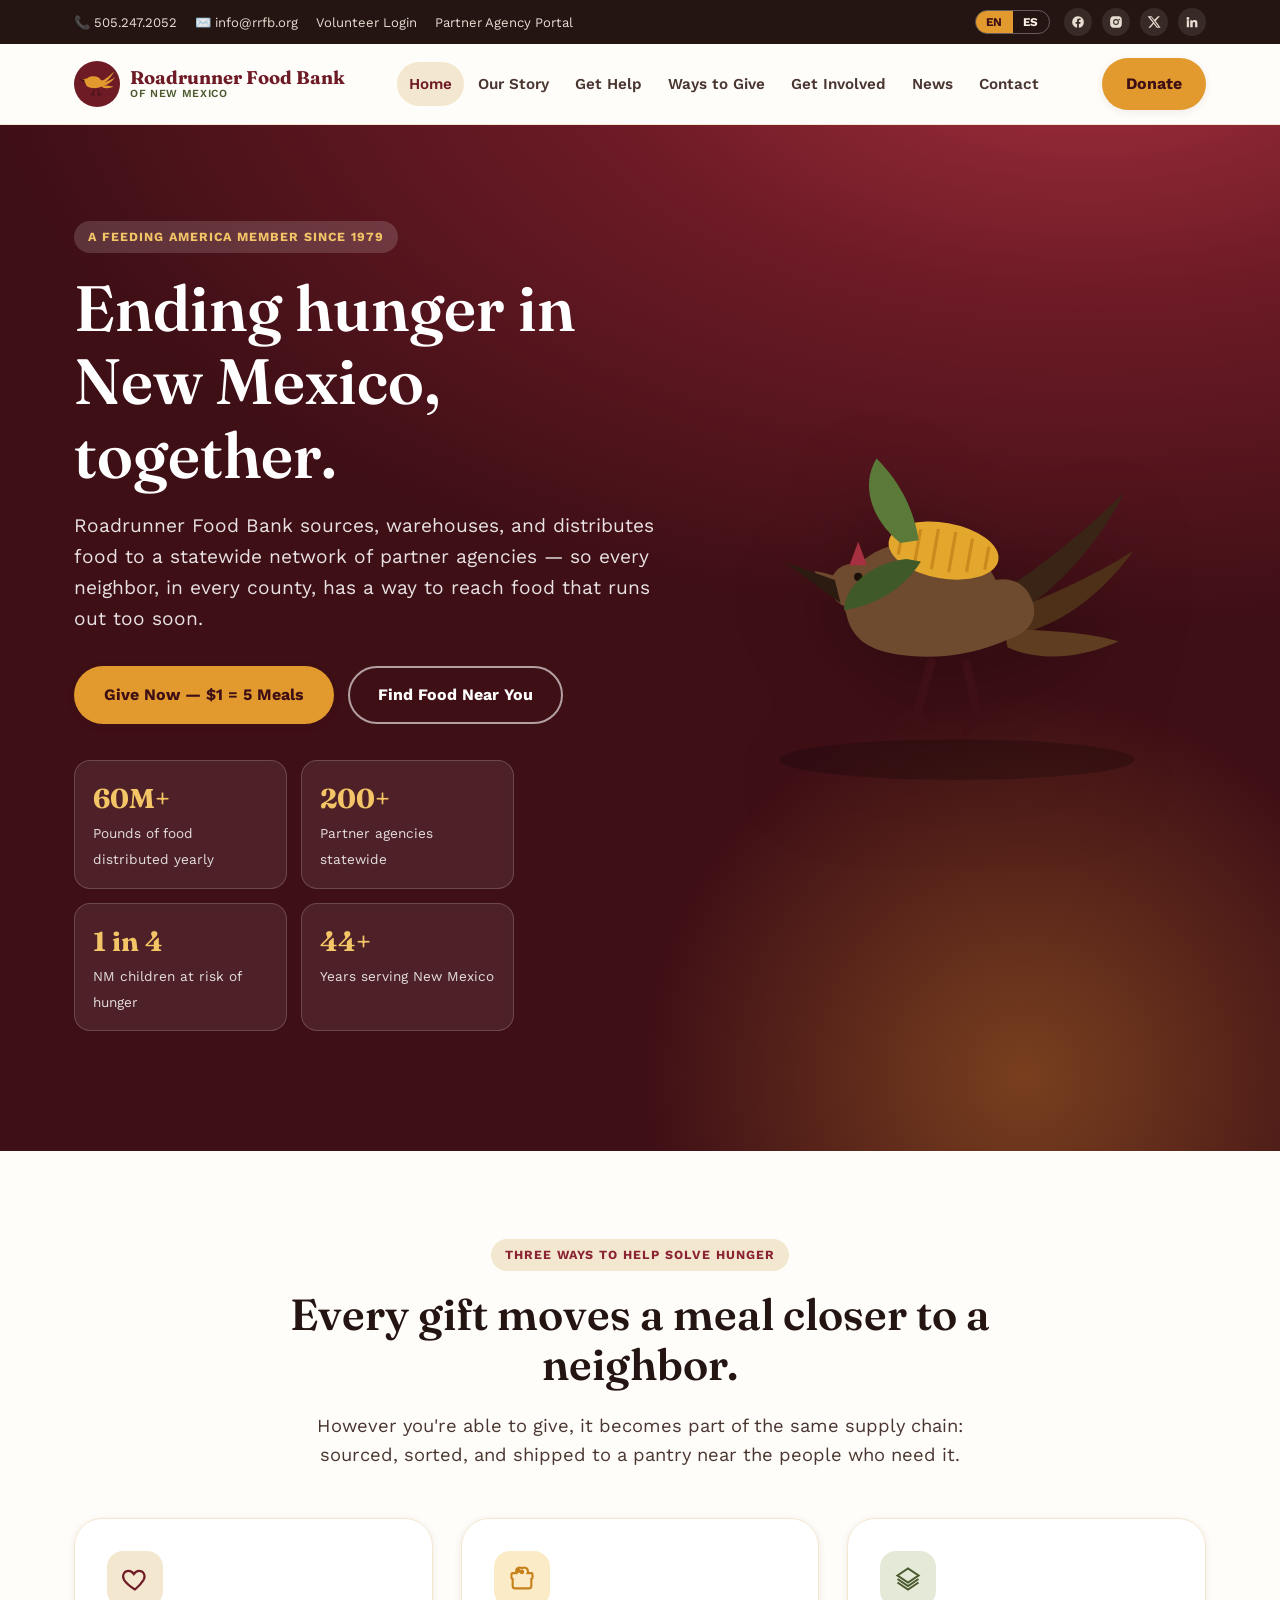
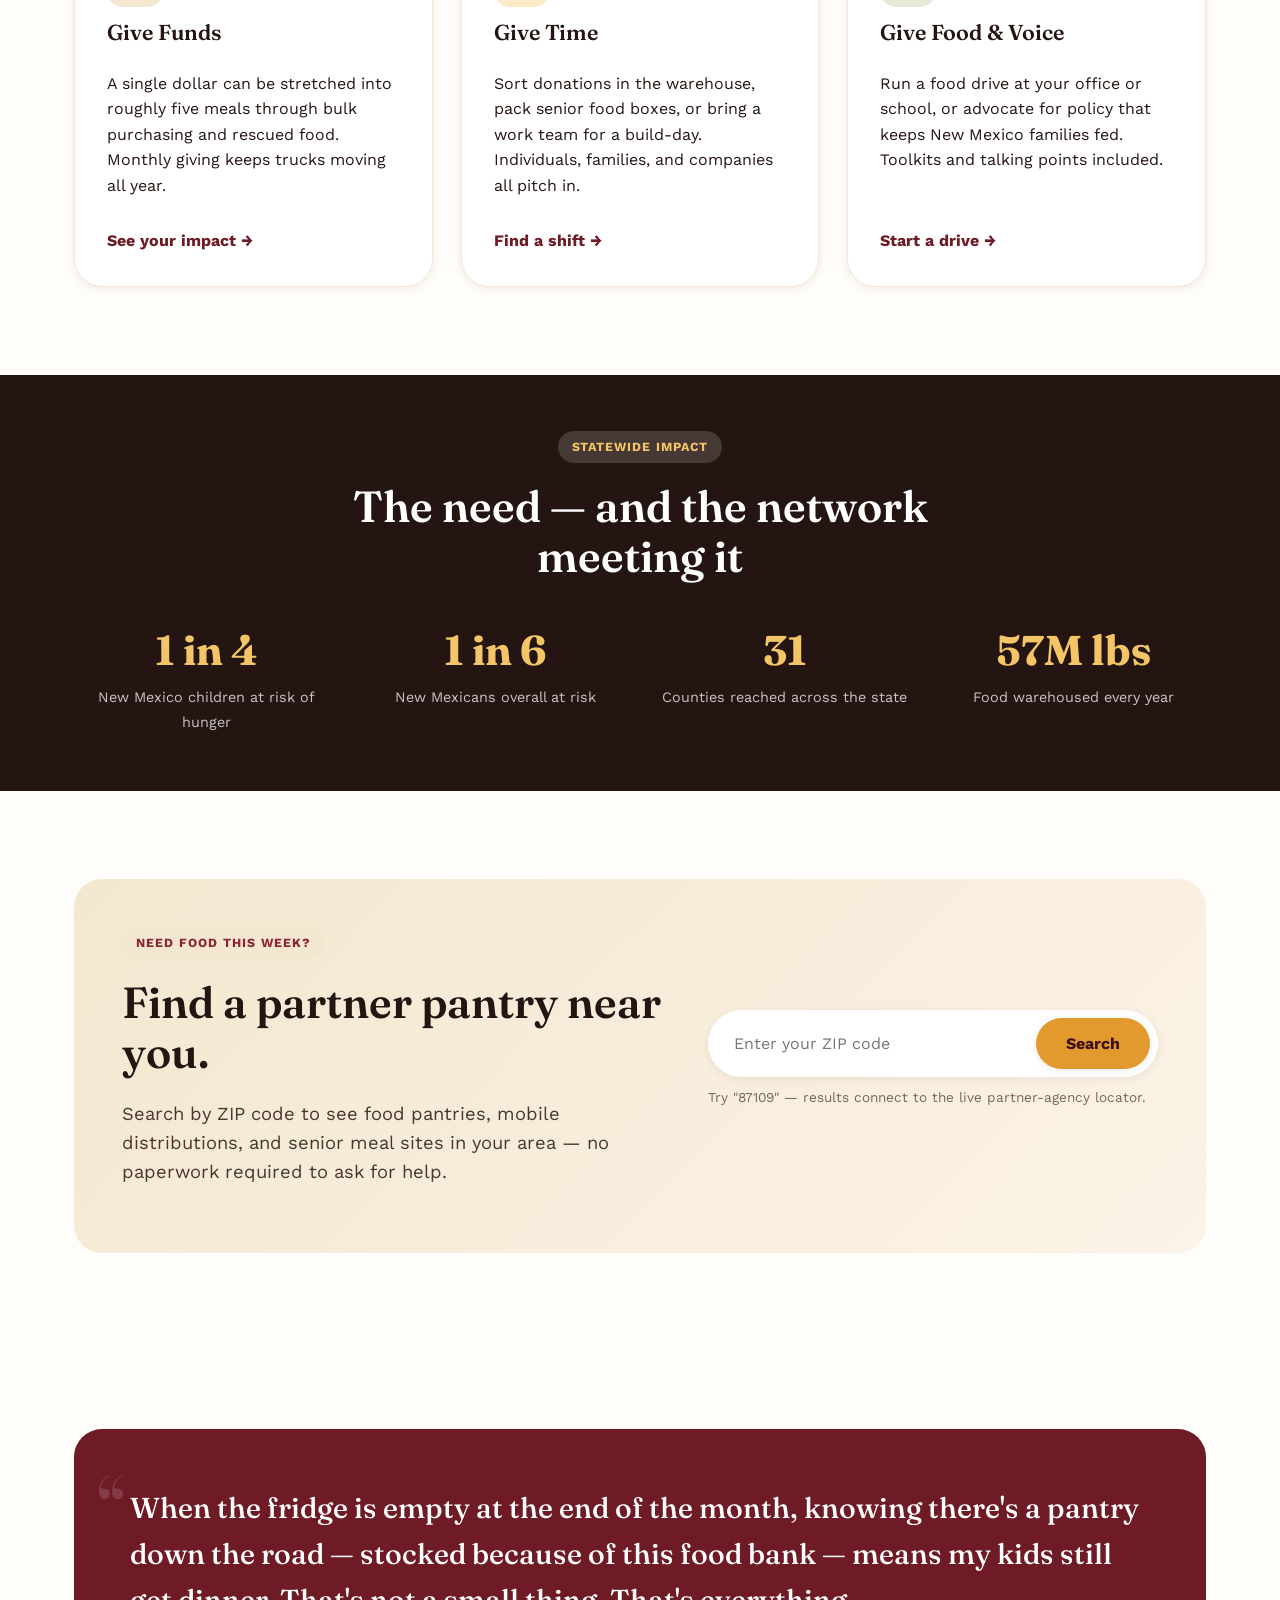
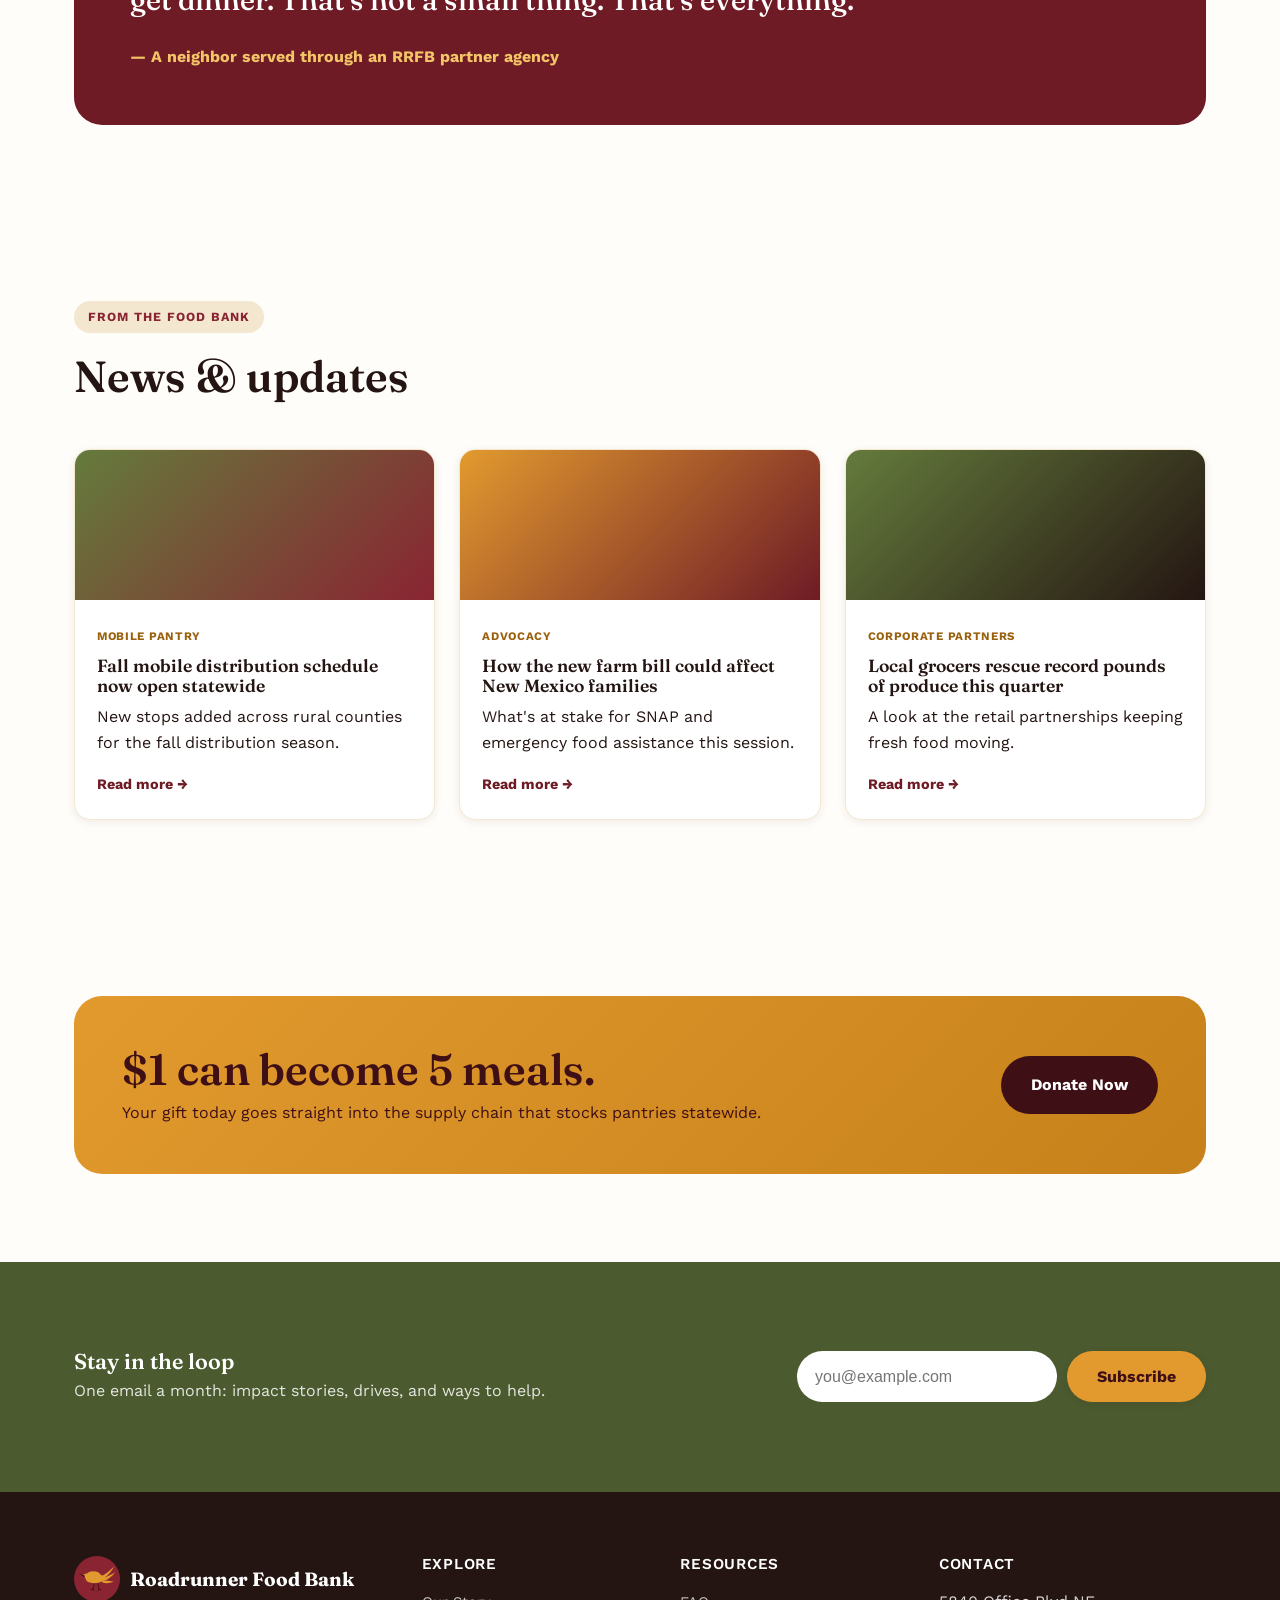
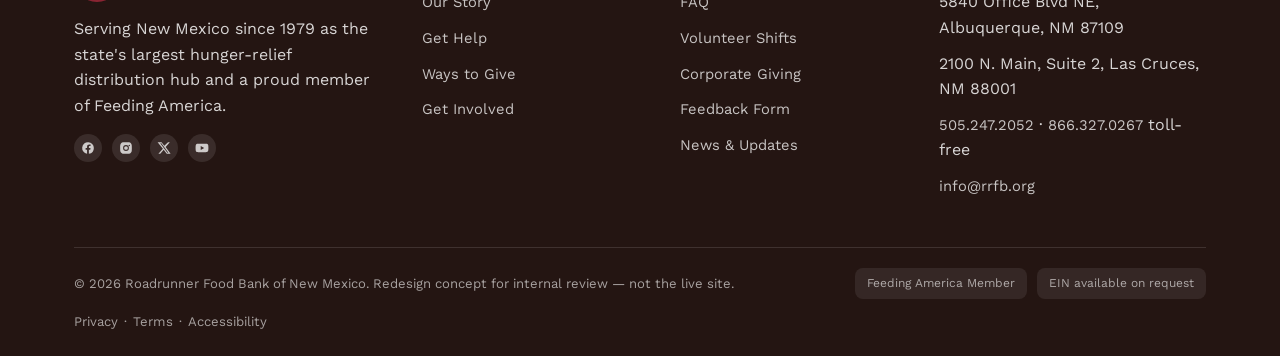
<file: index.html>
<!doctype html>
<html lang="en">
<head>
<meta charset="utf-8">
<meta name="viewport" content="width=device-width, initial-scale=1">
<title data-i18n="index.roadrunner-food-bank-of-new">Roadrunner Food Bank of New Mexico — Redesign Concept</title>
<meta name="description" content="A pitch concept redesign of rrfb.org: ending hunger in New Mexico, together.">
<link rel="icon" type="image/svg+xml" href="assets/favicon.svg">
<link rel="apple-touch-icon" href="assets/apple-touch-icon.png">
<link rel="canonical" href="https://sebastiansells13-bot.github.io/rrfb-redesign-concept/index.html">
<meta name="theme-color" content="#6E1B26">
<meta property="og:type" content="website">
<meta property="og:site_name" content="Roadrunner Food Bank of New Mexico">
<meta property="og:title" content="Roadrunner Food Bank of New Mexico — Redesign Concept">
<meta property="og:description" content="A pitch concept redesign of rrfb.org: ending hunger in New Mexico, together.">
<meta property="og:image" content="https://sebastiansells13-bot.github.io/rrfb-redesign-concept/assets/og-image.jpg">
<meta property="og:url" content="https://sebastiansells13-bot.github.io/rrfb-redesign-concept/index.html">
<meta name="twitter:card" content="summary_large_image">
<meta name="twitter:title" content="Roadrunner Food Bank of New Mexico — Redesign Concept">
<meta name="twitter:description" content="A pitch concept redesign of rrfb.org: ending hunger in New Mexico, together.">
<meta name="twitter:image" content="https://sebastiansells13-bot.github.io/rrfb-redesign-concept/assets/og-image.jpg">
<link rel="preconnect" href="https://fonts.googleapis.com">
<link rel="preconnect" href="https://fonts.gstatic.com" crossorigin>
<link href="https://fonts.googleapis.com/css2?family=Fraunces:opsz,wght@9..144,500;9..144,600;9..144,700&family=Work+Sans:wght@400;500;600;700&display=swap" rel="stylesheet">
<link rel="stylesheet" href="css/style.css">
<script>
  // Hide the page for a moment when the visitor chose Spanish, so English
  // doesn't flash before js/i18n.js swaps the copy (it removes this class;
  // the timeout is a failsafe in case that script never loads).
  try { if (localStorage.getItem("lang") === "es") { document.documentElement.classList.add("i18n-pending"); setTimeout(function () { document.documentElement.classList.remove("i18n-pending"); }, 1500); } } catch (e) {}
</script>
<script type="application/ld+json">
{
  "@context": "https://schema.org",
  "@type": "NGO",
  "name": "Roadrunner Food Bank of New Mexico",
  "url": "https://sebastiansells13-bot.github.io/rrfb-redesign-concept/index.html",
  "logo": "https://sebastiansells13-bot.github.io/rrfb-redesign-concept/assets/apple-touch-icon.png",
  "description": "Roadrunner Food Bank of New Mexico is a Feeding America member food bank sourcing, warehousing, and distributing food statewide since 1979.",
  "address": [
    {
      "@type": "PostalAddress",
      "streetAddress": "5840 Office Blvd NE",
      "addressLocality": "Albuquerque",
      "addressRegion": "NM",
      "postalCode": "87109",
      "addressCountry": "US"
    },
    {
      "@type": "PostalAddress",
      "streetAddress": "2100 N. Main, Suite 2",
      "addressLocality": "Las Cruces",
      "addressRegion": "NM",
      "postalCode": "88001",
      "addressCountry": "US"
    }
  ],
  "telephone": "+1-505-247-2052",
  "email": "info@rrfb.org",
  "sameAs": [
    "https://www.facebook.com/roadrunner.food.bank/",
    "https://www.instagram.com/roadrunnerfoodbank/",
    "https://twitter.com/RoadrunnerFdBnk",
    "https://www.linkedin.com/company/roadrunner-food-bank-of-new-mexico/",
    "https://www.youtube.com/user/roadrunnerfoodbank"
  ]
}
</script>
</head>
<body>
<a class="skip-link" href="#main" data-i18n="common.skip-to-content">Skip to content</a>

<div class="utility-bar">
  <div class="container">
    <div class="utility-left">
      <a href="tel:5052472052">📞 505.247.2052</a>
      <a href="mailto:info@rrfb.org" data-i18n-skip>✉️ info@rrfb.org</a>
      <a href="#" data-i18n="common.volunteer-login">Volunteer Login</a>
      <a href="#" data-i18n="common.partner-agency-portal">Partner Agency Portal</a>
    </div>
    <div class="utility-right">
      <div class="lang-toggle" role="group" aria-label="Language / Idioma" data-i18n-skip>
        <button type="button" class="lang-toggle__btn" data-lang-toggle="en" aria-pressed="true" lang="en" aria-label="English" title="English">EN</button>
        <button type="button" class="lang-toggle__btn" data-lang-toggle="es" aria-pressed="false" lang="es" aria-label="Español" title="Español">ES</button>
      </div>
      <div class="social-row" data-i18n-skip>
        <a href="https://www.facebook.com/roadrunner.food.bank/" aria-label="Facebook"><svg viewBox="0 0 24 24"><path d="M22 12a10 10 0 1 0-11.6 9.9v-7H7.9V12h2.5V9.8c0-2.5 1.5-3.9 3.8-3.9 1.1 0 2.2.2 2.2.2v2.4h-1.3c-1.2 0-1.6.8-1.6 1.6V12h2.8l-.4 2.9h-2.4v7A10 10 0 0 0 22 12"/></svg></a>
        <a href="https://www.instagram.com/roadrunnerfoodbank/" aria-label="Instagram"><svg viewBox="0 0 24 24"><path d="M12 2c2.7 0 3.1 0 4.1.1 1.1 0 1.8.2 2.5.5.7.3 1.2.6 1.7 1.1.5.5.9 1 1.1 1.7.3.7.4 1.4.5 2.5 0 1 .1 1.4.1 4.1s0 3.1-.1 4.1c0 1.1-.2 1.8-.5 2.5-.3.7-.6 1.2-1.1 1.7-.5.5-1 .9-1.7 1.1-.7.3-1.4.4-2.5.5-1 0-1.4.1-4.1.1s-3.1 0-4.1-.1c-1.1 0-1.8-.2-2.5-.5-.7-.3-1.2-.6-1.7-1.1-.5-.5-.9-1-1.1-1.7-.3-.7-.4-1.4-.5-2.5C2 15.1 2 14.7 2 12s0-3.1.1-4.1c0-1.1.2-1.8.5-2.5.3-.7.6-1.2 1.1-1.7.5-.5 1-.9 1.7-1.1.7-.3 1.4-.4 2.5-.5C8.9 2 9.3 2 12 2m0 5a5 5 0 1 0 0 10 5 5 0 0 0 0-10m0 8.2a3.2 3.2 0 1 1 0-6.4 3.2 3.2 0 0 1 0 6.4M17.6 6.4a1.2 1.2 0 1 0 0 2.4 1.2 1.2 0 0 0 0-2.4"/></svg></a>
        <a href="https://twitter.com/RoadrunnerFdBnk" aria-label="Twitter / X"><svg viewBox="0 0 24 24"><path d="M18.9 2H22l-7.2 8.3L23.3 22h-6.6l-5.2-6.8L5.6 22H2.4l7.7-8.8L1 2h6.8l4.7 6.2L18.9 2Zm-1.2 18h1.8L7.4 3.9H5.5L17.7 20Z"/></svg></a>
        <a href="https://www.linkedin.com/company/roadrunner-food-bank-of-new-mexico/" aria-label="LinkedIn"><svg viewBox="0 0 24 24"><path d="M4.98 3.5a2.5 2.5 0 1 1 0 5 2.5 2.5 0 0 1 0-5M3 9h4v12H3zM9 9h3.8v1.7h.1c.5-1 1.8-2 3.7-2 4 0 4.7 2.6 4.7 6V21h-4v-5.8c0-1.4 0-3.1-1.9-3.1-1.9 0-2.2 1.5-2.2 3v6H9z"/></svg></a>
      </div>
    </div>
  </div>
</div>

<header class="site-header">
  <div class="container nav-wrap">
    <a href="index.html" class="brand">
      <svg class="brand-mark" viewBox="0 0 48 48" aria-hidden="true">
        <circle cx="24" cy="24" r="24" fill="#6E1B26"/>
        <g transform="translate(8,10) scale(0.315)">
          <g stroke="#3F0F16" stroke-width="3" stroke-linecap="round" stroke-linejoin="round" fill="none">
            <path d="M42,60 L37,78 M37,78 L31,80 M37,78 L41,83"/>
            <path d="M54,61 L58,79 M58,79 L64,80 M58,79 L54,84"/>
          </g>
          <path d="M66,36 C82,26 98,12 108,2 C100,18 88,32 74,42 Z" fill="#E29A2E"/>
          <path d="M68,43 C86,36 102,28 111,22 C101,36 88,46 74,50 Z" fill="#E29A2E"/>
          <path d="M67,49 C82,49 96,50 106,53 C93,59 79,60 68,55 Z" fill="#E29A2E"/>
          <path d="M13,44 C9,31 20,20 36,19 C49,18 60,23 64,32 C69,31 74,33 76,38 C79,44 76,50 69,52 C58,57 46,59 35,58 C22,57 15,53 13,44 Z" fill="#E29A2E"/>
          <path d="M16,40 C10,38 5,34 2,29 C8,30 14,32 19,36 Z" fill="#E29A2E"/>
          <circle cx="15" cy="34" r="7.5" fill="#E29A2E"/>
          <path d="M9,32 L-8,26 L11,40 Z" fill="#3F0F16"/>
        </g>
      </svg>
      <span class="brand-text" data-i18n-skip><strong>Roadrunner Food Bank</strong><span>of New Mexico</span></span>
    </a>
    <nav class="primary-nav" aria-label="Primary" data-i18n-attr="aria-label:common.primary">
      <a href="index.html" aria-current="page" data-i18n="nav.home">Home</a>
      <a href="about.html" data-i18n="nav.our-story">Our Story</a>
      <a href="get-help.html" data-i18n="nav.get-help">Get Help</a>
      <a href="ways-to-give.html" data-i18n="nav.ways-to-give">Ways to Give</a>
      <a href="get-involved.html" data-i18n="nav.get-involved">Get Involved</a>
      <a href="news.html" data-i18n="nav.news">News</a>
      <a href="contact.html" data-i18n="nav.contact">Contact</a>
    </nav>
    <div class="header-cta">
      <a href="get-help.html" class="btn btn-outline btn-sm" data-i18n="common.find-food">Find Food</a>
      <a href="ways-to-give.html" class="btn btn-primary" data-i18n="common.donate">Donate</a>
      <button class="nav-toggle" data-i18n-skip aria-label="Toggle menu" aria-expanded="false"><span></span><span></span><span></span></button>
    </div>
  </div>
</header>

<main id="main">

  <section class="hero">
    <div class="container hero-grid">
      <div>
        <span class="eyebrow on-dark" data-i18n="index.a-feeding-america-member-since">A Feeding America Member Since 1979</span>
        <h1 data-i18n="index.ending-hunger-in-new-mexico">Ending hunger in New Mexico, together.</h1>
        <p class="lede" data-i18n="index.roadrunner-food-bank-sources-warehouses">Roadrunner Food Bank sources, warehouses, and distributes food to a statewide network of partner agencies — so every neighbor, in every county, has a way to reach food that runs out too soon.</p>
        <div class="hero-actions">
          <a href="ways-to-give.html" class="btn btn-primary" data-i18n="index.give-now-1-5-meals">Give Now — $1 = 5 Meals</a>
          <a href="get-help.html" class="btn btn-secondary" data-i18n="common.find-food-near-you">Find Food Near You</a>
        </div>
        <div class="hero-stats">
          <div class="stat"><b data-count-to="60" data-suffix="M+">0</b><span data-i18n="index.pounds-of-food-distributed-yearly">Pounds of food distributed yearly</span></div>
          <div class="stat"><b data-count-to="200" data-suffix="+">0</b><span data-i18n="index.partner-agencies-statewide">Partner agencies statewide</span></div>
          <div class="stat"><b data-i18n="index.1-in-4">1 in 4</b><span data-i18n="index.nm-children-at-risk-of">NM children at risk of hunger</span></div>
          <div class="stat"><b data-count-to="45" data-suffix="+">0</b><span data-i18n="index.years-serving-new-mexico">Years serving New Mexico</span></div>
        </div>
      </div>
      <div class="hero-art" aria-hidden="true">
        <svg class="rr-illustration" viewBox="0 0 480 420" xmlns="http://www.w3.org/2000/svg">
          <ellipse cx="235" cy="345" rx="175" ry="20" fill="rgba(0,0,0,.22)"/>
          <g transform="translate(89,76) scale(2.88)">
            <!-- legs -->
            <g stroke="#3F0F16" stroke-width="3" stroke-linecap="round" stroke-linejoin="round" fill="none">
              <path d="M42,60 L37,78 M37,78 L31,80 M37,78 L41,83"/>
              <path d="M54,61 L58,79 M58,79 L64,80 M58,79 L54,84"/>
            </g>
            <!-- tail feathers -->
            <path d="M66,36 C82,26 98,12 108,2 C100,18 88,32 74,42 Z" fill="#3A2415"/>
            <path d="M68,43 C86,36 102,28 111,22 C101,36 88,46 74,50 Z" fill="#4E3018"/>
            <path d="M67,49 C82,49 96,50 106,53 C93,59 79,60 68,55 Z" fill="#5F3D20"/>
            <!-- body -->
            <path d="M13,44 C9,31 20,20 36,19 C49,18 60,23 64,32 C69,31 74,33 76,38 C79,44 76,50 69,52 C58,57 46,59 35,58 C22,57 15,53 13,44 Z" fill="#6E4A2E"/>
            <!-- neck + head -->
            <path d="M16,40 C10,38 5,34 2,29 C8,30 14,32 19,36 Z" fill="#6E4A2E"/>
            <circle cx="15" cy="34" r="7.5" fill="#6E4A2E"/>
            <!-- beak -->
            <path d="M9,32 L-8,26 L11,40 Z" fill="#2C1B10"/>
            <circle cx="17" cy="31" r="1.4" fill="#1a1008"/>
            <!-- red comb -->
            <path d="M14,27 L17,19 L20,27 Z" fill="#A6303F"/>
            <!-- corn cob on its back -->
            <g transform="translate(30,10) rotate(10)">
              <ellipse cx="18" cy="9" rx="19" ry="9.5" fill="#E3A72E"/>
              <g stroke="#C98A1E" stroke-width="1.1">
                <line x1="3" y1="5" x2="3" y2="13"/>
                <line x1="9" y1="3.2" x2="9" y2="14.8"/>
                <line x1="15" y1="2" x2="15" y2="16"/>
                <line x1="21" y1="2" x2="21" y2="16"/>
                <line x1="27" y1="3.2" x2="27" y2="14.8"/>
                <line x1="33" y1="5" x2="33" y2="13"/>
              </g>
              <path d="M3,9 C-8,3 -14,-8 -10,-18 C0,-11 6,-2 9,7 Z" fill="#5B7A3A"/>
              <path d="M6,14 C-4,17 -13,25 -12,35 C-1,31 7,24 11,14 Z" fill="#3F5A28"/>
            </g>
          </g>
        </svg>
      </div>
    </div>
  </section>

  <section aria-labelledby="ways-heading">
    <div class="container">
      <div class="section-head center reveal">
        <span class="eyebrow" data-i18n="index.three-ways-to-help-solve">Three ways to help solve hunger</span>
        <h2 id="ways-heading" data-i18n="index.every-gift-moves-a-meal">Every gift moves a meal closer to a neighbor.</h2>
        <p class="lede center" data-i18n="index.however-you-re-able-to">However you're able to give, it becomes part of the same supply chain: sourced, sorted, and shipped to a pantry near the people who need it.</p>
      </div>
      <div class="card-grid">
        <article class="help-card reveal">
          <div class="icon-badge"><svg viewBox="0 0 24 24"><path d="M12 21s-7-4.35-9.5-8.5C.5 8.5 3 5 6.5 5c2 0 3.5 1.2 4.5 2.8C12 6.2 13.5 5 15.5 5 19 5 21.5 8.5 19.5 12.5 17 16.65 12 21 12 21Z"/></svg></div>
          <h3 data-i18n="common.give-funds">Give Funds</h3>
          <p data-i18n="index.a-single-dollar-can-be">A single dollar can be stretched into roughly five meals through bulk purchasing and rescued food. Monthly giving keeps trucks moving all year.</p>
          <a class="card-link" href="ways-to-give.html#funds" data-i18n="index.see-your-impact">See your impact →</a>
        </article>
        <article class="help-card gold reveal">
          <div class="icon-badge"><svg viewBox="0 0 24 24"><path d="M20 7h-3.2A2.99 2.99 0 0 0 17 5.5 3 3 0 0 0 12 3a3 3 0 0 0-5 2.5 3 3 0 0 0 .2 1.5H4a1 1 0 0 0-1 1v3a1 1 0 0 0 1 1v6a2 2 0 0 0 2 2h12a2 2 0 0 0 2-2v-6a1 1 0 0 0 1-1V8a1 1 0 0 0-1-1ZM12 7a1 1 0 1 1 1-1 1 1 0 0 1-1 1Zm-3-3a1 1 0 1 1-1 1 1 1 0 0 1 1-1Z"/></svg></div>
          <h3 data-i18n="common.give-time">Give Time</h3>
          <p data-i18n="index.sort-donations-in-the-warehouse">Sort donations in the warehouse, pack senior food boxes, or bring a work team for a build-day. Individuals, families, and companies all pitch in.</p>
          <a class="card-link" href="get-involved.html#volunteer" data-i18n="index.find-a-shift">Find a shift →</a>
        </article>
        <article class="help-card olive reveal">
          <div class="icon-badge"><svg viewBox="0 0 24 24"><path d="M3 9l9-6 9 6-9 6-9-6Zm0 6l9 6 9-6M3 12l9 6 9-6"/></svg></div>
          <h3 data-i18n="index.give-food-voice">Give Food &amp; Voice</h3>
          <p data-i18n="index.run-a-food-drive-at">Run a food drive at your office or school, or advocate for policy that keeps New Mexico families fed. Toolkits and talking points included.</p>
          <a class="card-link" href="get-involved.html#advocate" data-i18n="index.start-a-drive">Start a drive →</a>
        </article>
      </div>
    </div>
  </section>

  <section class="stat-strip" aria-labelledby="impact-heading">
    <div class="container">
      <div class="section-head center" style="margin-bottom:36px;">
        <span class="eyebrow on-dark" data-i18n="index.statewide-impact">Statewide Impact</span>
        <h2 id="impact-heading" style="color:#fff;" data-i18n="index.the-need-and-the-network">The need — and the network meeting it</h2>
      </div>
    </div>
    <div class="container stats-row">
      <div class="stat"><b data-i18n="index.1-in-4">1 in 4</b><span data-i18n="index.new-mexico-children-at-risk">New Mexico children at risk of hunger</span></div>
      <div class="stat"><b data-i18n="index.1-in-6">1 in 6</b><span data-i18n="index.new-mexicans-overall-at-risk">New Mexicans overall at risk</span></div>
      <div class="stat"><b data-count-to="33" data-suffix="">0</b><span data-i18n="index.counties-reached-across-the-state">Counties reached across the state</span></div>
      <div class="stat"><b data-count-to="60" data-suffix="M lbs">0</b><span data-i18n="index.food-warehoused-every-year">Food warehoused every year</span></div>
    </div>
  </section>

  <section aria-labelledby="finder-heading">
    <div class="container">
      <div class="finder-band reveal">
        <div>
          <span class="eyebrow" data-i18n="index.need-food-this-week">Need food this week?</span>
          <h2 id="finder-heading" data-i18n="index.find-a-partner-pantry-near">Find a partner pantry near you.</h2>
          <p class="lede" data-i18n="index.search-by-zip-code-to">Search by ZIP code to see food pantries, mobile distributions, and senior meal sites in your area — no paperwork required to ask for help.</p>
        </div>
        <div>
          <form class="finder-form" data-finder>
            <input type="text" inputmode="numeric" placeholder="Enter your ZIP code" aria-label="ZIP code" data-i18n-attr="placeholder:common.enter-your-zip-code;aria-label:common.zip-code">
            <button class="btn btn-primary" type="submit" data-i18n="common.search">Search</button>
          </form>
          <p class="finder-note" data-finder-result data-i18n="index.try-87109-results-connect-to">Try "87109" — results connect to the live partner-agency locator.</p>
        </div>
      </div>
    </div>
  </section>

  <section aria-labelledby="story-heading">
    <div class="container">
      <div class="testimonial reveal">
        <span class="quote-mark" aria-hidden="true">“</span>
        <blockquote id="story-heading" data-i18n="index.when-the-fridge-is-empty">
          When the fridge is empty at the end of the month, knowing there's a pantry down the road — stocked because of this food bank — means my kids still get dinner. That's not a small thing. That's everything.
        </blockquote>
        <cite data-i18n="index.a-neighbor-served-through-an">— A neighbor served through an RRFB partner agency</cite>
      </div>
    </div>
  </section>

  <section aria-labelledby="news-heading">
    <div class="container">
      <div class="section-head reveal">
        <span class="eyebrow" data-i18n="index.from-the-food-bank">From the food bank</span>
        <h2 id="news-heading" data-i18n="index.news-updates">News &amp; updates</h2>
      </div>
      <div class="news-grid">
        <article class="news-card reveal">
          <div class="news-thumb"></div>
          <div class="body">
            <span class="news-tag" data-i18n="common.mobile-pantry">Mobile Pantry</span>
            <h3 data-i18n="common.fall-mobile-distribution-schedule-now">Fall mobile distribution schedule now open statewide</h3>
            <p data-i18n="index.new-stops-added-across-rural">New stops added across rural counties for the fall distribution season.</p>
            <a href="news-article.html" data-i18n="common.read-more">Read more →</a>
          </div>
        </article>
        <article class="news-card reveal">
          <div class="news-thumb" style="background:linear-gradient(135deg,var(--gold-500),var(--maroon-700));"></div>
          <div class="body">
            <span class="news-tag" data-i18n="common.advocacy">Advocacy</span>
            <h3 data-i18n="common.how-the-new-farm-bill">How the new farm bill could affect New Mexico families</h3>
            <p data-i18n="index.what-s-at-stake-for">What's at stake for SNAP and emergency food assistance this session.</p>
            <a href="news-article.html" data-i18n="common.read-more">Read more →</a>
          </div>
        </article>
        <article class="news-card reveal">
          <div class="news-thumb" style="background:linear-gradient(135deg,var(--olive-500),var(--ink-900));"></div>
          <div class="body">
            <span class="news-tag" data-i18n="common.corporate-partners">Corporate Partners</span>
            <h3 data-i18n="common.local-grocers-rescue-record-pounds">Local grocers rescue record pounds of produce this quarter</h3>
            <p data-i18n="index.a-look-at-the-retail">A look at the retail partnerships keeping fresh food moving.</p>
            <a href="news-article.html" data-i18n="common.read-more">Read more →</a>
          </div>
        </article>
      </div>
    </div>
  </section>

  <section aria-labelledby="cta-heading">
    <div class="container">
      <div class="cta-band reveal">
        <div>
          <h2 id="cta-heading" data-i18n="index.1-can-become-5-meals">$1 can become 5 meals.</h2>
          <p style="margin:0;" data-i18n="index.your-gift-today-goes-straight">Your gift today goes straight into the supply chain that stocks pantries statewide.</p>
        </div>
        <a href="ways-to-give.html" class="btn" style="background:var(--maroon-900);color:#fff;" data-i18n="index.donate-now">Donate Now</a>
      </div>
    </div>
  </section>

</main>

<section class="newsletter">
  <div class="container">
    <div>
      <h3 style="color:#fff;margin-bottom:4px;" data-i18n="common.stay-in-the-loop">Stay in the loop</h3>
      <p style="margin:0;color:rgba(255,255,255,.85);" data-i18n="common.one-email-a-month-impact">One email a month: impact stories, drives, and ways to help.</p>
    </div>
    <form data-demo-form data-success-target="newsletter-success">
          <div style="position:absolute;left:-9999px;width:1px;height:1px;overflow:hidden;" aria-hidden="true" data-i18n-skip>
            <label for="index-1_website">Leave this field empty</label>
            <input type="text" id="index-1_website" name="website" tabindex="-1" autocomplete="off">
          </div>
          <input type="hidden" name="form_rendered_at" class="form-rendered-at" value="">

      <input type="email" placeholder="you@example.com" aria-label="Email address" required data-i18n-attr="placeholder:common.you-example-com;aria-label:common.email-address">
      <button class="btn btn-primary" type="submit" data-i18n="common.subscribe">Subscribe</button>
    </form>
  </div>
  <div class="container"><p id="newsletter-success" class="form-success" role="status" style="margin-top:14px;" data-i18n="common.thanks-you-re-on-the">Thanks — you're on the list! (demo confirmation)</p></div>
</section>

<footer class="site-footer">
  <div class="container">
    <div class="footer-grid">
      <div>
        <div class="footer-brand" data-i18n-skip>
          <svg class="brand-mark" width="36" height="36" viewBox="0 0 48 48" aria-hidden="true">
            <circle cx="24" cy="24" r="24" fill="#8A2432"/>
            <g transform="translate(8,10) scale(0.315)">
              <g stroke="#3F0F16" stroke-width="3" stroke-linecap="round" stroke-linejoin="round" fill="none">
                <path d="M42,60 L37,78 M37,78 L31,80 M37,78 L41,83"/>
                <path d="M54,61 L58,79 M58,79 L64,80 M58,79 L54,84"/>
              </g>
              <path d="M66,36 C82,26 98,12 108,2 C100,18 88,32 74,42 Z" fill="#E29A2E"/>
              <path d="M68,43 C86,36 102,28 111,22 C101,36 88,46 74,50 Z" fill="#E29A2E"/>
              <path d="M67,49 C82,49 96,50 106,53 C93,59 79,60 68,55 Z" fill="#E29A2E"/>
              <path d="M13,44 C9,31 20,20 36,19 C49,18 60,23 64,32 C69,31 74,33 76,38 C79,44 76,50 69,52 C58,57 46,59 35,58 C22,57 15,53 13,44 Z" fill="#E29A2E"/>
              <path d="M16,40 C10,38 5,34 2,29 C8,30 14,32 19,36 Z" fill="#E29A2E"/>
              <circle cx="15" cy="34" r="7.5" fill="#E29A2E"/>
              <path d="M9,32 L-8,26 L11,40 Z" fill="#3F0F16"/>
            </g>
          </svg>
          <strong>Roadrunner Food Bank</strong>
        </div>
        <p data-i18n="common.serving-new-mexico-since-1979">Serving New Mexico since 1979 as the state's largest hunger-relief distribution hub and a proud member of Feeding America.</p>
        <div class="social-row" data-i18n-skip>
          <a href="https://www.facebook.com/roadrunner.food.bank/" aria-label="Facebook"><svg viewBox="0 0 24 24"><path d="M22 12a10 10 0 1 0-11.6 9.9v-7H7.9V12h2.5V9.8c0-2.5 1.5-3.9 3.8-3.9 1.1 0 2.2.2 2.2.2v2.4h-1.3c-1.2 0-1.6.8-1.6 1.6V12h2.8l-.4 2.9h-2.4v7A10 10 0 0 0 22 12"/></svg></a>
          <a href="https://www.instagram.com/roadrunnerfoodbank/" aria-label="Instagram"><svg viewBox="0 0 24 24"><path d="M12 2c2.7 0 3.1 0 4.1.1 1.1 0 1.8.2 2.5.5.7.3 1.2.6 1.7 1.1.5.5.9 1 1.1 1.7.3.7.4 1.4.5 2.5 0 1 .1 1.4.1 4.1s0 3.1-.1 4.1c0 1.1-.2 1.8-.5 2.5-.3.7-.6 1.2-1.1 1.7-.5.5-1 .9-1.7 1.1-.7.3-1.4.4-2.5.5-1 0-1.4.1-4.1.1s-3.1 0-4.1-.1c-1.1 0-1.8-.2-2.5-.5-.7-.3-1.2-.6-1.7-1.1-.5-.5-.9-1-1.1-1.7-.3-.7-.4-1.4-.5-2.5C2 15.1 2 14.7 2 12s0-3.1.1-4.1c0-1.1.2-1.8.5-2.5.3-.7.6-1.2 1.1-1.7.5-.5 1-.9 1.7-1.1.7-.3 1.4-.4 2.5-.5C8.9 2 9.3 2 12 2m0 5a5 5 0 1 0 0 10 5 5 0 0 0 0-10m0 8.2a3.2 3.2 0 1 1 0-6.4 3.2 3.2 0 0 1 0 6.4M17.6 6.4a1.2 1.2 0 1 0 0 2.4 1.2 1.2 0 0 0 0-2.4"/></svg></a>
          <a href="https://twitter.com/RoadrunnerFdBnk" aria-label="Twitter / X"><svg viewBox="0 0 24 24"><path d="M18.9 2H22l-7.2 8.3L23.3 22h-6.6l-5.2-6.8L5.6 22H2.4l7.7-8.8L1 2h6.8l4.7 6.2L18.9 2Zm-1.2 18h1.8L7.4 3.9H5.5L17.7 20Z"/></svg></a>
          <a href="https://www.youtube.com/user/roadrunnerfoodbank" aria-label="YouTube"><svg viewBox="0 0 24 24"><path d="M23 12s0-3.4-.4-5a3 3 0 0 0-2.1-2.1C18.9 4.5 12 4.5 12 4.5s-6.9 0-8.5.4A3 3 0 0 0 1.4 7C1 8.6 1 12 1 12s0 3.4.4 5A3 3 0 0 0 3.5 19c1.6.4 8.5.4 8.5.4s6.9 0 8.5-.4a3 3 0 0 0 2.1-2.1c.4-1.6.4-5 .4-5ZM9.8 15.5v-7l6 3.5Z"/></svg></a>
        </div>
      </div>
      <div>
        <h4 data-i18n="common.explore">Explore</h4>
        <ul>
          <li><a href="about.html" data-i18n="common.our-story">Our Story</a></li>
          <li><a href="get-help.html" data-i18n="common.get-help">Get Help</a></li>
          <li><a href="ways-to-give.html" data-i18n="common.ways-to-give">Ways to Give</a></li>
          <li><a href="get-involved.html" data-i18n="common.get-involved">Get Involved</a></li>
        </ul>
      </div>
      <div>
        <h4 data-i18n="common.resources">Resources</h4>
        <ul>
          <li><a href="get-help.html#faq" data-i18n="common.faq">FAQ</a></li>
          <li><a href="get-involved.html#volunteer" data-i18n="common.volunteer-shifts">Volunteer Shifts</a></li>
          <li><a href="ways-to-give.html#corporate" data-i18n="common.corporate-giving">Corporate Giving</a></li>
          <li><a href="contact.html" data-i18n="common.feedback-form">Feedback Form</a></li>
        <li><a href="news.html" data-i18n="common.news-updates">News &amp; Updates</a></li>
        </ul>
      </div>
      <div>
        <h4 data-i18n="common.contact">Contact</h4>
        <ul>
          <li data-i18n-skip>5840 Office Blvd NE, Albuquerque, NM 87109</li>
          <li data-i18n-skip>2100 N. Main, Suite 2, Las Cruces, NM 88001</li>
          <li><a href="tel:5052472052">505.247.2052</a> · <a href="tel:8663270267">866.327.0267</a> <span data-i18n="common.toll-free">toll-free</span></li>
          <li><a href="mailto:info@rrfb.org" data-i18n-skip>info@rrfb.org</a></li>
        </ul>
      </div>
    </div>
    <div class="footer-bottom">
      <span>© <span data-year>2026</span> <span data-i18n-skip>Roadrunner Food Bank of New Mexico.</span> <span data-i18n="common.redesign-concept-for-internal-review">Redesign concept for internal review — not the live site.</span></span>
      <div class="footer-badges"><span class="badge" data-i18n="common.feeding-america-member">Feeding America Member</span><span class="badge" data-i18n="common.ein-available-on-request">EIN available on request</span></div>
      <nav class="footer-legal" aria-label="Legal" data-i18n-attr="aria-label:common.legal"><a href="privacy.html" data-i18n="common.privacy">Privacy</a><span aria-hidden="true">·</span><a href="terms.html" data-i18n="common.terms">Terms</a><span aria-hidden="true">·</span><a href="accessibility.html" data-i18n="common.accessibility">Accessibility</a></nav>
    </div>
  </div>
</footer>

<script src="js/i18n-data.js" defer></script>
<script src="js/i18n.js" defer></script>
<script src="js/main.js" defer></script>
</body>
</html>
</file>
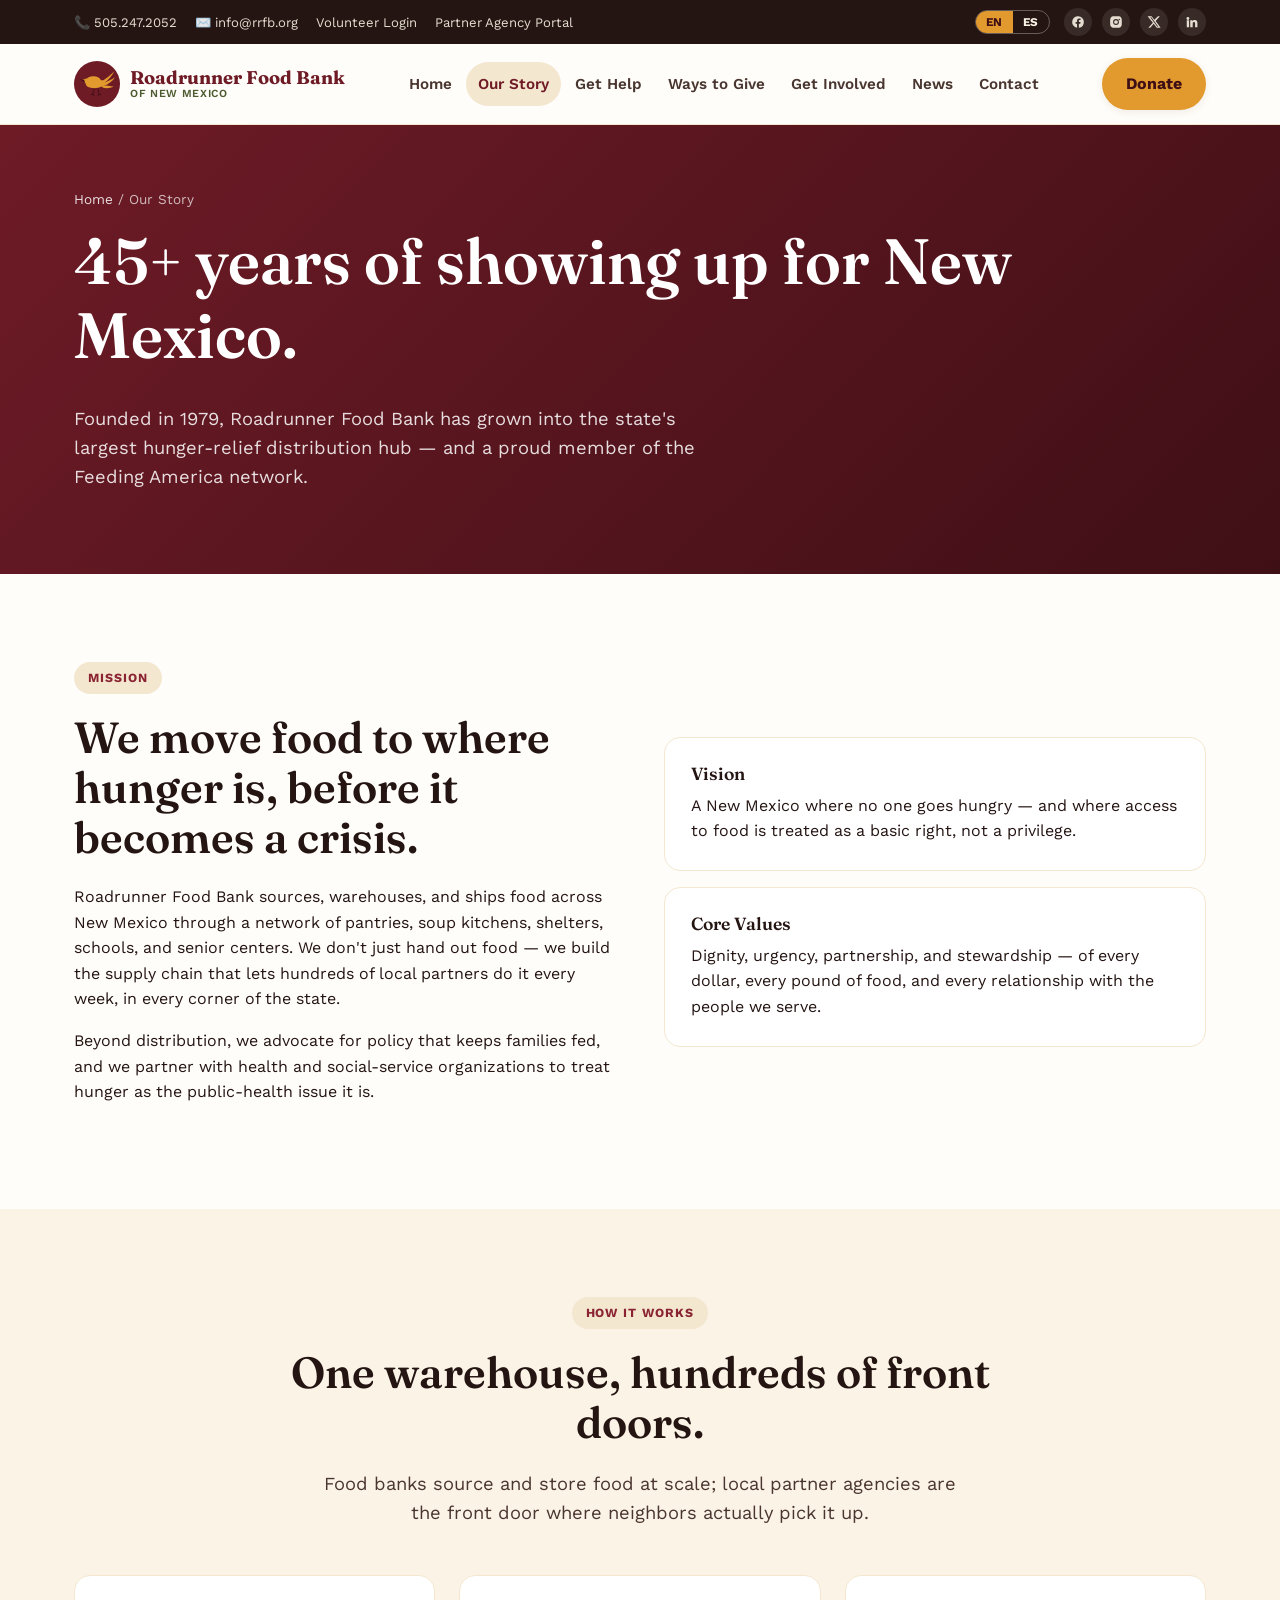
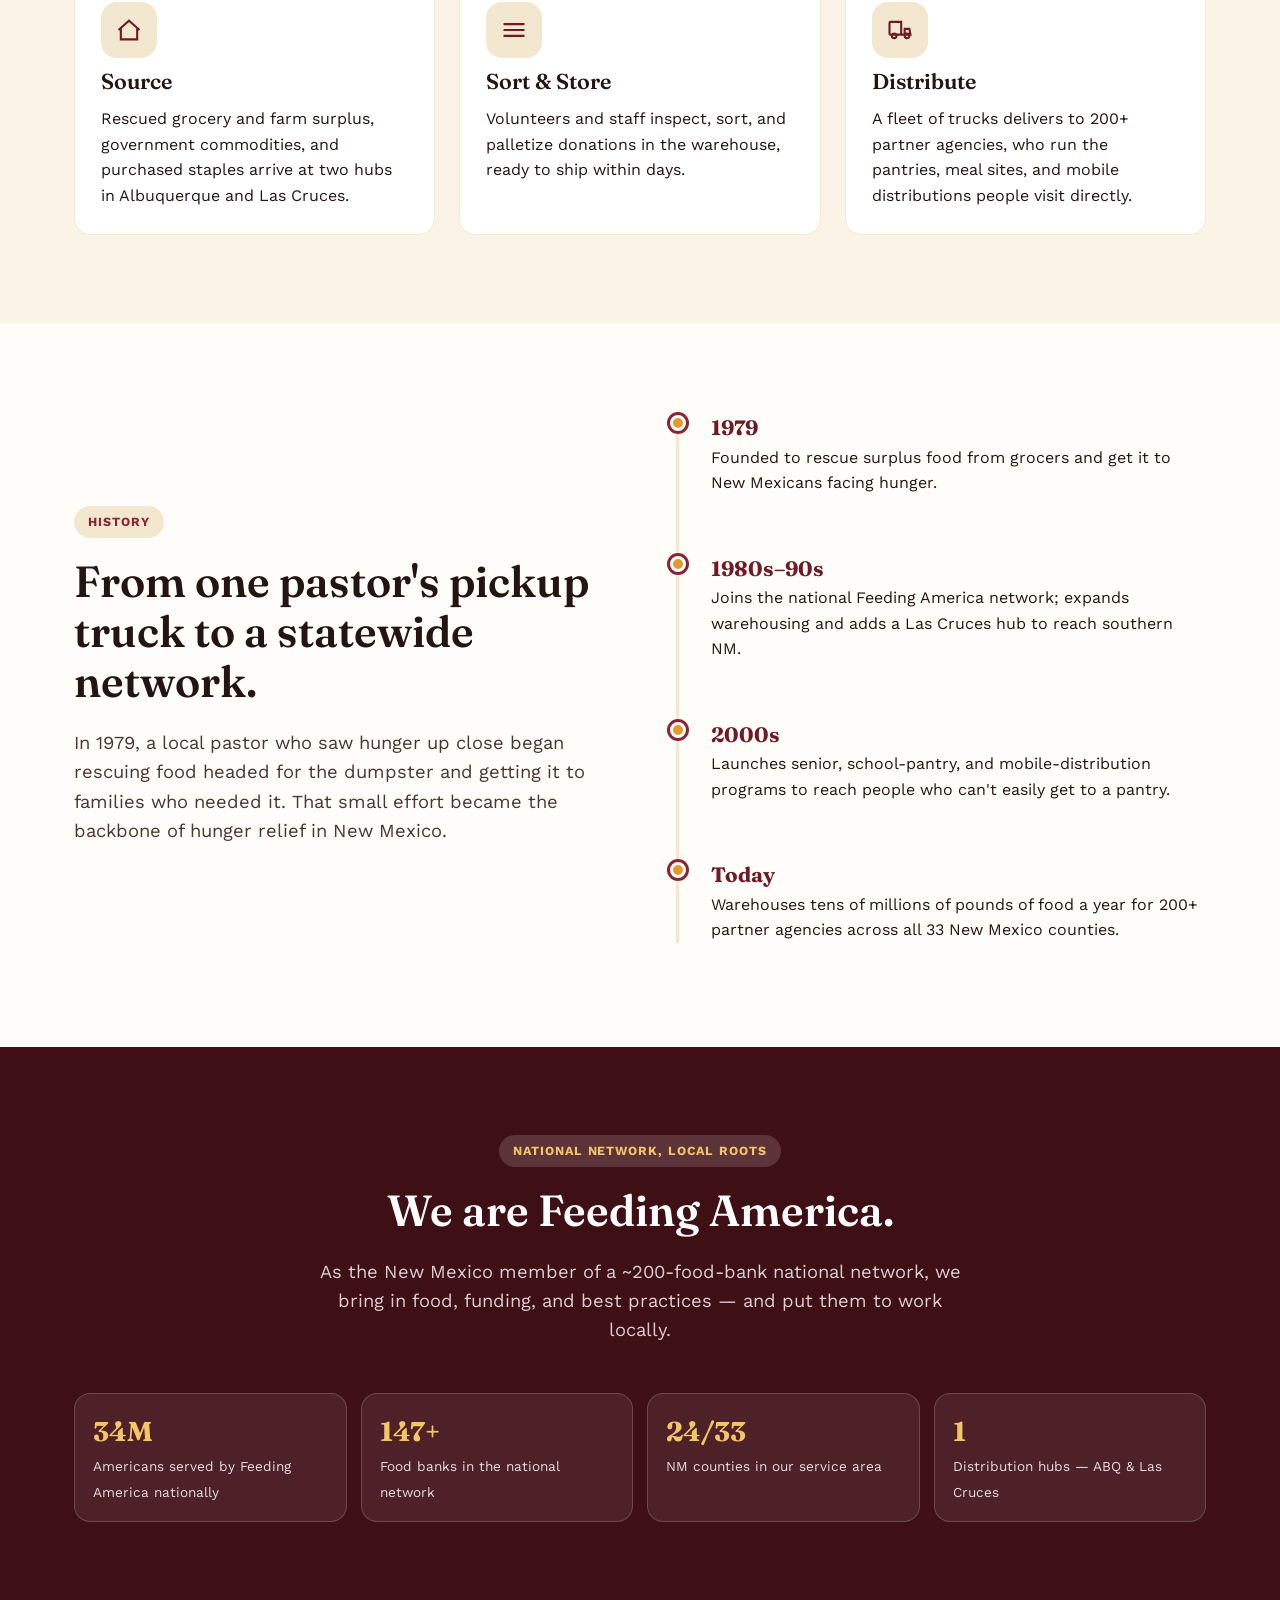
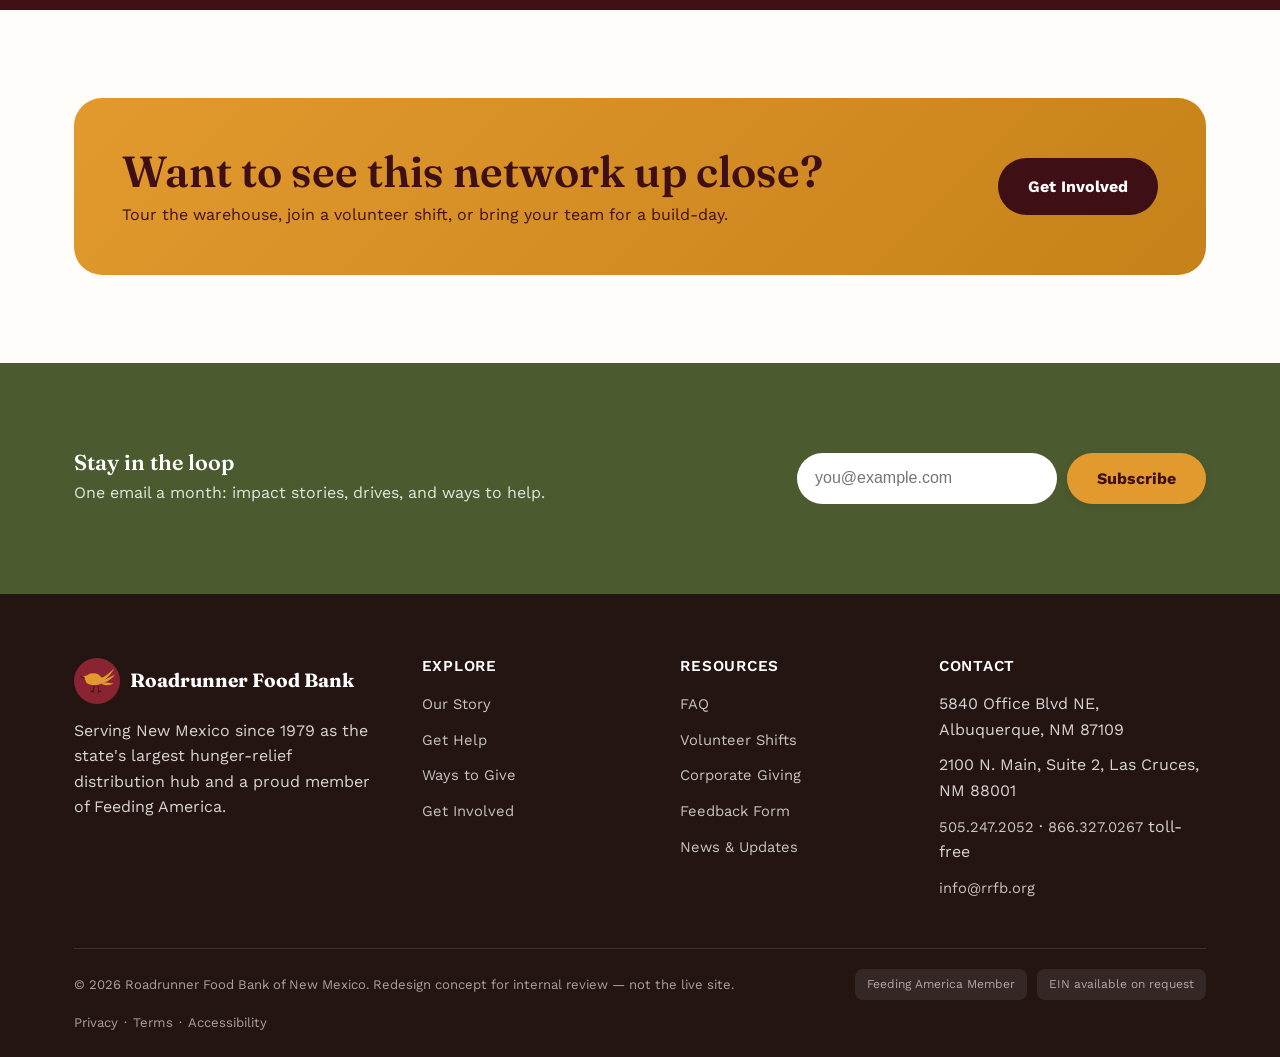
<file: about.html>
<!doctype html>
<html lang="en">
<head>
<meta charset="utf-8">
<meta name="viewport" content="width=device-width, initial-scale=1">
<title data-i18n="about.our-story-roadrunner-food-bank">Our Story — Roadrunner Food Bank Redesign Concept</title>
<meta name="description" content="45+ years fighting hunger in New Mexico: mission, history, and statewide impact.">
<link rel="icon" type="image/svg+xml" href="assets/favicon.svg">
<link rel="apple-touch-icon" href="assets/apple-touch-icon.png">
<link rel="canonical" href="https://sebastiansells13-bot.github.io/rrfb-redesign-concept/about.html">
<meta name="theme-color" content="#6E1B26">
<meta property="og:type" content="website">
<meta property="og:site_name" content="Roadrunner Food Bank of New Mexico">
<meta property="og:title" content="Our Story — Roadrunner Food Bank Redesign Concept">
<meta property="og:description" content="45+ years fighting hunger in New Mexico: mission, history, and statewide impact.">
<meta property="og:image" content="https://sebastiansells13-bot.github.io/rrfb-redesign-concept/assets/og-image.jpg">
<meta property="og:url" content="https://sebastiansells13-bot.github.io/rrfb-redesign-concept/about.html">
<meta name="twitter:card" content="summary_large_image">
<meta name="twitter:title" content="Our Story — Roadrunner Food Bank Redesign Concept">
<meta name="twitter:description" content="45+ years fighting hunger in New Mexico: mission, history, and statewide impact.">
<meta name="twitter:image" content="https://sebastiansells13-bot.github.io/rrfb-redesign-concept/assets/og-image.jpg">
<link rel="preconnect" href="https://fonts.googleapis.com">
<link rel="preconnect" href="https://fonts.gstatic.com" crossorigin>
<link href="https://fonts.googleapis.com/css2?family=Fraunces:opsz,wght@9..144,500;9..144,600;9..144,700&family=Work+Sans:wght@400;500;600;700&display=swap" rel="stylesheet">
<link rel="stylesheet" href="css/style.css">
<script>
  // Hide the page for a moment when the visitor chose Spanish, so English
  // doesn't flash before js/i18n.js swaps the copy (it removes this class;
  // the timeout is a failsafe in case that script never loads).
  try { if (localStorage.getItem("lang") === "es") { document.documentElement.classList.add("i18n-pending"); setTimeout(function () { document.documentElement.classList.remove("i18n-pending"); }, 1500); } } catch (e) {}
</script>
<script type="application/ld+json">
{
  "@context": "https://schema.org",
  "@type": "NGO",
  "name": "Roadrunner Food Bank of New Mexico",
  "url": "https://sebastiansells13-bot.github.io/rrfb-redesign-concept/index.html",
  "logo": "https://sebastiansells13-bot.github.io/rrfb-redesign-concept/assets/apple-touch-icon.png",
  "description": "Roadrunner Food Bank of New Mexico is a Feeding America member food bank sourcing, warehousing, and distributing food statewide since 1979.",
  "address": [
    {
      "@type": "PostalAddress",
      "streetAddress": "5840 Office Blvd NE",
      "addressLocality": "Albuquerque",
      "addressRegion": "NM",
      "postalCode": "87109",
      "addressCountry": "US"
    },
    {
      "@type": "PostalAddress",
      "streetAddress": "2100 N. Main, Suite 2",
      "addressLocality": "Las Cruces",
      "addressRegion": "NM",
      "postalCode": "88001",
      "addressCountry": "US"
    }
  ],
  "telephone": "+1-505-247-2052",
  "email": "info@rrfb.org",
  "sameAs": [
    "https://www.facebook.com/roadrunner.food.bank/",
    "https://www.instagram.com/roadrunnerfoodbank/",
    "https://twitter.com/RoadrunnerFdBnk",
    "https://www.linkedin.com/company/roadrunner-food-bank-of-new-mexico/",
    "https://www.youtube.com/user/roadrunnerfoodbank"
  ]
}
</script>
</head>
<body>
<a class="skip-link" href="#main" data-i18n="common.skip-to-content">Skip to content</a>

<div class="utility-bar">
  <div class="container">
    <div class="utility-left">
      <a href="tel:5052472052">📞 505.247.2052</a>
      <a href="mailto:info@rrfb.org" data-i18n-skip>✉️ info@rrfb.org</a>
      <a href="#" data-i18n="common.volunteer-login">Volunteer Login</a>
      <a href="#" data-i18n="common.partner-agency-portal">Partner Agency Portal</a>
    </div>
    <div class="utility-right">
      <div class="lang-toggle" role="group" aria-label="Language / Idioma" data-i18n-skip>
        <button type="button" class="lang-toggle__btn" data-lang-toggle="en" aria-pressed="true" lang="en" aria-label="English" title="English">EN</button>
        <button type="button" class="lang-toggle__btn" data-lang-toggle="es" aria-pressed="false" lang="es" aria-label="Español" title="Español">ES</button>
      </div>
      <div class="social-row" data-i18n-skip>
      <a href="https://www.facebook.com/roadrunner.food.bank/" aria-label="Facebook"><svg viewBox="0 0 24 24"><path d="M22 12a10 10 0 1 0-11.6 9.9v-7H7.9V12h2.5V9.8c0-2.5 1.5-3.9 3.8-3.9 1.1 0 2.2.2 2.2.2v2.4h-1.3c-1.2 0-1.6.8-1.6 1.6V12h2.8l-.4 2.9h-2.4v7A10 10 0 0 0 22 12"/></svg></a>
      <a href="https://www.instagram.com/roadrunnerfoodbank/" aria-label="Instagram"><svg viewBox="0 0 24 24"><path d="M12 2c2.7 0 3.1 0 4.1.1 1.1 0 1.8.2 2.5.5.7.3 1.2.6 1.7 1.1.5.5.9 1 1.1 1.7.3.7.4 1.4.5 2.5 0 1 .1 1.4.1 4.1s0 3.1-.1 4.1c0 1.1-.2 1.8-.5 2.5-.3.7-.6 1.2-1.1 1.7-.5.5-1 .9-1.7 1.1-.7.3-1.4.4-2.5.5-1 0-1.4.1-4.1.1s-3.1 0-4.1-.1c-1.1 0-1.8-.2-2.5-.5-.7-.3-1.2-.6-1.7-1.1-.5-.5-.9-1-1.1-1.7-.3-.7-.4-1.4-.5-2.5C2 15.1 2 14.7 2 12s0-3.1.1-4.1c0-1.1.2-1.8.5-2.5.3-.7.6-1.2 1.1-1.7.5-.5 1-.9 1.7-1.1.7-.3 1.4-.4 2.5-.5C8.9 2 9.3 2 12 2m0 5a5 5 0 1 0 0 10 5 5 0 0 0 0-10m0 8.2a3.2 3.2 0 1 1 0-6.4 3.2 3.2 0 0 1 0 6.4M17.6 6.4a1.2 1.2 0 1 0 0 2.4 1.2 1.2 0 0 0 0-2.4"/></svg></a>
      <a href="https://twitter.com/RoadrunnerFdBnk" aria-label="Twitter / X"><svg viewBox="0 0 24 24"><path d="M18.9 2H22l-7.2 8.3L23.3 22h-6.6l-5.2-6.8L5.6 22H2.4l7.7-8.8L1 2h6.8l4.7 6.2L18.9 2Zm-1.2 18h1.8L7.4 3.9H5.5L17.7 20Z"/></svg></a>
      <a href="https://www.linkedin.com/company/roadrunner-food-bank-of-new-mexico/" aria-label="LinkedIn"><svg viewBox="0 0 24 24"><path d="M4.98 3.5a2.5 2.5 0 1 1 0 5 2.5 2.5 0 0 1 0-5M3 9h4v12H3zM9 9h3.8v1.7h.1c.5-1 1.8-2 3.7-2 4 0 4.7 2.6 4.7 6V21h-4v-5.8c0-1.4 0-3.1-1.9-3.1-1.9 0-2.2 1.5-2.2 3v6H9z"/></svg></a>
    </div></div>
  </div>
</div>

<header class="site-header">
  <div class="container nav-wrap">
    <a href="index.html" class="brand">
      <svg class="brand-mark" viewBox="0 0 48 48" aria-hidden="true">
        <circle cx="24" cy="24" r="24" fill="#6E1B26"/>
        <g transform="translate(8,10) scale(0.315)">
          <g stroke="#3F0F16" stroke-width="3" stroke-linecap="round" stroke-linejoin="round" fill="none">
            <path d="M42,60 L37,78 M37,78 L31,80 M37,78 L41,83"/>
            <path d="M54,61 L58,79 M58,79 L64,80 M58,79 L54,84"/>
          </g>
          <path d="M66,36 C82,26 98,12 108,2 C100,18 88,32 74,42 Z" fill="#E29A2E"/>
          <path d="M68,43 C86,36 102,28 111,22 C101,36 88,46 74,50 Z" fill="#E29A2E"/>
          <path d="M67,49 C82,49 96,50 106,53 C93,59 79,60 68,55 Z" fill="#E29A2E"/>
          <path d="M13,44 C9,31 20,20 36,19 C49,18 60,23 64,32 C69,31 74,33 76,38 C79,44 76,50 69,52 C58,57 46,59 35,58 C22,57 15,53 13,44 Z" fill="#E29A2E"/>
          <path d="M16,40 C10,38 5,34 2,29 C8,30 14,32 19,36 Z" fill="#E29A2E"/>
          <circle cx="15" cy="34" r="7.5" fill="#E29A2E"/>
          <path d="M9,32 L-8,26 L11,40 Z" fill="#3F0F16"/>
        </g>
      </svg>
      <span class="brand-text" data-i18n-skip><strong>Roadrunner Food Bank</strong><span>of New Mexico</span></span>
    </a>
    <nav class="primary-nav" aria-label="Primary" data-i18n-attr="aria-label:common.primary">
      <a href="index.html" data-i18n="nav.home">Home</a>
      <a href="about.html" aria-current="page" data-i18n="nav.our-story">Our Story</a>
      <a href="get-help.html" data-i18n="nav.get-help">Get Help</a>
      <a href="ways-to-give.html" data-i18n="nav.ways-to-give">Ways to Give</a>
      <a href="get-involved.html" data-i18n="nav.get-involved">Get Involved</a>
      <a href="news.html" data-i18n="nav.news">News</a>
      <a href="contact.html" data-i18n="nav.contact">Contact</a>
    </nav>
    <div class="header-cta">
      <a href="get-help.html" class="btn btn-outline btn-sm" data-i18n="common.find-food">Find Food</a>
      <a href="ways-to-give.html" class="btn btn-primary" data-i18n="common.donate">Donate</a>
      <button class="nav-toggle" data-i18n-skip aria-label="Toggle menu" aria-expanded="false"><span></span><span></span><span></span></button>
    </div>
  </div>
</header>

<main id="main">

  <section class="page-hero">
    <div class="container">
      <p class="breadcrumb"><a href="index.html" data-i18n="common.home">Home</a> / <span data-i18n="common.our-story">Our Story</span></p>
      <h1 data-i18n="about.45-years-of-showing-up">45+ years of showing up for New Mexico.</h1>
      <p class="lede" style="color:rgba(255,255,255,.85);" data-i18n="about.founded-in-1979-roadrunner-food">Founded in 1979, Roadrunner Food Bank has grown into the state's largest hunger-relief distribution hub — and a proud member of the Feeding America network.</p>
    </div>
  </section>

  <section>
    <div class="container two-col">
      <div class="reveal">
        <span class="eyebrow" data-i18n="about.mission">Mission</span>
        <h2 data-i18n="about.we-move-food-to-where">We move food to where hunger is, before it becomes a crisis.</h2>
        <p data-i18n="about.roadrunner-food-bank-sources-warehouses">Roadrunner Food Bank sources, warehouses, and ships food across New Mexico through a network of pantries, soup kitchens, shelters, schools, and senior centers. We don't just hand out food — we build the supply chain that lets hundreds of local partners do it every week, in every corner of the state.</p>
        <p data-i18n="about.beyond-distribution-we-advocate-for">Beyond distribution, we advocate for policy that keeps families fed, and we partner with health and social-service organizations to treat hunger as the public-health issue it is.</p>
      </div>
      <div class="values-grid reveal" style="grid-template-columns:1fr;gap:16px;">
        <div class="value-card">
          <h3 style="font-size:1.1rem;" data-i18n="about.vision">Vision</h3>
          <p style="margin:0;" data-i18n="about.a-new-mexico-where-no">A New Mexico where no one goes hungry — and where access to food is treated as a basic right, not a privilege.</p>
        </div>
        <div class="value-card">
          <h3 style="font-size:1.1rem;" data-i18n="about.core-values">Core Values</h3>
          <p style="margin:0;" data-i18n="about.dignity-urgency-partnership-and-stewardship">Dignity, urgency, partnership, and stewardship — of every dollar, every pound of food, and every relationship with the people we serve.</p>
        </div>
      </div>
    </div>
  </section>

  <section style="background:var(--cream-200);">
    <div class="container">
      <div class="section-head center reveal">
        <span class="eyebrow" data-i18n="about.how-it-works">How it works</span>
        <h2 data-i18n="about.one-warehouse-hundreds-of-front">One warehouse, hundreds of front doors.</h2>
        <p class="lede center" data-i18n="about.food-banks-source-and-store">Food banks source and store food at scale; local partner agencies are the front door where neighbors actually pick it up.</p>
      </div>
      <div class="values-grid">
        <div class="value-card reveal">
          <div class="icon-badge" style="margin-bottom:12px;"><svg viewBox="0 0 24 24"><path d="M3 12l9-8 9 8M5 10v10h14V10"/></svg></div>
          <h3 data-i18n="about.source">Source</h3>
          <p style="margin:0;" data-i18n="about.rescued-grocery-and-farm-surplus">Rescued grocery and farm surplus, government commodities, and purchased staples arrive at two hubs in Albuquerque and Las Cruces.</p>
        </div>
        <div class="value-card reveal">
          <div class="icon-badge" style="margin-bottom:12px;"><svg viewBox="0 0 24 24"><path d="M3 7h18M3 12h18M3 17h18"/></svg></div>
          <h3 data-i18n="about.sort-store">Sort &amp; Store</h3>
          <p style="margin:0;" data-i18n="about.volunteers-and-staff-inspect-sort">Volunteers and staff inspect, sort, and palletize donations in the warehouse, ready to ship within days.</p>
        </div>
        <div class="value-card reveal">
          <div class="icon-badge" style="margin-bottom:12px;"><svg viewBox="0 0 24 24"><path d="M3 16V6a1 1 0 0 1 1-1h9v11M3 16h13m0 0h5l-1-5h-4v5Zm-9 3a2 2 0 1 0 0-4 2 2 0 0 0 0 4Zm11 0a2 2 0 1 0 0-4 2 2 0 0 0 0 4Z"/></svg></div>
          <h3 data-i18n="about.distribute">Distribute</h3>
          <p style="margin:0;" data-i18n="about.a-fleet-of-trucks-delivers">A fleet of trucks delivers to 200+ partner agencies, who run the pantries, meal sites, and mobile distributions people visit directly.</p>
        </div>
      </div>
    </div>
  </section>

  <section>
    <div class="container two-col">
      <div class="reveal">
        <span class="eyebrow" data-i18n="about.history">History</span>
        <h2 data-i18n="about.from-one-pastor-s-pickup">From one pastor's pickup truck to a statewide network.</h2>
        <p class="lede" data-i18n="about.in-1979-a-local-pastor">In 1979, a local pastor who saw hunger up close began rescuing food headed for the dumpster and getting it to families who needed it. That small effort became the backbone of hunger relief in New Mexico.</p>
      </div>
      <div class="reveal">
        <div class="timeline">
          <div class="timeline-item">
            <div class="year">1979</div>
            <p data-i18n="about.founded-to-rescue-surplus-food">Founded to rescue surplus food from grocers and get it to New Mexicans facing hunger.</p>
          </div>
          <div class="timeline-item">
            <div class="year">1980s–90s</div>
            <p data-i18n="about.joins-the-national-feeding-america">Joins the national Feeding America network; expands warehousing and adds a Las Cruces hub to reach southern NM.</p>
          </div>
          <div class="timeline-item">
            <div class="year">2000s</div>
            <p data-i18n="about.launches-senior-school-pantry-and">Launches senior, school-pantry, and mobile-distribution programs to reach people who can't easily get to a pantry.</p>
          </div>
          <div class="timeline-item">
            <div class="year" data-i18n="about.today">Today</div>
            <p data-i18n="about.warehouses-tens-of-millions-of">Warehouses tens of millions of pounds of food a year for 200+ partner agencies across all 33 New Mexico counties.</p>
          </div>
        </div>
      </div>
    </div>
  </section>

  <section style="background:var(--maroon-900);color:#fff;">
    <div class="container">
      <div class="section-head center reveal">
        <span class="eyebrow on-dark" data-i18n="about.national-network-local-roots">National network, local roots</span>
        <h2 style="color:#fff;" data-i18n="about.we-are-feeding-america">We are Feeding America.</h2>
        <p class="lede center" style="color:rgba(255,255,255,.8);" data-i18n="about.as-the-new-mexico-member">As the New Mexico member of a ~200-food-bank national network, we bring in food, funding, and best practices — and put them to work locally.</p>
      </div>
      <div class="hero-stats four">
        <div class="stat"><b data-count-to="46" data-suffix="M">0</b><span data-i18n="about.americans-served-by-feeding-america">Americans served by Feeding America nationally</span></div>
        <div class="stat"><b data-count-to="200" data-suffix="+">0</b><span data-i18n="about.food-banks-in-the-national">Food banks in the national network</span></div>
        <div class="stat"><b data-count-to="33" data-suffix="/33">0</b><span data-i18n="about.nm-counties-in-our-service">NM counties in our service area</span></div>
        <div class="stat"><b data-count-to="2" data-suffix="">0</b><span data-i18n="about.distribution-hubs-abq-las-cruces">Distribution hubs — ABQ &amp; Las Cruces</span></div>
      </div>
    </div>
  </section>

  <section>
    <div class="container">
      <div class="cta-band reveal">
        <div>
          <h2 data-i18n="about.want-to-see-this-network">Want to see this network up close?</h2>
          <p style="margin:0;" data-i18n="about.tour-the-warehouse-join-a">Tour the warehouse, join a volunteer shift, or bring your team for a build-day.</p>
        </div>
        <a href="get-involved.html" class="btn" style="background:var(--maroon-900);color:#fff;" data-i18n="common.get-involved">Get Involved</a>
      </div>
    </div>
  </section>

</main>

<section class="newsletter">
  <div class="container">
    <div><h3 style="color:#fff;margin-bottom:4px;" data-i18n="common.stay-in-the-loop">Stay in the loop</h3><p style="margin:0;color:rgba(255,255,255,.85);" data-i18n="common.one-email-a-month-impact">One email a month: impact stories, drives, and ways to help.</p></div>
    <form data-demo-form data-success-target="newsletter-success">
          <div style="position:absolute;left:-9999px;width:1px;height:1px;overflow:hidden;" aria-hidden="true" data-i18n-skip>
            <label for="about-1_website">Leave this field empty</label>
            <input type="text" id="about-1_website" name="website" tabindex="-1" autocomplete="off">
          </div>
          <input type="hidden" name="form_rendered_at" class="form-rendered-at" value="">

      <input type="email" placeholder="you@example.com" aria-label="Email address" required data-i18n-attr="placeholder:common.you-example-com;aria-label:common.email-address">
      <button class="btn btn-primary" type="submit" data-i18n="common.subscribe">Subscribe</button>
    </form>
  </div>
  <div class="container"><p id="newsletter-success" class="form-success" role="status" style="margin-top:14px;" data-i18n="common.thanks-you-re-on-the">Thanks — you're on the list! (demo confirmation)</p></div>
</section>

<footer class="site-footer">
  <div class="container">
    <div class="footer-grid">
      <div>
        <div class="footer-brand" data-i18n-skip>
                    <svg class="brand-mark" width="36" height="36" viewBox="0 0 48 48" aria-hidden="true">
            <circle cx="24" cy="24" r="24" fill="#8A2432"/>
            <g transform="translate(8,10) scale(0.315)">
              <g stroke="#3F0F16" stroke-width="3" stroke-linecap="round" stroke-linejoin="round" fill="none">
                <path d="M42,60 L37,78 M37,78 L31,80 M37,78 L41,83"/>
                <path d="M54,61 L58,79 M58,79 L64,80 M58,79 L54,84"/>
              </g>
              <path d="M66,36 C82,26 98,12 108,2 C100,18 88,32 74,42 Z" fill="#E29A2E"/>
              <path d="M68,43 C86,36 102,28 111,22 C101,36 88,46 74,50 Z" fill="#E29A2E"/>
              <path d="M67,49 C82,49 96,50 106,53 C93,59 79,60 68,55 Z" fill="#E29A2E"/>
              <path d="M13,44 C9,31 20,20 36,19 C49,18 60,23 64,32 C69,31 74,33 76,38 C79,44 76,50 69,52 C58,57 46,59 35,58 C22,57 15,53 13,44 Z" fill="#E29A2E"/>
              <path d="M16,40 C10,38 5,34 2,29 C8,30 14,32 19,36 Z" fill="#E29A2E"/>
              <circle cx="15" cy="34" r="7.5" fill="#E29A2E"/>
              <path d="M9,32 L-8,26 L11,40 Z" fill="#3F0F16"/>
            </g>
          </svg>
          <strong>Roadrunner Food Bank</strong>
        </div>
        <p data-i18n="common.serving-new-mexico-since-1979">Serving New Mexico since 1979 as the state's largest hunger-relief distribution hub and a proud member of Feeding America.</p>
      </div>
      <div><h4 data-i18n="common.explore">Explore</h4><ul>
        <li><a href="about.html" data-i18n="common.our-story">Our Story</a></li>
        <li><a href="get-help.html" data-i18n="common.get-help">Get Help</a></li>
        <li><a href="ways-to-give.html" data-i18n="common.ways-to-give">Ways to Give</a></li>
        <li><a href="get-involved.html" data-i18n="common.get-involved">Get Involved</a></li>
      </ul></div>
      <div><h4 data-i18n="common.resources">Resources</h4><ul>
        <li><a href="get-help.html#faq" data-i18n="common.faq">FAQ</a></li>
        <li><a href="get-involved.html#volunteer" data-i18n="common.volunteer-shifts">Volunteer Shifts</a></li>
        <li><a href="ways-to-give.html#corporate" data-i18n="common.corporate-giving">Corporate Giving</a></li>
        <li><a href="contact.html" data-i18n="common.feedback-form">Feedback Form</a></li>
      <li><a href="news.html" data-i18n="common.news-updates">News &amp; Updates</a></li>
      </ul></div>
      <div><h4 data-i18n="common.contact">Contact</h4><ul>
        <li data-i18n-skip>5840 Office Blvd NE, Albuquerque, NM 87109</li>
        <li data-i18n-skip>2100 N. Main, Suite 2, Las Cruces, NM 88001</li>
        <li><a href="tel:5052472052">505.247.2052</a> · <a href="tel:8663270267">866.327.0267</a> <span data-i18n="common.toll-free">toll-free</span></li>
        <li><a href="mailto:info@rrfb.org" data-i18n-skip>info@rrfb.org</a></li>
      </ul></div>
    </div>
    <div class="footer-bottom">
      <span>© <span data-year>2026</span> <span data-i18n-skip>Roadrunner Food Bank of New Mexico.</span> <span data-i18n="common.redesign-concept-for-internal-review">Redesign concept for internal review — not the live site.</span></span>
      <div class="footer-badges"><span class="badge" data-i18n="common.feeding-america-member">Feeding America Member</span><span class="badge" data-i18n="common.ein-available-on-request">EIN available on request</span></div>
      <nav class="footer-legal" aria-label="Legal" data-i18n-attr="aria-label:common.legal"><a href="privacy.html" data-i18n="common.privacy">Privacy</a><span aria-hidden="true">·</span><a href="terms.html" data-i18n="common.terms">Terms</a><span aria-hidden="true">·</span><a href="accessibility.html" data-i18n="common.accessibility">Accessibility</a></nav>
    </div>
  </div>
</footer>

<script src="js/i18n-data.js" defer></script>
<script src="js/i18n.js" defer></script>
<script src="js/main.js" defer></script>
</body>
</html>
</file>
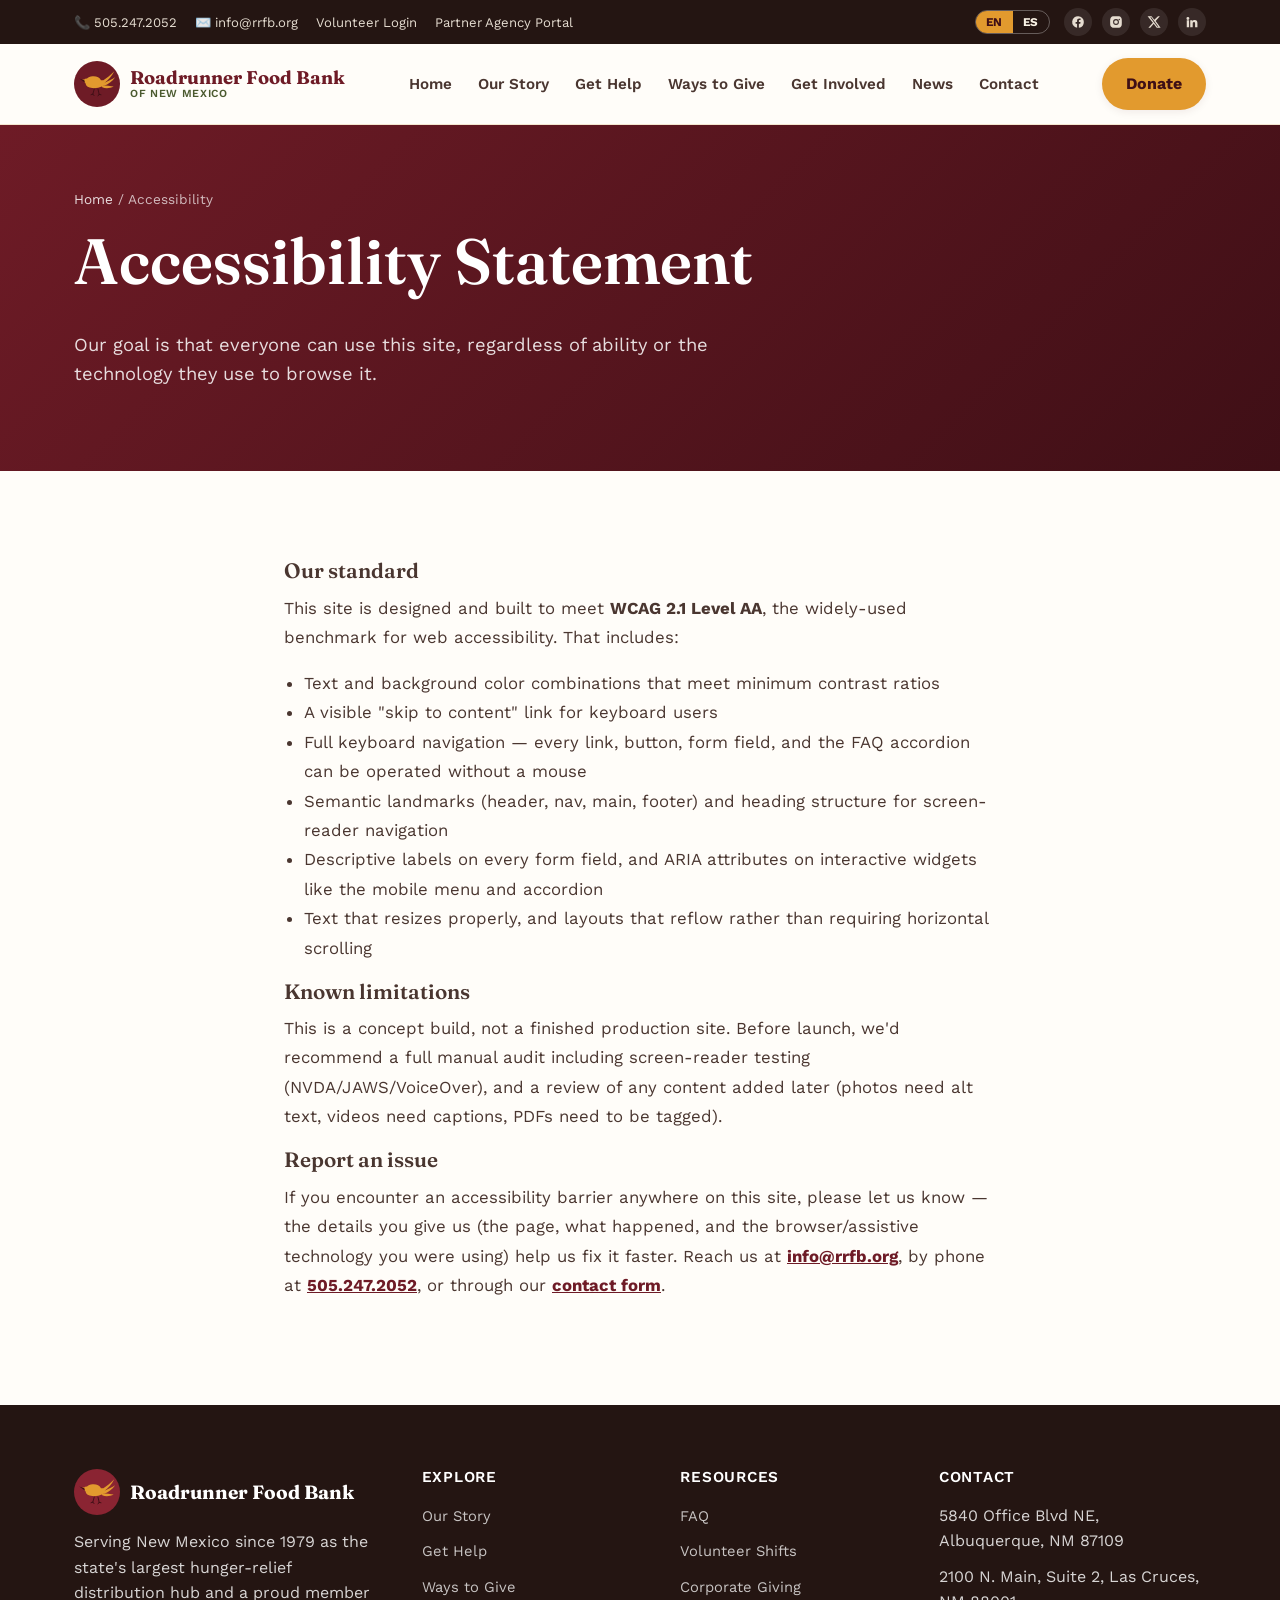
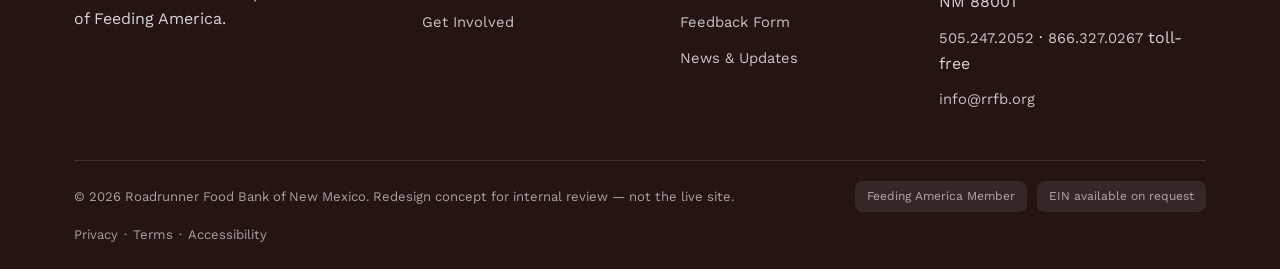
<file: accessibility.html>
<!doctype html>
<html lang="en">
<head>
<meta charset="utf-8">
<meta name="viewport" content="width=device-width, initial-scale=1">
<title data-i18n="accessibility.accessibility-statement-roadrunner-food-bank">Accessibility Statement — Roadrunner Food Bank Redesign Concept</title>
<meta name="description" content="Our commitment to an accessible website, and how to report an issue.">
<link rel="icon" type="image/svg+xml" href="assets/favicon.svg">
<link rel="apple-touch-icon" href="assets/apple-touch-icon.png">
<link rel="canonical" href="https://sebastiansells13-bot.github.io/rrfb-redesign-concept/accessibility.html">
<meta name="theme-color" content="#6E1B26">
<link rel="preconnect" href="https://fonts.googleapis.com">
<link rel="preconnect" href="https://fonts.gstatic.com" crossorigin>
<link href="https://fonts.googleapis.com/css2?family=Fraunces:opsz,wght@9..144,500;9..144,600;9..144,700&family=Work+Sans:wght@400;500;600;700&display=swap" rel="stylesheet">
<link rel="stylesheet" href="css/style.css">
<script>
  // Hide the page for a moment when the visitor chose Spanish, so English
  // doesn't flash before js/i18n.js swaps the copy (it removes this class;
  // the timeout is a failsafe in case that script never loads).
  try { if (localStorage.getItem("lang") === "es") { document.documentElement.classList.add("i18n-pending"); setTimeout(function () { document.documentElement.classList.remove("i18n-pending"); }, 1500); } } catch (e) {}
</script>
</head>
<body>
<a class="skip-link" href="#main" data-i18n="common.skip-to-content">Skip to content</a>

<div class="utility-bar">
  <div class="container">
    <div class="utility-left">
      <a href="tel:5052472052">📞 505.247.2052</a>
      <a href="mailto:info@rrfb.org" data-i18n-skip>✉️ info@rrfb.org</a>
      <a href="#" data-i18n="common.volunteer-login">Volunteer Login</a>
      <a href="#" data-i18n="common.partner-agency-portal">Partner Agency Portal</a>
    </div>
    <div class="utility-right">
      <div class="lang-toggle" role="group" aria-label="Language / Idioma" data-i18n-skip>
        <button type="button" class="lang-toggle__btn" data-lang-toggle="en" aria-pressed="true" lang="en" aria-label="English" title="English">EN</button>
        <button type="button" class="lang-toggle__btn" data-lang-toggle="es" aria-pressed="false" lang="es" aria-label="Español" title="Español">ES</button>
      </div>
      <div class="social-row" data-i18n-skip>
        <a href="https://www.facebook.com/roadrunner.food.bank/" aria-label="Facebook"><svg viewBox="0 0 24 24"><path d="M22 12a10 10 0 1 0-11.6 9.9v-7H7.9V12h2.5V9.8c0-2.5 1.5-3.9 3.8-3.9 1.1 0 2.2.2 2.2.2v2.4h-1.3c-1.2 0-1.6.8-1.6 1.6V12h2.8l-.4 2.9h-2.4v7A10 10 0 0 0 22 12"/></svg></a>
        <a href="https://www.instagram.com/roadrunnerfoodbank/" aria-label="Instagram"><svg viewBox="0 0 24 24"><path d="M12 2c2.7 0 3.1 0 4.1.1 1.1 0 1.8.2 2.5.5.7.3 1.2.6 1.7 1.1.5.5.9 1 1.1 1.7.3.7.4 1.4.5 2.5 0 1 .1 1.4.1 4.1s0 3.1-.1 4.1c0 1.1-.2 1.8-.5 2.5-.3.7-.6 1.2-1.1 1.7-.5.5-1 .9-1.7 1.1-.7.3-1.4.4-2.5.5-1 0-1.4.1-4.1.1s-3.1 0-4.1-.1c-1.1 0-1.8-.2-2.5-.5-.7-.3-1.2-.6-1.7-1.1-.5-.5-.9-1-1.1-1.7-.3-.7-.4-1.4-.5-2.5C2 15.1 2 14.7 2 12s0-3.1.1-4.1c0-1.1.2-1.8.5-2.5.3-.7.6-1.2 1.1-1.7.5-.5 1-.9 1.7-1.1.7-.3 1.4-.4 2.5-.5C8.9 2 9.3 2 12 2m0 5a5 5 0 1 0 0 10 5 5 0 0 0 0-10m0 8.2a3.2 3.2 0 1 1 0-6.4 3.2 3.2 0 0 1 0 6.4M17.6 6.4a1.2 1.2 0 1 0 0 2.4 1.2 1.2 0 0 0 0-2.4"/></svg></a>
        <a href="https://twitter.com/RoadrunnerFdBnk" aria-label="Twitter / X"><svg viewBox="0 0 24 24"><path d="M18.9 2H22l-7.2 8.3L23.3 22h-6.6l-5.2-6.8L5.6 22H2.4l7.7-8.8L1 2h6.8l4.7 6.2L18.9 2Zm-1.2 18h1.8L7.4 3.9H5.5L17.7 20Z"/></svg></a>
        <a href="https://www.linkedin.com/company/roadrunner-food-bank-of-new-mexico/" aria-label="LinkedIn"><svg viewBox="0 0 24 24"><path d="M4.98 3.5a2.5 2.5 0 1 1 0 5 2.5 2.5 0 0 1 0-5M3 9h4v12H3zM9 9h3.8v1.7h.1c.5-1 1.8-2 3.7-2 4 0 4.7 2.6 4.7 6V21h-4v-5.8c0-1.4 0-3.1-1.9-3.1-1.9 0-2.2 1.5-2.2 3v6H9z"/></svg></a>
      </div>
    </div>
  </div>
</div>

<header class="site-header">
  <div class="container nav-wrap">
    <a href="index.html" class="brand">
            <svg class="brand-mark" viewBox="0 0 48 48" aria-hidden="true">
        <circle cx="24" cy="24" r="24" fill="#6E1B26"/>
        <g transform="translate(8,10) scale(0.315)">
          <g stroke="#3F0F16" stroke-width="3" stroke-linecap="round" stroke-linejoin="round" fill="none">
            <path d="M42,60 L37,78 M37,78 L31,80 M37,78 L41,83"/>
            <path d="M54,61 L58,79 M58,79 L64,80 M58,79 L54,84"/>
          </g>
          <path d="M66,36 C82,26 98,12 108,2 C100,18 88,32 74,42 Z" fill="#E29A2E"/>
          <path d="M68,43 C86,36 102,28 111,22 C101,36 88,46 74,50 Z" fill="#E29A2E"/>
          <path d="M67,49 C82,49 96,50 106,53 C93,59 79,60 68,55 Z" fill="#E29A2E"/>
          <path d="M13,44 C9,31 20,20 36,19 C49,18 60,23 64,32 C69,31 74,33 76,38 C79,44 76,50 69,52 C58,57 46,59 35,58 C22,57 15,53 13,44 Z" fill="#E29A2E"/>
          <path d="M16,40 C10,38 5,34 2,29 C8,30 14,32 19,36 Z" fill="#E29A2E"/>
          <circle cx="15" cy="34" r="7.5" fill="#E29A2E"/>
          <path d="M9,32 L-8,26 L11,40 Z" fill="#3F0F16"/>
        </g>
      </svg>
      <span class="brand-text" data-i18n-skip><strong>Roadrunner Food Bank</strong><span>of New Mexico</span></span>
    </a>
    <nav class="primary-nav" aria-label="Primary" data-i18n-attr="aria-label:common.primary">
      <a href="index.html" data-i18n="nav.home">Home</a>
      <a href="about.html" data-i18n="nav.our-story">Our Story</a>
      <a href="get-help.html" data-i18n="nav.get-help">Get Help</a>
      <a href="ways-to-give.html" data-i18n="nav.ways-to-give">Ways to Give</a>
      <a href="get-involved.html" data-i18n="nav.get-involved">Get Involved</a>
      <a href="news.html" data-i18n="nav.news">News</a>
      <a href="contact.html" data-i18n="nav.contact">Contact</a>
    </nav>
    <div class="header-cta">
      <a href="get-help.html" class="btn btn-outline btn-sm" data-i18n="common.find-food">Find Food</a>
      <a href="ways-to-give.html" class="btn btn-primary" data-i18n="common.donate">Donate</a>
      <button class="nav-toggle" data-i18n-skip aria-label="Toggle menu" aria-expanded="false"><span></span><span></span><span></span></button>
    </div>
  </div>
</header>

<main id="main">
  <section class="page-hero">
    <div class="container">
      <p class="breadcrumb"><a href="index.html" data-i18n="common.home">Home</a> / <span data-i18n="common.accessibility">Accessibility</span></p>
      <h1 data-i18n="accessibility.accessibility-statement">Accessibility Statement</h1>
      <p class="lede" style="color:rgba(255,255,255,.85);" data-i18n="accessibility.our-goal-is-that-everyone">Our goal is that everyone can use this site, regardless of ability or the technology they use to browse it.</p>
    </div>
  </section>

  <section>
    <div class="container" style="max-width:760px;">
      <div class="reveal" style="font-size:1.05rem;line-height:1.75;color:var(--ink-700);">
        <h2 style="font-size:1.3rem;" data-i18n="accessibility.our-standard">Our standard</h2>
        <p data-i18n-html="accessibility.this-site-is-designed-and">This site is designed and built to meet <strong>WCAG 2.1 Level AA</strong>, the widely-used benchmark for web accessibility. That includes:</p>
        <ul style="padding-left:1.2em;">
          <li data-i18n="accessibility.text-and-background-color-combinations">Text and background color combinations that meet minimum contrast ratios</li>
          <li data-i18n="accessibility.a-visible-skip-to-content">A visible "skip to content" link for keyboard users</li>
          <li data-i18n="accessibility.full-keyboard-navigation-every-link">Full keyboard navigation — every link, button, form field, and the FAQ accordion can be operated without a mouse</li>
          <li data-i18n="accessibility.semantic-landmarks-header-nav-main">Semantic landmarks (header, nav, main, footer) and heading structure for screen-reader navigation</li>
          <li data-i18n="accessibility.descriptive-labels-on-every-form">Descriptive labels on every form field, and ARIA attributes on interactive widgets like the mobile menu and accordion</li>
          <li data-i18n="accessibility.text-that-resizes-properly-and">Text that resizes properly, and layouts that reflow rather than requiring horizontal scrolling</li>
        </ul>

        <h2 style="font-size:1.3rem;" data-i18n="accessibility.known-limitations">Known limitations</h2>
        <p data-i18n="accessibility.this-is-a-concept-build">This is a concept build, not a finished production site. Before launch, we'd recommend a full manual audit including screen-reader testing (NVDA/JAWS/VoiceOver), and a review of any content added later (photos need alt text, videos need captions, PDFs need to be tagged).</p>

        <h2 style="font-size:1.3rem;" data-i18n="accessibility.report-an-issue">Report an issue</h2>
        <p data-i18n-html="accessibility.if-you-encounter-an-accessibility">If you encounter an accessibility barrier anywhere on this site, please let us know — the details you give us (the page, what happened, and the browser/assistive technology you were using) help us fix it faster. Reach us at <a href="mailto:info@rrfb.org" data-i18n-skip style="color:var(--maroon-700);font-weight:700;">info@rrfb.org</a>, by phone at <a href="tel:5052472052" style="color:var(--maroon-700);font-weight:700;">505.247.2052</a>, or through our <a href="contact.html" style="color:var(--maroon-700);font-weight:700;">contact form</a>.</p>
      </div>
    </div>
  </section>
</main>

<footer class="site-footer">
  <div class="container">
    <div class="footer-grid">
      <div>
        <div class="footer-brand" data-i18n-skip>
                    <svg class="brand-mark" width="36" height="36" viewBox="0 0 48 48" aria-hidden="true">
            <circle cx="24" cy="24" r="24" fill="#8A2432"/>
            <g transform="translate(8,10) scale(0.315)">
              <g stroke="#3F0F16" stroke-width="3" stroke-linecap="round" stroke-linejoin="round" fill="none">
                <path d="M42,60 L37,78 M37,78 L31,80 M37,78 L41,83"/>
                <path d="M54,61 L58,79 M58,79 L64,80 M58,79 L54,84"/>
              </g>
              <path d="M66,36 C82,26 98,12 108,2 C100,18 88,32 74,42 Z" fill="#E29A2E"/>
              <path d="M68,43 C86,36 102,28 111,22 C101,36 88,46 74,50 Z" fill="#E29A2E"/>
              <path d="M67,49 C82,49 96,50 106,53 C93,59 79,60 68,55 Z" fill="#E29A2E"/>
              <path d="M13,44 C9,31 20,20 36,19 C49,18 60,23 64,32 C69,31 74,33 76,38 C79,44 76,50 69,52 C58,57 46,59 35,58 C22,57 15,53 13,44 Z" fill="#E29A2E"/>
              <path d="M16,40 C10,38 5,34 2,29 C8,30 14,32 19,36 Z" fill="#E29A2E"/>
              <circle cx="15" cy="34" r="7.5" fill="#E29A2E"/>
              <path d="M9,32 L-8,26 L11,40 Z" fill="#3F0F16"/>
            </g>
          </svg>
          <strong>Roadrunner Food Bank</strong>
        </div>
        <p data-i18n="common.serving-new-mexico-since-1979">Serving New Mexico since 1979 as the state's largest hunger-relief distribution hub and a proud member of Feeding America.</p>
      </div>
      <div><h4 data-i18n="common.explore">Explore</h4><ul>
        <li><a href="about.html" data-i18n="common.our-story">Our Story</a></li>
        <li><a href="get-help.html" data-i18n="common.get-help">Get Help</a></li>
        <li><a href="ways-to-give.html" data-i18n="common.ways-to-give">Ways to Give</a></li>
        <li><a href="get-involved.html" data-i18n="common.get-involved">Get Involved</a></li>
      </ul></div>
      <div><h4 data-i18n="common.resources">Resources</h4><ul>
        <li><a href="get-help.html#faq" data-i18n="common.faq">FAQ</a></li>
        <li><a href="get-involved.html#volunteer" data-i18n="common.volunteer-shifts">Volunteer Shifts</a></li>
        <li><a href="ways-to-give.html#corporate" data-i18n="common.corporate-giving">Corporate Giving</a></li>
        <li><a href="contact.html" data-i18n="common.feedback-form">Feedback Form</a></li>
        <li><a href="news.html" data-i18n="common.news-updates">News &amp; Updates</a></li>
      </ul></div>
      <div><h4 data-i18n="common.contact">Contact</h4><ul>
        <li data-i18n-skip>5840 Office Blvd NE, Albuquerque, NM 87109</li>
        <li data-i18n-skip>2100 N. Main, Suite 2, Las Cruces, NM 88001</li>
        <li><a href="tel:5052472052">505.247.2052</a> · <a href="tel:8663270267">866.327.0267</a> <span data-i18n="common.toll-free">toll-free</span></li>
        <li><a href="mailto:info@rrfb.org" data-i18n-skip>info@rrfb.org</a></li>
      </ul></div>
    </div>
    <div class="footer-bottom">
      <span>© <span data-year>2026</span> <span data-i18n-skip>Roadrunner Food Bank of New Mexico.</span> <span data-i18n="common.redesign-concept-for-internal-review">Redesign concept for internal review — not the live site.</span></span>
      <div class="footer-badges"><span class="badge" data-i18n="common.feeding-america-member">Feeding America Member</span><span class="badge" data-i18n="common.ein-available-on-request">EIN available on request</span></div>
      <nav class="footer-legal" aria-label="Legal" data-i18n-attr="aria-label:common.legal"><a href="privacy.html" data-i18n="common.privacy">Privacy</a><span aria-hidden="true">·</span><a href="terms.html" data-i18n="common.terms">Terms</a><span aria-hidden="true">·</span><a href="accessibility.html" data-i18n="common.accessibility">Accessibility</a></nav>
    </div>
  </div>
</footer>

<script src="js/i18n-data.js" defer></script>
<script src="js/i18n.js" defer></script>
<script src="js/main.js" defer></script>
</body>
</html>
</file>
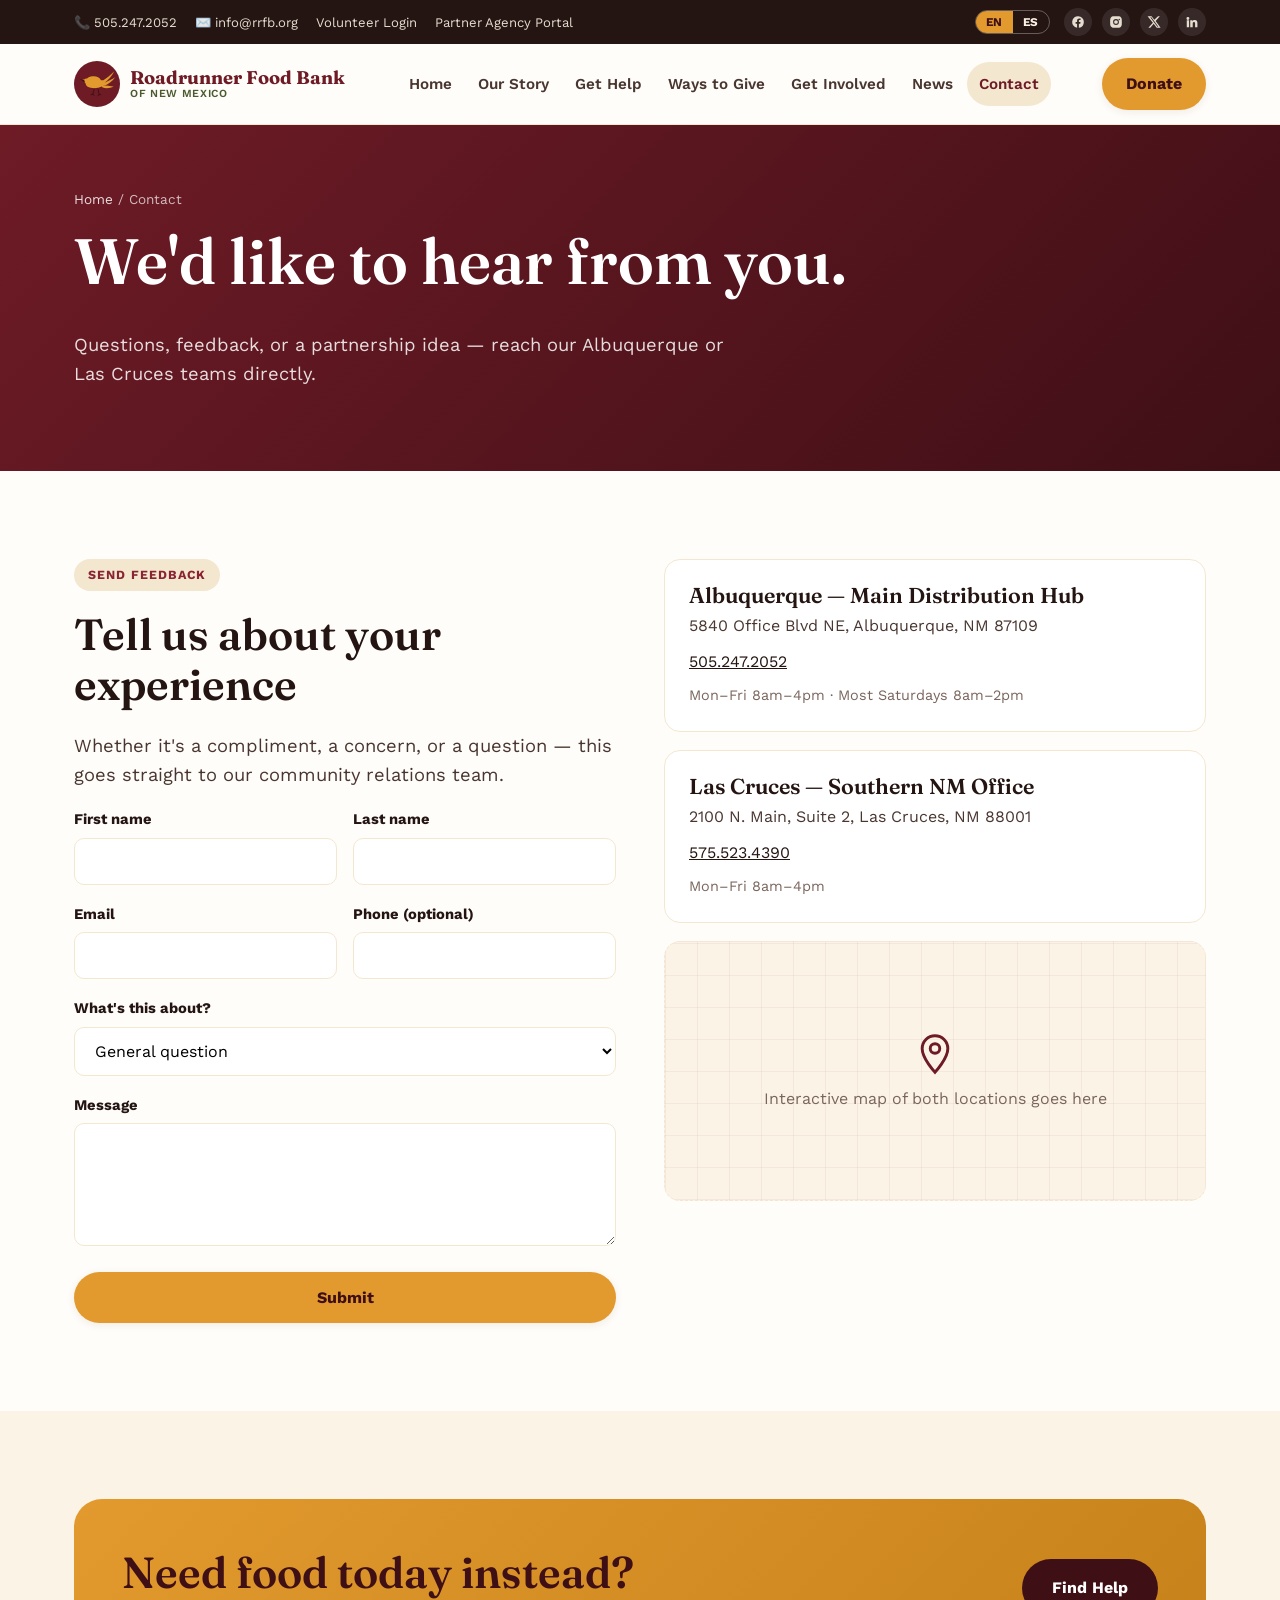
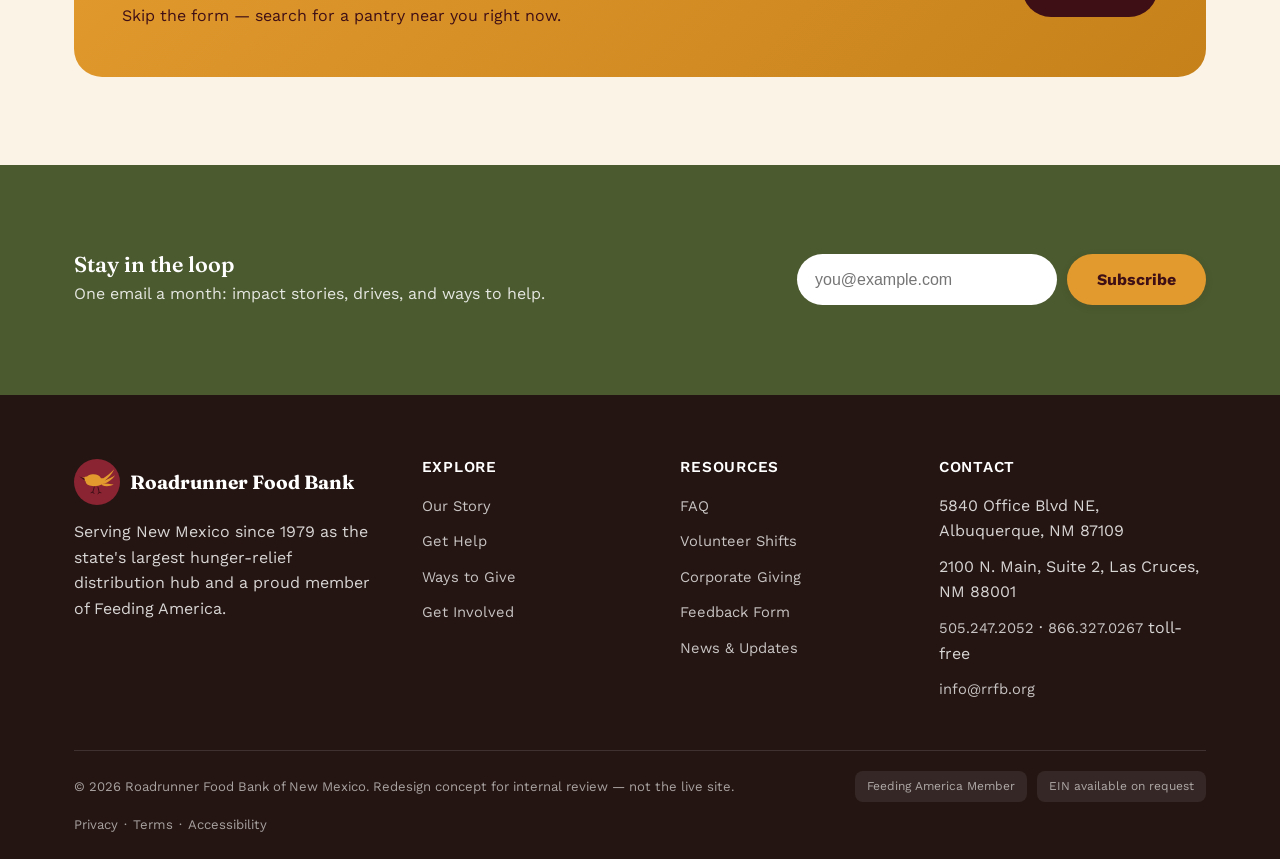
<file: contact.html>
<!doctype html>
<html lang="en">
<head>
<meta charset="utf-8">
<meta name="viewport" content="width=device-width, initial-scale=1">
<title data-i18n="contact.contact-us-roadrunner-food-bank">Contact Us — Roadrunner Food Bank Redesign Concept</title>
<meta name="description" content="Reach the Albuquerque or Las Cruces offices, or send feedback.">
<link rel="icon" type="image/svg+xml" href="assets/favicon.svg">
<link rel="apple-touch-icon" href="assets/apple-touch-icon.png">
<link rel="canonical" href="https://sebastiansells13-bot.github.io/rrfb-redesign-concept/contact.html">
<meta name="theme-color" content="#6E1B26">
<meta property="og:type" content="website">
<meta property="og:site_name" content="Roadrunner Food Bank of New Mexico">
<meta property="og:title" content="Contact Us — Roadrunner Food Bank Redesign Concept">
<meta property="og:description" content="Reach the Albuquerque or Las Cruces offices, or send feedback.">
<meta property="og:image" content="https://sebastiansells13-bot.github.io/rrfb-redesign-concept/assets/og-image.jpg">
<meta property="og:url" content="https://sebastiansells13-bot.github.io/rrfb-redesign-concept/contact.html">
<meta name="twitter:card" content="summary_large_image">
<meta name="twitter:title" content="Contact Us — Roadrunner Food Bank Redesign Concept">
<meta name="twitter:description" content="Reach the Albuquerque or Las Cruces offices, or send feedback.">
<meta name="twitter:image" content="https://sebastiansells13-bot.github.io/rrfb-redesign-concept/assets/og-image.jpg">
<link rel="preconnect" href="https://fonts.googleapis.com">
<link rel="preconnect" href="https://fonts.gstatic.com" crossorigin>
<link href="https://fonts.googleapis.com/css2?family=Fraunces:opsz,wght@9..144,500;9..144,600;9..144,700&family=Work+Sans:wght@400;500;600;700&display=swap" rel="stylesheet">
<link rel="stylesheet" href="css/style.css">
<script>
  // Hide the page for a moment when the visitor chose Spanish, so English
  // doesn't flash before js/i18n.js swaps the copy (it removes this class;
  // the timeout is a failsafe in case that script never loads).
  try { if (localStorage.getItem("lang") === "es") { document.documentElement.classList.add("i18n-pending"); setTimeout(function () { document.documentElement.classList.remove("i18n-pending"); }, 1500); } } catch (e) {}
</script>
<script type="application/ld+json">
{
  "@context": "https://schema.org",
  "@type": "NGO",
  "name": "Roadrunner Food Bank of New Mexico",
  "url": "https://sebastiansells13-bot.github.io/rrfb-redesign-concept/index.html",
  "logo": "https://sebastiansells13-bot.github.io/rrfb-redesign-concept/assets/apple-touch-icon.png",
  "description": "Roadrunner Food Bank of New Mexico is a Feeding America member food bank sourcing, warehousing, and distributing food statewide since 1979.",
  "address": [
    {
      "@type": "PostalAddress",
      "streetAddress": "5840 Office Blvd NE",
      "addressLocality": "Albuquerque",
      "addressRegion": "NM",
      "postalCode": "87109",
      "addressCountry": "US"
    },
    {
      "@type": "PostalAddress",
      "streetAddress": "2100 N. Main, Suite 2",
      "addressLocality": "Las Cruces",
      "addressRegion": "NM",
      "postalCode": "88001",
      "addressCountry": "US"
    }
  ],
  "telephone": "+1-505-247-2052",
  "email": "info@rrfb.org",
  "sameAs": [
    "https://www.facebook.com/roadrunner.food.bank/",
    "https://www.instagram.com/roadrunnerfoodbank/",
    "https://twitter.com/RoadrunnerFdBnk",
    "https://www.linkedin.com/company/roadrunner-food-bank-of-new-mexico/",
    "https://www.youtube.com/user/roadrunnerfoodbank"
  ]
}
</script>
</head>
<body>
<a class="skip-link" href="#main" data-i18n="common.skip-to-content">Skip to content</a>

<div class="utility-bar">
  <div class="container">
    <div class="utility-left">
      <a href="tel:5052472052">📞 505.247.2052</a>
      <a href="mailto:info@rrfb.org" data-i18n-skip>✉️ info@rrfb.org</a>
      <a href="#" data-i18n="common.volunteer-login">Volunteer Login</a>
      <a href="#" data-i18n="common.partner-agency-portal">Partner Agency Portal</a>
    </div>
    <div class="utility-right">
      <div class="lang-toggle" role="group" aria-label="Language / Idioma" data-i18n-skip>
        <button type="button" class="lang-toggle__btn" data-lang-toggle="en" aria-pressed="true" lang="en" aria-label="English" title="English">EN</button>
        <button type="button" class="lang-toggle__btn" data-lang-toggle="es" aria-pressed="false" lang="es" aria-label="Español" title="Español">ES</button>
      </div>
      <div class="social-row" data-i18n-skip>
      <a href="https://www.facebook.com/roadrunner.food.bank/" aria-label="Facebook"><svg viewBox="0 0 24 24"><path d="M22 12a10 10 0 1 0-11.6 9.9v-7H7.9V12h2.5V9.8c0-2.5 1.5-3.9 3.8-3.9 1.1 0 2.2.2 2.2.2v2.4h-1.3c-1.2 0-1.6.8-1.6 1.6V12h2.8l-.4 2.9h-2.4v7A10 10 0 0 0 22 12"/></svg></a>
      <a href="https://www.instagram.com/roadrunnerfoodbank/" aria-label="Instagram"><svg viewBox="0 0 24 24"><path d="M12 2c2.7 0 3.1 0 4.1.1 1.1 0 1.8.2 2.5.5.7.3 1.2.6 1.7 1.1.5.5.9 1 1.1 1.7.3.7.4 1.4.5 2.5 0 1 .1 1.4.1 4.1s0 3.1-.1 4.1c0 1.1-.2 1.8-.5 2.5-.3.7-.6 1.2-1.1 1.7-.5.5-1 .9-1.7 1.1-.7.3-1.4.4-2.5.5-1 0-1.4.1-4.1.1s-3.1 0-4.1-.1c-1.1 0-1.8-.2-2.5-.5-.7-.3-1.2-.6-1.7-1.1-.5-.5-.9-1-1.1-1.7-.3-.7-.4-1.4-.5-2.5C2 15.1 2 14.7 2 12s0-3.1.1-4.1c0-1.1.2-1.8.5-2.5.3-.7.6-1.2 1.1-1.7.5-.5 1-.9 1.7-1.1.7-.3 1.4-.4 2.5-.5C8.9 2 9.3 2 12 2m0 5a5 5 0 1 0 0 10 5 5 0 0 0 0-10m0 8.2a3.2 3.2 0 1 1 0-6.4 3.2 3.2 0 0 1 0 6.4M17.6 6.4a1.2 1.2 0 1 0 0 2.4 1.2 1.2 0 0 0 0-2.4"/></svg></a>
      <a href="https://twitter.com/RoadrunnerFdBnk" aria-label="Twitter / X"><svg viewBox="0 0 24 24"><path d="M18.9 2H22l-7.2 8.3L23.3 22h-6.6l-5.2-6.8L5.6 22H2.4l7.7-8.8L1 2h6.8l4.7 6.2L18.9 2Zm-1.2 18h1.8L7.4 3.9H5.5L17.7 20Z"/></svg></a>
      <a href="https://www.linkedin.com/company/roadrunner-food-bank-of-new-mexico/" aria-label="LinkedIn"><svg viewBox="0 0 24 24"><path d="M4.98 3.5a2.5 2.5 0 1 1 0 5 2.5 2.5 0 0 1 0-5M3 9h4v12H3zM9 9h3.8v1.7h.1c.5-1 1.8-2 3.7-2 4 0 4.7 2.6 4.7 6V21h-4v-5.8c0-1.4 0-3.1-1.9-3.1-1.9 0-2.2 1.5-2.2 3v6H9z"/></svg></a>
    </div></div>
  </div>
</div>

<header class="site-header">
  <div class="container nav-wrap">
    <a href="index.html" class="brand">
            <svg class="brand-mark" viewBox="0 0 48 48" aria-hidden="true">
        <circle cx="24" cy="24" r="24" fill="#6E1B26"/>
        <g transform="translate(8,10) scale(0.315)">
          <g stroke="#3F0F16" stroke-width="3" stroke-linecap="round" stroke-linejoin="round" fill="none">
            <path d="M42,60 L37,78 M37,78 L31,80 M37,78 L41,83"/>
            <path d="M54,61 L58,79 M58,79 L64,80 M58,79 L54,84"/>
          </g>
          <path d="M66,36 C82,26 98,12 108,2 C100,18 88,32 74,42 Z" fill="#E29A2E"/>
          <path d="M68,43 C86,36 102,28 111,22 C101,36 88,46 74,50 Z" fill="#E29A2E"/>
          <path d="M67,49 C82,49 96,50 106,53 C93,59 79,60 68,55 Z" fill="#E29A2E"/>
          <path d="M13,44 C9,31 20,20 36,19 C49,18 60,23 64,32 C69,31 74,33 76,38 C79,44 76,50 69,52 C58,57 46,59 35,58 C22,57 15,53 13,44 Z" fill="#E29A2E"/>
          <path d="M16,40 C10,38 5,34 2,29 C8,30 14,32 19,36 Z" fill="#E29A2E"/>
          <circle cx="15" cy="34" r="7.5" fill="#E29A2E"/>
          <path d="M9,32 L-8,26 L11,40 Z" fill="#3F0F16"/>
        </g>
      </svg>
      <span class="brand-text" data-i18n-skip><strong>Roadrunner Food Bank</strong><span>of New Mexico</span></span>
    </a>
    <nav class="primary-nav" aria-label="Primary" data-i18n-attr="aria-label:common.primary">
      <a href="index.html" data-i18n="nav.home">Home</a>
      <a href="about.html" data-i18n="nav.our-story">Our Story</a>
      <a href="get-help.html" data-i18n="nav.get-help">Get Help</a>
      <a href="ways-to-give.html" data-i18n="nav.ways-to-give">Ways to Give</a>
      <a href="get-involved.html" data-i18n="nav.get-involved">Get Involved</a>
      <a href="news.html" data-i18n="nav.news">News</a>
      <a href="contact.html" aria-current="page" data-i18n="nav.contact">Contact</a>
    </nav>
    <div class="header-cta">
      <a href="get-help.html" class="btn btn-outline btn-sm" data-i18n="common.find-food">Find Food</a>
      <a href="ways-to-give.html" class="btn btn-primary" data-i18n="common.donate">Donate</a>
      <button class="nav-toggle" data-i18n-skip aria-label="Toggle menu" aria-expanded="false"><span></span><span></span><span></span></button>
    </div>
  </div>
</header>

<main id="main">

  <section class="page-hero">
    <div class="container">
      <p class="breadcrumb"><a href="index.html" data-i18n="common.home">Home</a> / <span data-i18n="common.contact">Contact</span></p>
      <h1 data-i18n="contact.we-d-like-to-hear">We'd like to hear from you.</h1>
      <p class="lede" style="color:rgba(255,255,255,.85);max-width:60ch;" data-i18n="contact.questions-feedback-or-a-partnership">Questions, feedback, or a partnership idea — reach our Albuquerque or Las Cruces teams directly.</p>
    </div>
  </section>

  <section>
    <div class="container contact-grid">
      <div class="reveal">
        <span class="eyebrow" data-i18n="contact.send-feedback">Send Feedback</span>
        <h2 data-i18n="contact.tell-us-about-your-experience">Tell us about your experience</h2>
        <p class="lede" data-i18n="contact.whether-it-s-a-compliment">Whether it's a compliment, a concern, or a question — this goes straight to our community relations team.</p>

        <p id="contact-success" class="form-success" role="status" data-i18n="contact.thanks-for-reaching-out-our">Thanks for reaching out — our team will follow up within 2 business days. (demo confirmation)</p>

        <form data-demo-form data-success-target="contact-success">
          <div style="position:absolute;left:-9999px;width:1px;height:1px;overflow:hidden;" aria-hidden="true" data-i18n-skip>
            <label for="contact-1_website">Leave this field empty</label>
            <input type="text" id="contact-1_website" name="website" tabindex="-1" autocomplete="off">
          </div>
          <input type="hidden" name="form_rendered_at" class="form-rendered-at" value="">

          <div class="form-row">
            <div class="form-field">
              <label for="fname" data-i18n="contact.first-name">First name</label>
              <input id="fname" type="text" name="fname" required>
            </div>
            <div class="form-field">
              <label for="lname" data-i18n="contact.last-name">Last name</label>
              <input id="lname" type="text" name="lname" required>
            </div>
          </div>
          <div class="form-row">
            <div class="form-field">
              <label for="email" data-i18n="contact.email">Email</label>
              <input id="email" type="email" name="email" required>
            </div>
            <div class="form-field">
              <label for="phone" data-i18n="contact.phone-optional">Phone (optional)</label>
              <input id="phone" type="tel" name="phone">
            </div>
          </div>
          <div class="form-field">
            <label for="topic" data-i18n="contact.what-s-this-about">What's this about?</label>
            <select id="topic" name="topic">
              <option data-i18n="contact.general-question">General question</option>
              <option data-i18n="contact.feedback-about-a-visit">Feedback about a visit</option>
              <option data-i18n="contact.volunteering">Volunteering</option>
              <option data-i18n="contact.donations-giving">Donations &amp; giving</option>
              <option data-i18n="contact.media-press">Media / press</option>
              <option data-i18n="contact.partnership-inquiry">Partnership inquiry</option>
            </select>
          </div>
          <div class="form-field">
            <label for="message" data-i18n="contact.message">Message</label>
            <textarea id="message" name="message" rows="5" maxlength="600" required></textarea>
          </div>
          <button type="submit" class="btn btn-primary btn-block" data-i18n="contact.submit">Submit</button>
        </form>
      </div>

      <div class="reveal">
        <div class="location-card">
          <h3 style="margin-bottom:4px;" data-i18n="contact.albuquerque-main-distribution-hub">Albuquerque — Main Distribution Hub</h3>
          <p style="margin:0 0 10px;color:var(--ink-700);" data-i18n-skip>5840 Office Blvd NE, Albuquerque, NM 87109</p>
          <p style="margin:0 0 10px;"><a href="tel:5052472052">505.247.2052</a></p>
          <p style="margin:0;color:var(--ink-500);font-size:.9rem;" data-i18n="contact.mon-fri-8am-4pm-most">Mon–Fri 8am–4pm · Most Saturdays 8am–2pm</p>
        </div>
        <div class="location-card">
          <h3 style="margin-bottom:4px;" data-i18n="contact.las-cruces-southern-nm-office">Las Cruces — Southern NM Office</h3>
          <p style="margin:0 0 10px;color:var(--ink-700);" data-i18n-skip>2100 N. Main, Suite 2, Las Cruces, NM 88001</p>
          <p style="margin:0 0 10px;"><a href="tel:5755234390">575.523.4390</a></p>
          <p style="margin:0;color:var(--ink-500);font-size:.9rem;" data-i18n="contact.mon-fri-8am-4pm">Mon–Fri 8am–4pm</p>
        </div>
        <div class="map-placeholder">
          <svg class="map-pin" viewBox="0 0 24 24" fill="none" stroke="currentColor" stroke-width="1.6"><path d="M12 22s7-7.5 7-13a7 7 0 1 0-14 0c0 5.5 7 13 7 13Z"/><circle cx="12" cy="9" r="2.6"/></svg>
          <span data-i18n="contact.interactive-map-of-both-locations">Interactive map of both locations goes here</span>
        </div>
      </div>
    </div>
  </section>

  <section style="background:var(--cream-200);">
    <div class="container">
      <div class="cta-band reveal">
        <div>
          <h2 data-i18n="contact.need-food-today-instead">Need food today instead?</h2>
          <p style="margin:0;" data-i18n="contact.skip-the-form-search-for">Skip the form — search for a pantry near you right now.</p>
        </div>
        <a href="get-help.html" class="btn" style="background:var(--maroon-900);color:#fff;" data-i18n="contact.find-help">Find Help</a>
      </div>
    </div>
  </section>

</main>

<section class="newsletter">
  <div class="container">
    <div><h3 style="color:#fff;margin-bottom:4px;" data-i18n="common.stay-in-the-loop">Stay in the loop</h3><p style="margin:0;color:rgba(255,255,255,.85);" data-i18n="common.one-email-a-month-impact">One email a month: impact stories, drives, and ways to help.</p></div>
    <form data-demo-form data-success-target="newsletter-success">
          <div style="position:absolute;left:-9999px;width:1px;height:1px;overflow:hidden;" aria-hidden="true" data-i18n-skip>
            <label for="contact-2_website">Leave this field empty</label>
            <input type="text" id="contact-2_website" name="website" tabindex="-1" autocomplete="off">
          </div>
          <input type="hidden" name="form_rendered_at" class="form-rendered-at" value="">

      <input type="email" placeholder="you@example.com" aria-label="Email address" required data-i18n-attr="placeholder:common.you-example-com;aria-label:common.email-address">
      <button class="btn btn-primary" type="submit" data-i18n="common.subscribe">Subscribe</button>
    </form>
  </div>
  <div class="container"><p id="newsletter-success" class="form-success" role="status" style="margin-top:14px;" data-i18n="common.thanks-you-re-on-the">Thanks — you're on the list! (demo confirmation)</p></div>
</section>

<footer class="site-footer">
  <div class="container">
    <div class="footer-grid">
      <div>
        <div class="footer-brand" data-i18n-skip>
                    <svg class="brand-mark" width="36" height="36" viewBox="0 0 48 48" aria-hidden="true">
            <circle cx="24" cy="24" r="24" fill="#8A2432"/>
            <g transform="translate(8,10) scale(0.315)">
              <g stroke="#3F0F16" stroke-width="3" stroke-linecap="round" stroke-linejoin="round" fill="none">
                <path d="M42,60 L37,78 M37,78 L31,80 M37,78 L41,83"/>
                <path d="M54,61 L58,79 M58,79 L64,80 M58,79 L54,84"/>
              </g>
              <path d="M66,36 C82,26 98,12 108,2 C100,18 88,32 74,42 Z" fill="#E29A2E"/>
              <path d="M68,43 C86,36 102,28 111,22 C101,36 88,46 74,50 Z" fill="#E29A2E"/>
              <path d="M67,49 C82,49 96,50 106,53 C93,59 79,60 68,55 Z" fill="#E29A2E"/>
              <path d="M13,44 C9,31 20,20 36,19 C49,18 60,23 64,32 C69,31 74,33 76,38 C79,44 76,50 69,52 C58,57 46,59 35,58 C22,57 15,53 13,44 Z" fill="#E29A2E"/>
              <path d="M16,40 C10,38 5,34 2,29 C8,30 14,32 19,36 Z" fill="#E29A2E"/>
              <circle cx="15" cy="34" r="7.5" fill="#E29A2E"/>
              <path d="M9,32 L-8,26 L11,40 Z" fill="#3F0F16"/>
            </g>
          </svg>
          <strong>Roadrunner Food Bank</strong>
        </div>
        <p data-i18n="common.serving-new-mexico-since-1979">Serving New Mexico since 1979 as the state's largest hunger-relief distribution hub and a proud member of Feeding America.</p>
      </div>
      <div><h4 data-i18n="common.explore">Explore</h4><ul>
        <li><a href="about.html" data-i18n="common.our-story">Our Story</a></li>
        <li><a href="get-help.html" data-i18n="common.get-help">Get Help</a></li>
        <li><a href="ways-to-give.html" data-i18n="common.ways-to-give">Ways to Give</a></li>
        <li><a href="get-involved.html" data-i18n="common.get-involved">Get Involved</a></li>
      </ul></div>
      <div><h4 data-i18n="common.resources">Resources</h4><ul>
        <li><a href="get-help.html#faq" data-i18n="common.faq">FAQ</a></li>
        <li><a href="get-involved.html#volunteer" data-i18n="common.volunteer-shifts">Volunteer Shifts</a></li>
        <li><a href="ways-to-give.html#corporate" data-i18n="common.corporate-giving">Corporate Giving</a></li>
        <li><a href="contact.html" data-i18n="common.feedback-form">Feedback Form</a></li>
      <li><a href="news.html" data-i18n="common.news-updates">News &amp; Updates</a></li>
      </ul></div>
      <div><h4 data-i18n="common.contact">Contact</h4><ul>
        <li data-i18n-skip>5840 Office Blvd NE, Albuquerque, NM 87109</li>
        <li data-i18n-skip>2100 N. Main, Suite 2, Las Cruces, NM 88001</li>
        <li><a href="tel:5052472052">505.247.2052</a> · <a href="tel:8663270267">866.327.0267</a> <span data-i18n="common.toll-free">toll-free</span></li>
        <li><a href="mailto:info@rrfb.org" data-i18n-skip>info@rrfb.org</a></li>
      </ul></div>
    </div>
    <div class="footer-bottom">
      <span>© <span data-year>2026</span> <span data-i18n-skip>Roadrunner Food Bank of New Mexico.</span> <span data-i18n="common.redesign-concept-for-internal-review">Redesign concept for internal review — not the live site.</span></span>
      <div class="footer-badges"><span class="badge" data-i18n="common.feeding-america-member">Feeding America Member</span><span class="badge" data-i18n="common.ein-available-on-request">EIN available on request</span></div>
      <nav class="footer-legal" aria-label="Legal" data-i18n-attr="aria-label:common.legal"><a href="privacy.html" data-i18n="common.privacy">Privacy</a><span aria-hidden="true">·</span><a href="terms.html" data-i18n="common.terms">Terms</a><span aria-hidden="true">·</span><a href="accessibility.html" data-i18n="common.accessibility">Accessibility</a></nav>
    </div>
  </div>
</footer>

<script src="js/i18n-data.js" defer></script>
<script src="js/i18n.js" defer></script>
<script src="js/main.js" defer></script>
</body>
</html>
</file>
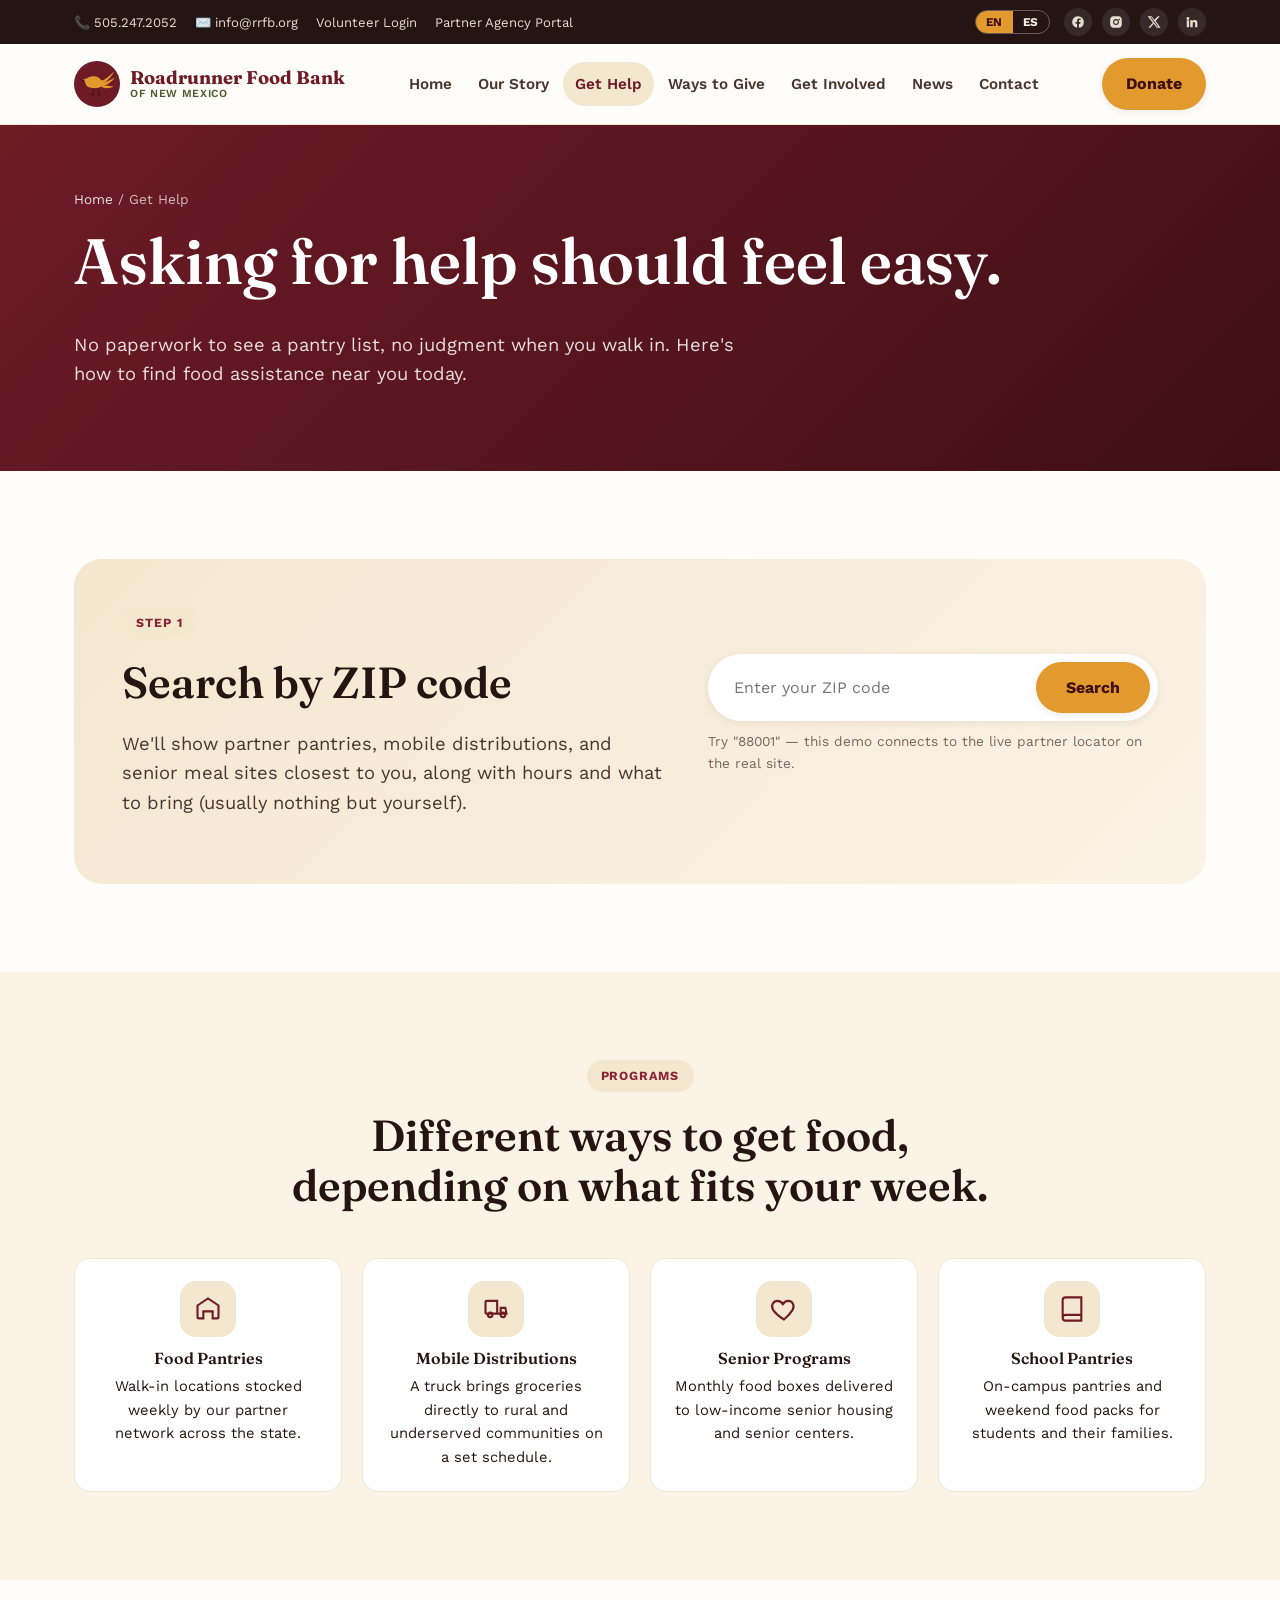
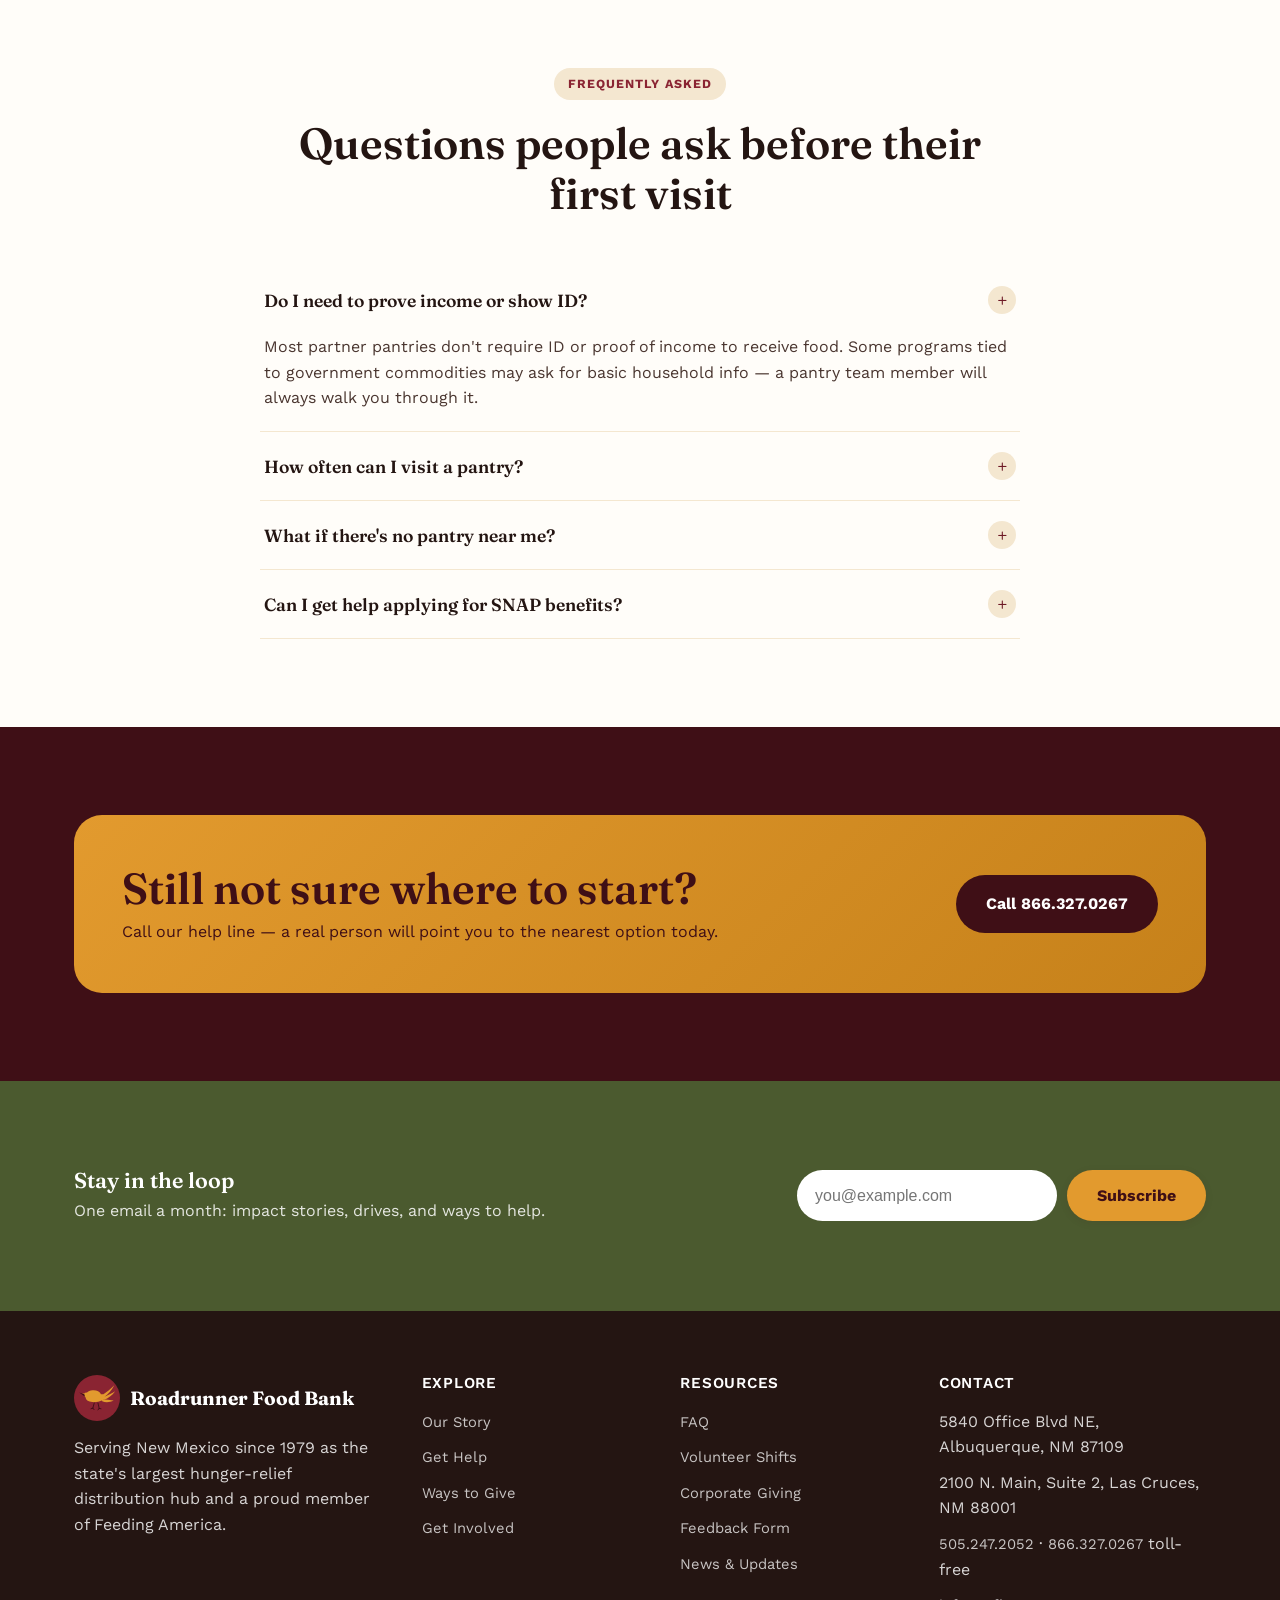
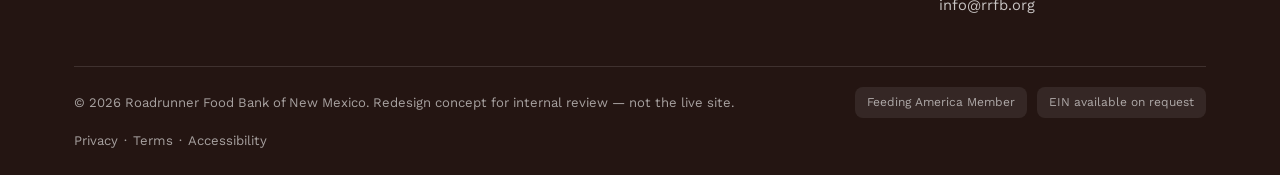
<file: get-help.html>
<!doctype html>
<html lang="en">
<head>
<meta charset="utf-8">
<meta name="viewport" content="width=device-width, initial-scale=1">
<title data-i18n="get-help.get-help-roadrunner-food-bank">Get Help — Roadrunner Food Bank Redesign Concept</title>
<meta name="description" content="Find food assistance near you: pantries, mobile distributions, senior programs, and FAQs.">
<link rel="icon" type="image/svg+xml" href="assets/favicon.svg">
<link rel="apple-touch-icon" href="assets/apple-touch-icon.png">
<link rel="canonical" href="https://sebastiansells13-bot.github.io/rrfb-redesign-concept/get-help.html">
<meta name="theme-color" content="#6E1B26">
<meta property="og:type" content="website">
<meta property="og:site_name" content="Roadrunner Food Bank of New Mexico">
<meta property="og:title" content="Get Help — Roadrunner Food Bank Redesign Concept">
<meta property="og:description" content="Find food assistance near you: pantries, mobile distributions, senior programs, and FAQs.">
<meta property="og:image" content="https://sebastiansells13-bot.github.io/rrfb-redesign-concept/assets/og-image.jpg">
<meta property="og:url" content="https://sebastiansells13-bot.github.io/rrfb-redesign-concept/get-help.html">
<meta name="twitter:card" content="summary_large_image">
<meta name="twitter:title" content="Get Help — Roadrunner Food Bank Redesign Concept">
<meta name="twitter:description" content="Find food assistance near you: pantries, mobile distributions, senior programs, and FAQs.">
<meta name="twitter:image" content="https://sebastiansells13-bot.github.io/rrfb-redesign-concept/assets/og-image.jpg">
<link rel="preconnect" href="https://fonts.googleapis.com">
<link rel="preconnect" href="https://fonts.gstatic.com" crossorigin>
<link href="https://fonts.googleapis.com/css2?family=Fraunces:opsz,wght@9..144,500;9..144,600;9..144,700&family=Work+Sans:wght@400;500;600;700&display=swap" rel="stylesheet">
<link rel="stylesheet" href="css/style.css">
<script>
  // Hide the page for a moment when the visitor chose Spanish, so English
  // doesn't flash before js/i18n.js swaps the copy (it removes this class;
  // the timeout is a failsafe in case that script never loads).
  try { if (localStorage.getItem("lang") === "es") { document.documentElement.classList.add("i18n-pending"); setTimeout(function () { document.documentElement.classList.remove("i18n-pending"); }, 1500); } } catch (e) {}
</script>
<script type="application/ld+json">
{
  "@context": "https://schema.org",
  "@type": "NGO",
  "name": "Roadrunner Food Bank of New Mexico",
  "url": "https://sebastiansells13-bot.github.io/rrfb-redesign-concept/index.html",
  "logo": "https://sebastiansells13-bot.github.io/rrfb-redesign-concept/assets/apple-touch-icon.png",
  "description": "Roadrunner Food Bank of New Mexico is a Feeding America member food bank sourcing, warehousing, and distributing food statewide since 1979.",
  "address": [
    {
      "@type": "PostalAddress",
      "streetAddress": "5840 Office Blvd NE",
      "addressLocality": "Albuquerque",
      "addressRegion": "NM",
      "postalCode": "87109",
      "addressCountry": "US"
    },
    {
      "@type": "PostalAddress",
      "streetAddress": "2100 N. Main, Suite 2",
      "addressLocality": "Las Cruces",
      "addressRegion": "NM",
      "postalCode": "88001",
      "addressCountry": "US"
    }
  ],
  "telephone": "+1-505-247-2052",
  "email": "info@rrfb.org",
  "sameAs": [
    "https://www.facebook.com/roadrunner.food.bank/",
    "https://www.instagram.com/roadrunnerfoodbank/",
    "https://twitter.com/RoadrunnerFdBnk",
    "https://www.linkedin.com/company/roadrunner-food-bank-of-new-mexico/",
    "https://www.youtube.com/user/roadrunnerfoodbank"
  ]
}
</script>
</head>
<body>
<a class="skip-link" href="#main" data-i18n="common.skip-to-content">Skip to content</a>

<div class="utility-bar">
  <div class="container">
    <div class="utility-left">
      <a href="tel:5052472052">📞 505.247.2052</a>
      <a href="mailto:info@rrfb.org" data-i18n-skip>✉️ info@rrfb.org</a>
      <a href="#" data-i18n="common.volunteer-login">Volunteer Login</a>
      <a href="#" data-i18n="common.partner-agency-portal">Partner Agency Portal</a>
    </div>
    <div class="utility-right">
      <div class="lang-toggle" role="group" aria-label="Language / Idioma" data-i18n-skip>
        <button type="button" class="lang-toggle__btn" data-lang-toggle="en" aria-pressed="true" lang="en" aria-label="English" title="English">EN</button>
        <button type="button" class="lang-toggle__btn" data-lang-toggle="es" aria-pressed="false" lang="es" aria-label="Español" title="Español">ES</button>
      </div>
      <div class="social-row" data-i18n-skip>
      <a href="https://www.facebook.com/roadrunner.food.bank/" aria-label="Facebook"><svg viewBox="0 0 24 24"><path d="M22 12a10 10 0 1 0-11.6 9.9v-7H7.9V12h2.5V9.8c0-2.5 1.5-3.9 3.8-3.9 1.1 0 2.2.2 2.2.2v2.4h-1.3c-1.2 0-1.6.8-1.6 1.6V12h2.8l-.4 2.9h-2.4v7A10 10 0 0 0 22 12"/></svg></a>
      <a href="https://www.instagram.com/roadrunnerfoodbank/" aria-label="Instagram"><svg viewBox="0 0 24 24"><path d="M12 2c2.7 0 3.1 0 4.1.1 1.1 0 1.8.2 2.5.5.7.3 1.2.6 1.7 1.1.5.5.9 1 1.1 1.7.3.7.4 1.4.5 2.5 0 1 .1 1.4.1 4.1s0 3.1-.1 4.1c0 1.1-.2 1.8-.5 2.5-.3.7-.6 1.2-1.1 1.7-.5.5-1 .9-1.7 1.1-.7.3-1.4.4-2.5.5-1 0-1.4.1-4.1.1s-3.1 0-4.1-.1c-1.1 0-1.8-.2-2.5-.5-.7-.3-1.2-.6-1.7-1.1-.5-.5-.9-1-1.1-1.7-.3-.7-.4-1.4-.5-2.5C2 15.1 2 14.7 2 12s0-3.1.1-4.1c0-1.1.2-1.8.5-2.5.3-.7.6-1.2 1.1-1.7.5-.5 1-.9 1.7-1.1.7-.3 1.4-.4 2.5-.5C8.9 2 9.3 2 12 2m0 5a5 5 0 1 0 0 10 5 5 0 0 0 0-10m0 8.2a3.2 3.2 0 1 1 0-6.4 3.2 3.2 0 0 1 0 6.4M17.6 6.4a1.2 1.2 0 1 0 0 2.4 1.2 1.2 0 0 0 0-2.4"/></svg></a>
      <a href="https://twitter.com/RoadrunnerFdBnk" aria-label="Twitter / X"><svg viewBox="0 0 24 24"><path d="M18.9 2H22l-7.2 8.3L23.3 22h-6.6l-5.2-6.8L5.6 22H2.4l7.7-8.8L1 2h6.8l4.7 6.2L18.9 2Zm-1.2 18h1.8L7.4 3.9H5.5L17.7 20Z"/></svg></a>
      <a href="https://www.linkedin.com/company/roadrunner-food-bank-of-new-mexico/" aria-label="LinkedIn"><svg viewBox="0 0 24 24"><path d="M4.98 3.5a2.5 2.5 0 1 1 0 5 2.5 2.5 0 0 1 0-5M3 9h4v12H3zM9 9h3.8v1.7h.1c.5-1 1.8-2 3.7-2 4 0 4.7 2.6 4.7 6V21h-4v-5.8c0-1.4 0-3.1-1.9-3.1-1.9 0-2.2 1.5-2.2 3v6H9z"/></svg></a>
    </div></div>
  </div>
</div>

<header class="site-header">
  <div class="container nav-wrap">
    <a href="index.html" class="brand">
            <svg class="brand-mark" viewBox="0 0 48 48" aria-hidden="true">
        <circle cx="24" cy="24" r="24" fill="#6E1B26"/>
        <g transform="translate(8,10) scale(0.315)">
          <g stroke="#3F0F16" stroke-width="3" stroke-linecap="round" stroke-linejoin="round" fill="none">
            <path d="M42,60 L37,78 M37,78 L31,80 M37,78 L41,83"/>
            <path d="M54,61 L58,79 M58,79 L64,80 M58,79 L54,84"/>
          </g>
          <path d="M66,36 C82,26 98,12 108,2 C100,18 88,32 74,42 Z" fill="#E29A2E"/>
          <path d="M68,43 C86,36 102,28 111,22 C101,36 88,46 74,50 Z" fill="#E29A2E"/>
          <path d="M67,49 C82,49 96,50 106,53 C93,59 79,60 68,55 Z" fill="#E29A2E"/>
          <path d="M13,44 C9,31 20,20 36,19 C49,18 60,23 64,32 C69,31 74,33 76,38 C79,44 76,50 69,52 C58,57 46,59 35,58 C22,57 15,53 13,44 Z" fill="#E29A2E"/>
          <path d="M16,40 C10,38 5,34 2,29 C8,30 14,32 19,36 Z" fill="#E29A2E"/>
          <circle cx="15" cy="34" r="7.5" fill="#E29A2E"/>
          <path d="M9,32 L-8,26 L11,40 Z" fill="#3F0F16"/>
        </g>
      </svg>
      <span class="brand-text" data-i18n-skip><strong>Roadrunner Food Bank</strong><span>of New Mexico</span></span>
    </a>
    <nav class="primary-nav" aria-label="Primary" data-i18n-attr="aria-label:common.primary">
      <a href="index.html" data-i18n="nav.home">Home</a>
      <a href="about.html" data-i18n="nav.our-story">Our Story</a>
      <a href="get-help.html" aria-current="page" data-i18n="nav.get-help">Get Help</a>
      <a href="ways-to-give.html" data-i18n="nav.ways-to-give">Ways to Give</a>
      <a href="get-involved.html" data-i18n="nav.get-involved">Get Involved</a>
      <a href="news.html" data-i18n="nav.news">News</a>
      <a href="contact.html" data-i18n="nav.contact">Contact</a>
    </nav>
    <div class="header-cta">
      <a href="get-help.html" class="btn btn-outline btn-sm" data-i18n="common.find-food">Find Food</a>
      <a href="ways-to-give.html" class="btn btn-primary" data-i18n="common.donate">Donate</a>
      <button class="nav-toggle" data-i18n-skip aria-label="Toggle menu" aria-expanded="false"><span></span><span></span><span></span></button>
    </div>
  </div>
</header>

<main id="main">

  <section class="page-hero">
    <div class="container">
      <p class="breadcrumb"><a href="index.html" data-i18n="common.home">Home</a> / <span data-i18n="common.get-help">Get Help</span></p>
      <h1 data-i18n="get-help.asking-for-help-should-feel">Asking for help should feel easy.</h1>
      <p class="lede" style="color:rgba(255,255,255,.85);max-width:60ch;" data-i18n="get-help.no-paperwork-to-see-a">No paperwork to see a pantry list, no judgment when you walk in. Here's how to find food assistance near you today.</p>
    </div>
  </section>

  <section>
    <div class="container">
      <div class="finder-band reveal">
        <div>
          <span class="eyebrow" data-i18n="get-help.step-1">Step 1</span>
          <h2 data-i18n="get-help.search-by-zip-code">Search by ZIP code</h2>
          <p class="lede" data-i18n="get-help.we-ll-show-partner-pantries">We'll show partner pantries, mobile distributions, and senior meal sites closest to you, along with hours and what to bring (usually nothing but yourself).</p>
        </div>
        <div>
          <form class="finder-form" data-finder>
            <input type="text" inputmode="numeric" placeholder="Enter your ZIP code" aria-label="ZIP code" data-i18n-attr="placeholder:common.enter-your-zip-code;aria-label:common.zip-code">
            <button class="btn btn-primary" type="submit" data-i18n="common.search">Search</button>
          </form>
          <p class="finder-note" data-finder-result data-i18n="get-help.try-88001-this-demo-connects">Try "88001" — this demo connects to the live partner locator on the real site.</p>
        </div>
      </div>
    </div>
  </section>

  <section style="background:var(--cream-200);">
    <div class="container">
      <div class="section-head center reveal">
        <span class="eyebrow" data-i18n="get-help.programs">Programs</span>
        <h2 data-i18n="get-help.different-ways-to-get-food">Different ways to get food, depending on what fits your week.</h2>
      </div>
      <div class="assist-grid">
        <div class="assist-card reveal">
          <div class="icon-badge"><svg viewBox="0 0 24 24"><path d="M3 9l9-6 9 6v10a1 1 0 0 1-1 1h-4v-6H8v6H4a1 1 0 0 1-1-1Z"/></svg></div>
          <h3 style="font-size:1rem;" data-i18n="get-help.food-pantries">Food Pantries</h3>
          <p style="margin:0;font-size:.92rem;" data-i18n="get-help.walk-in-locations-stocked-weekly">Walk-in locations stocked weekly by our partner network across the state.</p>
        </div>
        <div class="assist-card reveal">
          <div class="icon-badge gold"><svg viewBox="0 0 24 24"><path d="M3 16V6a1 1 0 0 1 1-1h9v11M3 16h13m0 0h5l-1-5h-4v5Zm-9 3a2 2 0 1 0 0-4 2 2 0 0 0 0 4Zm11 0a2 2 0 1 0 0-4 2 2 0 0 0 0 4Z"/></svg></div>
          <h3 style="font-size:1rem;" data-i18n="get-help.mobile-distributions">Mobile Distributions</h3>
          <p style="margin:0;font-size:.92rem;" data-i18n="get-help.a-truck-brings-groceries-directly">A truck brings groceries directly to rural and underserved communities on a set schedule.</p>
        </div>
        <div class="assist-card reveal">
          <div class="icon-badge olive"><svg viewBox="0 0 24 24"><path d="M12 21s-7-4.35-9.5-8.5C.5 8.5 3 5 6.5 5c2 0 3.5 1.2 4.5 2.8C12 6.2 13.5 5 15.5 5 19 5 21.5 8.5 19.5 12.5 17 16.65 12 21 12 21Z"/></svg></div>
          <h3 style="font-size:1rem;" data-i18n="get-help.senior-programs">Senior Programs</h3>
          <p style="margin:0;font-size:.92rem;" data-i18n="get-help.monthly-food-boxes-delivered-to">Monthly food boxes delivered to low-income senior housing and senior centers.</p>
        </div>
        <div class="assist-card reveal">
          <div class="icon-badge"><svg viewBox="0 0 24 24"><path d="M4 19.5A2.5 2.5 0 0 1 6.5 17H20M6.5 2H20v20H6.5A2.5 2.5 0 0 1 4 19.5v-15A2.5 2.5 0 0 1 6.5 2Z"/></svg></div>
          <h3 style="font-size:1rem;" data-i18n="get-help.school-pantries">School Pantries</h3>
          <p style="margin:0;font-size:.92rem;" data-i18n="get-help.on-campus-pantries-and-weekend">On-campus pantries and weekend food packs for students and their families.</p>
        </div>
      </div>
    </div>
  </section>

  <section id="faq">
    <div class="container">
      <div class="section-head center reveal">
        <span class="eyebrow" data-i18n="get-help.frequently-asked">Frequently asked</span>
        <h2 data-i18n="get-help.questions-people-ask-before-their">Questions people ask before their first visit</h2>
      </div>
      <div style="max-width:760px;margin:0 auto;" class="reveal">
        <div class="accordion-item">
          <button aria-expanded="true" aria-controls="faq1" id="faq1-btn"><span data-i18n="get-help.do-i-need-to-prove">Do I need to prove income or show ID?</span><span class="plus" aria-hidden="true">+</span></button>
          <div class="accordion-panel" id="faq1" role="region" aria-labelledby="faq1-btn" style="max-height:200px;">
            <p data-i18n="get-help.most-partner-pantries-don-t">Most partner pantries don't require ID or proof of income to receive food. Some programs tied to government commodities may ask for basic household info — a pantry team member will always walk you through it.</p>
          </div>
        </div>
        <div class="accordion-item">
          <button aria-expanded="false" aria-controls="faq2" id="faq2-btn"><span data-i18n="get-help.how-often-can-i-visit">How often can I visit a pantry?</span><span class="plus" aria-hidden="true">+</span></button>
          <div class="accordion-panel" id="faq2" role="region" aria-labelledby="faq2-btn">
            <p data-i18n="get-help.it-varies-by-partner-agency">It varies by partner agency — many welcome visits weekly or monthly. The ZIP search above shows each location's specific frequency and hours.</p>
          </div>
        </div>
        <div class="accordion-item">
          <button aria-expanded="false" aria-controls="faq3" id="faq3-btn"><span data-i18n="get-help.what-if-there-s-no">What if there's no pantry near me?</span><span class="plus" aria-hidden="true">+</span></button>
          <div class="accordion-panel" id="faq3" role="region" aria-labelledby="faq3-btn">
            <p data-i18n-html="get-help.call-our-help-line-at">Call our help line at <a href="tel:5052472052">505.247.2052</a> or toll-free at <a href="tel:8663270267">866.327.0267</a> — our team can point you to a mobile distribution or the nearest option, even in rural counties.</p>
          </div>
        </div>
        <div class="accordion-item">
          <button aria-expanded="false" aria-controls="faq4" id="faq4-btn"><span data-i18n="get-help.can-i-get-help-applying">Can I get help applying for SNAP benefits?</span><span class="plus" aria-hidden="true">+</span></button>
          <div class="accordion-panel" id="faq4" role="region" aria-labelledby="faq4-btn">
            <p data-i18n="get-help.yes-our-team-can-help">Yes — our team can help you understand eligibility and connect you with the application process alongside emergency food access.</p>
          </div>
        </div>
      </div>
    </div>
  </section>

  <section style="background:var(--maroon-900);">
    <div class="container">
      <div class="cta-band reveal" style="background:linear-gradient(135deg,var(--gold-500),var(--gold-600));">
        <div>
          <h2 data-i18n="get-help.still-not-sure-where-to">Still not sure where to start?</h2>
          <p style="margin:0;" data-i18n="get-help.call-our-help-line-a">Call our help line — a real person will point you to the nearest option today.</p>
        </div>
        <a href="tel:8663270267" class="btn" style="background:var(--maroon-900);color:#fff;" data-i18n="get-help.call-866-327-0267">Call 866.327.0267</a>
      </div>
    </div>
  </section>

</main>

<section class="newsletter">
  <div class="container">
    <div><h3 style="color:#fff;margin-bottom:4px;" data-i18n="common.stay-in-the-loop">Stay in the loop</h3><p style="margin:0;color:rgba(255,255,255,.85);" data-i18n="common.one-email-a-month-impact">One email a month: impact stories, drives, and ways to help.</p></div>
    <form data-demo-form data-success-target="newsletter-success">
          <div style="position:absolute;left:-9999px;width:1px;height:1px;overflow:hidden;" aria-hidden="true" data-i18n-skip>
            <label for="get-help-1_website">Leave this field empty</label>
            <input type="text" id="get-help-1_website" name="website" tabindex="-1" autocomplete="off">
          </div>
          <input type="hidden" name="form_rendered_at" class="form-rendered-at" value="">

      <input type="email" placeholder="you@example.com" aria-label="Email address" required data-i18n-attr="placeholder:common.you-example-com;aria-label:common.email-address">
      <button class="btn btn-primary" type="submit" data-i18n="common.subscribe">Subscribe</button>
    </form>
  </div>
  <div class="container"><p id="newsletter-success" class="form-success" role="status" style="margin-top:14px;" data-i18n="common.thanks-you-re-on-the">Thanks — you're on the list! (demo confirmation)</p></div>
</section>

<footer class="site-footer">
  <div class="container">
    <div class="footer-grid">
      <div>
        <div class="footer-brand" data-i18n-skip>
                    <svg class="brand-mark" width="36" height="36" viewBox="0 0 48 48" aria-hidden="true">
            <circle cx="24" cy="24" r="24" fill="#8A2432"/>
            <g transform="translate(8,10) scale(0.315)">
              <g stroke="#3F0F16" stroke-width="3" stroke-linecap="round" stroke-linejoin="round" fill="none">
                <path d="M42,60 L37,78 M37,78 L31,80 M37,78 L41,83"/>
                <path d="M54,61 L58,79 M58,79 L64,80 M58,79 L54,84"/>
              </g>
              <path d="M66,36 C82,26 98,12 108,2 C100,18 88,32 74,42 Z" fill="#E29A2E"/>
              <path d="M68,43 C86,36 102,28 111,22 C101,36 88,46 74,50 Z" fill="#E29A2E"/>
              <path d="M67,49 C82,49 96,50 106,53 C93,59 79,60 68,55 Z" fill="#E29A2E"/>
              <path d="M13,44 C9,31 20,20 36,19 C49,18 60,23 64,32 C69,31 74,33 76,38 C79,44 76,50 69,52 C58,57 46,59 35,58 C22,57 15,53 13,44 Z" fill="#E29A2E"/>
              <path d="M16,40 C10,38 5,34 2,29 C8,30 14,32 19,36 Z" fill="#E29A2E"/>
              <circle cx="15" cy="34" r="7.5" fill="#E29A2E"/>
              <path d="M9,32 L-8,26 L11,40 Z" fill="#3F0F16"/>
            </g>
          </svg>
          <strong>Roadrunner Food Bank</strong>
        </div>
        <p data-i18n="common.serving-new-mexico-since-1979">Serving New Mexico since 1979 as the state's largest hunger-relief distribution hub and a proud member of Feeding America.</p>
      </div>
      <div><h4 data-i18n="common.explore">Explore</h4><ul>
        <li><a href="about.html" data-i18n="common.our-story">Our Story</a></li>
        <li><a href="get-help.html" data-i18n="common.get-help">Get Help</a></li>
        <li><a href="ways-to-give.html" data-i18n="common.ways-to-give">Ways to Give</a></li>
        <li><a href="get-involved.html" data-i18n="common.get-involved">Get Involved</a></li>
      </ul></div>
      <div><h4 data-i18n="common.resources">Resources</h4><ul>
        <li><a href="get-help.html#faq" data-i18n="common.faq">FAQ</a></li>
        <li><a href="get-involved.html#volunteer" data-i18n="common.volunteer-shifts">Volunteer Shifts</a></li>
        <li><a href="ways-to-give.html#corporate" data-i18n="common.corporate-giving">Corporate Giving</a></li>
        <li><a href="contact.html" data-i18n="common.feedback-form">Feedback Form</a></li>
      <li><a href="news.html" data-i18n="common.news-updates">News &amp; Updates</a></li>
      </ul></div>
      <div><h4 data-i18n="common.contact">Contact</h4><ul>
        <li data-i18n-skip>5840 Office Blvd NE, Albuquerque, NM 87109</li>
        <li data-i18n-skip>2100 N. Main, Suite 2, Las Cruces, NM 88001</li>
        <li><a href="tel:5052472052">505.247.2052</a> · <a href="tel:8663270267">866.327.0267</a> <span data-i18n="common.toll-free">toll-free</span></li>
        <li><a href="mailto:info@rrfb.org" data-i18n-skip>info@rrfb.org</a></li>
      </ul></div>
    </div>
    <div class="footer-bottom">
      <span>© <span data-year>2026</span> <span data-i18n-skip>Roadrunner Food Bank of New Mexico.</span> <span data-i18n="common.redesign-concept-for-internal-review">Redesign concept for internal review — not the live site.</span></span>
      <div class="footer-badges"><span class="badge" data-i18n="common.feeding-america-member">Feeding America Member</span><span class="badge" data-i18n="common.ein-available-on-request">EIN available on request</span></div>
      <nav class="footer-legal" aria-label="Legal" data-i18n-attr="aria-label:common.legal"><a href="privacy.html" data-i18n="common.privacy">Privacy</a><span aria-hidden="true">·</span><a href="terms.html" data-i18n="common.terms">Terms</a><span aria-hidden="true">·</span><a href="accessibility.html" data-i18n="common.accessibility">Accessibility</a></nav>
    </div>
  </div>
</footer>

<script src="js/i18n-data.js" defer></script>
<script src="js/i18n.js" defer></script>
<script src="js/main.js" defer></script>
</body>
</html>
</file>
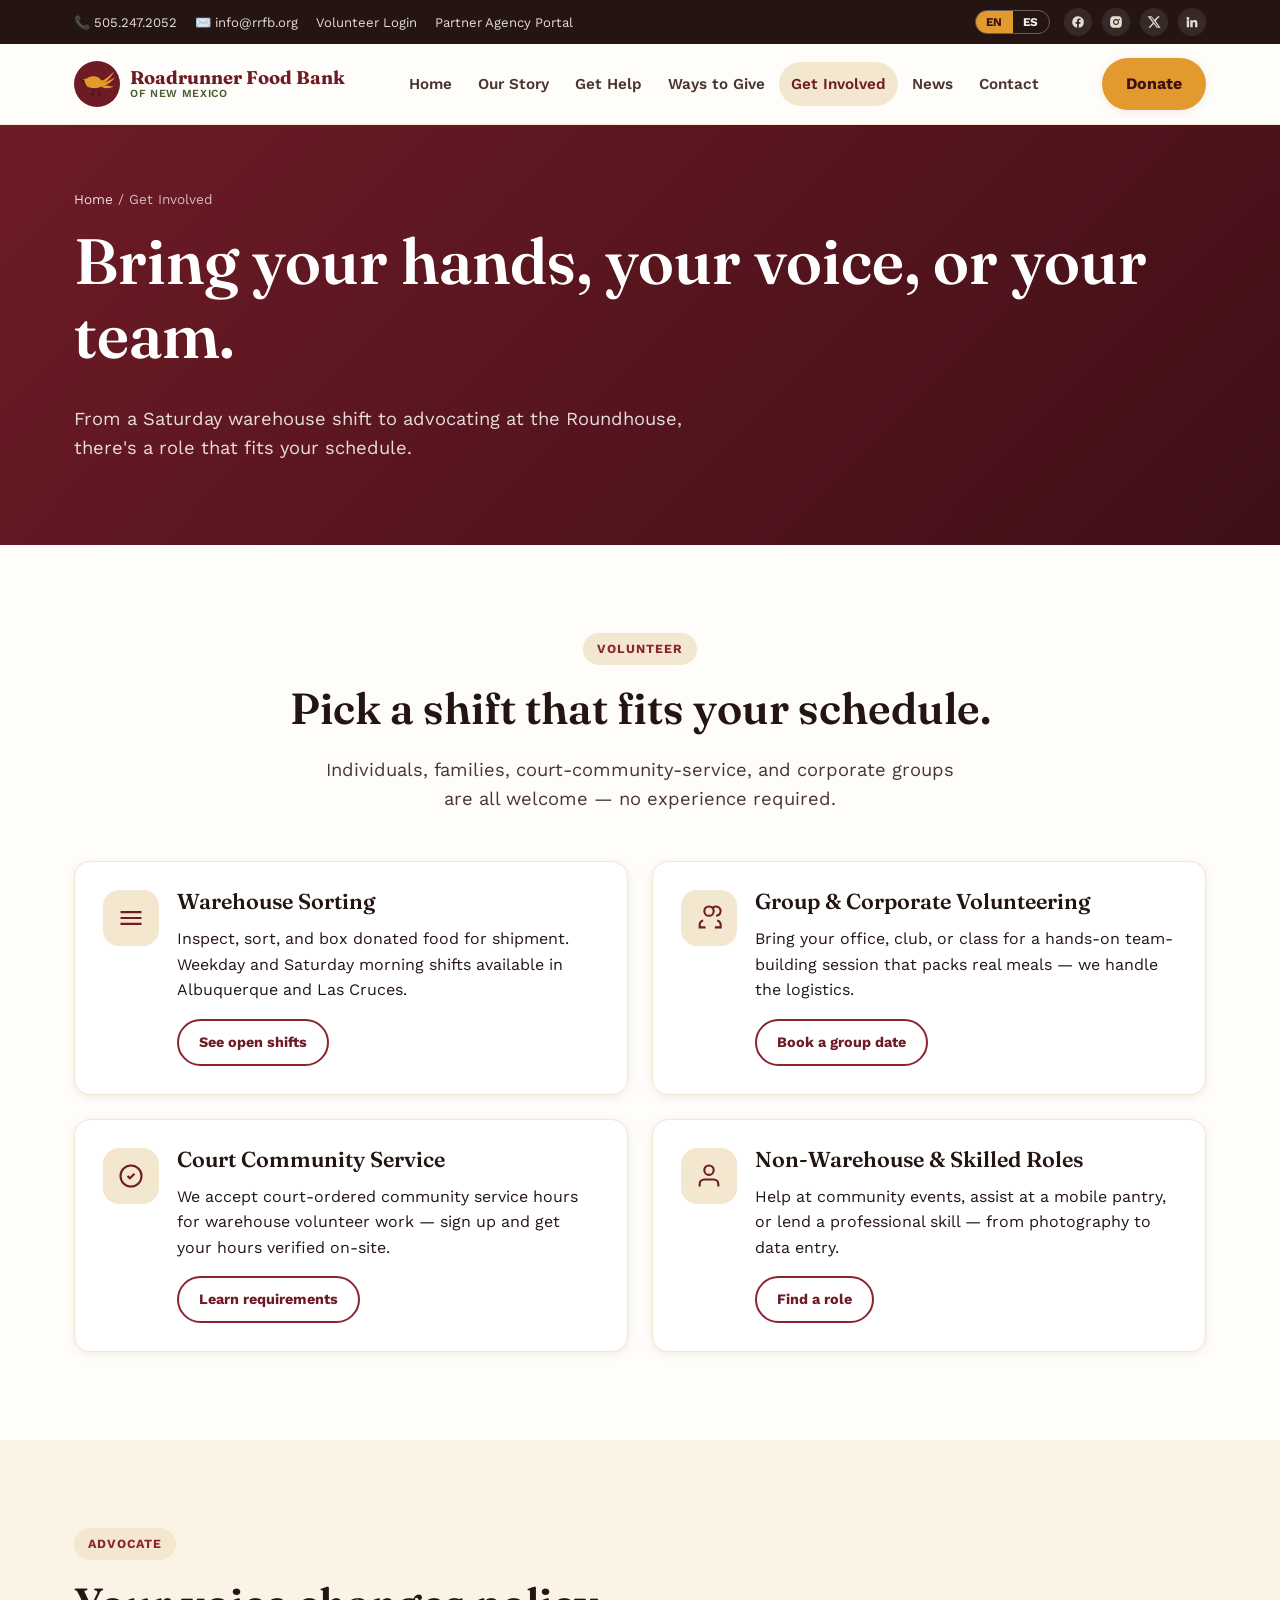
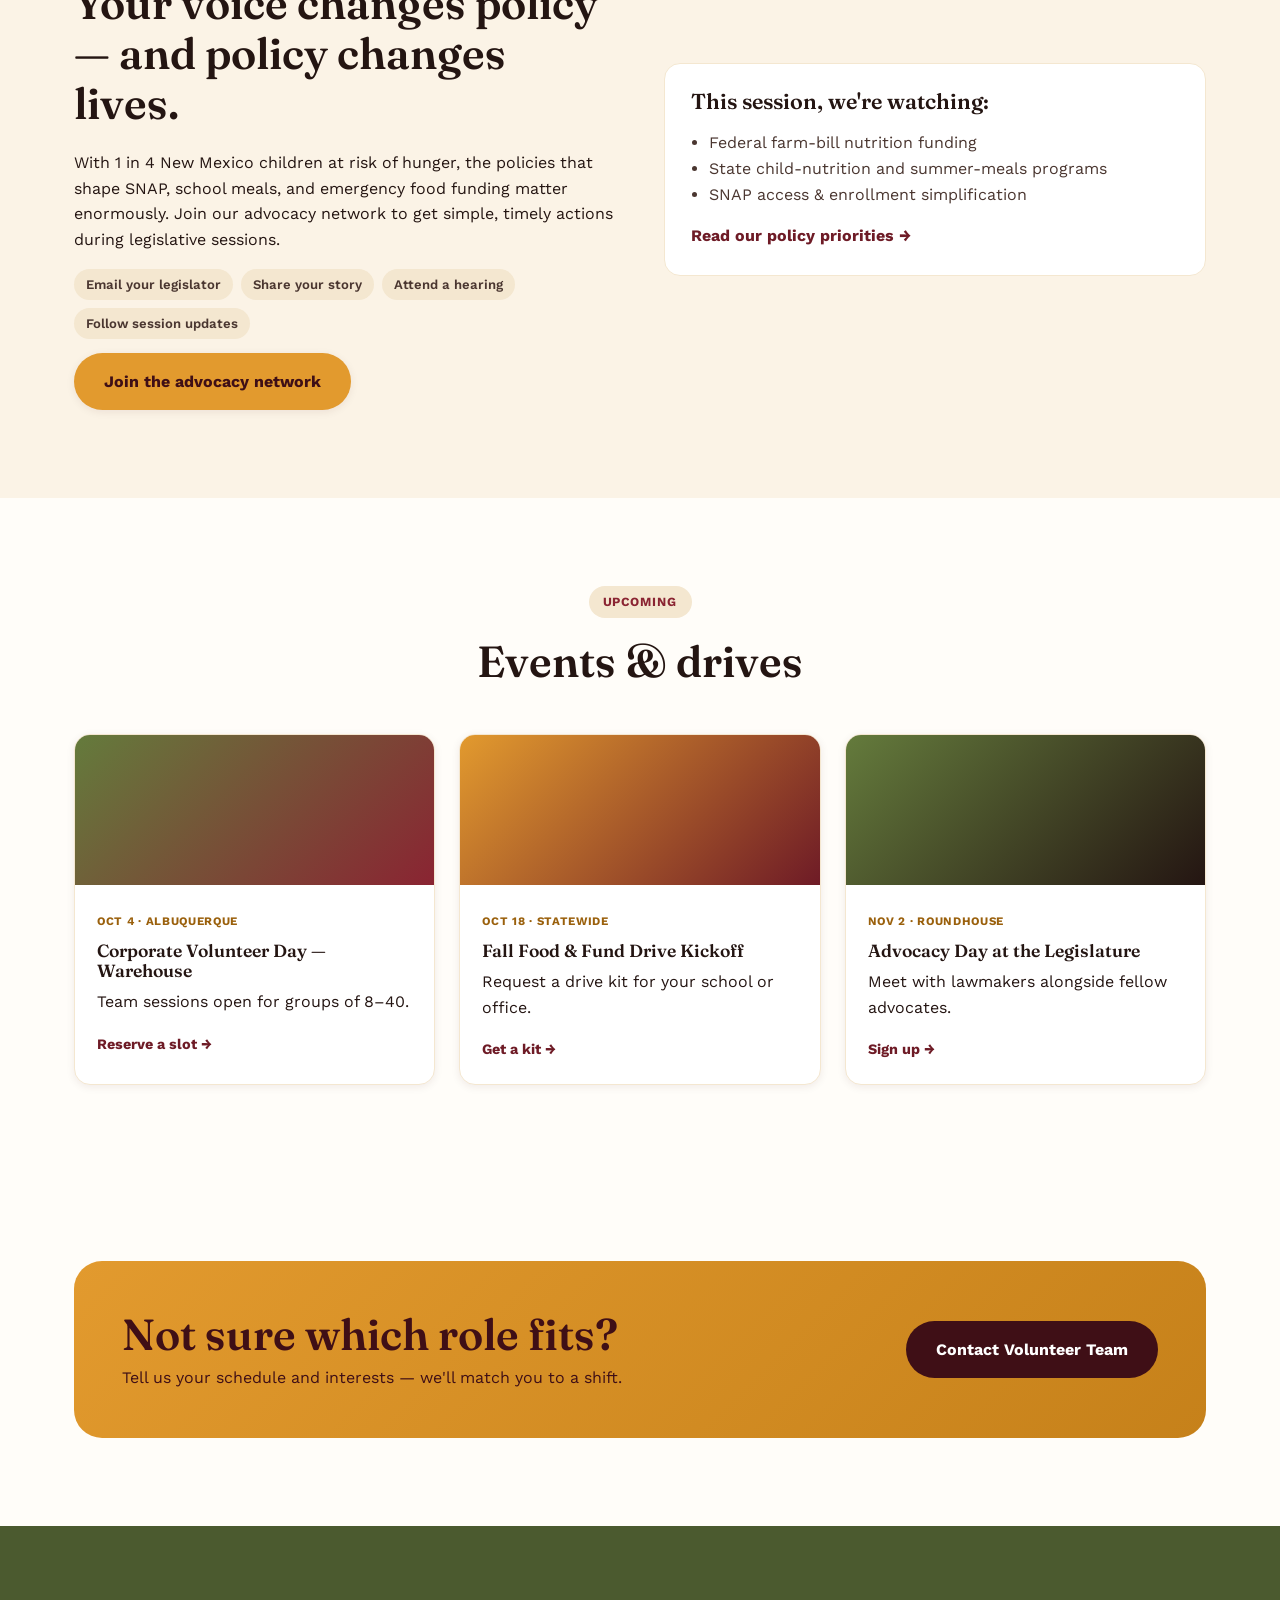
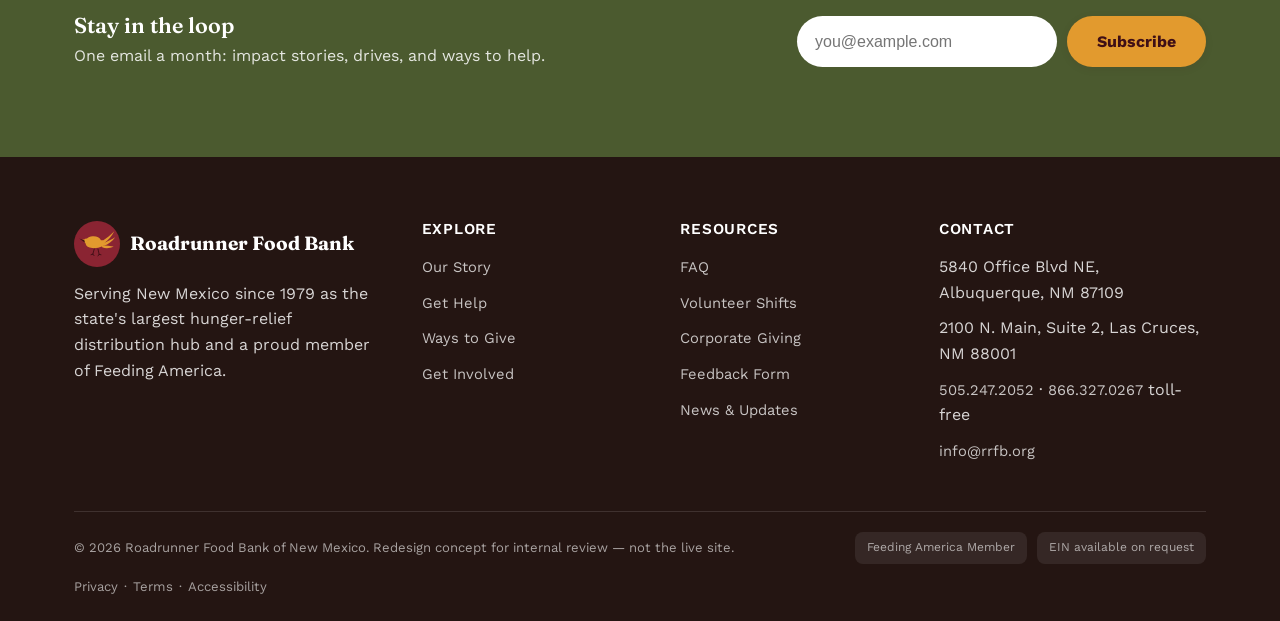
<file: get-involved.html>
<!doctype html>
<html lang="en">
<head>
<meta charset="utf-8">
<meta name="viewport" content="width=device-width, initial-scale=1">
<title data-i18n="get-involved.get-involved-roadrunner-food-bank">Get Involved — Roadrunner Food Bank Redesign Concept</title>
<meta name="description" content="Volunteer shifts, advocacy, and events — ways to get hands-on in the fight against hunger.">
<link rel="icon" type="image/svg+xml" href="assets/favicon.svg">
<link rel="apple-touch-icon" href="assets/apple-touch-icon.png">
<link rel="canonical" href="https://sebastiansells13-bot.github.io/rrfb-redesign-concept/get-involved.html">
<meta name="theme-color" content="#6E1B26">
<meta property="og:type" content="website">
<meta property="og:site_name" content="Roadrunner Food Bank of New Mexico">
<meta property="og:title" content="Get Involved — Roadrunner Food Bank Redesign Concept">
<meta property="og:description" content="Volunteer shifts, advocacy, and events — ways to get hands-on in the fight against hunger.">
<meta property="og:image" content="https://sebastiansells13-bot.github.io/rrfb-redesign-concept/assets/og-image.jpg">
<meta property="og:url" content="https://sebastiansells13-bot.github.io/rrfb-redesign-concept/get-involved.html">
<meta name="twitter:card" content="summary_large_image">
<meta name="twitter:title" content="Get Involved — Roadrunner Food Bank Redesign Concept">
<meta name="twitter:description" content="Volunteer shifts, advocacy, and events — ways to get hands-on in the fight against hunger.">
<meta name="twitter:image" content="https://sebastiansells13-bot.github.io/rrfb-redesign-concept/assets/og-image.jpg">
<link rel="preconnect" href="https://fonts.googleapis.com">
<link rel="preconnect" href="https://fonts.gstatic.com" crossorigin>
<link href="https://fonts.googleapis.com/css2?family=Fraunces:opsz,wght@9..144,500;9..144,600;9..144,700&family=Work+Sans:wght@400;500;600;700&display=swap" rel="stylesheet">
<link rel="stylesheet" href="css/style.css">
<script>
  // Hide the page for a moment when the visitor chose Spanish, so English
  // doesn't flash before js/i18n.js swaps the copy (it removes this class;
  // the timeout is a failsafe in case that script never loads).
  try { if (localStorage.getItem("lang") === "es") { document.documentElement.classList.add("i18n-pending"); setTimeout(function () { document.documentElement.classList.remove("i18n-pending"); }, 1500); } } catch (e) {}
</script>
<script type="application/ld+json">
{
  "@context": "https://schema.org",
  "@type": "NGO",
  "name": "Roadrunner Food Bank of New Mexico",
  "url": "https://sebastiansells13-bot.github.io/rrfb-redesign-concept/index.html",
  "logo": "https://sebastiansells13-bot.github.io/rrfb-redesign-concept/assets/apple-touch-icon.png",
  "description": "Roadrunner Food Bank of New Mexico is a Feeding America member food bank sourcing, warehousing, and distributing food statewide since 1979.",
  "address": [
    {
      "@type": "PostalAddress",
      "streetAddress": "5840 Office Blvd NE",
      "addressLocality": "Albuquerque",
      "addressRegion": "NM",
      "postalCode": "87109",
      "addressCountry": "US"
    },
    {
      "@type": "PostalAddress",
      "streetAddress": "2100 N. Main, Suite 2",
      "addressLocality": "Las Cruces",
      "addressRegion": "NM",
      "postalCode": "88001",
      "addressCountry": "US"
    }
  ],
  "telephone": "+1-505-247-2052",
  "email": "info@rrfb.org",
  "sameAs": [
    "https://www.facebook.com/roadrunner.food.bank/",
    "https://www.instagram.com/roadrunnerfoodbank/",
    "https://twitter.com/RoadrunnerFdBnk",
    "https://www.linkedin.com/company/roadrunner-food-bank-of-new-mexico/",
    "https://www.youtube.com/user/roadrunnerfoodbank"
  ]
}
</script>
</head>
<body>
<a class="skip-link" href="#main" data-i18n="common.skip-to-content">Skip to content</a>

<div class="utility-bar">
  <div class="container">
    <div class="utility-left">
      <a href="tel:5052472052">📞 505.247.2052</a>
      <a href="mailto:info@rrfb.org" data-i18n-skip>✉️ info@rrfb.org</a>
      <a href="#" data-i18n="common.volunteer-login">Volunteer Login</a>
      <a href="#" data-i18n="common.partner-agency-portal">Partner Agency Portal</a>
    </div>
    <div class="utility-right">
      <div class="lang-toggle" role="group" aria-label="Language / Idioma" data-i18n-skip>
        <button type="button" class="lang-toggle__btn" data-lang-toggle="en" aria-pressed="true" lang="en" aria-label="English" title="English">EN</button>
        <button type="button" class="lang-toggle__btn" data-lang-toggle="es" aria-pressed="false" lang="es" aria-label="Español" title="Español">ES</button>
      </div>
      <div class="social-row" data-i18n-skip>
      <a href="https://www.facebook.com/roadrunner.food.bank/" aria-label="Facebook"><svg viewBox="0 0 24 24"><path d="M22 12a10 10 0 1 0-11.6 9.9v-7H7.9V12h2.5V9.8c0-2.5 1.5-3.9 3.8-3.9 1.1 0 2.2.2 2.2.2v2.4h-1.3c-1.2 0-1.6.8-1.6 1.6V12h2.8l-.4 2.9h-2.4v7A10 10 0 0 0 22 12"/></svg></a>
      <a href="https://www.instagram.com/roadrunnerfoodbank/" aria-label="Instagram"><svg viewBox="0 0 24 24"><path d="M12 2c2.7 0 3.1 0 4.1.1 1.1 0 1.8.2 2.5.5.7.3 1.2.6 1.7 1.1.5.5.9 1 1.1 1.7.3.7.4 1.4.5 2.5 0 1 .1 1.4.1 4.1s0 3.1-.1 4.1c0 1.1-.2 1.8-.5 2.5-.3.7-.6 1.2-1.1 1.7-.5.5-1 .9-1.7 1.1-.7.3-1.4.4-2.5.5-1 0-1.4.1-4.1.1s-3.1 0-4.1-.1c-1.1 0-1.8-.2-2.5-.5-.7-.3-1.2-.6-1.7-1.1-.5-.5-.9-1-1.1-1.7-.3-.7-.4-1.4-.5-2.5C2 15.1 2 14.7 2 12s0-3.1.1-4.1c0-1.1.2-1.8.5-2.5.3-.7.6-1.2 1.1-1.7.5-.5 1-.9 1.7-1.1.7-.3 1.4-.4 2.5-.5C8.9 2 9.3 2 12 2m0 5a5 5 0 1 0 0 10 5 5 0 0 0 0-10m0 8.2a3.2 3.2 0 1 1 0-6.4 3.2 3.2 0 0 1 0 6.4M17.6 6.4a1.2 1.2 0 1 0 0 2.4 1.2 1.2 0 0 0 0-2.4"/></svg></a>
      <a href="https://twitter.com/RoadrunnerFdBnk" aria-label="Twitter / X"><svg viewBox="0 0 24 24"><path d="M18.9 2H22l-7.2 8.3L23.3 22h-6.6l-5.2-6.8L5.6 22H2.4l7.7-8.8L1 2h6.8l4.7 6.2L18.9 2Zm-1.2 18h1.8L7.4 3.9H5.5L17.7 20Z"/></svg></a>
      <a href="https://www.linkedin.com/company/roadrunner-food-bank-of-new-mexico/" aria-label="LinkedIn"><svg viewBox="0 0 24 24"><path d="M4.98 3.5a2.5 2.5 0 1 1 0 5 2.5 2.5 0 0 1 0-5M3 9h4v12H3zM9 9h3.8v1.7h.1c.5-1 1.8-2 3.7-2 4 0 4.7 2.6 4.7 6V21h-4v-5.8c0-1.4 0-3.1-1.9-3.1-1.9 0-2.2 1.5-2.2 3v6H9z"/></svg></a>
    </div></div>
  </div>
</div>

<header class="site-header">
  <div class="container nav-wrap">
    <a href="index.html" class="brand">
            <svg class="brand-mark" viewBox="0 0 48 48" aria-hidden="true">
        <circle cx="24" cy="24" r="24" fill="#6E1B26"/>
        <g transform="translate(8,10) scale(0.315)">
          <g stroke="#3F0F16" stroke-width="3" stroke-linecap="round" stroke-linejoin="round" fill="none">
            <path d="M42,60 L37,78 M37,78 L31,80 M37,78 L41,83"/>
            <path d="M54,61 L58,79 M58,79 L64,80 M58,79 L54,84"/>
          </g>
          <path d="M66,36 C82,26 98,12 108,2 C100,18 88,32 74,42 Z" fill="#E29A2E"/>
          <path d="M68,43 C86,36 102,28 111,22 C101,36 88,46 74,50 Z" fill="#E29A2E"/>
          <path d="M67,49 C82,49 96,50 106,53 C93,59 79,60 68,55 Z" fill="#E29A2E"/>
          <path d="M13,44 C9,31 20,20 36,19 C49,18 60,23 64,32 C69,31 74,33 76,38 C79,44 76,50 69,52 C58,57 46,59 35,58 C22,57 15,53 13,44 Z" fill="#E29A2E"/>
          <path d="M16,40 C10,38 5,34 2,29 C8,30 14,32 19,36 Z" fill="#E29A2E"/>
          <circle cx="15" cy="34" r="7.5" fill="#E29A2E"/>
          <path d="M9,32 L-8,26 L11,40 Z" fill="#3F0F16"/>
        </g>
      </svg>
      <span class="brand-text" data-i18n-skip><strong>Roadrunner Food Bank</strong><span>of New Mexico</span></span>
    </a>
    <nav class="primary-nav" aria-label="Primary" data-i18n-attr="aria-label:common.primary">
      <a href="index.html" data-i18n="nav.home">Home</a>
      <a href="about.html" data-i18n="nav.our-story">Our Story</a>
      <a href="get-help.html" data-i18n="nav.get-help">Get Help</a>
      <a href="ways-to-give.html" data-i18n="nav.ways-to-give">Ways to Give</a>
      <a href="get-involved.html" aria-current="page" data-i18n="nav.get-involved">Get Involved</a>
      <a href="news.html" data-i18n="nav.news">News</a>
      <a href="contact.html" data-i18n="nav.contact">Contact</a>
    </nav>
    <div class="header-cta">
      <a href="get-help.html" class="btn btn-outline btn-sm" data-i18n="common.find-food">Find Food</a>
      <a href="ways-to-give.html" class="btn btn-primary" data-i18n="common.donate">Donate</a>
      <button class="nav-toggle" data-i18n-skip aria-label="Toggle menu" aria-expanded="false"><span></span><span></span><span></span></button>
    </div>
  </div>
</header>

<main id="main">

  <section class="page-hero">
    <div class="container">
      <p class="breadcrumb"><a href="index.html" data-i18n="common.home">Home</a> / <span data-i18n="common.get-involved">Get Involved</span></p>
      <h1 data-i18n="get-involved.bring-your-hands-your-voice">Bring your hands, your voice, or your team.</h1>
      <p class="lede" style="color:rgba(255,255,255,.85);max-width:60ch;" data-i18n="get-involved.from-a-saturday-warehouse-shift">From a Saturday warehouse shift to advocating at the Roundhouse, there's a role that fits your schedule.</p>
    </div>
  </section>

  <section id="volunteer">
    <div class="container">
      <div class="section-head center reveal">
        <span class="eyebrow" data-i18n="get-involved.volunteer">Volunteer</span>
        <h2 data-i18n="get-involved.pick-a-shift-that-fits">Pick a shift that fits your schedule.</h2>
        <p class="lede center" data-i18n="get-involved.individuals-families-court-community-service">Individuals, families, court-community-service, and corporate groups are all welcome — no experience required.</p>
      </div>
      <div class="vol-grid">
        <div class="vol-card reveal">
          <div class="icon-badge"><svg viewBox="0 0 24 24"><path d="M3 7h18M3 12h18M3 17h18"/></svg></div>
          <div>
            <h3 data-i18n="get-involved.warehouse-sorting">Warehouse Sorting</h3>
            <p data-i18n="get-involved.inspect-sort-and-box-donated">Inspect, sort, and box donated food for shipment. Weekday and Saturday morning shifts available in Albuquerque and Las Cruces.</p>
            <a href="#" class="btn btn-sm btn-outline" data-i18n="get-involved.see-open-shifts">See open shifts</a>
          </div>
        </div>
        <div class="vol-card reveal">
          <div class="icon-badge gold"><svg viewBox="0 0 24 24"><path d="M17 20h5v-2a4 4 0 0 0-3-3.87M9 20H4v-2a4 4 0 0 1 3-3.87m5-4a4 4 0 1 0-4-4 4 4 0 0 0 4 4Zm6 0a4 4 0 1 0-3.2-6.4"/></svg></div>
          <div>
            <h3 data-i18n="get-involved.group-corporate-volunteering">Group &amp; Corporate Volunteering</h3>
            <p data-i18n="get-involved.bring-your-office-club-or">Bring your office, club, or class for a hands-on team-building session that packs real meals — we handle the logistics.</p>
            <a href="#" class="btn btn-sm btn-outline" data-i18n="get-involved.book-a-group-date">Book a group date</a>
          </div>
        </div>
        <div class="vol-card reveal">
          <div class="icon-badge olive"><svg viewBox="0 0 24 24"><path d="M9 12l2 2 4-4M21 12a9 9 0 1 1-9-9 9 9 0 0 1 9 9Z"/></svg></div>
          <div>
            <h3 data-i18n="get-involved.court-community-service">Court Community Service</h3>
            <p data-i18n="get-involved.we-accept-court-ordered-community">We accept court-ordered community service hours for warehouse volunteer work — sign up and get your hours verified on-site.</p>
            <a href="#" class="btn btn-sm btn-outline" data-i18n="get-involved.learn-requirements">Learn requirements</a>
          </div>
        </div>
        <div class="vol-card reveal">
          <div class="icon-badge"><svg viewBox="0 0 24 24"><path d="M20 21v-2a4 4 0 0 0-4-4H8a4 4 0 0 0-4 4v2M12 11a4 4 0 1 0-4-4 4 4 0 0 0 4 4Z"/></svg></div>
          <div>
            <h3 data-i18n="get-involved.non-warehouse-skilled-roles">Non-Warehouse &amp; Skilled Roles</h3>
            <p data-i18n="get-involved.help-at-community-events-assist">Help at community events, assist at a mobile pantry, or lend a professional skill — from photography to data entry.</p>
            <a href="#" class="btn btn-sm btn-outline" data-i18n="get-involved.find-a-role">Find a role</a>
          </div>
        </div>
      </div>
    </div>
  </section>

  <section id="advocate" style="background:var(--cream-200);">
    <div class="container two-col">
      <div class="reveal">
        <span class="eyebrow" data-i18n="get-involved.advocate">Advocate</span>
        <h2 data-i18n="get-involved.your-voice-changes-policy-and">Your voice changes policy — and policy changes lives.</h2>
        <p data-i18n="get-involved.with-1-in-4-new">With 1 in 4 New Mexico children at risk of hunger, the policies that shape SNAP, school meals, and emergency food funding matter enormously. Join our advocacy network to get simple, timely actions during legislative sessions.</p>
        <div class="chip-list"><span data-i18n="get-involved.email-your-legislator">Email your legislator</span><span data-i18n="get-involved.share-your-story">Share your story</span><span data-i18n="get-involved.attend-a-hearing">Attend a hearing</span><span data-i18n="get-involved.follow-session-updates">Follow session updates</span></div>
        <a href="#" class="btn btn-primary" data-i18n="get-involved.join-the-advocacy-network">Join the advocacy network</a>
      </div>
      <div class="value-card reveal">
        <h3 data-i18n="get-involved.this-session-we-re-watching">This session, we're watching:</h3>
        <ul style="padding-left:18px;color:var(--ink-700);">
          <li data-i18n="get-involved.federal-farm-bill-nutrition-funding">Federal farm-bill nutrition funding</li>
          <li data-i18n="get-involved.state-child-nutrition-and-summer">State child-nutrition and summer-meals programs</li>
          <li data-i18n="get-involved.snap-access-enrollment-simplification">SNAP access &amp; enrollment simplification</li>
        </ul>
        <a href="#" style="font-weight:700;color:var(--maroon-700);text-decoration:none;" data-i18n="get-involved.read-our-policy-priorities">Read our policy priorities →</a>
      </div>
    </div>
  </section>

  <section>
    <div class="container">
      <div class="section-head center reveal">
        <span class="eyebrow" data-i18n="get-involved.upcoming">Upcoming</span>
        <h2 data-i18n="get-involved.events-drives">Events &amp; drives</h2>
      </div>
      <div class="news-grid">
        <article class="news-card reveal">
          <div class="news-thumb"></div>
          <div class="body">
            <span class="news-tag" data-i18n="get-involved.oct-4-albuquerque">Oct 4 · Albuquerque</span>
            <h3 data-i18n="get-involved.corporate-volunteer-day-warehouse">Corporate Volunteer Day — Warehouse</h3>
            <p data-i18n="get-involved.team-sessions-open-for-groups">Team sessions open for groups of 8–40.</p>
            <a href="#" data-i18n="get-involved.reserve-a-slot">Reserve a slot →</a>
          </div>
        </article>
        <article class="news-card reveal">
          <div class="news-thumb" style="background:linear-gradient(135deg,var(--gold-500),var(--maroon-700));"></div>
          <div class="body">
            <span class="news-tag" data-i18n="get-involved.oct-18-statewide">Oct 18 · Statewide</span>
            <h3 data-i18n="get-involved.fall-food-fund-drive-kickoff">Fall Food &amp; Fund Drive Kickoff</h3>
            <p data-i18n="get-involved.request-a-drive-kit-for">Request a drive kit for your school or office.</p>
            <a href="#" data-i18n="get-involved.get-a-kit">Get a kit →</a>
          </div>
        </article>
        <article class="news-card reveal">
          <div class="news-thumb" style="background:linear-gradient(135deg,var(--olive-500),var(--ink-900));"></div>
          <div class="body">
            <span class="news-tag" data-i18n="get-involved.nov-2-roundhouse">Nov 2 · Roundhouse</span>
            <h3 data-i18n="get-involved.advocacy-day-at-the-legislature">Advocacy Day at the Legislature</h3>
            <p data-i18n="get-involved.meet-with-lawmakers-alongside-fellow">Meet with lawmakers alongside fellow advocates.</p>
            <a href="#" data-i18n="get-involved.sign-up">Sign up →</a>
          </div>
        </article>
      </div>
    </div>
  </section>

  <section>
    <div class="container">
      <div class="cta-band reveal">
        <div>
          <h2 data-i18n="get-involved.not-sure-which-role-fits">Not sure which role fits?</h2>
          <p style="margin:0;" data-i18n="get-involved.tell-us-your-schedule-and">Tell us your schedule and interests — we'll match you to a shift.</p>
        </div>
        <a href="contact.html" class="btn" style="background:var(--maroon-900);color:#fff;" data-i18n="get-involved.contact-volunteer-team">Contact Volunteer Team</a>
      </div>
    </div>
  </section>

</main>

<section class="newsletter">
  <div class="container">
    <div><h3 style="color:#fff;margin-bottom:4px;" data-i18n="common.stay-in-the-loop">Stay in the loop</h3><p style="margin:0;color:rgba(255,255,255,.85);" data-i18n="common.one-email-a-month-impact">One email a month: impact stories, drives, and ways to help.</p></div>
    <form data-demo-form data-success-target="newsletter-success">
          <div style="position:absolute;left:-9999px;width:1px;height:1px;overflow:hidden;" aria-hidden="true" data-i18n-skip>
            <label for="get-involved-1_website">Leave this field empty</label>
            <input type="text" id="get-involved-1_website" name="website" tabindex="-1" autocomplete="off">
          </div>
          <input type="hidden" name="form_rendered_at" class="form-rendered-at" value="">

      <input type="email" placeholder="you@example.com" aria-label="Email address" required data-i18n-attr="placeholder:common.you-example-com;aria-label:common.email-address">
      <button class="btn btn-primary" type="submit" data-i18n="common.subscribe">Subscribe</button>
    </form>
  </div>
  <div class="container"><p id="newsletter-success" class="form-success" role="status" style="margin-top:14px;" data-i18n="common.thanks-you-re-on-the">Thanks — you're on the list! (demo confirmation)</p></div>
</section>

<footer class="site-footer">
  <div class="container">
    <div class="footer-grid">
      <div>
        <div class="footer-brand" data-i18n-skip>
                    <svg class="brand-mark" width="36" height="36" viewBox="0 0 48 48" aria-hidden="true">
            <circle cx="24" cy="24" r="24" fill="#8A2432"/>
            <g transform="translate(8,10) scale(0.315)">
              <g stroke="#3F0F16" stroke-width="3" stroke-linecap="round" stroke-linejoin="round" fill="none">
                <path d="M42,60 L37,78 M37,78 L31,80 M37,78 L41,83"/>
                <path d="M54,61 L58,79 M58,79 L64,80 M58,79 L54,84"/>
              </g>
              <path d="M66,36 C82,26 98,12 108,2 C100,18 88,32 74,42 Z" fill="#E29A2E"/>
              <path d="M68,43 C86,36 102,28 111,22 C101,36 88,46 74,50 Z" fill="#E29A2E"/>
              <path d="M67,49 C82,49 96,50 106,53 C93,59 79,60 68,55 Z" fill="#E29A2E"/>
              <path d="M13,44 C9,31 20,20 36,19 C49,18 60,23 64,32 C69,31 74,33 76,38 C79,44 76,50 69,52 C58,57 46,59 35,58 C22,57 15,53 13,44 Z" fill="#E29A2E"/>
              <path d="M16,40 C10,38 5,34 2,29 C8,30 14,32 19,36 Z" fill="#E29A2E"/>
              <circle cx="15" cy="34" r="7.5" fill="#E29A2E"/>
              <path d="M9,32 L-8,26 L11,40 Z" fill="#3F0F16"/>
            </g>
          </svg>
          <strong>Roadrunner Food Bank</strong>
        </div>
        <p data-i18n="common.serving-new-mexico-since-1979">Serving New Mexico since 1979 as the state's largest hunger-relief distribution hub and a proud member of Feeding America.</p>
      </div>
      <div><h4 data-i18n="common.explore">Explore</h4><ul>
        <li><a href="about.html" data-i18n="common.our-story">Our Story</a></li>
        <li><a href="get-help.html" data-i18n="common.get-help">Get Help</a></li>
        <li><a href="ways-to-give.html" data-i18n="common.ways-to-give">Ways to Give</a></li>
        <li><a href="get-involved.html" data-i18n="common.get-involved">Get Involved</a></li>
      </ul></div>
      <div><h4 data-i18n="common.resources">Resources</h4><ul>
        <li><a href="get-help.html#faq" data-i18n="common.faq">FAQ</a></li>
        <li><a href="get-involved.html#volunteer" data-i18n="common.volunteer-shifts">Volunteer Shifts</a></li>
        <li><a href="ways-to-give.html#corporate" data-i18n="common.corporate-giving">Corporate Giving</a></li>
        <li><a href="contact.html" data-i18n="common.feedback-form">Feedback Form</a></li>
      <li><a href="news.html" data-i18n="common.news-updates">News &amp; Updates</a></li>
      </ul></div>
      <div><h4 data-i18n="common.contact">Contact</h4><ul>
        <li data-i18n-skip>5840 Office Blvd NE, Albuquerque, NM 87109</li>
        <li data-i18n-skip>2100 N. Main, Suite 2, Las Cruces, NM 88001</li>
        <li><a href="tel:5052472052">505.247.2052</a> · <a href="tel:8663270267">866.327.0267</a> <span data-i18n="common.toll-free">toll-free</span></li>
        <li><a href="mailto:info@rrfb.org" data-i18n-skip>info@rrfb.org</a></li>
      </ul></div>
    </div>
    <div class="footer-bottom">
      <span>© <span data-year>2026</span> <span data-i18n-skip>Roadrunner Food Bank of New Mexico.</span> <span data-i18n="common.redesign-concept-for-internal-review">Redesign concept for internal review — not the live site.</span></span>
      <div class="footer-badges"><span class="badge" data-i18n="common.feeding-america-member">Feeding America Member</span><span class="badge" data-i18n="common.ein-available-on-request">EIN available on request</span></div>
      <nav class="footer-legal" aria-label="Legal" data-i18n-attr="aria-label:common.legal"><a href="privacy.html" data-i18n="common.privacy">Privacy</a><span aria-hidden="true">·</span><a href="terms.html" data-i18n="common.terms">Terms</a><span aria-hidden="true">·</span><a href="accessibility.html" data-i18n="common.accessibility">Accessibility</a></nav>
    </div>
  </div>
</footer>

<script src="js/i18n-data.js" defer></script>
<script src="js/i18n.js" defer></script>
<script src="js/main.js" defer></script>
</body>
</html>
</file>
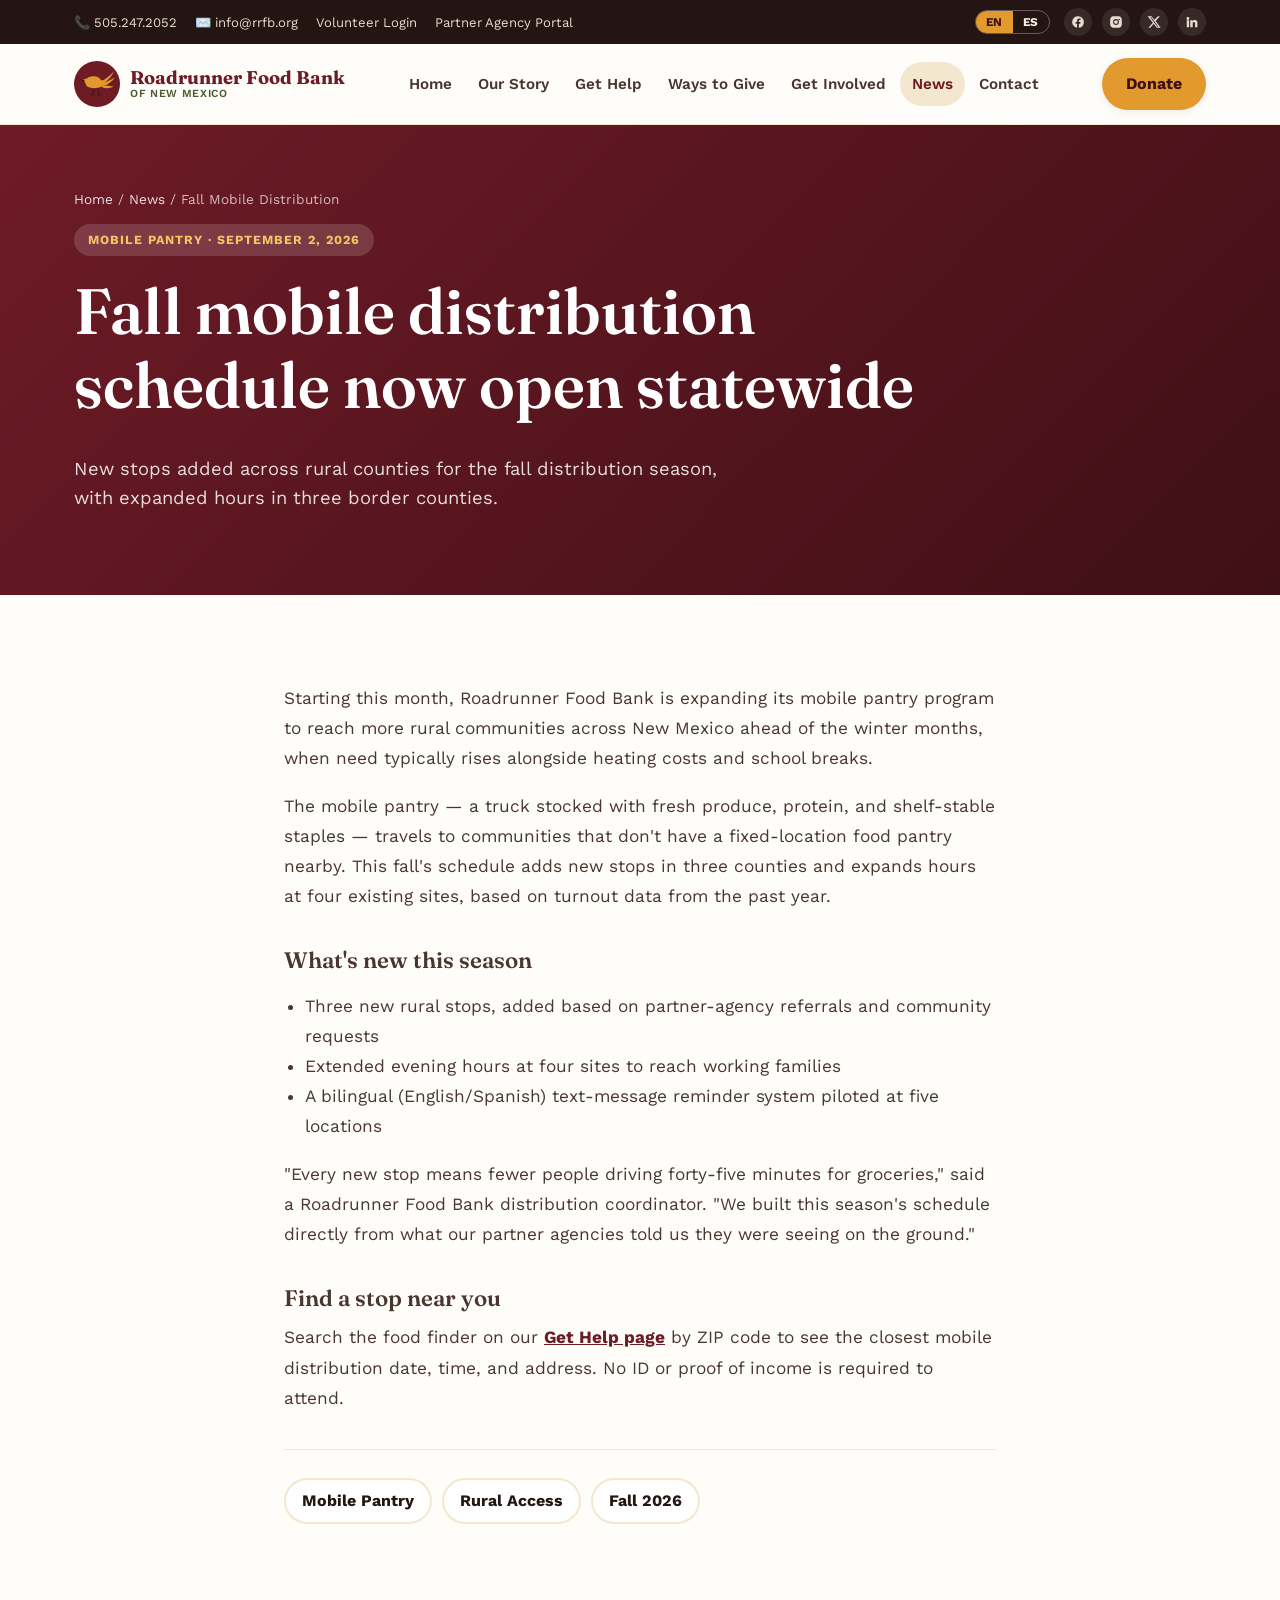
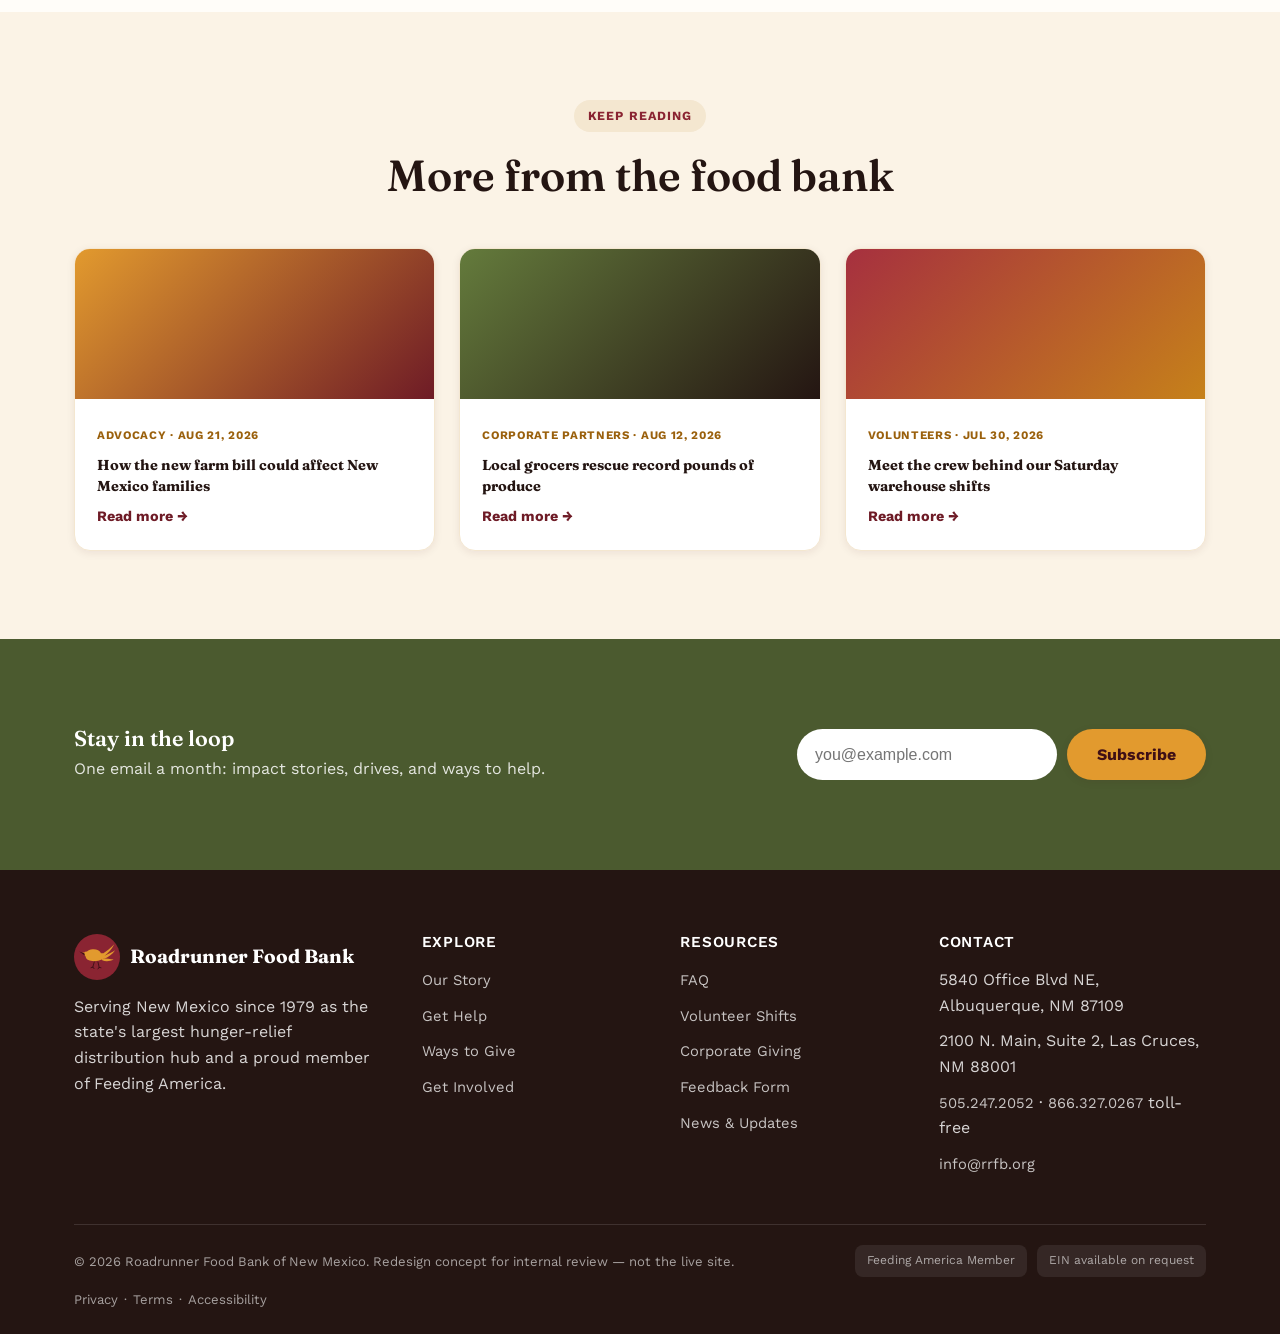
<file: news-article.html>
<!doctype html>
<html lang="en">
<head>
<meta charset="utf-8">
<meta name="viewport" content="width=device-width, initial-scale=1">
<title data-i18n="news-article.fall-mobile-distribution-schedule-roadrunner">Fall Mobile Distribution Schedule — Roadrunner Food Bank Redesign Concept</title>
<meta name="description" content="New mobile pantry stops added across rural counties for the fall distribution season.">
<link rel="icon" type="image/svg+xml" href="assets/favicon.svg">
<link rel="apple-touch-icon" href="assets/apple-touch-icon.png">
<link rel="canonical" href="https://sebastiansells13-bot.github.io/rrfb-redesign-concept/news-article.html">
<meta name="theme-color" content="#6E1B26">
<meta property="og:type" content="article">
<meta property="og:site_name" content="Roadrunner Food Bank of New Mexico">
<meta property="og:title" content="Fall Mobile Distribution Schedule — Roadrunner Food Bank">
<meta property="og:description" content="New mobile pantry stops added across rural counties for the fall distribution season.">
<meta property="og:image" content="https://sebastiansells13-bot.github.io/rrfb-redesign-concept/assets/og-image.jpg">
<meta property="og:url" content="https://sebastiansells13-bot.github.io/rrfb-redesign-concept/news-article.html">
<meta name="twitter:card" content="summary_large_image">
<meta name="twitter:title" content="Fall Mobile Distribution Schedule — Roadrunner Food Bank">
<meta name="twitter:description" content="New mobile pantry stops added across rural counties for the fall distribution season.">
<meta name="twitter:image" content="https://sebastiansells13-bot.github.io/rrfb-redesign-concept/assets/og-image.jpg">
<link rel="preconnect" href="https://fonts.googleapis.com">
<link rel="preconnect" href="https://fonts.gstatic.com" crossorigin>
<link href="https://fonts.googleapis.com/css2?family=Fraunces:opsz,wght@9..144,500;9..144,600;9..144,700&family=Work+Sans:wght@400;500;600;700&display=swap" rel="stylesheet">
<link rel="stylesheet" href="css/style.css">
<script>
  // Hide the page for a moment when the visitor chose Spanish, so English
  // doesn't flash before js/i18n.js swaps the copy (it removes this class;
  // the timeout is a failsafe in case that script never loads).
  try { if (localStorage.getItem("lang") === "es") { document.documentElement.classList.add("i18n-pending"); setTimeout(function () { document.documentElement.classList.remove("i18n-pending"); }, 1500); } } catch (e) {}
</script>
<script type="application/ld+json">
{
  "@context": "https://schema.org",
  "@type": "NewsArticle",
  "headline": "Fall mobile distribution schedule now open statewide",
  "datePublished": "2026-09-02",
  "author": {"@type": "Organization", "name": "Roadrunner Food Bank of New Mexico"},
  "publisher": {"@type": "Organization", "name": "Roadrunner Food Bank of New Mexico", "logo": {"@type": "ImageObject", "url": "https://sebastiansells13-bot.github.io/rrfb-redesign-concept/assets/apple-touch-icon.png"}}
}
</script>
</head>
<body>
<a class="skip-link" href="#main" data-i18n="common.skip-to-content">Skip to content</a>

<div class="utility-bar">
  <div class="container">
    <div class="utility-left">
      <a href="tel:5052472052">📞 505.247.2052</a>
      <a href="mailto:info@rrfb.org" data-i18n-skip>✉️ info@rrfb.org</a>
      <a href="#" data-i18n="common.volunteer-login">Volunteer Login</a>
      <a href="#" data-i18n="common.partner-agency-portal">Partner Agency Portal</a>
    </div>
    <div class="utility-right">
      <div class="lang-toggle" role="group" aria-label="Language / Idioma" data-i18n-skip>
        <button type="button" class="lang-toggle__btn" data-lang-toggle="en" aria-pressed="true" lang="en" aria-label="English" title="English">EN</button>
        <button type="button" class="lang-toggle__btn" data-lang-toggle="es" aria-pressed="false" lang="es" aria-label="Español" title="Español">ES</button>
      </div>
      <div class="social-row" data-i18n-skip>
      <a href="https://www.facebook.com/roadrunner.food.bank/" aria-label="Facebook"><svg viewBox="0 0 24 24"><path d="M22 12a10 10 0 1 0-11.6 9.9v-7H7.9V12h2.5V9.8c0-2.5 1.5-3.9 3.8-3.9 1.1 0 2.2.2 2.2.2v2.4h-1.3c-1.2 0-1.6.8-1.6 1.6V12h2.8l-.4 2.9h-2.4v7A10 10 0 0 0 22 12"/></svg></a>
      <a href="https://www.instagram.com/roadrunnerfoodbank/" aria-label="Instagram"><svg viewBox="0 0 24 24"><path d="M12 2c2.7 0 3.1 0 4.1.1 1.1 0 1.8.2 2.5.5.7.3 1.2.6 1.7 1.1.5.5.9 1 1.1 1.7.3.7.4 1.4.5 2.5 0 1 .1 1.4.1 4.1s0 3.1-.1 4.1c0 1.1-.2 1.8-.5 2.5-.3.7-.6 1.2-1.1 1.7-.5.5-1 .9-1.7 1.1-.7.3-1.4.4-2.5.5-1 0-1.4.1-4.1.1s-3.1 0-4.1-.1c-1.1 0-1.8-.2-2.5-.5-.7-.3-1.2-.6-1.7-1.1-.5-.5-.9-1-1.1-1.7-.3-.7-.4-1.4-.5-2.5C2 15.1 2 14.7 2 12s0-3.1.1-4.1c0-1.1.2-1.8.5-2.5.3-.7.6-1.2 1.1-1.7.5-.5 1-.9 1.7-1.1.7-.3 1.4-.4 2.5-.5C8.9 2 9.3 2 12 2m0 5a5 5 0 1 0 0 10 5 5 0 0 0 0-10m0 8.2a3.2 3.2 0 1 1 0-6.4 3.2 3.2 0 0 1 0 6.4M17.6 6.4a1.2 1.2 0 1 0 0 2.4 1.2 1.2 0 0 0 0-2.4"/></svg></a>
      <a href="https://twitter.com/RoadrunnerFdBnk" aria-label="Twitter / X"><svg viewBox="0 0 24 24"><path d="M18.9 2H22l-7.2 8.3L23.3 22h-6.6l-5.2-6.8L5.6 22H2.4l7.7-8.8L1 2h6.8l4.7 6.2L18.9 2Zm-1.2 18h1.8L7.4 3.9H5.5L17.7 20Z"/></svg></a>
      <a href="https://www.linkedin.com/company/roadrunner-food-bank-of-new-mexico/" aria-label="LinkedIn"><svg viewBox="0 0 24 24"><path d="M4.98 3.5a2.5 2.5 0 1 1 0 5 2.5 2.5 0 0 1 0-5M3 9h4v12H3zM9 9h3.8v1.7h.1c.5-1 1.8-2 3.7-2 4 0 4.7 2.6 4.7 6V21h-4v-5.8c0-1.4 0-3.1-1.9-3.1-1.9 0-2.2 1.5-2.2 3v6H9z"/></svg></a>
    </div></div>
  </div>
</div>

<header class="site-header">
  <div class="container nav-wrap">
    <a href="index.html" class="brand">
            <svg class="brand-mark" viewBox="0 0 48 48" aria-hidden="true">
        <circle cx="24" cy="24" r="24" fill="#6E1B26"/>
        <g transform="translate(8,10) scale(0.315)">
          <g stroke="#3F0F16" stroke-width="3" stroke-linecap="round" stroke-linejoin="round" fill="none">
            <path d="M42,60 L37,78 M37,78 L31,80 M37,78 L41,83"/>
            <path d="M54,61 L58,79 M58,79 L64,80 M58,79 L54,84"/>
          </g>
          <path d="M66,36 C82,26 98,12 108,2 C100,18 88,32 74,42 Z" fill="#E29A2E"/>
          <path d="M68,43 C86,36 102,28 111,22 C101,36 88,46 74,50 Z" fill="#E29A2E"/>
          <path d="M67,49 C82,49 96,50 106,53 C93,59 79,60 68,55 Z" fill="#E29A2E"/>
          <path d="M13,44 C9,31 20,20 36,19 C49,18 60,23 64,32 C69,31 74,33 76,38 C79,44 76,50 69,52 C58,57 46,59 35,58 C22,57 15,53 13,44 Z" fill="#E29A2E"/>
          <path d="M16,40 C10,38 5,34 2,29 C8,30 14,32 19,36 Z" fill="#E29A2E"/>
          <circle cx="15" cy="34" r="7.5" fill="#E29A2E"/>
          <path d="M9,32 L-8,26 L11,40 Z" fill="#3F0F16"/>
        </g>
      </svg>
      <span class="brand-text" data-i18n-skip><strong>Roadrunner Food Bank</strong><span>of New Mexico</span></span>
    </a>
    <nav class="primary-nav" aria-label="Primary" data-i18n-attr="aria-label:common.primary">
      <a href="index.html" data-i18n="nav.home">Home</a>
      <a href="about.html" data-i18n="nav.our-story">Our Story</a>
      <a href="get-help.html" data-i18n="nav.get-help">Get Help</a>
      <a href="ways-to-give.html" data-i18n="nav.ways-to-give">Ways to Give</a>
      <a href="get-involved.html" data-i18n="nav.get-involved">Get Involved</a>
      <a href="news.html" aria-current="page" data-i18n="nav.news">News</a>
      <a href="contact.html" data-i18n="nav.contact">Contact</a>
    </nav>
    <div class="header-cta">
      <a href="get-help.html" class="btn btn-outline btn-sm" data-i18n="common.find-food">Find Food</a>
      <a href="ways-to-give.html" class="btn btn-primary" data-i18n="common.donate">Donate</a>
      <button class="nav-toggle" data-i18n-skip aria-label="Toggle menu" aria-expanded="false"><span></span><span></span><span></span></button>
    </div>
  </div>
</header>

<main id="main">

  <section class="page-hero">
    <div class="container">
      <p class="breadcrumb"><a href="index.html" data-i18n="common.home">Home</a> / <a href="news.html" data-i18n="common.news">News</a> / <span data-i18n="news-article.fall-mobile-distribution">Fall Mobile Distribution</span></p>
      <span class="eyebrow on-dark" data-i18n="news-article.mobile-pantry-september-2-2026">Mobile Pantry · September 2, 2026</span>
      <h1 style="max-width:22ch;" data-i18n="common.fall-mobile-distribution-schedule-now">Fall mobile distribution schedule now open statewide</h1>
      <p class="lede" style="color:rgba(255,255,255,.85);max-width:60ch;" data-i18n="common.new-stops-added-across-rural">New stops added across rural counties for the fall distribution season, with expanded hours in three border counties.</p>
    </div>
  </section>

  <section>
    <div class="container" style="max-width:760px;">
      <div class="reveal" style="font-size:1.08rem;line-height:1.75;color:var(--ink-700);">
        <p data-i18n="news-article.starting-this-month-roadrunner-food">Starting this month, Roadrunner Food Bank is expanding its mobile pantry program to reach more rural communities across New Mexico ahead of the winter months, when need typically rises alongside heating costs and school breaks.</p>

        <p data-i18n="news-article.the-mobile-pantry-a-truck">The mobile pantry — a truck stocked with fresh produce, protein, and shelf-stable staples — travels to communities that don't have a fixed-location food pantry nearby. This fall's schedule adds new stops in three counties and expands hours at four existing sites, based on turnout data from the past year.</p>

        <h2 style="font-size:1.4rem;margin-top:1.6em;" data-i18n="news-article.what-s-new-this-season">What's new this season</h2>
        <ul style="padding-left:1.2em;">
          <li data-i18n="news-article.three-new-rural-stops-added">Three new rural stops, added based on partner-agency referrals and community requests</li>
          <li data-i18n="news-article.extended-evening-hours-at-four">Extended evening hours at four sites to reach working families</li>
          <li data-i18n="news-article.a-bilingual-english-spanish-text">A bilingual (English/Spanish) text-message reminder system piloted at five locations</li>
        </ul>

        <p data-i18n="news-article.every-new-stop-means-fewer">"Every new stop means fewer people driving forty-five minutes for groceries," said a Roadrunner Food Bank distribution coordinator. "We built this season's schedule directly from what our partner agencies told us they were seeing on the ground."</p>

        <h2 style="font-size:1.4rem;margin-top:1.6em;" data-i18n="news-article.find-a-stop-near-you">Find a stop near you</h2>
        <p data-i18n-html="news-article.search-the-food-finder-on">Search the food finder on our <a href="get-help.html" style="color:var(--maroon-700);font-weight:700;">Get Help page</a> by ZIP code to see the closest mobile distribution date, time, and address. No ID or proof of income is required to attend.</p>
      </div>

      <div class="reveal" style="display:flex;gap:10px;flex-wrap:wrap;margin-top:36px;padding-top:28px;border-top:1px solid var(--cream-300);">
        <span class="chip" style="cursor:default;" data-i18n="common.mobile-pantry">Mobile Pantry</span>
        <span class="chip" style="cursor:default;" data-i18n="news-article.rural-access">Rural Access</span>
        <span class="chip" style="cursor:default;" data-i18n="news-article.fall-2026">Fall 2026</span>
      </div>
    </div>
  </section>

  <section style="background:var(--cream-200);">
    <div class="container">
      <div class="section-head center reveal">
        <span class="eyebrow" data-i18n="news-article.keep-reading">Keep reading</span>
        <h2 data-i18n="news-article.more-from-the-food-bank">More from the food bank</h2>
      </div>
      <div class="news-grid">
        <article class="news-card reveal">
          <div class="news-thumb" style="background:linear-gradient(135deg,var(--gold-500),var(--maroon-700));"></div>
          <div class="body">
            <span class="news-tag" data-i18n="common.advocacy-aug-21-2026">Advocacy · Aug 21, 2026</span>
            <h3><a href="news.html" style="color:inherit;text-decoration:none;" data-i18n="common.how-the-new-farm-bill">How the new farm bill could affect New Mexico families</a></h3>
            <a href="news.html" data-i18n="common.read-more">Read more →</a>
          </div>
        </article>
        <article class="news-card reveal">
          <div class="news-thumb" style="background:linear-gradient(135deg,var(--olive-500),var(--ink-900));"></div>
          <div class="body">
            <span class="news-tag" data-i18n="common.corporate-partners-aug-12-2026">Corporate Partners · Aug 12, 2026</span>
            <h3><a href="news.html" style="color:inherit;text-decoration:none;" data-i18n="news-article.local-grocers-rescue-record-pounds">Local grocers rescue record pounds of produce</a></h3>
            <a href="news.html" data-i18n="common.read-more">Read more →</a>
          </div>
        </article>
        <article class="news-card reveal">
          <div class="news-thumb" style="background:linear-gradient(135deg,var(--maroon-500),var(--gold-600));"></div>
          <div class="body">
            <span class="news-tag" data-i18n="common.volunteers-jul-30-2026">Volunteers · Jul 30, 2026</span>
            <h3><a href="news.html" style="color:inherit;text-decoration:none;" data-i18n="common.meet-the-crew-behind-our">Meet the crew behind our Saturday warehouse shifts</a></h3>
            <a href="news.html" data-i18n="common.read-more">Read more →</a>
          </div>
        </article>
      </div>
    </div>
  </section>

</main>

<section class="newsletter">
  <div class="container">
    <div><h3 style="color:#fff;margin-bottom:4px;" data-i18n="common.stay-in-the-loop">Stay in the loop</h3><p style="margin:0;color:rgba(255,255,255,.85);" data-i18n="common.one-email-a-month-impact">One email a month: impact stories, drives, and ways to help.</p></div>
    <form data-demo-form data-success-target="newsletter-success">
      <div style="position:absolute;left:-9999px;width:1px;height:1px;overflow:hidden;" aria-hidden="true" data-i18n-skip>
        <label for="article_website">Leave this field empty</label>
        <input type="text" id="article_website" name="website" tabindex="-1" autocomplete="off">
      </div>
      <input type="hidden" name="form_rendered_at" class="form-rendered-at" value="">
      <input type="email" placeholder="you@example.com" aria-label="Email address" required data-i18n-attr="placeholder:common.you-example-com;aria-label:common.email-address">
      <button class="btn btn-primary" type="submit" data-i18n="common.subscribe">Subscribe</button>
    </form>
  </div>
  <div class="container"><p id="newsletter-success" class="form-success" role="status" style="margin-top:14px;" data-i18n="common.thanks-you-re-on-the">Thanks — you're on the list! (demo confirmation)</p></div>
</section>

<footer class="site-footer">
  <div class="container">
    <div class="footer-grid">
      <div>
        <div class="footer-brand" data-i18n-skip>
                    <svg class="brand-mark" width="36" height="36" viewBox="0 0 48 48" aria-hidden="true">
            <circle cx="24" cy="24" r="24" fill="#8A2432"/>
            <g transform="translate(8,10) scale(0.315)">
              <g stroke="#3F0F16" stroke-width="3" stroke-linecap="round" stroke-linejoin="round" fill="none">
                <path d="M42,60 L37,78 M37,78 L31,80 M37,78 L41,83"/>
                <path d="M54,61 L58,79 M58,79 L64,80 M58,79 L54,84"/>
              </g>
              <path d="M66,36 C82,26 98,12 108,2 C100,18 88,32 74,42 Z" fill="#E29A2E"/>
              <path d="M68,43 C86,36 102,28 111,22 C101,36 88,46 74,50 Z" fill="#E29A2E"/>
              <path d="M67,49 C82,49 96,50 106,53 C93,59 79,60 68,55 Z" fill="#E29A2E"/>
              <path d="M13,44 C9,31 20,20 36,19 C49,18 60,23 64,32 C69,31 74,33 76,38 C79,44 76,50 69,52 C58,57 46,59 35,58 C22,57 15,53 13,44 Z" fill="#E29A2E"/>
              <path d="M16,40 C10,38 5,34 2,29 C8,30 14,32 19,36 Z" fill="#E29A2E"/>
              <circle cx="15" cy="34" r="7.5" fill="#E29A2E"/>
              <path d="M9,32 L-8,26 L11,40 Z" fill="#3F0F16"/>
            </g>
          </svg>
          <strong>Roadrunner Food Bank</strong>
        </div>
        <p data-i18n="common.serving-new-mexico-since-1979">Serving New Mexico since 1979 as the state's largest hunger-relief distribution hub and a proud member of Feeding America.</p>
      </div>
      <div><h4 data-i18n="common.explore">Explore</h4><ul>
        <li><a href="about.html" data-i18n="common.our-story">Our Story</a></li>
        <li><a href="get-help.html" data-i18n="common.get-help">Get Help</a></li>
        <li><a href="ways-to-give.html" data-i18n="common.ways-to-give">Ways to Give</a></li>
        <li><a href="get-involved.html" data-i18n="common.get-involved">Get Involved</a></li>
      </ul></div>
      <div><h4 data-i18n="common.resources">Resources</h4><ul>
        <li><a href="get-help.html#faq" data-i18n="common.faq">FAQ</a></li>
        <li><a href="get-involved.html#volunteer" data-i18n="common.volunteer-shifts">Volunteer Shifts</a></li>
        <li><a href="ways-to-give.html#corporate" data-i18n="common.corporate-giving">Corporate Giving</a></li>
        <li><a href="contact.html" data-i18n="common.feedback-form">Feedback Form</a></li>
        <li><a href="news.html" data-i18n="common.news-updates">News &amp; Updates</a></li>
      </ul></div>
      <div><h4 data-i18n="common.contact">Contact</h4><ul>
        <li data-i18n-skip>5840 Office Blvd NE, Albuquerque, NM 87109</li>
        <li data-i18n-skip>2100 N. Main, Suite 2, Las Cruces, NM 88001</li>
        <li><a href="tel:5052472052">505.247.2052</a> · <a href="tel:8663270267">866.327.0267</a> <span data-i18n="common.toll-free">toll-free</span></li>
        <li><a href="mailto:info@rrfb.org" data-i18n-skip>info@rrfb.org</a></li>
      </ul></div>
    </div>
    <div class="footer-bottom">
      <span>© <span data-year>2026</span> <span data-i18n-skip>Roadrunner Food Bank of New Mexico.</span> <span data-i18n="common.redesign-concept-for-internal-review">Redesign concept for internal review — not the live site.</span></span>
      <div class="footer-badges"><span class="badge" data-i18n="common.feeding-america-member">Feeding America Member</span><span class="badge" data-i18n="common.ein-available-on-request">EIN available on request</span></div>
      <nav class="footer-legal" aria-label="Legal" data-i18n-attr="aria-label:common.legal"><a href="privacy.html" data-i18n="common.privacy">Privacy</a><span aria-hidden="true">·</span><a href="terms.html" data-i18n="common.terms">Terms</a><span aria-hidden="true">·</span><a href="accessibility.html" data-i18n="common.accessibility">Accessibility</a></nav>
    </div>
  </div>
</footer>

<script src="js/i18n-data.js" defer></script>
<script src="js/i18n.js" defer></script>
<script src="js/main.js" defer></script>
</body>
</html>
</file>
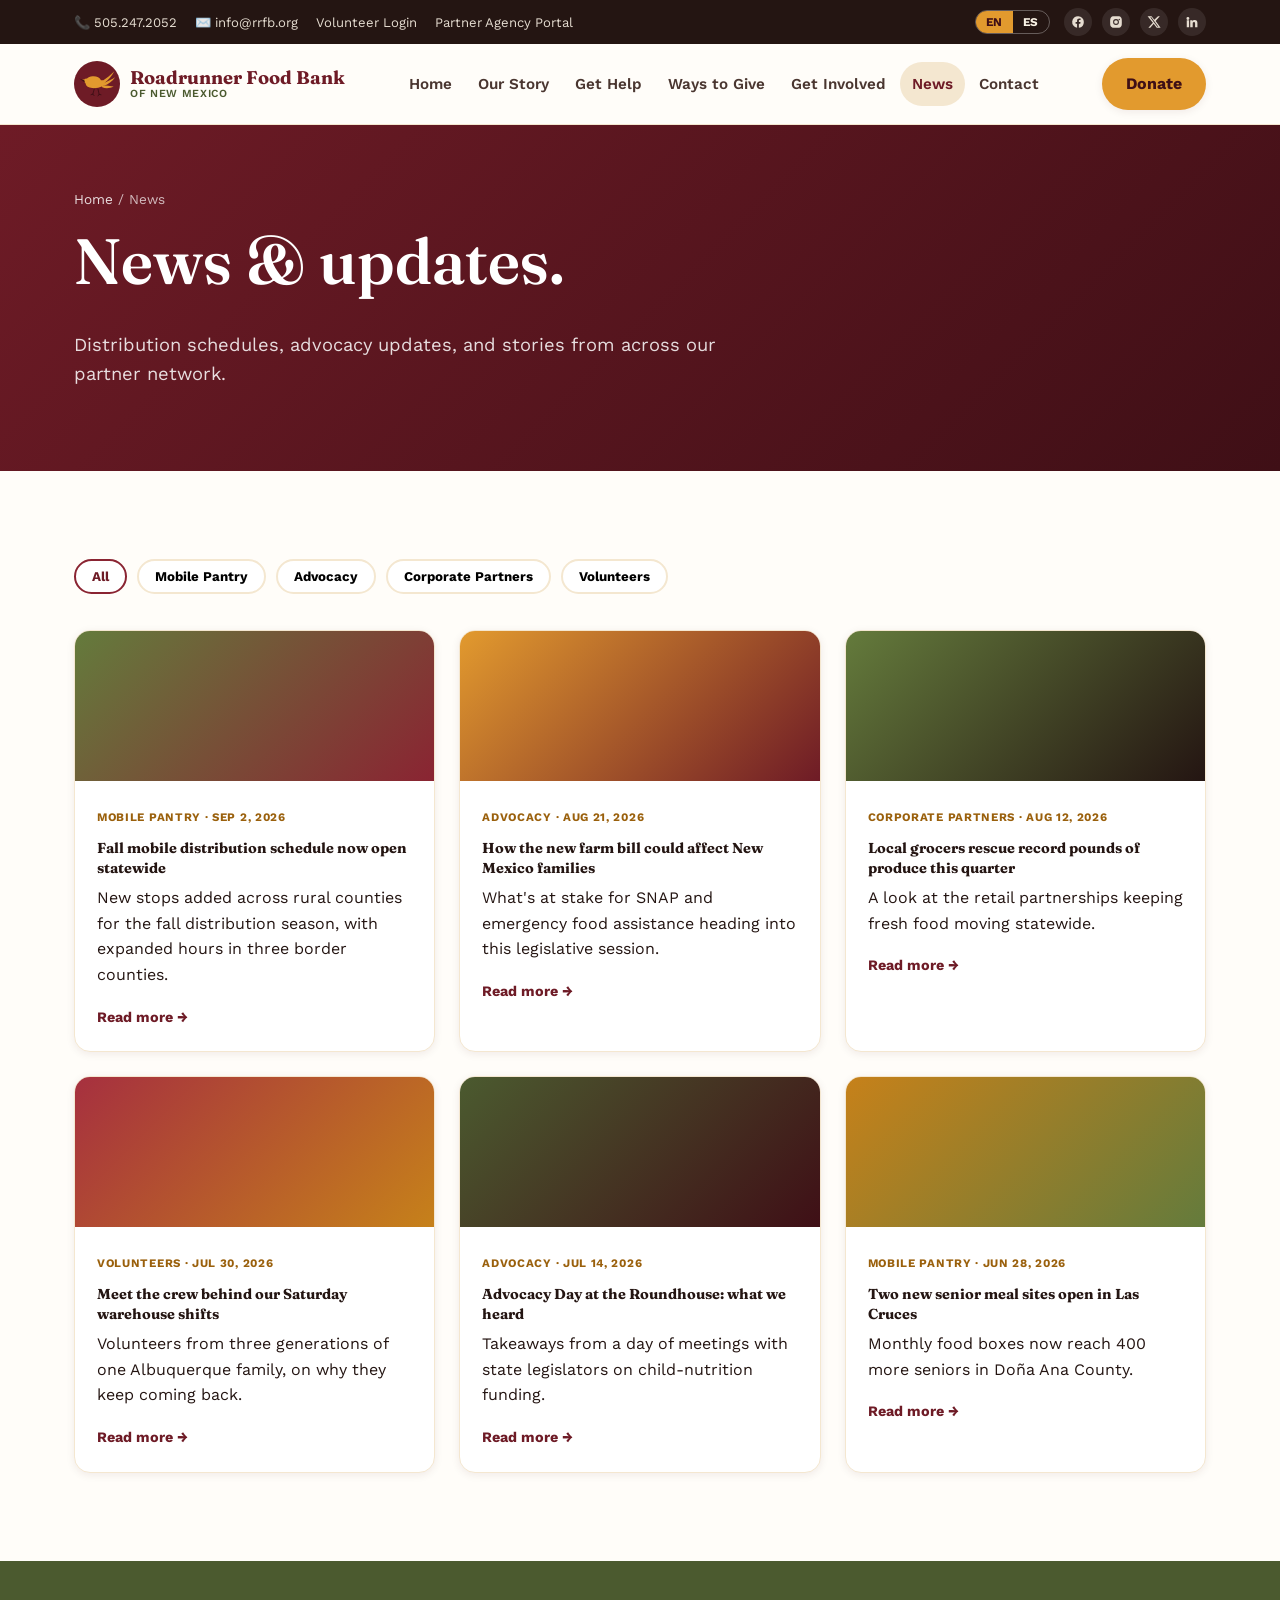
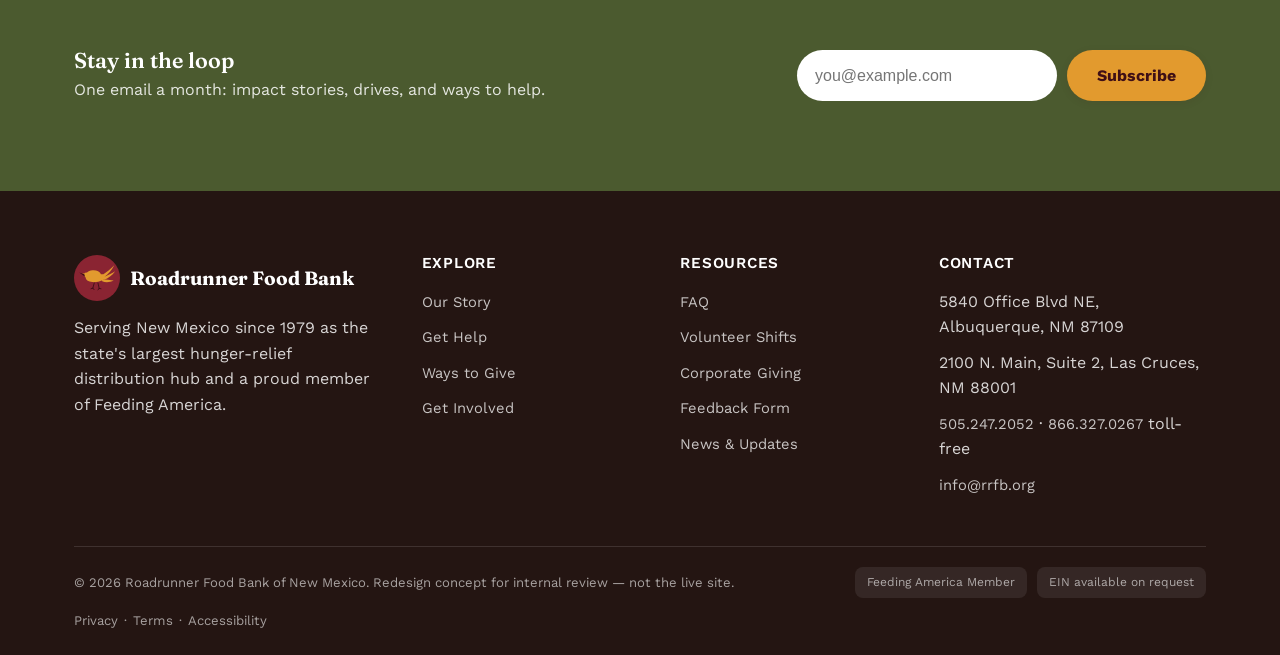
<file: news.html>
<!doctype html>
<html lang="en">
<head>
<meta charset="utf-8">
<meta name="viewport" content="width=device-width, initial-scale=1">
<title data-i18n="news.news-updates-roadrunner-food-bank">News &amp; Updates — Roadrunner Food Bank Redesign Concept</title>
<meta name="description" content="Distribution schedules, advocacy updates, and partner stories from Roadrunner Food Bank.">
<link rel="icon" type="image/svg+xml" href="assets/favicon.svg">
<link rel="apple-touch-icon" href="assets/apple-touch-icon.png">
<link rel="canonical" href="https://sebastiansells13-bot.github.io/rrfb-redesign-concept/news.html">
<meta name="theme-color" content="#6E1B26">
<meta property="og:type" content="website">
<meta property="og:site_name" content="Roadrunner Food Bank of New Mexico">
<meta property="og:title" content="News & Updates — Roadrunner Food Bank Redesign Concept">
<meta property="og:description" content="Distribution schedules, advocacy updates, and partner stories from Roadrunner Food Bank.">
<meta property="og:image" content="https://sebastiansells13-bot.github.io/rrfb-redesign-concept/assets/og-image.jpg">
<meta property="og:url" content="https://sebastiansells13-bot.github.io/rrfb-redesign-concept/news.html">
<meta name="twitter:card" content="summary_large_image">
<meta name="twitter:title" content="News & Updates — Roadrunner Food Bank Redesign Concept">
<meta name="twitter:description" content="Distribution schedules, advocacy updates, and partner stories from Roadrunner Food Bank.">
<meta name="twitter:image" content="https://sebastiansells13-bot.github.io/rrfb-redesign-concept/assets/og-image.jpg">
<link rel="preconnect" href="https://fonts.googleapis.com">
<link rel="preconnect" href="https://fonts.gstatic.com" crossorigin>
<link href="https://fonts.googleapis.com/css2?family=Fraunces:opsz,wght@9..144,500;9..144,600;9..144,700&family=Work+Sans:wght@400;500;600;700&display=swap" rel="stylesheet">
<link rel="stylesheet" href="css/style.css">
<script>
  // Hide the page for a moment when the visitor chose Spanish, so English
  // doesn't flash before js/i18n.js swaps the copy (it removes this class;
  // the timeout is a failsafe in case that script never loads).
  try { if (localStorage.getItem("lang") === "es") { document.documentElement.classList.add("i18n-pending"); setTimeout(function () { document.documentElement.classList.remove("i18n-pending"); }, 1500); } } catch (e) {}
</script>
</head>
<body>
<a class="skip-link" href="#main" data-i18n="common.skip-to-content">Skip to content</a>

<div class="utility-bar">
  <div class="container">
    <div class="utility-left">
      <a href="tel:5052472052">📞 505.247.2052</a>
      <a href="mailto:info@rrfb.org" data-i18n-skip>✉️ info@rrfb.org</a>
      <a href="#" data-i18n="common.volunteer-login">Volunteer Login</a>
      <a href="#" data-i18n="common.partner-agency-portal">Partner Agency Portal</a>
    </div>
    <div class="utility-right">
      <div class="lang-toggle" role="group" aria-label="Language / Idioma" data-i18n-skip>
        <button type="button" class="lang-toggle__btn" data-lang-toggle="en" aria-pressed="true" lang="en" aria-label="English" title="English">EN</button>
        <button type="button" class="lang-toggle__btn" data-lang-toggle="es" aria-pressed="false" lang="es" aria-label="Español" title="Español">ES</button>
      </div>
      <div class="social-row" data-i18n-skip>
      <a href="https://www.facebook.com/roadrunner.food.bank/" aria-label="Facebook"><svg viewBox="0 0 24 24"><path d="M22 12a10 10 0 1 0-11.6 9.9v-7H7.9V12h2.5V9.8c0-2.5 1.5-3.9 3.8-3.9 1.1 0 2.2.2 2.2.2v2.4h-1.3c-1.2 0-1.6.8-1.6 1.6V12h2.8l-.4 2.9h-2.4v7A10 10 0 0 0 22 12"/></svg></a>
      <a href="https://www.instagram.com/roadrunnerfoodbank/" aria-label="Instagram"><svg viewBox="0 0 24 24"><path d="M12 2c2.7 0 3.1 0 4.1.1 1.1 0 1.8.2 2.5.5.7.3 1.2.6 1.7 1.1.5.5.9 1 1.1 1.7.3.7.4 1.4.5 2.5 0 1 .1 1.4.1 4.1s0 3.1-.1 4.1c0 1.1-.2 1.8-.5 2.5-.3.7-.6 1.2-1.1 1.7-.5.5-1 .9-1.7 1.1-.7.3-1.4.4-2.5.5-1 0-1.4.1-4.1.1s-3.1 0-4.1-.1c-1.1 0-1.8-.2-2.5-.5-.7-.3-1.2-.6-1.7-1.1-.5-.5-.9-1-1.1-1.7-.3-.7-.4-1.4-.5-2.5C2 15.1 2 14.7 2 12s0-3.1.1-4.1c0-1.1.2-1.8.5-2.5.3-.7.6-1.2 1.1-1.7.5-.5 1-.9 1.7-1.1.7-.3 1.4-.4 2.5-.5C8.9 2 9.3 2 12 2m0 5a5 5 0 1 0 0 10 5 5 0 0 0 0-10m0 8.2a3.2 3.2 0 1 1 0-6.4 3.2 3.2 0 0 1 0 6.4M17.6 6.4a1.2 1.2 0 1 0 0 2.4 1.2 1.2 0 0 0 0-2.4"/></svg></a>
      <a href="https://twitter.com/RoadrunnerFdBnk" aria-label="Twitter / X"><svg viewBox="0 0 24 24"><path d="M18.9 2H22l-7.2 8.3L23.3 22h-6.6l-5.2-6.8L5.6 22H2.4l7.7-8.8L1 2h6.8l4.7 6.2L18.9 2Zm-1.2 18h1.8L7.4 3.9H5.5L17.7 20Z"/></svg></a>
      <a href="https://www.linkedin.com/company/roadrunner-food-bank-of-new-mexico/" aria-label="LinkedIn"><svg viewBox="0 0 24 24"><path d="M4.98 3.5a2.5 2.5 0 1 1 0 5 2.5 2.5 0 0 1 0-5M3 9h4v12H3zM9 9h3.8v1.7h.1c.5-1 1.8-2 3.7-2 4 0 4.7 2.6 4.7 6V21h-4v-5.8c0-1.4 0-3.1-1.9-3.1-1.9 0-2.2 1.5-2.2 3v6H9z"/></svg></a>
    </div></div>
  </div>
</div>

<header class="site-header">
  <div class="container nav-wrap">
    <a href="index.html" class="brand">
            <svg class="brand-mark" viewBox="0 0 48 48" aria-hidden="true">
        <circle cx="24" cy="24" r="24" fill="#6E1B26"/>
        <g transform="translate(8,10) scale(0.315)">
          <g stroke="#3F0F16" stroke-width="3" stroke-linecap="round" stroke-linejoin="round" fill="none">
            <path d="M42,60 L37,78 M37,78 L31,80 M37,78 L41,83"/>
            <path d="M54,61 L58,79 M58,79 L64,80 M58,79 L54,84"/>
          </g>
          <path d="M66,36 C82,26 98,12 108,2 C100,18 88,32 74,42 Z" fill="#E29A2E"/>
          <path d="M68,43 C86,36 102,28 111,22 C101,36 88,46 74,50 Z" fill="#E29A2E"/>
          <path d="M67,49 C82,49 96,50 106,53 C93,59 79,60 68,55 Z" fill="#E29A2E"/>
          <path d="M13,44 C9,31 20,20 36,19 C49,18 60,23 64,32 C69,31 74,33 76,38 C79,44 76,50 69,52 C58,57 46,59 35,58 C22,57 15,53 13,44 Z" fill="#E29A2E"/>
          <path d="M16,40 C10,38 5,34 2,29 C8,30 14,32 19,36 Z" fill="#E29A2E"/>
          <circle cx="15" cy="34" r="7.5" fill="#E29A2E"/>
          <path d="M9,32 L-8,26 L11,40 Z" fill="#3F0F16"/>
        </g>
      </svg>
      <span class="brand-text" data-i18n-skip><strong>Roadrunner Food Bank</strong><span>of New Mexico</span></span>
    </a>
    <nav class="primary-nav" aria-label="Primary" data-i18n-attr="aria-label:common.primary">
      <a href="index.html" data-i18n="nav.home">Home</a>
      <a href="about.html" data-i18n="nav.our-story">Our Story</a>
      <a href="get-help.html" data-i18n="nav.get-help">Get Help</a>
      <a href="ways-to-give.html" data-i18n="nav.ways-to-give">Ways to Give</a>
      <a href="get-involved.html" data-i18n="nav.get-involved">Get Involved</a>
      <a href="news.html" aria-current="page" data-i18n="nav.news">News</a>
      <a href="contact.html" data-i18n="nav.contact">Contact</a>
    </nav>
    <div class="header-cta">
      <a href="get-help.html" class="btn btn-outline btn-sm" data-i18n="common.find-food">Find Food</a>
      <a href="ways-to-give.html" class="btn btn-primary" data-i18n="common.donate">Donate</a>
      <button class="nav-toggle" data-i18n-skip aria-label="Toggle menu" aria-expanded="false"><span></span><span></span><span></span></button>
    </div>
  </div>
</header>

<main id="main">

  <section class="page-hero">
    <div class="container">
      <p class="breadcrumb"><a href="index.html" data-i18n="common.home">Home</a> / <span data-i18n="common.news">News</span></p>
      <h1 data-i18n="news.news-updates">News &amp; updates.</h1>
      <p class="lede" style="color:rgba(255,255,255,.85);max-width:60ch;" data-i18n="news.distribution-schedules-advocacy-updates-and">Distribution schedules, advocacy updates, and stories from across our partner network.</p>
    </div>
  </section>

  <section>
    <div class="container">
      <div class="preset-row reveal" role="group" aria-label="Filter by topic" style="margin-bottom:36px;" data-i18n-attr="aria-label:news.filter-by-topic">
        <button class="chip active" type="button" data-i18n="news.all">All</button>
        <button class="chip" type="button" data-i18n="common.mobile-pantry">Mobile Pantry</button>
        <button class="chip" type="button" data-i18n="common.advocacy">Advocacy</button>
        <button class="chip" type="button" data-i18n="common.corporate-partners">Corporate Partners</button>
        <button class="chip" type="button" data-i18n="news.volunteers">Volunteers</button>
      </div>

      <div class="news-grid">
        <article class="news-card reveal">
          <div class="news-thumb"></div>
          <div class="body">
            <span class="news-tag" data-i18n="news.mobile-pantry-sep-2-2026">Mobile Pantry · Sep 2, 2026</span>
            <h3><a href="news-article.html" style="color:inherit;text-decoration:none;" data-i18n="common.fall-mobile-distribution-schedule-now">Fall mobile distribution schedule now open statewide</a></h3>
            <p data-i18n="common.new-stops-added-across-rural">New stops added across rural counties for the fall distribution season, with expanded hours in three border counties.</p>
            <a href="news-article.html" data-i18n="common.read-more">Read more →</a>
          </div>
        </article>
        <article class="news-card reveal">
          <div class="news-thumb" style="background:linear-gradient(135deg,var(--gold-500),var(--maroon-700));"></div>
          <div class="body">
            <span class="news-tag" data-i18n="common.advocacy-aug-21-2026">Advocacy · Aug 21, 2026</span>
            <h3><a href="news-article.html" style="color:inherit;text-decoration:none;" data-i18n="common.how-the-new-farm-bill">How the new farm bill could affect New Mexico families</a></h3>
            <p data-i18n="news.what-s-at-stake-for">What's at stake for SNAP and emergency food assistance heading into this legislative session.</p>
            <a href="news-article.html" data-i18n="common.read-more">Read more →</a>
          </div>
        </article>
        <article class="news-card reveal">
          <div class="news-thumb" style="background:linear-gradient(135deg,var(--olive-500),var(--ink-900));"></div>
          <div class="body">
            <span class="news-tag" data-i18n="common.corporate-partners-aug-12-2026">Corporate Partners · Aug 12, 2026</span>
            <h3><a href="news-article.html" style="color:inherit;text-decoration:none;" data-i18n="common.local-grocers-rescue-record-pounds">Local grocers rescue record pounds of produce this quarter</a></h3>
            <p data-i18n="news.a-look-at-the-retail">A look at the retail partnerships keeping fresh food moving statewide.</p>
            <a href="news-article.html" data-i18n="common.read-more">Read more →</a>
          </div>
        </article>
        <article class="news-card reveal">
          <div class="news-thumb" style="background:linear-gradient(135deg,var(--maroon-500),var(--gold-600));"></div>
          <div class="body">
            <span class="news-tag" data-i18n="common.volunteers-jul-30-2026">Volunteers · Jul 30, 2026</span>
            <h3><a href="news-article.html" style="color:inherit;text-decoration:none;" data-i18n="common.meet-the-crew-behind-our">Meet the crew behind our Saturday warehouse shifts</a></h3>
            <p data-i18n="news.volunteers-from-three-generations-of">Volunteers from three generations of one Albuquerque family, on why they keep coming back.</p>
            <a href="news-article.html" data-i18n="common.read-more">Read more →</a>
          </div>
        </article>
        <article class="news-card reveal">
          <div class="news-thumb" style="background:linear-gradient(135deg,var(--olive-600),var(--maroon-900));"></div>
          <div class="body">
            <span class="news-tag" data-i18n="news.advocacy-jul-14-2026">Advocacy · Jul 14, 2026</span>
            <h3><a href="news-article.html" style="color:inherit;text-decoration:none;" data-i18n="news.advocacy-day-at-the-roundhouse">Advocacy Day at the Roundhouse: what we heard</a></h3>
            <p data-i18n="news.takeaways-from-a-day-of">Takeaways from a day of meetings with state legislators on child-nutrition funding.</p>
            <a href="news-article.html" data-i18n="common.read-more">Read more →</a>
          </div>
        </article>
        <article class="news-card reveal">
          <div class="news-thumb" style="background:linear-gradient(135deg,var(--gold-600),var(--olive-500));"></div>
          <div class="body">
            <span class="news-tag" data-i18n="news.mobile-pantry-jun-28-2026">Mobile Pantry · Jun 28, 2026</span>
            <h3><a href="news-article.html" style="color:inherit;text-decoration:none;" data-i18n="news.two-new-senior-meal-sites">Two new senior meal sites open in Las Cruces</a></h3>
            <p data-i18n="news.monthly-food-boxes-now-reach">Monthly food boxes now reach 400 more seniors in Doña Ana County.</p>
            <a href="news-article.html" data-i18n="common.read-more">Read more →</a>
          </div>
        </article>
      </div>
    </div>
  </section>

</main>

<section class="newsletter">
  <div class="container">
    <div><h3 style="color:#fff;margin-bottom:4px;" data-i18n="common.stay-in-the-loop">Stay in the loop</h3><p style="margin:0;color:rgba(255,255,255,.85);" data-i18n="common.one-email-a-month-impact">One email a month: impact stories, drives, and ways to help.</p></div>
    <form data-demo-form data-success-target="newsletter-success">
      <div style="position:absolute;left:-9999px;width:1px;height:1px;overflow:hidden;" aria-hidden="true" data-i18n-skip>
        <label for="news_website">Leave this field empty</label>
        <input type="text" id="news_website" name="website" tabindex="-1" autocomplete="off">
      </div>
      <input type="hidden" name="form_rendered_at" class="form-rendered-at" value="">
      <input type="email" placeholder="you@example.com" aria-label="Email address" required data-i18n-attr="placeholder:common.you-example-com;aria-label:common.email-address">
      <button class="btn btn-primary" type="submit" data-i18n="common.subscribe">Subscribe</button>
    </form>
  </div>
  <div class="container"><p id="newsletter-success" class="form-success" role="status" style="margin-top:14px;" data-i18n="common.thanks-you-re-on-the">Thanks — you're on the list! (demo confirmation)</p></div>
</section>

<footer class="site-footer">
  <div class="container">
    <div class="footer-grid">
      <div>
        <div class="footer-brand" data-i18n-skip>
                    <svg class="brand-mark" width="36" height="36" viewBox="0 0 48 48" aria-hidden="true">
            <circle cx="24" cy="24" r="24" fill="#8A2432"/>
            <g transform="translate(8,10) scale(0.315)">
              <g stroke="#3F0F16" stroke-width="3" stroke-linecap="round" stroke-linejoin="round" fill="none">
                <path d="M42,60 L37,78 M37,78 L31,80 M37,78 L41,83"/>
                <path d="M54,61 L58,79 M58,79 L64,80 M58,79 L54,84"/>
              </g>
              <path d="M66,36 C82,26 98,12 108,2 C100,18 88,32 74,42 Z" fill="#E29A2E"/>
              <path d="M68,43 C86,36 102,28 111,22 C101,36 88,46 74,50 Z" fill="#E29A2E"/>
              <path d="M67,49 C82,49 96,50 106,53 C93,59 79,60 68,55 Z" fill="#E29A2E"/>
              <path d="M13,44 C9,31 20,20 36,19 C49,18 60,23 64,32 C69,31 74,33 76,38 C79,44 76,50 69,52 C58,57 46,59 35,58 C22,57 15,53 13,44 Z" fill="#E29A2E"/>
              <path d="M16,40 C10,38 5,34 2,29 C8,30 14,32 19,36 Z" fill="#E29A2E"/>
              <circle cx="15" cy="34" r="7.5" fill="#E29A2E"/>
              <path d="M9,32 L-8,26 L11,40 Z" fill="#3F0F16"/>
            </g>
          </svg>
          <strong>Roadrunner Food Bank</strong>
        </div>
        <p data-i18n="common.serving-new-mexico-since-1979">Serving New Mexico since 1979 as the state's largest hunger-relief distribution hub and a proud member of Feeding America.</p>
      </div>
      <div><h4 data-i18n="common.explore">Explore</h4><ul>
        <li><a href="about.html" data-i18n="common.our-story">Our Story</a></li>
        <li><a href="get-help.html" data-i18n="common.get-help">Get Help</a></li>
        <li><a href="ways-to-give.html" data-i18n="common.ways-to-give">Ways to Give</a></li>
        <li><a href="get-involved.html" data-i18n="common.get-involved">Get Involved</a></li>
      </ul></div>
      <div><h4 data-i18n="common.resources">Resources</h4><ul>
        <li><a href="get-help.html#faq" data-i18n="common.faq">FAQ</a></li>
        <li><a href="get-involved.html#volunteer" data-i18n="common.volunteer-shifts">Volunteer Shifts</a></li>
        <li><a href="ways-to-give.html#corporate" data-i18n="common.corporate-giving">Corporate Giving</a></li>
        <li><a href="contact.html" data-i18n="common.feedback-form">Feedback Form</a></li>
        <li><a href="news.html" data-i18n="common.news-updates">News &amp; Updates</a></li>
      </ul></div>
      <div><h4 data-i18n="common.contact">Contact</h4><ul>
        <li data-i18n-skip>5840 Office Blvd NE, Albuquerque, NM 87109</li>
        <li data-i18n-skip>2100 N. Main, Suite 2, Las Cruces, NM 88001</li>
        <li><a href="tel:5052472052">505.247.2052</a> · <a href="tel:8663270267">866.327.0267</a> <span data-i18n="common.toll-free">toll-free</span></li>
        <li><a href="mailto:info@rrfb.org" data-i18n-skip>info@rrfb.org</a></li>
      </ul></div>
    </div>
    <div class="footer-bottom">
      <span>© <span data-year>2026</span> <span data-i18n-skip>Roadrunner Food Bank of New Mexico.</span> <span data-i18n="common.redesign-concept-for-internal-review">Redesign concept for internal review — not the live site.</span></span>
      <div class="footer-badges"><span class="badge" data-i18n="common.feeding-america-member">Feeding America Member</span><span class="badge" data-i18n="common.ein-available-on-request">EIN available on request</span></div>
      <nav class="footer-legal" aria-label="Legal" data-i18n-attr="aria-label:common.legal"><a href="privacy.html" data-i18n="common.privacy">Privacy</a><span aria-hidden="true">·</span><a href="terms.html" data-i18n="common.terms">Terms</a><span aria-hidden="true">·</span><a href="accessibility.html" data-i18n="common.accessibility">Accessibility</a></nav>
    </div>
  </div>
</footer>

<script src="js/i18n-data.js" defer></script>
<script src="js/i18n.js" defer></script>
<script src="js/main.js" defer></script>
</body>
</html>
</file>
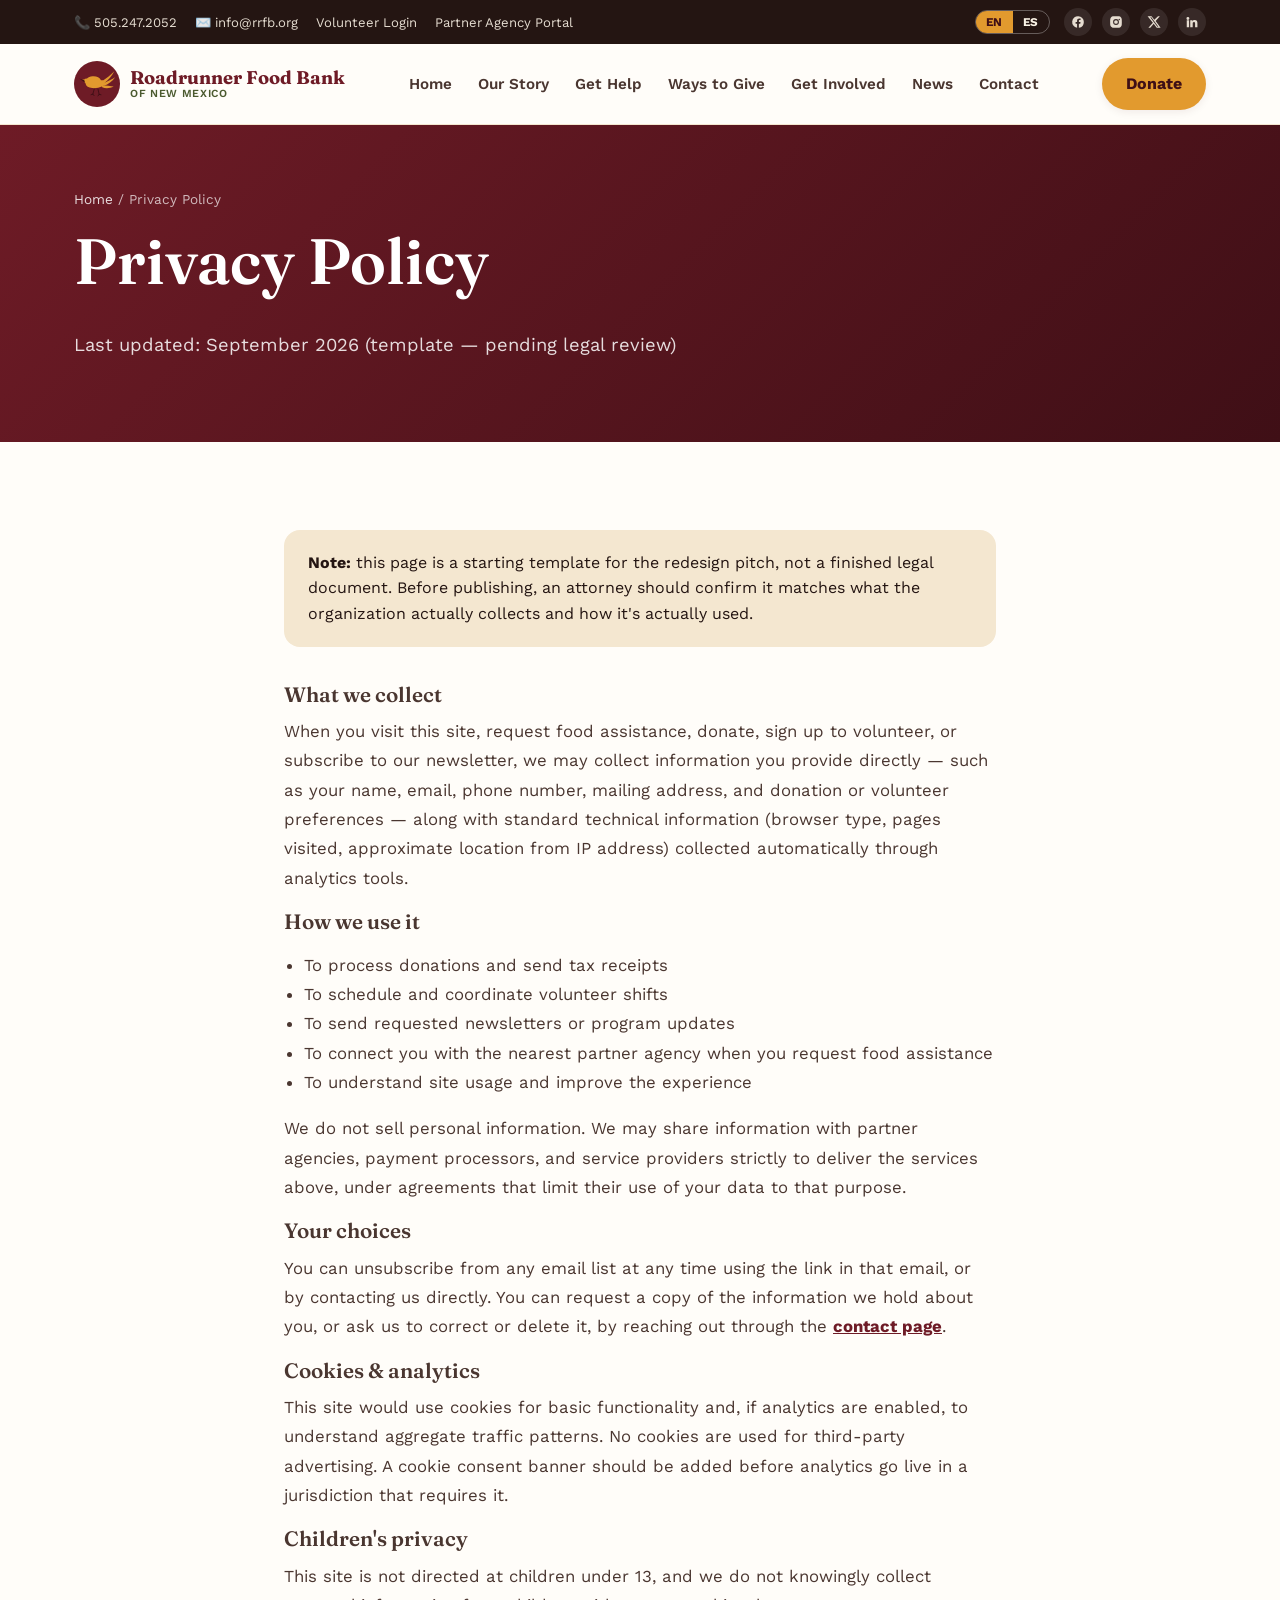
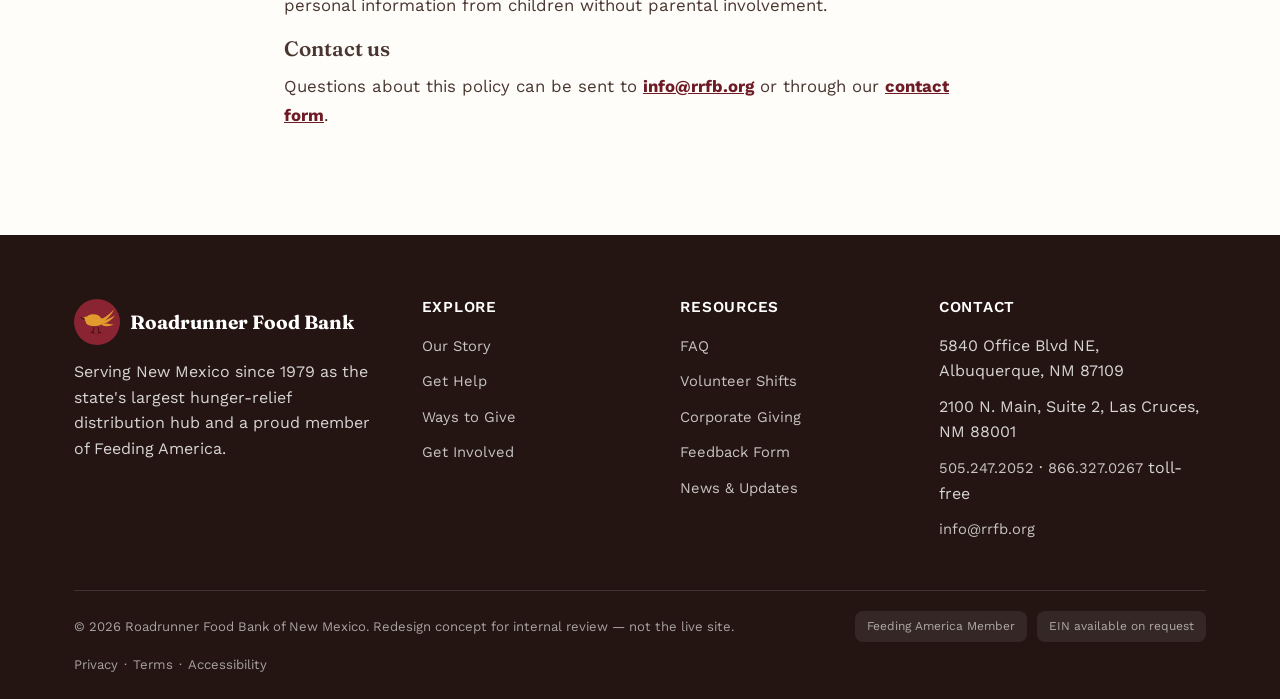
<file: privacy.html>
<!doctype html>
<html lang="en">
<head>
<meta charset="utf-8">
<meta name="viewport" content="width=device-width, initial-scale=1">
<title data-i18n="privacy.privacy-policy-roadrunner-food-bank">Privacy Policy — Roadrunner Food Bank Redesign Concept</title>
<meta name="description" content="How this site would handle visitor and donor information.">
<link rel="icon" type="image/svg+xml" href="assets/favicon.svg">
<link rel="apple-touch-icon" href="assets/apple-touch-icon.png">
<link rel="canonical" href="https://sebastiansells13-bot.github.io/rrfb-redesign-concept/privacy.html">
<meta name="theme-color" content="#6E1B26">
<link rel="preconnect" href="https://fonts.googleapis.com">
<link rel="preconnect" href="https://fonts.gstatic.com" crossorigin>
<link href="https://fonts.googleapis.com/css2?family=Fraunces:opsz,wght@9..144,500;9..144,600;9..144,700&family=Work+Sans:wght@400;500;600;700&display=swap" rel="stylesheet">
<link rel="stylesheet" href="css/style.css">
<script>
  // Hide the page for a moment when the visitor chose Spanish, so English
  // doesn't flash before js/i18n.js swaps the copy (it removes this class;
  // the timeout is a failsafe in case that script never loads).
  try { if (localStorage.getItem("lang") === "es") { document.documentElement.classList.add("i18n-pending"); setTimeout(function () { document.documentElement.classList.remove("i18n-pending"); }, 1500); } } catch (e) {}
</script>
</head>
<body>
<a class="skip-link" href="#main" data-i18n="common.skip-to-content">Skip to content</a>

<div class="utility-bar">
  <div class="container">
    <div class="utility-left">
      <a href="tel:5052472052">📞 505.247.2052</a>
      <a href="mailto:info@rrfb.org" data-i18n-skip>✉️ info@rrfb.org</a>
      <a href="#" data-i18n="common.volunteer-login">Volunteer Login</a>
      <a href="#" data-i18n="common.partner-agency-portal">Partner Agency Portal</a>
    </div>
    <div class="utility-right">
      <div class="lang-toggle" role="group" aria-label="Language / Idioma" data-i18n-skip>
        <button type="button" class="lang-toggle__btn" data-lang-toggle="en" aria-pressed="true" lang="en" aria-label="English" title="English">EN</button>
        <button type="button" class="lang-toggle__btn" data-lang-toggle="es" aria-pressed="false" lang="es" aria-label="Español" title="Español">ES</button>
      </div>
      <div class="social-row" data-i18n-skip>
        <a href="https://www.facebook.com/roadrunner.food.bank/" aria-label="Facebook"><svg viewBox="0 0 24 24"><path d="M22 12a10 10 0 1 0-11.6 9.9v-7H7.9V12h2.5V9.8c0-2.5 1.5-3.9 3.8-3.9 1.1 0 2.2.2 2.2.2v2.4h-1.3c-1.2 0-1.6.8-1.6 1.6V12h2.8l-.4 2.9h-2.4v7A10 10 0 0 0 22 12"/></svg></a>
        <a href="https://www.instagram.com/roadrunnerfoodbank/" aria-label="Instagram"><svg viewBox="0 0 24 24"><path d="M12 2c2.7 0 3.1 0 4.1.1 1.1 0 1.8.2 2.5.5.7.3 1.2.6 1.7 1.1.5.5.9 1 1.1 1.7.3.7.4 1.4.5 2.5 0 1 .1 1.4.1 4.1s0 3.1-.1 4.1c0 1.1-.2 1.8-.5 2.5-.3.7-.6 1.2-1.1 1.7-.5.5-1 .9-1.7 1.1-.7.3-1.4.4-2.5.5-1 0-1.4.1-4.1.1s-3.1 0-4.1-.1c-1.1 0-1.8-.2-2.5-.5-.7-.3-1.2-.6-1.7-1.1-.5-.5-.9-1-1.1-1.7-.3-.7-.4-1.4-.5-2.5C2 15.1 2 14.7 2 12s0-3.1.1-4.1c0-1.1.2-1.8.5-2.5.3-.7.6-1.2 1.1-1.7.5-.5 1-.9 1.7-1.1.7-.3 1.4-.4 2.5-.5C8.9 2 9.3 2 12 2m0 5a5 5 0 1 0 0 10 5 5 0 0 0 0-10m0 8.2a3.2 3.2 0 1 1 0-6.4 3.2 3.2 0 0 1 0 6.4M17.6 6.4a1.2 1.2 0 1 0 0 2.4 1.2 1.2 0 0 0 0-2.4"/></svg></a>
        <a href="https://twitter.com/RoadrunnerFdBnk" aria-label="Twitter / X"><svg viewBox="0 0 24 24"><path d="M18.9 2H22l-7.2 8.3L23.3 22h-6.6l-5.2-6.8L5.6 22H2.4l7.7-8.8L1 2h6.8l4.7 6.2L18.9 2Zm-1.2 18h1.8L7.4 3.9H5.5L17.7 20Z"/></svg></a>
        <a href="https://www.linkedin.com/company/roadrunner-food-bank-of-new-mexico/" aria-label="LinkedIn"><svg viewBox="0 0 24 24"><path d="M4.98 3.5a2.5 2.5 0 1 1 0 5 2.5 2.5 0 0 1 0-5M3 9h4v12H3zM9 9h3.8v1.7h.1c.5-1 1.8-2 3.7-2 4 0 4.7 2.6 4.7 6V21h-4v-5.8c0-1.4 0-3.1-1.9-3.1-1.9 0-2.2 1.5-2.2 3v6H9z"/></svg></a>
      </div>
    </div>
  </div>
</div>

<header class="site-header">
  <div class="container nav-wrap">
    <a href="index.html" class="brand">
            <svg class="brand-mark" viewBox="0 0 48 48" aria-hidden="true">
        <circle cx="24" cy="24" r="24" fill="#6E1B26"/>
        <g transform="translate(8,10) scale(0.315)">
          <g stroke="#3F0F16" stroke-width="3" stroke-linecap="round" stroke-linejoin="round" fill="none">
            <path d="M42,60 L37,78 M37,78 L31,80 M37,78 L41,83"/>
            <path d="M54,61 L58,79 M58,79 L64,80 M58,79 L54,84"/>
          </g>
          <path d="M66,36 C82,26 98,12 108,2 C100,18 88,32 74,42 Z" fill="#E29A2E"/>
          <path d="M68,43 C86,36 102,28 111,22 C101,36 88,46 74,50 Z" fill="#E29A2E"/>
          <path d="M67,49 C82,49 96,50 106,53 C93,59 79,60 68,55 Z" fill="#E29A2E"/>
          <path d="M13,44 C9,31 20,20 36,19 C49,18 60,23 64,32 C69,31 74,33 76,38 C79,44 76,50 69,52 C58,57 46,59 35,58 C22,57 15,53 13,44 Z" fill="#E29A2E"/>
          <path d="M16,40 C10,38 5,34 2,29 C8,30 14,32 19,36 Z" fill="#E29A2E"/>
          <circle cx="15" cy="34" r="7.5" fill="#E29A2E"/>
          <path d="M9,32 L-8,26 L11,40 Z" fill="#3F0F16"/>
        </g>
      </svg>
      <span class="brand-text" data-i18n-skip><strong>Roadrunner Food Bank</strong><span>of New Mexico</span></span>
    </a>
    <nav class="primary-nav" aria-label="Primary" data-i18n-attr="aria-label:common.primary">
      <a href="index.html" data-i18n="nav.home">Home</a>
      <a href="about.html" data-i18n="nav.our-story">Our Story</a>
      <a href="get-help.html" data-i18n="nav.get-help">Get Help</a>
      <a href="ways-to-give.html" data-i18n="nav.ways-to-give">Ways to Give</a>
      <a href="get-involved.html" data-i18n="nav.get-involved">Get Involved</a>
      <a href="news.html" data-i18n="nav.news">News</a>
      <a href="contact.html" data-i18n="nav.contact">Contact</a>
    </nav>
    <div class="header-cta">
      <a href="get-help.html" class="btn btn-outline btn-sm" data-i18n="common.find-food">Find Food</a>
      <a href="ways-to-give.html" class="btn btn-primary" data-i18n="common.donate">Donate</a>
      <button class="nav-toggle" data-i18n-skip aria-label="Toggle menu" aria-expanded="false"><span></span><span></span><span></span></button>
    </div>
  </div>
</header>

<main id="main">
  <section class="page-hero">
    <div class="container">
      <p class="breadcrumb"><a href="index.html" data-i18n="common.home">Home</a> / <span data-i18n="privacy.privacy-policy">Privacy Policy</span></p>
      <h1 data-i18n="privacy.privacy-policy">Privacy Policy</h1>
      <p class="lede" style="color:rgba(255,255,255,.85);" data-i18n="common.last-updated-september-2026-template">Last updated: September 2026 (template — pending legal review)</p>
    </div>
  </section>

  <section>
    <div class="container" style="max-width:760px;">
      <div class="reveal" style="background:var(--cream-300);border-radius:var(--radius-md);padding:20px 24px;margin-bottom:36px;">
        <p style="margin:0;" data-i18n-html="privacy.note-this-page-is-a"><strong>Note:</strong> this page is a starting template for the redesign pitch, not a finished legal document. Before publishing, an attorney should confirm it matches what the organization actually collects and how it's actually used.</p>
      </div>

      <div class="reveal" style="font-size:1.05rem;line-height:1.75;color:var(--ink-700);">
        <h2 style="font-size:1.3rem;" data-i18n="privacy.what-we-collect">What we collect</h2>
        <p data-i18n="privacy.when-you-visit-this-site">When you visit this site, request food assistance, donate, sign up to volunteer, or subscribe to our newsletter, we may collect information you provide directly — such as your name, email, phone number, mailing address, and donation or volunteer preferences — along with standard technical information (browser type, pages visited, approximate location from IP address) collected automatically through analytics tools.</p>

        <h2 style="font-size:1.3rem;" data-i18n="privacy.how-we-use-it">How we use it</h2>
        <ul style="padding-left:1.2em;">
          <li data-i18n="privacy.to-process-donations-and-send">To process donations and send tax receipts</li>
          <li data-i18n="privacy.to-schedule-and-coordinate-volunteer">To schedule and coordinate volunteer shifts</li>
          <li data-i18n="privacy.to-send-requested-newsletters-or">To send requested newsletters or program updates</li>
          <li data-i18n="privacy.to-connect-you-with-the">To connect you with the nearest partner agency when you request food assistance</li>
          <li data-i18n="privacy.to-understand-site-usage-and">To understand site usage and improve the experience</li>
        </ul>
        <p data-i18n="privacy.we-do-not-sell-personal">We do not sell personal information. We may share information with partner agencies, payment processors, and service providers strictly to deliver the services above, under agreements that limit their use of your data to that purpose.</p>

        <h2 style="font-size:1.3rem;" data-i18n="privacy.your-choices">Your choices</h2>
        <p data-i18n-html="privacy.you-can-unsubscribe-from-any">You can unsubscribe from any email list at any time using the link in that email, or by contacting us directly. You can request a copy of the information we hold about you, or ask us to correct or delete it, by reaching out through the <a href="contact.html" style="color:var(--maroon-700);font-weight:700;">contact page</a>.</p>

        <h2 style="font-size:1.3rem;" data-i18n="privacy.cookies-analytics">Cookies &amp; analytics</h2>
        <p data-i18n="privacy.this-site-would-use-cookies">This site would use cookies for basic functionality and, if analytics are enabled, to understand aggregate traffic patterns. No cookies are used for third-party advertising. A cookie consent banner should be added before analytics go live in a jurisdiction that requires it.</p>

        <h2 style="font-size:1.3rem;" data-i18n="privacy.children-s-privacy">Children's privacy</h2>
        <p data-i18n="privacy.this-site-is-not-directed">This site is not directed at children under 13, and we do not knowingly collect personal information from children without parental involvement.</p>

        <h2 style="font-size:1.3rem;" data-i18n="privacy.contact-us">Contact us</h2>
        <p data-i18n-html="privacy.questions-about-this-policy-can">Questions about this policy can be sent to <a href="mailto:info@rrfb.org" data-i18n-skip style="color:var(--maroon-700);font-weight:700;">info@rrfb.org</a> or through our <a href="contact.html" style="color:var(--maroon-700);font-weight:700;">contact form</a>.</p>
      </div>
    </div>
  </section>
</main>

<footer class="site-footer">
  <div class="container">
    <div class="footer-grid">
      <div>
        <div class="footer-brand" data-i18n-skip>
                    <svg class="brand-mark" width="36" height="36" viewBox="0 0 48 48" aria-hidden="true">
            <circle cx="24" cy="24" r="24" fill="#8A2432"/>
            <g transform="translate(8,10) scale(0.315)">
              <g stroke="#3F0F16" stroke-width="3" stroke-linecap="round" stroke-linejoin="round" fill="none">
                <path d="M42,60 L37,78 M37,78 L31,80 M37,78 L41,83"/>
                <path d="M54,61 L58,79 M58,79 L64,80 M58,79 L54,84"/>
              </g>
              <path d="M66,36 C82,26 98,12 108,2 C100,18 88,32 74,42 Z" fill="#E29A2E"/>
              <path d="M68,43 C86,36 102,28 111,22 C101,36 88,46 74,50 Z" fill="#E29A2E"/>
              <path d="M67,49 C82,49 96,50 106,53 C93,59 79,60 68,55 Z" fill="#E29A2E"/>
              <path d="M13,44 C9,31 20,20 36,19 C49,18 60,23 64,32 C69,31 74,33 76,38 C79,44 76,50 69,52 C58,57 46,59 35,58 C22,57 15,53 13,44 Z" fill="#E29A2E"/>
              <path d="M16,40 C10,38 5,34 2,29 C8,30 14,32 19,36 Z" fill="#E29A2E"/>
              <circle cx="15" cy="34" r="7.5" fill="#E29A2E"/>
              <path d="M9,32 L-8,26 L11,40 Z" fill="#3F0F16"/>
            </g>
          </svg>
          <strong>Roadrunner Food Bank</strong>
        </div>
        <p data-i18n="common.serving-new-mexico-since-1979">Serving New Mexico since 1979 as the state's largest hunger-relief distribution hub and a proud member of Feeding America.</p>
      </div>
      <div><h4 data-i18n="common.explore">Explore</h4><ul>
        <li><a href="about.html" data-i18n="common.our-story">Our Story</a></li>
        <li><a href="get-help.html" data-i18n="common.get-help">Get Help</a></li>
        <li><a href="ways-to-give.html" data-i18n="common.ways-to-give">Ways to Give</a></li>
        <li><a href="get-involved.html" data-i18n="common.get-involved">Get Involved</a></li>
      </ul></div>
      <div><h4 data-i18n="common.resources">Resources</h4><ul>
        <li><a href="get-help.html#faq" data-i18n="common.faq">FAQ</a></li>
        <li><a href="get-involved.html#volunteer" data-i18n="common.volunteer-shifts">Volunteer Shifts</a></li>
        <li><a href="ways-to-give.html#corporate" data-i18n="common.corporate-giving">Corporate Giving</a></li>
        <li><a href="contact.html" data-i18n="common.feedback-form">Feedback Form</a></li>
        <li><a href="news.html" data-i18n="common.news-updates">News &amp; Updates</a></li>
      </ul></div>
      <div><h4 data-i18n="common.contact">Contact</h4><ul>
        <li data-i18n-skip>5840 Office Blvd NE, Albuquerque, NM 87109</li>
        <li data-i18n-skip>2100 N. Main, Suite 2, Las Cruces, NM 88001</li>
        <li><a href="tel:5052472052">505.247.2052</a> · <a href="tel:8663270267">866.327.0267</a> <span data-i18n="common.toll-free">toll-free</span></li>
        <li><a href="mailto:info@rrfb.org" data-i18n-skip>info@rrfb.org</a></li>
      </ul></div>
    </div>
    <div class="footer-bottom">
      <span>© <span data-year>2026</span> <span data-i18n-skip>Roadrunner Food Bank of New Mexico.</span> <span data-i18n="common.redesign-concept-for-internal-review">Redesign concept for internal review — not the live site.</span></span>
      <div class="footer-badges"><span class="badge" data-i18n="common.feeding-america-member">Feeding America Member</span><span class="badge" data-i18n="common.ein-available-on-request">EIN available on request</span></div>
      <nav class="footer-legal" aria-label="Legal" data-i18n-attr="aria-label:common.legal"><a href="privacy.html" data-i18n="common.privacy">Privacy</a><span aria-hidden="true">·</span><a href="terms.html" data-i18n="common.terms">Terms</a><span aria-hidden="true">·</span><a href="accessibility.html" data-i18n="common.accessibility">Accessibility</a></nav>
    </div>
  </div>
</footer>

<script src="js/i18n-data.js" defer></script>
<script src="js/i18n.js" defer></script>
<script src="js/main.js" defer></script>
</body>
</html>
</file>
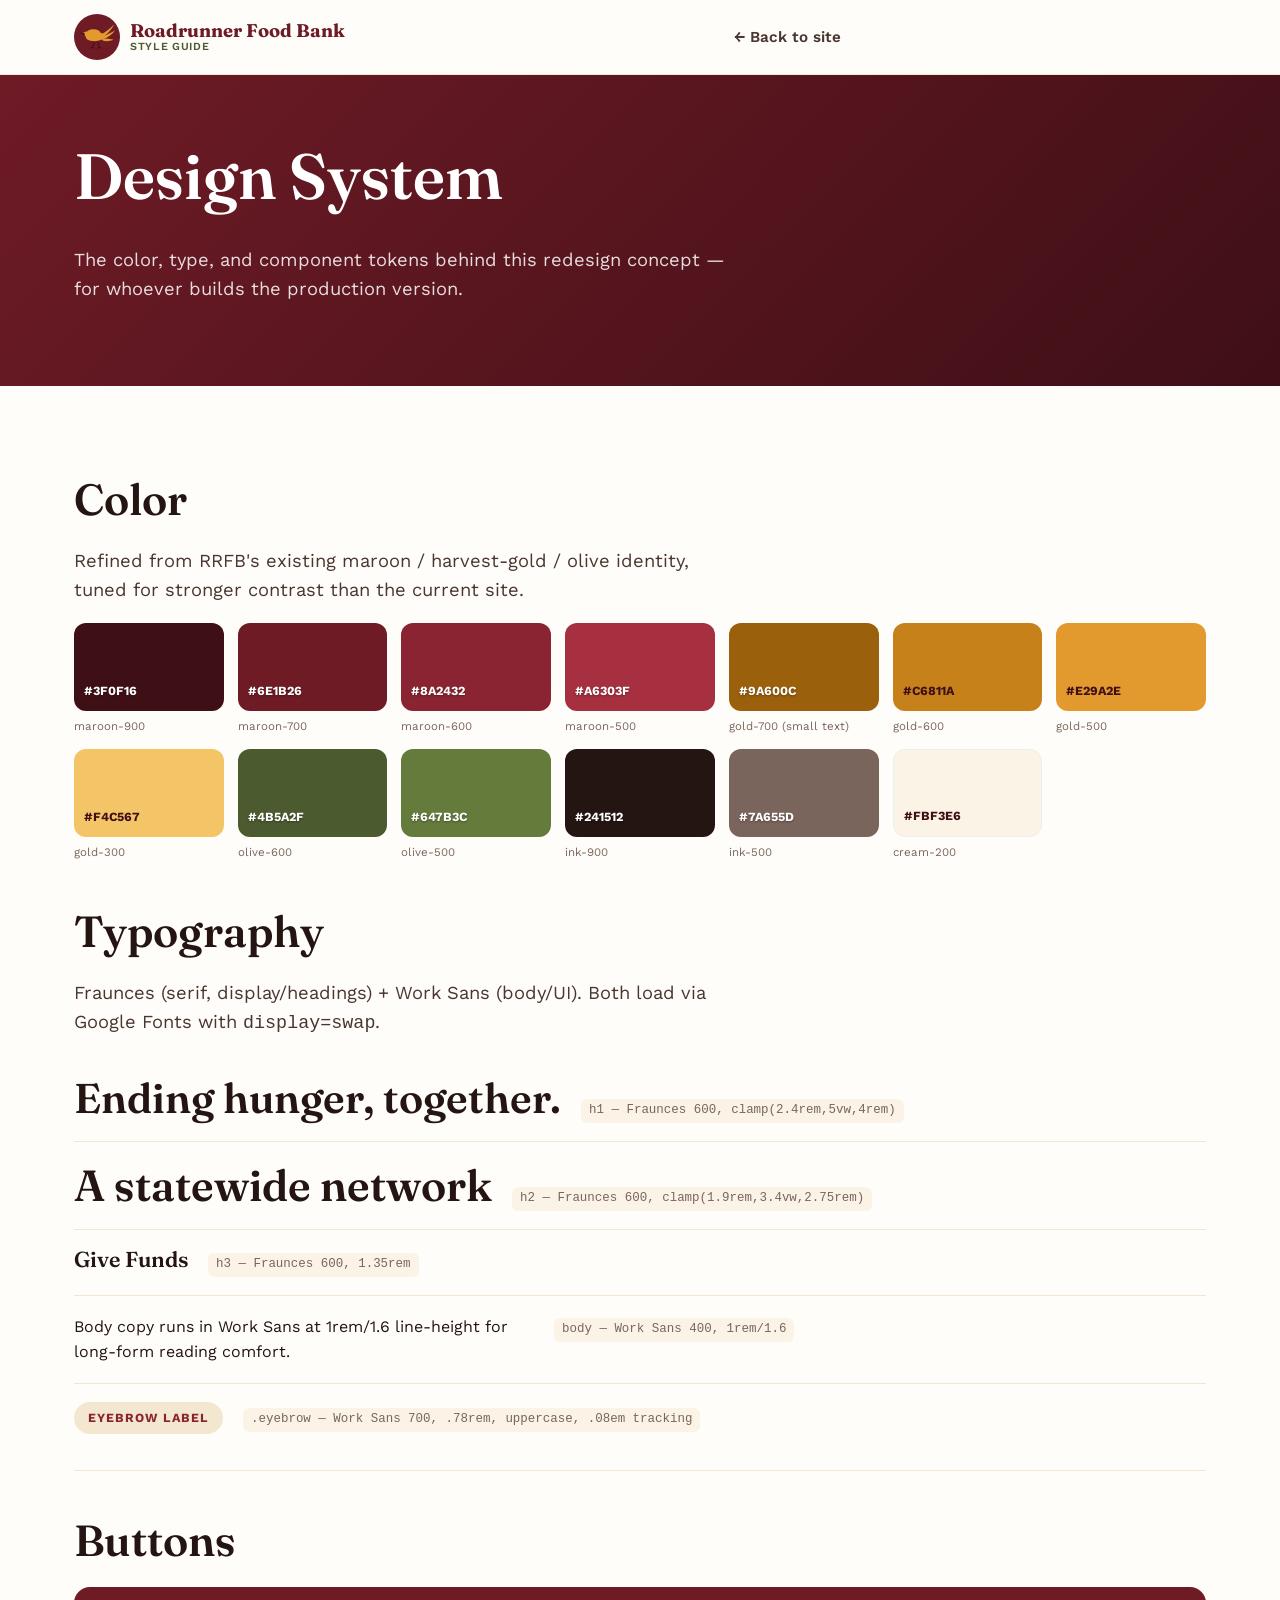
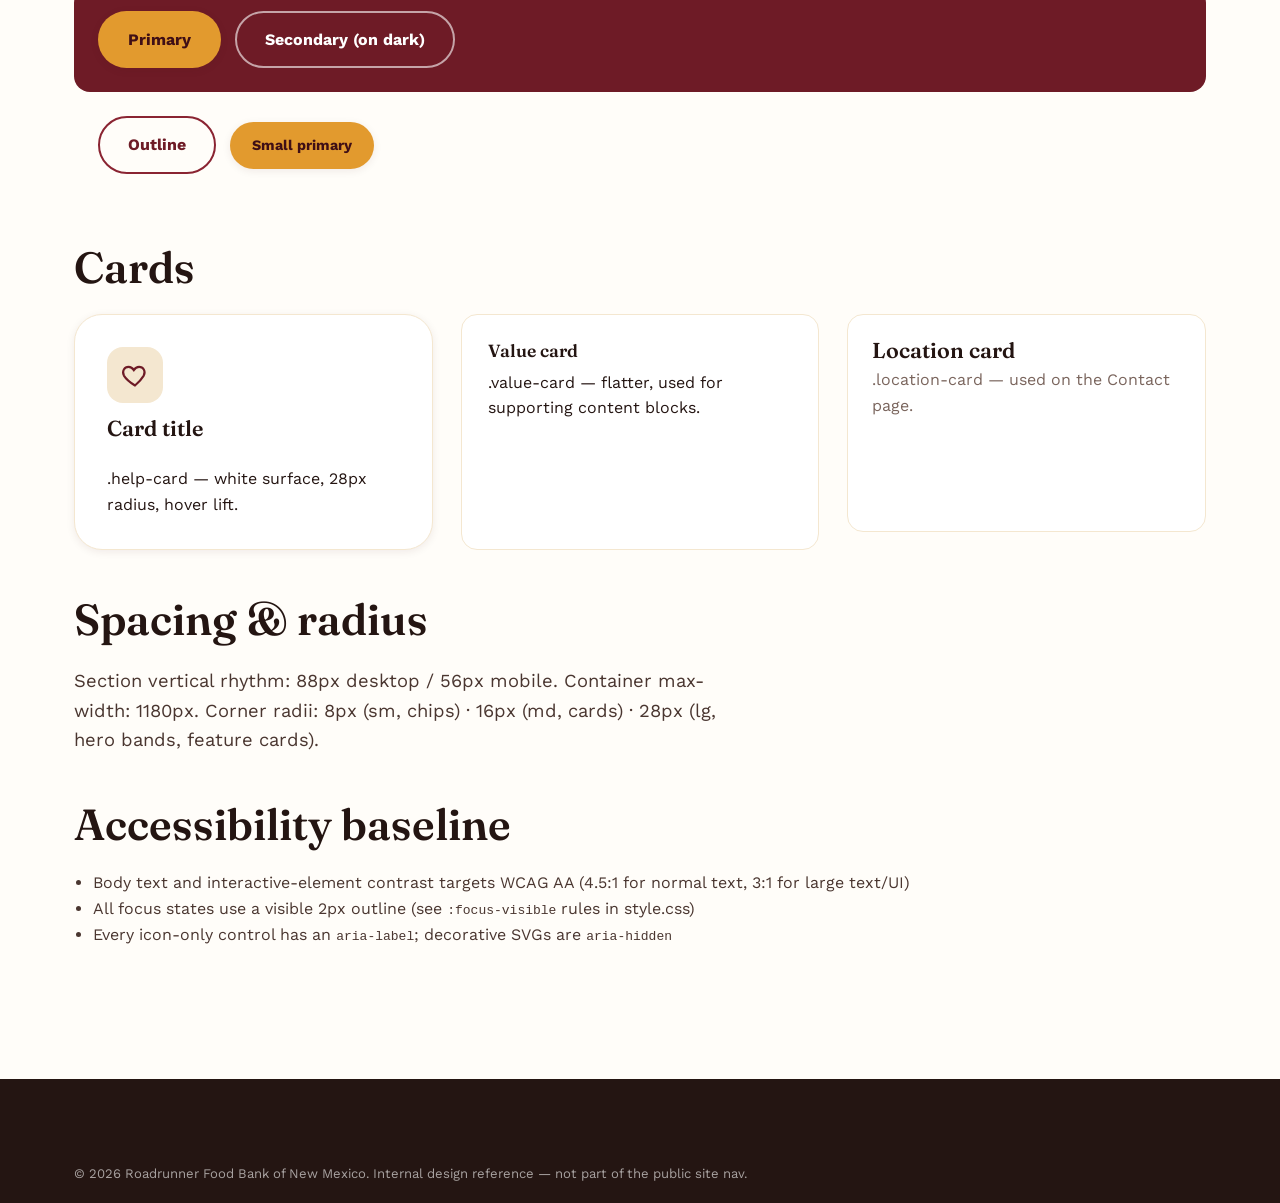
<file: style-guide.html>
<!doctype html>
<html lang="en">
<head>
<meta charset="utf-8">
<meta name="viewport" content="width=device-width, initial-scale=1">
<title>Style Guide — Roadrunner Food Bank Redesign Concept</title>
<meta name="robots" content="noindex">
<link rel="icon" type="image/svg+xml" href="assets/favicon.svg">
<link rel="apple-touch-icon" href="assets/apple-touch-icon.png">
<meta name="theme-color" content="#6E1B26">
<link rel="preconnect" href="https://fonts.googleapis.com">
<link rel="preconnect" href="https://fonts.gstatic.com" crossorigin>
<link href="https://fonts.googleapis.com/css2?family=Fraunces:opsz,wght@9..144,500;9..144,600;9..144,700&family=Work+Sans:wght@400;500;600;700&display=swap" rel="stylesheet">
<link rel="stylesheet" href="css/style.css">
<style>
  .swatch{border-radius:12px;height:88px;display:flex;align-items:flex-end;padding:10px;font-size:.78rem;font-weight:700;color:#fff;text-shadow:0 1px 2px rgba(0,0,0,.35);}
  .swatch-grid{display:grid;grid-template-columns:repeat(auto-fill,minmax(140px,1fr));gap:14px;}
  .type-row{border-bottom:1px solid var(--cream-300);padding:18px 0;display:flex;align-items:baseline;gap:20px;flex-wrap:wrap;}
  .type-row code{font-size:.78rem;color:var(--ink-500);background:var(--cream-200);padding:2px 8px;border-radius:6px;}
  .component-block{margin-bottom:44px;}
  .swatch-label{font-size:.72rem;color:var(--ink-500);margin-top:6px;}
</style>
</head>
<body>
<a class="skip-link" href="#main">Skip to content</a>

<header class="site-header">
  <div class="container nav-wrap">
    <a href="index.html" class="brand">
            <svg class="brand-mark" viewBox="0 0 48 48" aria-hidden="true">
        <circle cx="24" cy="24" r="24" fill="#6E1B26"/>
        <g transform="translate(8,10) scale(0.315)">
          <g stroke="#3F0F16" stroke-width="3" stroke-linecap="round" stroke-linejoin="round" fill="none">
            <path d="M42,60 L37,78 M37,78 L31,80 M37,78 L41,83"/>
            <path d="M54,61 L58,79 M58,79 L64,80 M58,79 L54,84"/>
          </g>
          <path d="M66,36 C82,26 98,12 108,2 C100,18 88,32 74,42 Z" fill="#E29A2E"/>
          <path d="M68,43 C86,36 102,28 111,22 C101,36 88,46 74,50 Z" fill="#E29A2E"/>
          <path d="M67,49 C82,49 96,50 106,53 C93,59 79,60 68,55 Z" fill="#E29A2E"/>
          <path d="M13,44 C9,31 20,20 36,19 C49,18 60,23 64,32 C69,31 74,33 76,38 C79,44 76,50 69,52 C58,57 46,59 35,58 C22,57 15,53 13,44 Z" fill="#E29A2E"/>
          <path d="M16,40 C10,38 5,34 2,29 C8,30 14,32 19,36 Z" fill="#E29A2E"/>
          <circle cx="15" cy="34" r="7.5" fill="#E29A2E"/>
          <path d="M9,32 L-8,26 L11,40 Z" fill="#3F0F16"/>
        </g>
      </svg>
      <span class="brand-text"><strong>Roadrunner Food Bank</strong><span>Style Guide</span></span>
    </a>
    <nav class="primary-nav" aria-label="Primary">
      <a href="index.html">← Back to site</a>
    </nav>
  </div>
</header>

<main id="main">
  <section class="page-hero">
    <div class="container">
      <h1>Design System</h1>
      <p class="lede" style="color:rgba(255,255,255,.85);">The color, type, and component tokens behind this redesign concept — for whoever builds the production version.</p>
    </div>
  </section>

  <section>
    <div class="container">

      <div class="component-block">
        <h2>Color</h2>
        <p class="lede">Refined from RRFB's existing maroon / harvest-gold / olive identity, tuned for stronger contrast than the current site.</p>
        <div class="swatch-grid">
          <div><div class="swatch" style="background:#3F0F16;">#3F0F16</div><div class="swatch-label">maroon-900</div></div>
          <div><div class="swatch" style="background:#6E1B26;">#6E1B26</div><div class="swatch-label">maroon-700</div></div>
          <div><div class="swatch" style="background:#8A2432;">#8A2432</div><div class="swatch-label">maroon-600</div></div>
          <div><div class="swatch" style="background:#A6303F;">#A6303F</div><div class="swatch-label">maroon-500</div></div>
          <div><div class="swatch" style="background:#9A600C;">#9A600C</div><div class="swatch-label">gold-700 (small text)</div></div>
          <div><div class="swatch" style="background:#C6811A;color:#3F0F16;text-shadow:none;">#C6811A</div><div class="swatch-label">gold-600</div></div>
          <div><div class="swatch" style="background:#E29A2E;color:#3F0F16;text-shadow:none;">#E29A2E</div><div class="swatch-label">gold-500</div></div>
          <div><div class="swatch" style="background:#F4C567;color:#3F0F16;text-shadow:none;">#F4C567</div><div class="swatch-label">gold-300</div></div>
          <div><div class="swatch" style="background:#4B5A2F;">#4B5A2F</div><div class="swatch-label">olive-600</div></div>
          <div><div class="swatch" style="background:#647B3C;">#647B3C</div><div class="swatch-label">olive-500</div></div>
          <div><div class="swatch" style="background:#241512;">#241512</div><div class="swatch-label">ink-900</div></div>
          <div><div class="swatch" style="background:#7A655D;">#7A655D</div><div class="swatch-label">ink-500</div></div>
          <div><div class="swatch" style="background:#FBF3E6;color:#3F0F16;text-shadow:none;border:1px solid #eee;">#FBF3E6</div><div class="swatch-label">cream-200</div></div>
        </div>
      </div>

      <div class="component-block">
        <h2>Typography</h2>
        <p class="lede">Fraunces (serif, display/headings) + Work Sans (body/UI). Both load via Google Fonts with <code>display=swap</code>.</p>
        <div class="type-row"><h1 style="margin:0;font-size:2.6rem;">Ending hunger, together.</h1><code>h1 — Fraunces 600, clamp(2.4rem,5vw,4rem)</code></div>
        <div class="type-row"><h2 style="margin:0;">A statewide network</h2><code>h2 — Fraunces 600, clamp(1.9rem,3.4vw,2.75rem)</code></div>
        <div class="type-row"><h3 style="margin:0;">Give Funds</h3><code>h3 — Fraunces 600, 1.35rem</code></div>
        <div class="type-row"><p style="margin:0;max-width:46ch;">Body copy runs in Work Sans at 1rem/1.6 line-height for long-form reading comfort.</p><code>body — Work Sans 400, 1rem/1.6</code></div>
        <div class="type-row"><span class="eyebrow">Eyebrow label</span><code>.eyebrow — Work Sans 700, .78rem, uppercase, .08em tracking</code></div>
      </div>

      <div class="component-block">
        <h2>Buttons</h2>
        <div style="display:flex;gap:14px;flex-wrap:wrap;align-items:center;padding:24px;background:var(--maroon-700);border-radius:var(--radius-md);">
          <a href="#" class="btn btn-primary">Primary</a>
          <a href="#" class="btn btn-secondary">Secondary (on dark)</a>
        </div>
        <div style="display:flex;gap:14px;flex-wrap:wrap;align-items:center;padding:24px;">
          <a href="#" class="btn btn-outline">Outline</a>
          <a href="#" class="btn btn-primary btn-sm">Small primary</a>
        </div>
      </div>

      <div class="component-block">
        <h2>Cards</h2>
        <div class="card-grid">
          <article class="help-card">
            <div class="icon-badge"><svg viewBox="0 0 24 24"><path d="M12 21s-7-4.35-9.5-8.5C.5 8.5 3 5 6.5 5c2 0 3.5 1.2 4.5 2.8C12 6.2 13.5 5 15.5 5 19 5 21.5 8.5 19.5 12.5 17 16.65 12 21 12 21Z"/></svg></div>
            <h3>Card title</h3>
            <p style="margin:0;">.help-card — white surface, 28px radius, hover lift.</p>
          </article>
          <div class="value-card"><h3 style="font-size:1.1rem;">Value card</h3><p style="margin:0;">.value-card — flatter, used for supporting content blocks.</p></div>
          <div class="location-card"><h3 style="margin-bottom:4px;">Location card</h3><p style="margin:0;color:var(--ink-500);">.location-card — used on the Contact page.</p></div>
        </div>
      </div>

      <div class="component-block">
        <h2>Spacing &amp; radius</h2>
        <p class="lede">Section vertical rhythm: 88px desktop / 56px mobile. Container max-width: 1180px. Corner radii: 8px (sm, chips) · 16px (md, cards) · 28px (lg, hero bands, feature cards).</p>
      </div>

      <div class="component-block">
        <h2>Accessibility baseline</h2>
        <ul style="padding-left:1.2em;color:var(--ink-700);">
          <li>Body text and interactive-element contrast targets WCAG AA (4.5:1 for normal text, 3:1 for large text/UI)</li>
          <li>All focus states use a visible 2px outline (see <code>:focus-visible</code> rules in style.css)</li>
          <li>Every icon-only control has an <code>aria-label</code>; decorative SVGs are <code>aria-hidden</code></li>
        </ul>
      </div>

    </div>
  </section>
</main>

<footer class="site-footer">
  <div class="container">
    <div class="footer-bottom" style="border-top:none;margin-top:0;">
      <span>© <span data-year>2026</span> Roadrunner Food Bank of New Mexico. Internal design reference — not part of the public site nav.</span>
    </div>
  </div>
</footer>

<script src="js/main.js" defer></script>
</body>
</html>
</file>
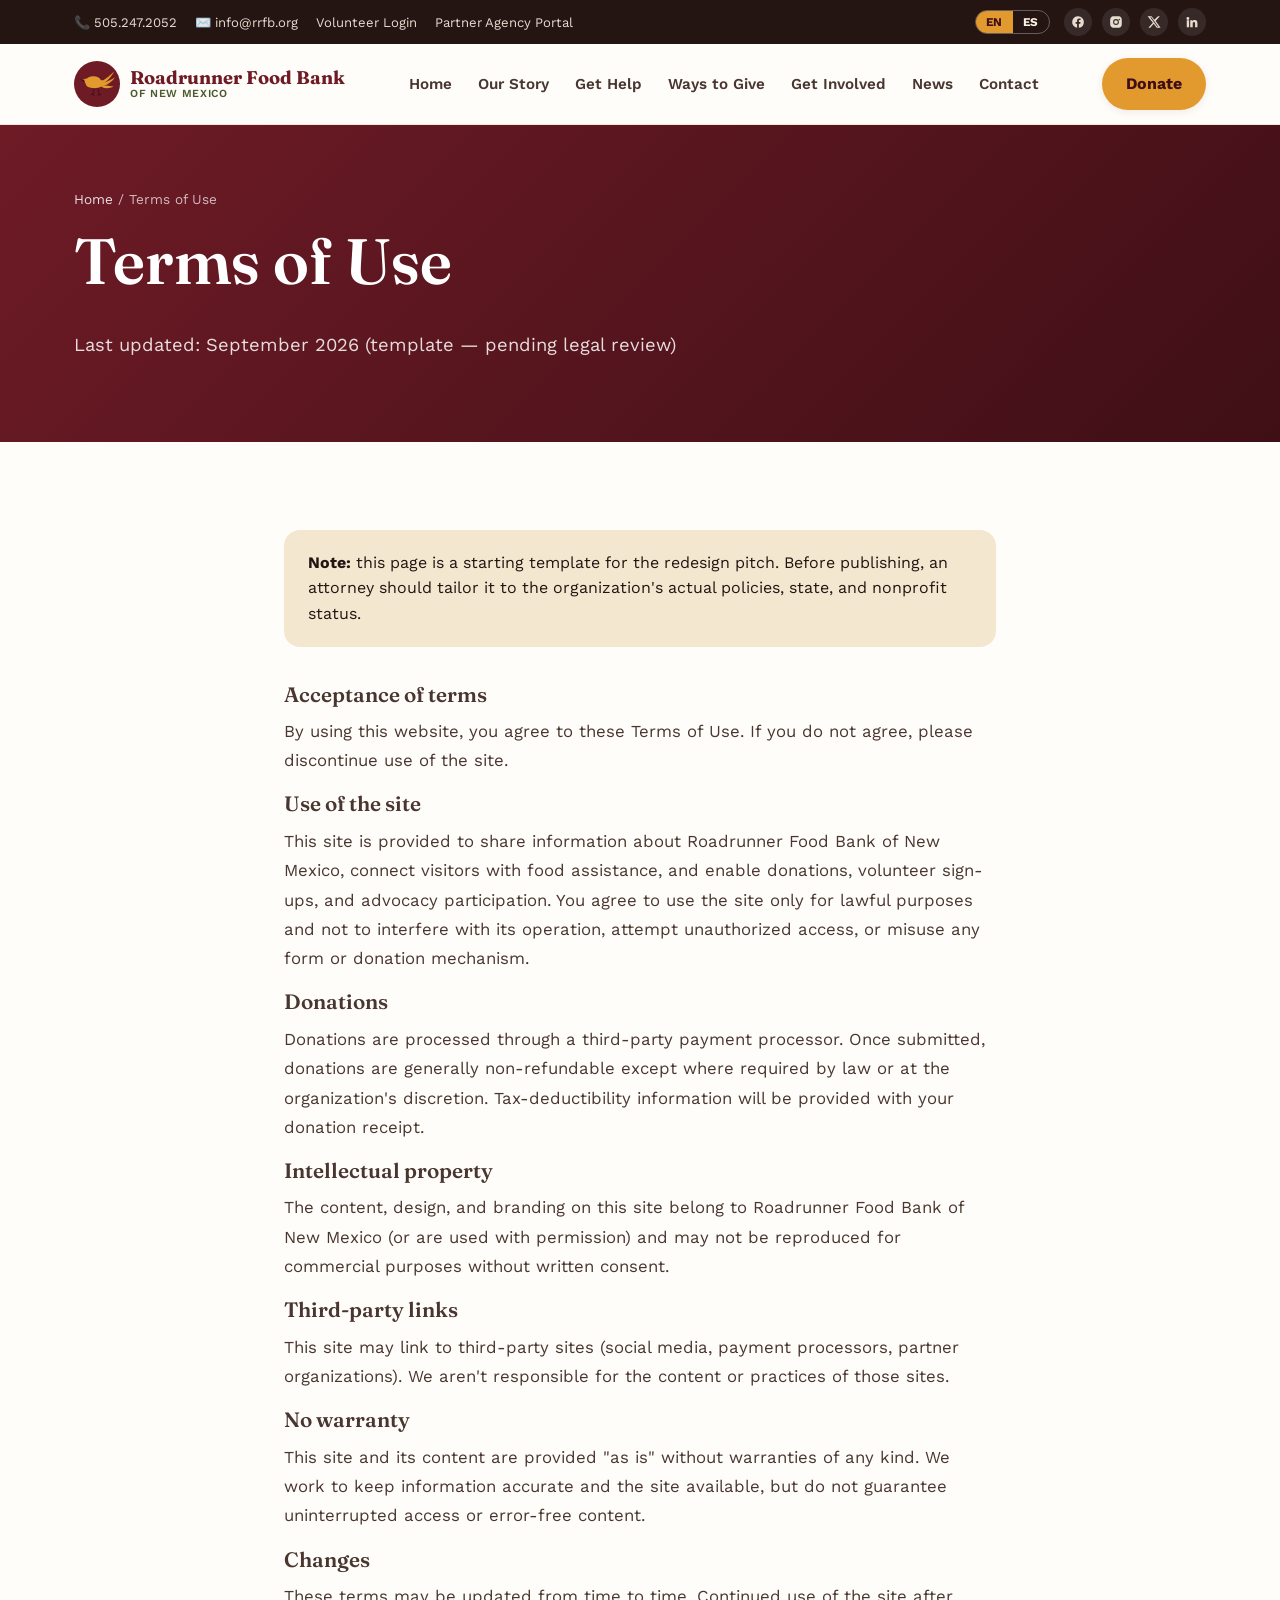
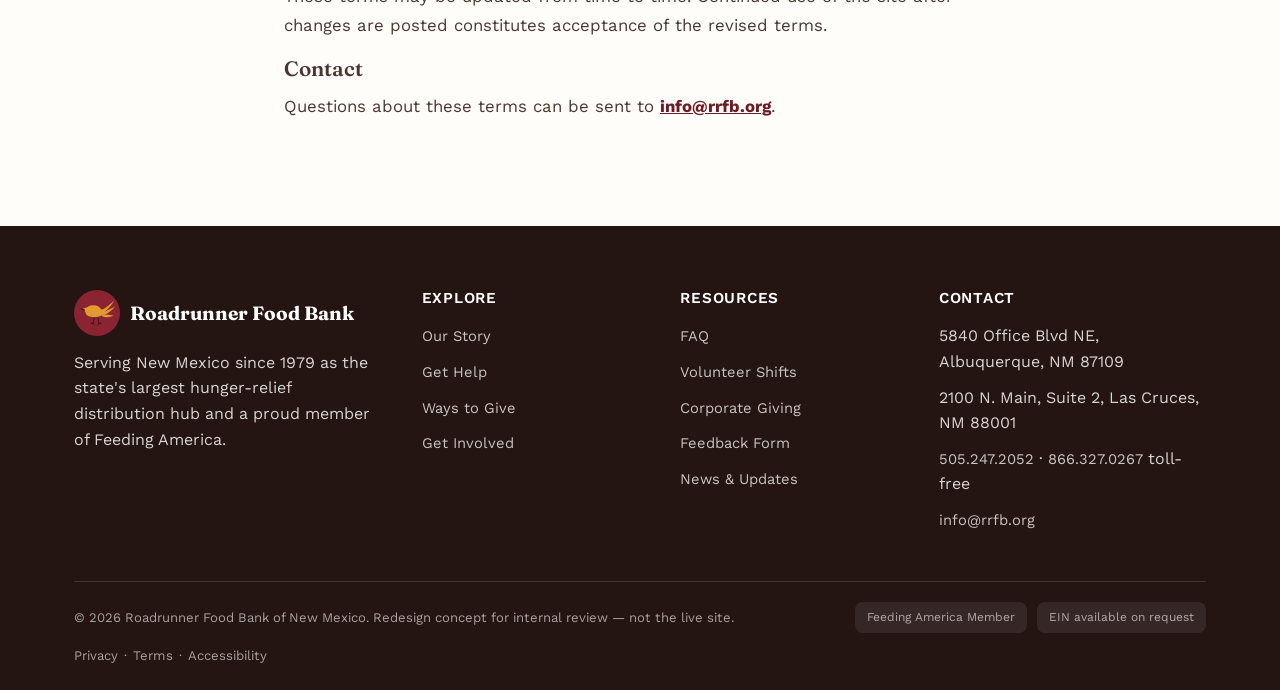
<file: terms.html>
<!doctype html>
<html lang="en">
<head>
<meta charset="utf-8">
<meta name="viewport" content="width=device-width, initial-scale=1">
<title data-i18n="terms.terms-of-use-roadrunner-food">Terms of Use — Roadrunner Food Bank Redesign Concept</title>
<meta name="description" content="Terms governing use of this website.">
<link rel="icon" type="image/svg+xml" href="assets/favicon.svg">
<link rel="apple-touch-icon" href="assets/apple-touch-icon.png">
<link rel="canonical" href="https://sebastiansells13-bot.github.io/rrfb-redesign-concept/terms.html">
<meta name="theme-color" content="#6E1B26">
<link rel="preconnect" href="https://fonts.googleapis.com">
<link rel="preconnect" href="https://fonts.gstatic.com" crossorigin>
<link href="https://fonts.googleapis.com/css2?family=Fraunces:opsz,wght@9..144,500;9..144,600;9..144,700&family=Work+Sans:wght@400;500;600;700&display=swap" rel="stylesheet">
<link rel="stylesheet" href="css/style.css">
<script>
  // Hide the page for a moment when the visitor chose Spanish, so English
  // doesn't flash before js/i18n.js swaps the copy (it removes this class;
  // the timeout is a failsafe in case that script never loads).
  try { if (localStorage.getItem("lang") === "es") { document.documentElement.classList.add("i18n-pending"); setTimeout(function () { document.documentElement.classList.remove("i18n-pending"); }, 1500); } } catch (e) {}
</script>
</head>
<body>
<a class="skip-link" href="#main" data-i18n="common.skip-to-content">Skip to content</a>

<div class="utility-bar">
  <div class="container">
    <div class="utility-left">
      <a href="tel:5052472052">📞 505.247.2052</a>
      <a href="mailto:info@rrfb.org" data-i18n-skip>✉️ info@rrfb.org</a>
      <a href="#" data-i18n="common.volunteer-login">Volunteer Login</a>
      <a href="#" data-i18n="common.partner-agency-portal">Partner Agency Portal</a>
    </div>
    <div class="utility-right">
      <div class="lang-toggle" role="group" aria-label="Language / Idioma" data-i18n-skip>
        <button type="button" class="lang-toggle__btn" data-lang-toggle="en" aria-pressed="true" lang="en" aria-label="English" title="English">EN</button>
        <button type="button" class="lang-toggle__btn" data-lang-toggle="es" aria-pressed="false" lang="es" aria-label="Español" title="Español">ES</button>
      </div>
      <div class="social-row" data-i18n-skip>
        <a href="https://www.facebook.com/roadrunner.food.bank/" aria-label="Facebook"><svg viewBox="0 0 24 24"><path d="M22 12a10 10 0 1 0-11.6 9.9v-7H7.9V12h2.5V9.8c0-2.5 1.5-3.9 3.8-3.9 1.1 0 2.2.2 2.2.2v2.4h-1.3c-1.2 0-1.6.8-1.6 1.6V12h2.8l-.4 2.9h-2.4v7A10 10 0 0 0 22 12"/></svg></a>
        <a href="https://www.instagram.com/roadrunnerfoodbank/" aria-label="Instagram"><svg viewBox="0 0 24 24"><path d="M12 2c2.7 0 3.1 0 4.1.1 1.1 0 1.8.2 2.5.5.7.3 1.2.6 1.7 1.1.5.5.9 1 1.1 1.7.3.7.4 1.4.5 2.5 0 1 .1 1.4.1 4.1s0 3.1-.1 4.1c0 1.1-.2 1.8-.5 2.5-.3.7-.6 1.2-1.1 1.7-.5.5-1 .9-1.7 1.1-.7.3-1.4.4-2.5.5-1 0-1.4.1-4.1.1s-3.1 0-4.1-.1c-1.1 0-1.8-.2-2.5-.5-.7-.3-1.2-.6-1.7-1.1-.5-.5-.9-1-1.1-1.7-.3-.7-.4-1.4-.5-2.5C2 15.1 2 14.7 2 12s0-3.1.1-4.1c0-1.1.2-1.8.5-2.5.3-.7.6-1.2 1.1-1.7.5-.5 1-.9 1.7-1.1.7-.3 1.4-.4 2.5-.5C8.9 2 9.3 2 12 2m0 5a5 5 0 1 0 0 10 5 5 0 0 0 0-10m0 8.2a3.2 3.2 0 1 1 0-6.4 3.2 3.2 0 0 1 0 6.4M17.6 6.4a1.2 1.2 0 1 0 0 2.4 1.2 1.2 0 0 0 0-2.4"/></svg></a>
        <a href="https://twitter.com/RoadrunnerFdBnk" aria-label="Twitter / X"><svg viewBox="0 0 24 24"><path d="M18.9 2H22l-7.2 8.3L23.3 22h-6.6l-5.2-6.8L5.6 22H2.4l7.7-8.8L1 2h6.8l4.7 6.2L18.9 2Zm-1.2 18h1.8L7.4 3.9H5.5L17.7 20Z"/></svg></a>
        <a href="https://www.linkedin.com/company/roadrunner-food-bank-of-new-mexico/" aria-label="LinkedIn"><svg viewBox="0 0 24 24"><path d="M4.98 3.5a2.5 2.5 0 1 1 0 5 2.5 2.5 0 0 1 0-5M3 9h4v12H3zM9 9h3.8v1.7h.1c.5-1 1.8-2 3.7-2 4 0 4.7 2.6 4.7 6V21h-4v-5.8c0-1.4 0-3.1-1.9-3.1-1.9 0-2.2 1.5-2.2 3v6H9z"/></svg></a>
      </div>
    </div>
  </div>
</div>

<header class="site-header">
  <div class="container nav-wrap">
    <a href="index.html" class="brand">
            <svg class="brand-mark" viewBox="0 0 48 48" aria-hidden="true">
        <circle cx="24" cy="24" r="24" fill="#6E1B26"/>
        <g transform="translate(8,10) scale(0.315)">
          <g stroke="#3F0F16" stroke-width="3" stroke-linecap="round" stroke-linejoin="round" fill="none">
            <path d="M42,60 L37,78 M37,78 L31,80 M37,78 L41,83"/>
            <path d="M54,61 L58,79 M58,79 L64,80 M58,79 L54,84"/>
          </g>
          <path d="M66,36 C82,26 98,12 108,2 C100,18 88,32 74,42 Z" fill="#E29A2E"/>
          <path d="M68,43 C86,36 102,28 111,22 C101,36 88,46 74,50 Z" fill="#E29A2E"/>
          <path d="M67,49 C82,49 96,50 106,53 C93,59 79,60 68,55 Z" fill="#E29A2E"/>
          <path d="M13,44 C9,31 20,20 36,19 C49,18 60,23 64,32 C69,31 74,33 76,38 C79,44 76,50 69,52 C58,57 46,59 35,58 C22,57 15,53 13,44 Z" fill="#E29A2E"/>
          <path d="M16,40 C10,38 5,34 2,29 C8,30 14,32 19,36 Z" fill="#E29A2E"/>
          <circle cx="15" cy="34" r="7.5" fill="#E29A2E"/>
          <path d="M9,32 L-8,26 L11,40 Z" fill="#3F0F16"/>
        </g>
      </svg>
      <span class="brand-text" data-i18n-skip><strong>Roadrunner Food Bank</strong><span>of New Mexico</span></span>
    </a>
    <nav class="primary-nav" aria-label="Primary" data-i18n-attr="aria-label:common.primary">
      <a href="index.html" data-i18n="nav.home">Home</a>
      <a href="about.html" data-i18n="nav.our-story">Our Story</a>
      <a href="get-help.html" data-i18n="nav.get-help">Get Help</a>
      <a href="ways-to-give.html" data-i18n="nav.ways-to-give">Ways to Give</a>
      <a href="get-involved.html" data-i18n="nav.get-involved">Get Involved</a>
      <a href="news.html" data-i18n="nav.news">News</a>
      <a href="contact.html" data-i18n="nav.contact">Contact</a>
    </nav>
    <div class="header-cta">
      <a href="get-help.html" class="btn btn-outline btn-sm" data-i18n="common.find-food">Find Food</a>
      <a href="ways-to-give.html" class="btn btn-primary" data-i18n="common.donate">Donate</a>
      <button class="nav-toggle" data-i18n-skip aria-label="Toggle menu" aria-expanded="false"><span></span><span></span><span></span></button>
    </div>
  </div>
</header>

<main id="main">
  <section class="page-hero">
    <div class="container">
      <p class="breadcrumb"><a href="index.html" data-i18n="common.home">Home</a> / <span data-i18n="terms.terms-of-use">Terms of Use</span></p>
      <h1 data-i18n="terms.terms-of-use">Terms of Use</h1>
      <p class="lede" style="color:rgba(255,255,255,.85);" data-i18n="common.last-updated-september-2026-template">Last updated: September 2026 (template — pending legal review)</p>
    </div>
  </section>

  <section>
    <div class="container" style="max-width:760px;">
      <div class="reveal" style="background:var(--cream-300);border-radius:var(--radius-md);padding:20px 24px;margin-bottom:36px;">
        <p style="margin:0;" data-i18n-html="terms.note-this-page-is-a"><strong>Note:</strong> this page is a starting template for the redesign pitch. Before publishing, an attorney should tailor it to the organization's actual policies, state, and nonprofit status.</p>
      </div>

      <div class="reveal" style="font-size:1.05rem;line-height:1.75;color:var(--ink-700);">
        <h2 style="font-size:1.3rem;" data-i18n="terms.acceptance-of-terms">Acceptance of terms</h2>
        <p data-i18n="terms.by-using-this-website-you">By using this website, you agree to these Terms of Use. If you do not agree, please discontinue use of the site.</p>

        <h2 style="font-size:1.3rem;" data-i18n="terms.use-of-the-site">Use of the site</h2>
        <p data-i18n="terms.this-site-is-provided-to">This site is provided to share information about Roadrunner Food Bank of New Mexico, connect visitors with food assistance, and enable donations, volunteer sign-ups, and advocacy participation. You agree to use the site only for lawful purposes and not to interfere with its operation, attempt unauthorized access, or misuse any form or donation mechanism.</p>

        <h2 style="font-size:1.3rem;" data-i18n="terms.donations">Donations</h2>
        <p data-i18n="terms.donations-are-processed-through-a">Donations are processed through a third-party payment processor. Once submitted, donations are generally non-refundable except where required by law or at the organization's discretion. Tax-deductibility information will be provided with your donation receipt.</p>

        <h2 style="font-size:1.3rem;" data-i18n="terms.intellectual-property">Intellectual property</h2>
        <p data-i18n="terms.the-content-design-and-branding">The content, design, and branding on this site belong to Roadrunner Food Bank of New Mexico (or are used with permission) and may not be reproduced for commercial purposes without written consent.</p>

        <h2 style="font-size:1.3rem;" data-i18n="terms.third-party-links">Third-party links</h2>
        <p data-i18n="terms.this-site-may-link-to">This site may link to third-party sites (social media, payment processors, partner organizations). We aren't responsible for the content or practices of those sites.</p>

        <h2 style="font-size:1.3rem;" data-i18n="terms.no-warranty">No warranty</h2>
        <p data-i18n="terms.this-site-and-its-content">This site and its content are provided "as is" without warranties of any kind. We work to keep information accurate and the site available, but do not guarantee uninterrupted access or error-free content.</p>

        <h2 style="font-size:1.3rem;" data-i18n="terms.changes">Changes</h2>
        <p data-i18n="terms.these-terms-may-be-updated">These terms may be updated from time to time. Continued use of the site after changes are posted constitutes acceptance of the revised terms.</p>

        <h2 style="font-size:1.3rem;" data-i18n="common.contact">Contact</h2>
        <p data-i18n-html="terms.questions-about-these-terms-can">Questions about these terms can be sent to <a href="mailto:info@rrfb.org" data-i18n-skip style="color:var(--maroon-700);font-weight:700;">info@rrfb.org</a>.</p>
      </div>
    </div>
  </section>
</main>

<footer class="site-footer">
  <div class="container">
    <div class="footer-grid">
      <div>
        <div class="footer-brand" data-i18n-skip>
                    <svg class="brand-mark" width="36" height="36" viewBox="0 0 48 48" aria-hidden="true">
            <circle cx="24" cy="24" r="24" fill="#8A2432"/>
            <g transform="translate(8,10) scale(0.315)">
              <g stroke="#3F0F16" stroke-width="3" stroke-linecap="round" stroke-linejoin="round" fill="none">
                <path d="M42,60 L37,78 M37,78 L31,80 M37,78 L41,83"/>
                <path d="M54,61 L58,79 M58,79 L64,80 M58,79 L54,84"/>
              </g>
              <path d="M66,36 C82,26 98,12 108,2 C100,18 88,32 74,42 Z" fill="#E29A2E"/>
              <path d="M68,43 C86,36 102,28 111,22 C101,36 88,46 74,50 Z" fill="#E29A2E"/>
              <path d="M67,49 C82,49 96,50 106,53 C93,59 79,60 68,55 Z" fill="#E29A2E"/>
              <path d="M13,44 C9,31 20,20 36,19 C49,18 60,23 64,32 C69,31 74,33 76,38 C79,44 76,50 69,52 C58,57 46,59 35,58 C22,57 15,53 13,44 Z" fill="#E29A2E"/>
              <path d="M16,40 C10,38 5,34 2,29 C8,30 14,32 19,36 Z" fill="#E29A2E"/>
              <circle cx="15" cy="34" r="7.5" fill="#E29A2E"/>
              <path d="M9,32 L-8,26 L11,40 Z" fill="#3F0F16"/>
            </g>
          </svg>
          <strong>Roadrunner Food Bank</strong>
        </div>
        <p data-i18n="common.serving-new-mexico-since-1979">Serving New Mexico since 1979 as the state's largest hunger-relief distribution hub and a proud member of Feeding America.</p>
      </div>
      <div><h4 data-i18n="common.explore">Explore</h4><ul>
        <li><a href="about.html" data-i18n="common.our-story">Our Story</a></li>
        <li><a href="get-help.html" data-i18n="common.get-help">Get Help</a></li>
        <li><a href="ways-to-give.html" data-i18n="common.ways-to-give">Ways to Give</a></li>
        <li><a href="get-involved.html" data-i18n="common.get-involved">Get Involved</a></li>
      </ul></div>
      <div><h4 data-i18n="common.resources">Resources</h4><ul>
        <li><a href="get-help.html#faq" data-i18n="common.faq">FAQ</a></li>
        <li><a href="get-involved.html#volunteer" data-i18n="common.volunteer-shifts">Volunteer Shifts</a></li>
        <li><a href="ways-to-give.html#corporate" data-i18n="common.corporate-giving">Corporate Giving</a></li>
        <li><a href="contact.html" data-i18n="common.feedback-form">Feedback Form</a></li>
        <li><a href="news.html" data-i18n="common.news-updates">News &amp; Updates</a></li>
      </ul></div>
      <div><h4 data-i18n="common.contact">Contact</h4><ul>
        <li data-i18n-skip>5840 Office Blvd NE, Albuquerque, NM 87109</li>
        <li data-i18n-skip>2100 N. Main, Suite 2, Las Cruces, NM 88001</li>
        <li><a href="tel:5052472052">505.247.2052</a> · <a href="tel:8663270267">866.327.0267</a> <span data-i18n="common.toll-free">toll-free</span></li>
        <li><a href="mailto:info@rrfb.org" data-i18n-skip>info@rrfb.org</a></li>
      </ul></div>
    </div>
    <div class="footer-bottom">
      <span>© <span data-year>2026</span> <span data-i18n-skip>Roadrunner Food Bank of New Mexico.</span> <span data-i18n="common.redesign-concept-for-internal-review">Redesign concept for internal review — not the live site.</span></span>
      <div class="footer-badges"><span class="badge" data-i18n="common.feeding-america-member">Feeding America Member</span><span class="badge" data-i18n="common.ein-available-on-request">EIN available on request</span></div>
      <nav class="footer-legal" aria-label="Legal" data-i18n-attr="aria-label:common.legal"><a href="privacy.html" data-i18n="common.privacy">Privacy</a><span aria-hidden="true">·</span><a href="terms.html" data-i18n="common.terms">Terms</a><span aria-hidden="true">·</span><a href="accessibility.html" data-i18n="common.accessibility">Accessibility</a></nav>
    </div>
  </div>
</footer>

<script src="js/i18n-data.js" defer></script>
<script src="js/i18n.js" defer></script>
<script src="js/main.js" defer></script>
</body>
</html>
</file>
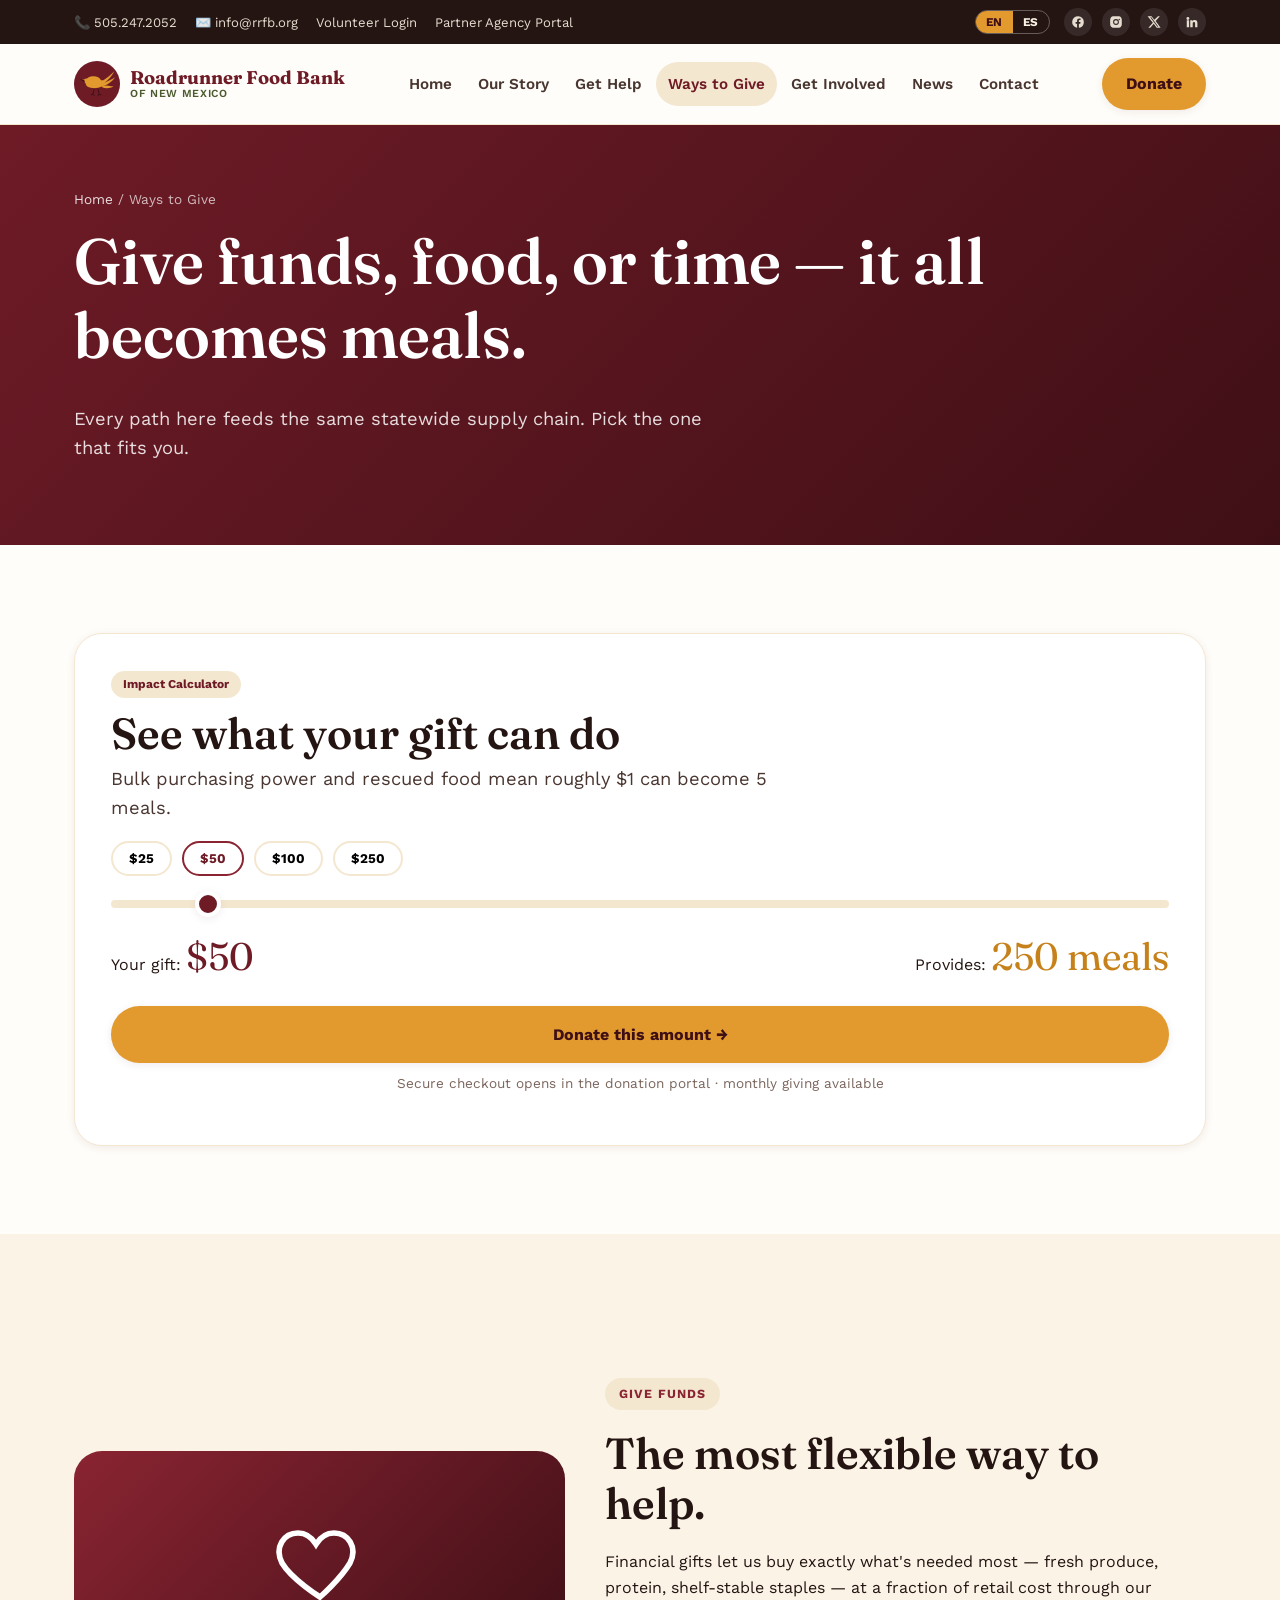
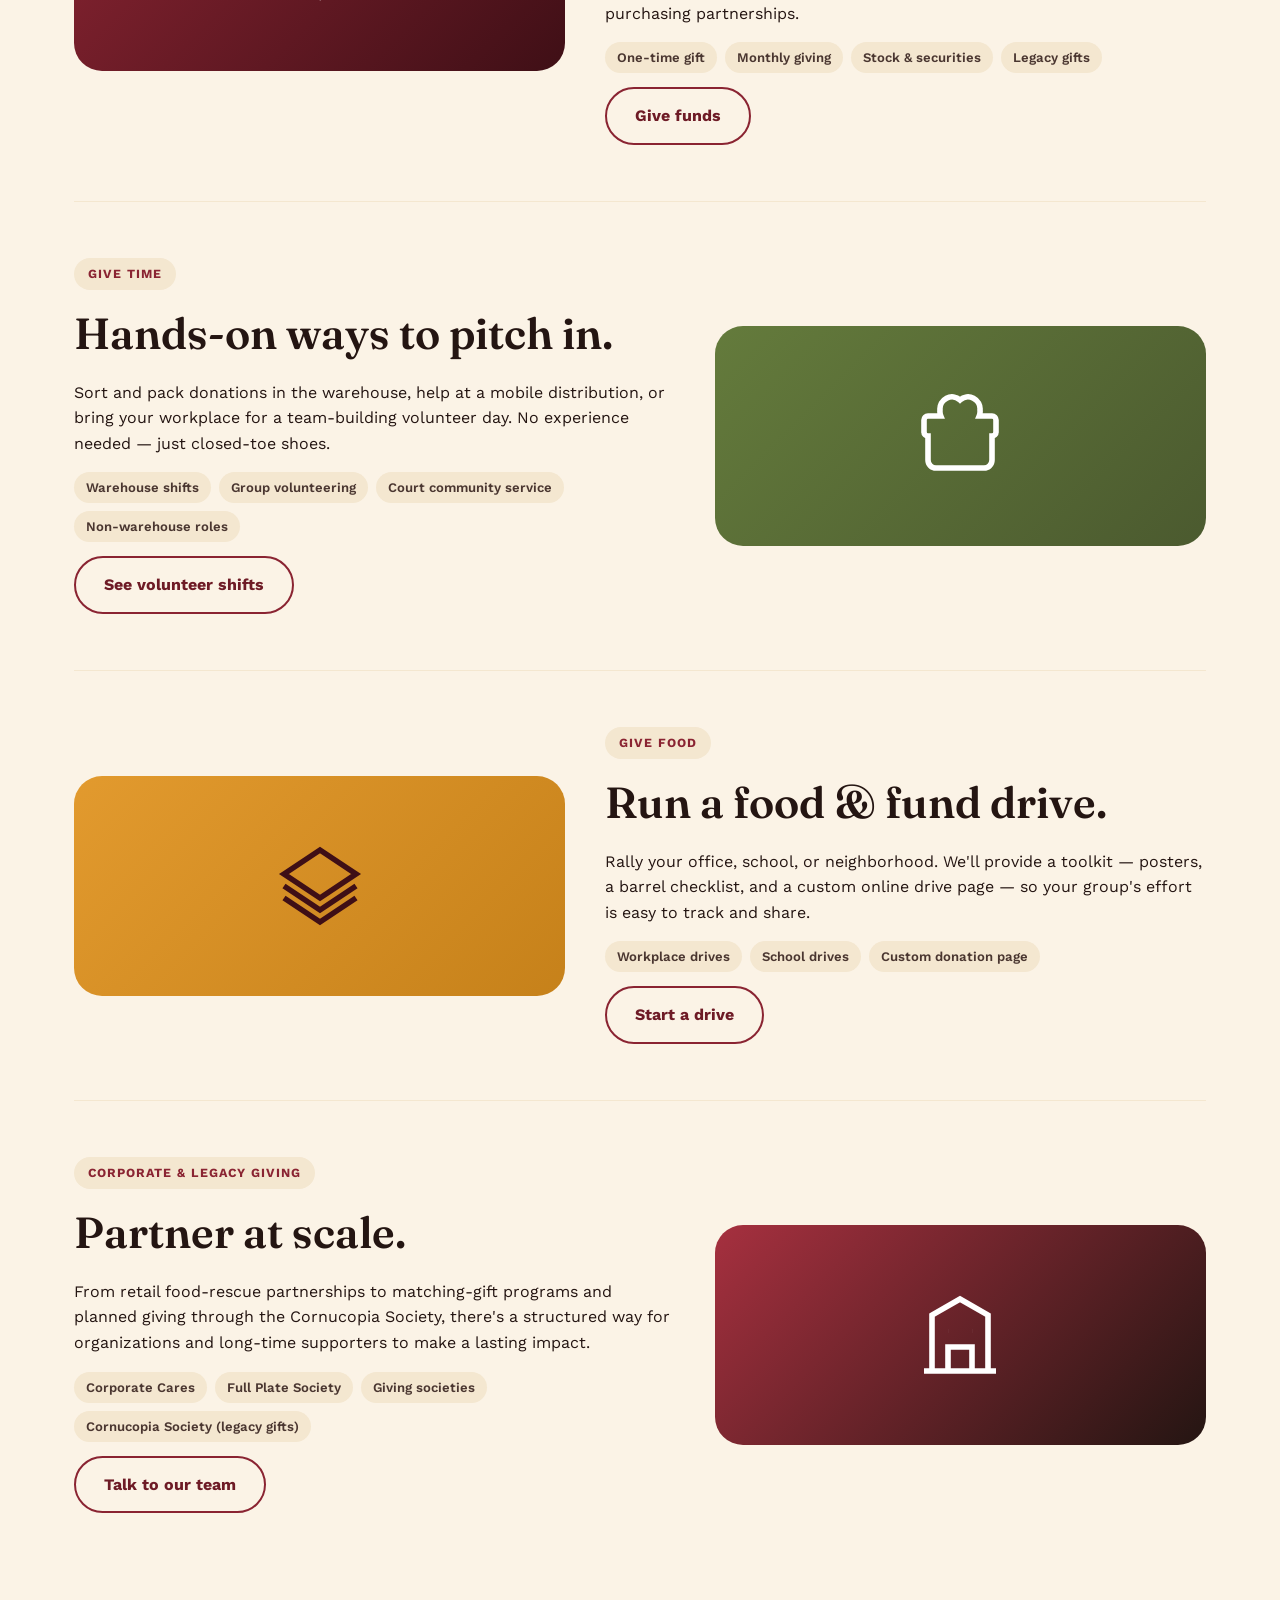
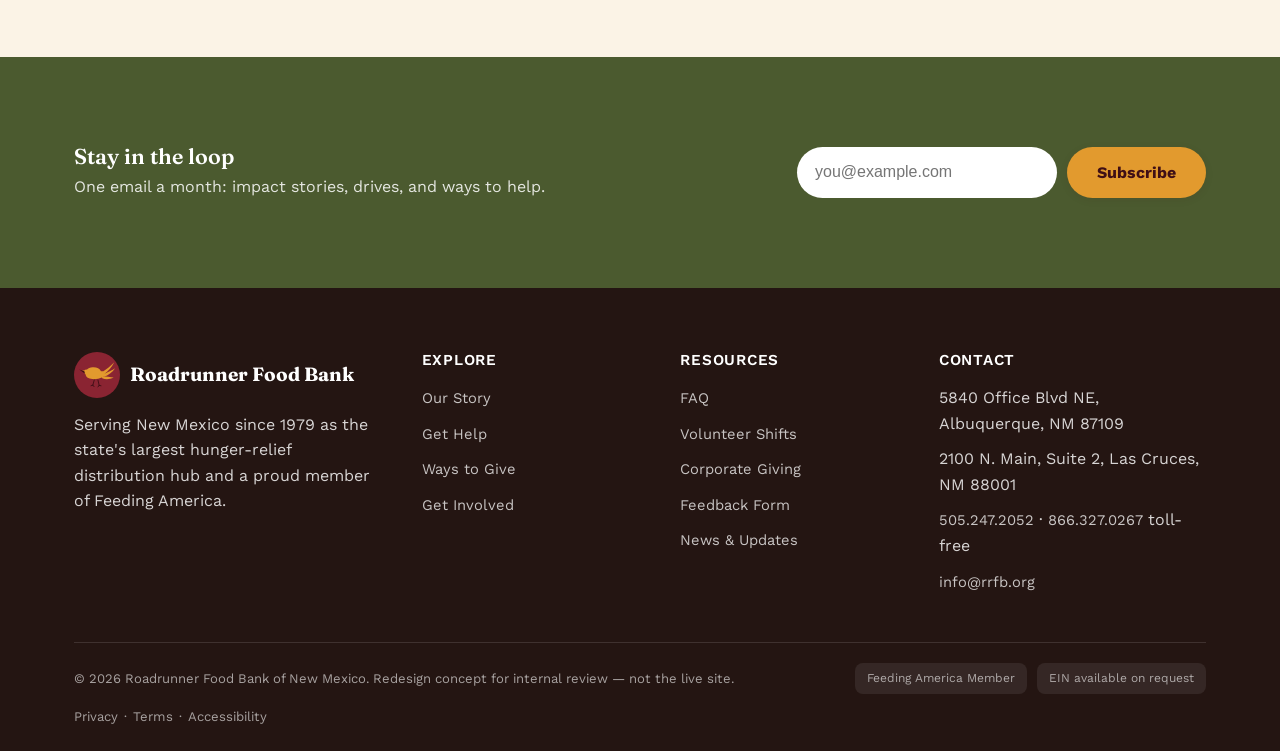
<file: ways-to-give.html>
<!doctype html>
<html lang="en">
<head>
<meta charset="utf-8">
<meta name="viewport" content="width=device-width, initial-scale=1">
<title data-i18n="ways-to-give.ways-to-give-roadrunner-food">Ways to Give — Roadrunner Food Bank Redesign Concept</title>
<meta name="description" content="Give funds, food, or time — and see your impact in meals.">
<link rel="icon" type="image/svg+xml" href="assets/favicon.svg">
<link rel="apple-touch-icon" href="assets/apple-touch-icon.png">
<link rel="canonical" href="https://sebastiansells13-bot.github.io/rrfb-redesign-concept/ways-to-give.html">
<meta name="theme-color" content="#6E1B26">
<meta property="og:type" content="website">
<meta property="og:site_name" content="Roadrunner Food Bank of New Mexico">
<meta property="og:title" content="Ways to Give — Roadrunner Food Bank Redesign Concept">
<meta property="og:description" content="Give funds, food, or time — and see your impact in meals.">
<meta property="og:image" content="https://sebastiansells13-bot.github.io/rrfb-redesign-concept/assets/og-image.jpg">
<meta property="og:url" content="https://sebastiansells13-bot.github.io/rrfb-redesign-concept/ways-to-give.html">
<meta name="twitter:card" content="summary_large_image">
<meta name="twitter:title" content="Ways to Give — Roadrunner Food Bank Redesign Concept">
<meta name="twitter:description" content="Give funds, food, or time — and see your impact in meals.">
<meta name="twitter:image" content="https://sebastiansells13-bot.github.io/rrfb-redesign-concept/assets/og-image.jpg">
<link rel="preconnect" href="https://fonts.googleapis.com">
<link rel="preconnect" href="https://fonts.gstatic.com" crossorigin>
<link href="https://fonts.googleapis.com/css2?family=Fraunces:opsz,wght@9..144,500;9..144,600;9..144,700&family=Work+Sans:wght@400;500;600;700&display=swap" rel="stylesheet">
<link rel="stylesheet" href="css/style.css">
<script>
  // Hide the page for a moment when the visitor chose Spanish, so English
  // doesn't flash before js/i18n.js swaps the copy (it removes this class;
  // the timeout is a failsafe in case that script never loads).
  try { if (localStorage.getItem("lang") === "es") { document.documentElement.classList.add("i18n-pending"); setTimeout(function () { document.documentElement.classList.remove("i18n-pending"); }, 1500); } } catch (e) {}
</script>
<script type="application/ld+json">
{
  "@context": "https://schema.org",
  "@type": "NGO",
  "name": "Roadrunner Food Bank of New Mexico",
  "url": "https://sebastiansells13-bot.github.io/rrfb-redesign-concept/index.html",
  "logo": "https://sebastiansells13-bot.github.io/rrfb-redesign-concept/assets/apple-touch-icon.png",
  "description": "Roadrunner Food Bank of New Mexico is a Feeding America member food bank sourcing, warehousing, and distributing food statewide since 1979.",
  "address": [
    {
      "@type": "PostalAddress",
      "streetAddress": "5840 Office Blvd NE",
      "addressLocality": "Albuquerque",
      "addressRegion": "NM",
      "postalCode": "87109",
      "addressCountry": "US"
    },
    {
      "@type": "PostalAddress",
      "streetAddress": "2100 N. Main, Suite 2",
      "addressLocality": "Las Cruces",
      "addressRegion": "NM",
      "postalCode": "88001",
      "addressCountry": "US"
    }
  ],
  "telephone": "+1-505-247-2052",
  "email": "info@rrfb.org",
  "sameAs": [
    "https://www.facebook.com/roadrunner.food.bank/",
    "https://www.instagram.com/roadrunnerfoodbank/",
    "https://twitter.com/RoadrunnerFdBnk",
    "https://www.linkedin.com/company/roadrunner-food-bank-of-new-mexico/",
    "https://www.youtube.com/user/roadrunnerfoodbank"
  ]
}
</script>
</head>
<body>
<a class="skip-link" href="#main" data-i18n="common.skip-to-content">Skip to content</a>

<div class="utility-bar">
  <div class="container">
    <div class="utility-left">
      <a href="tel:5052472052">📞 505.247.2052</a>
      <a href="mailto:info@rrfb.org" data-i18n-skip>✉️ info@rrfb.org</a>
      <a href="#" data-i18n="common.volunteer-login">Volunteer Login</a>
      <a href="#" data-i18n="common.partner-agency-portal">Partner Agency Portal</a>
    </div>
    <div class="utility-right">
      <div class="lang-toggle" role="group" aria-label="Language / Idioma" data-i18n-skip>
        <button type="button" class="lang-toggle__btn" data-lang-toggle="en" aria-pressed="true" lang="en" aria-label="English" title="English">EN</button>
        <button type="button" class="lang-toggle__btn" data-lang-toggle="es" aria-pressed="false" lang="es" aria-label="Español" title="Español">ES</button>
      </div>
      <div class="social-row" data-i18n-skip>
      <a href="https://www.facebook.com/roadrunner.food.bank/" aria-label="Facebook"><svg viewBox="0 0 24 24"><path d="M22 12a10 10 0 1 0-11.6 9.9v-7H7.9V12h2.5V9.8c0-2.5 1.5-3.9 3.8-3.9 1.1 0 2.2.2 2.2.2v2.4h-1.3c-1.2 0-1.6.8-1.6 1.6V12h2.8l-.4 2.9h-2.4v7A10 10 0 0 0 22 12"/></svg></a>
      <a href="https://www.instagram.com/roadrunnerfoodbank/" aria-label="Instagram"><svg viewBox="0 0 24 24"><path d="M12 2c2.7 0 3.1 0 4.1.1 1.1 0 1.8.2 2.5.5.7.3 1.2.6 1.7 1.1.5.5.9 1 1.1 1.7.3.7.4 1.4.5 2.5 0 1 .1 1.4.1 4.1s0 3.1-.1 4.1c0 1.1-.2 1.8-.5 2.5-.3.7-.6 1.2-1.1 1.7-.5.5-1 .9-1.7 1.1-.7.3-1.4.4-2.5.5-1 0-1.4.1-4.1.1s-3.1 0-4.1-.1c-1.1 0-1.8-.2-2.5-.5-.7-.3-1.2-.6-1.7-1.1-.5-.5-.9-1-1.1-1.7-.3-.7-.4-1.4-.5-2.5C2 15.1 2 14.7 2 12s0-3.1.1-4.1c0-1.1.2-1.8.5-2.5.3-.7.6-1.2 1.1-1.7.5-.5 1-.9 1.7-1.1.7-.3 1.4-.4 2.5-.5C8.9 2 9.3 2 12 2m0 5a5 5 0 1 0 0 10 5 5 0 0 0 0-10m0 8.2a3.2 3.2 0 1 1 0-6.4 3.2 3.2 0 0 1 0 6.4M17.6 6.4a1.2 1.2 0 1 0 0 2.4 1.2 1.2 0 0 0 0-2.4"/></svg></a>
      <a href="https://twitter.com/RoadrunnerFdBnk" aria-label="Twitter / X"><svg viewBox="0 0 24 24"><path d="M18.9 2H22l-7.2 8.3L23.3 22h-6.6l-5.2-6.8L5.6 22H2.4l7.7-8.8L1 2h6.8l4.7 6.2L18.9 2Zm-1.2 18h1.8L7.4 3.9H5.5L17.7 20Z"/></svg></a>
      <a href="https://www.linkedin.com/company/roadrunner-food-bank-of-new-mexico/" aria-label="LinkedIn"><svg viewBox="0 0 24 24"><path d="M4.98 3.5a2.5 2.5 0 1 1 0 5 2.5 2.5 0 0 1 0-5M3 9h4v12H3zM9 9h3.8v1.7h.1c.5-1 1.8-2 3.7-2 4 0 4.7 2.6 4.7 6V21h-4v-5.8c0-1.4 0-3.1-1.9-3.1-1.9 0-2.2 1.5-2.2 3v6H9z"/></svg></a>
    </div></div>
  </div>
</div>

<header class="site-header">
  <div class="container nav-wrap">
    <a href="index.html" class="brand">
            <svg class="brand-mark" viewBox="0 0 48 48" aria-hidden="true">
        <circle cx="24" cy="24" r="24" fill="#6E1B26"/>
        <g transform="translate(8,10) scale(0.315)">
          <g stroke="#3F0F16" stroke-width="3" stroke-linecap="round" stroke-linejoin="round" fill="none">
            <path d="M42,60 L37,78 M37,78 L31,80 M37,78 L41,83"/>
            <path d="M54,61 L58,79 M58,79 L64,80 M58,79 L54,84"/>
          </g>
          <path d="M66,36 C82,26 98,12 108,2 C100,18 88,32 74,42 Z" fill="#E29A2E"/>
          <path d="M68,43 C86,36 102,28 111,22 C101,36 88,46 74,50 Z" fill="#E29A2E"/>
          <path d="M67,49 C82,49 96,50 106,53 C93,59 79,60 68,55 Z" fill="#E29A2E"/>
          <path d="M13,44 C9,31 20,20 36,19 C49,18 60,23 64,32 C69,31 74,33 76,38 C79,44 76,50 69,52 C58,57 46,59 35,58 C22,57 15,53 13,44 Z" fill="#E29A2E"/>
          <path d="M16,40 C10,38 5,34 2,29 C8,30 14,32 19,36 Z" fill="#E29A2E"/>
          <circle cx="15" cy="34" r="7.5" fill="#E29A2E"/>
          <path d="M9,32 L-8,26 L11,40 Z" fill="#3F0F16"/>
        </g>
      </svg>
      <span class="brand-text" data-i18n-skip><strong>Roadrunner Food Bank</strong><span>of New Mexico</span></span>
    </a>
    <nav class="primary-nav" aria-label="Primary" data-i18n-attr="aria-label:common.primary">
      <a href="index.html" data-i18n="nav.home">Home</a>
      <a href="about.html" data-i18n="nav.our-story">Our Story</a>
      <a href="get-help.html" data-i18n="nav.get-help">Get Help</a>
      <a href="ways-to-give.html" aria-current="page" data-i18n="nav.ways-to-give">Ways to Give</a>
      <a href="get-involved.html" data-i18n="nav.get-involved">Get Involved</a>
      <a href="news.html" data-i18n="nav.news">News</a>
      <a href="contact.html" data-i18n="nav.contact">Contact</a>
    </nav>
    <div class="header-cta">
      <a href="get-help.html" class="btn btn-outline btn-sm" data-i18n="common.find-food">Find Food</a>
      <a href="#donate" class="btn btn-primary" data-i18n="common.donate">Donate</a>
      <button class="nav-toggle" data-i18n-skip aria-label="Toggle menu" aria-expanded="false"><span></span><span></span><span></span></button>
    </div>
  </div>
</header>

<main id="main">

  <section class="page-hero">
    <div class="container">
      <p class="breadcrumb"><a href="index.html" data-i18n="common.home">Home</a> / <span data-i18n="common.ways-to-give">Ways to Give</span></p>
      <h1 data-i18n="ways-to-give.give-funds-food-or-time">Give funds, food, or time — it all becomes meals.</h1>
      <p class="lede" style="color:rgba(255,255,255,.85);max-width:60ch;" data-i18n="ways-to-give.every-path-here-feeds-the">Every path here feeds the same statewide supply chain. Pick the one that fits you.</p>
    </div>
  </section>

  <section id="donate">
    <div class="container">
      <div class="calc-card reveal">
        <span class="badge-pill" data-i18n="ways-to-give.impact-calculator">Impact Calculator</span>
        <h2 style="margin-bottom:6px;" data-i18n="ways-to-give.see-what-your-gift-can">See what your gift can do</h2>
        <p class="lede" data-i18n="ways-to-give.bulk-purchasing-power-and-rescued">Bulk purchasing power and rescued food mean roughly $1 can become 5 meals.</p>
        <div class="preset-row">
          <button class="chip" type="button" data-amount="25">$25</button>
          <button class="chip active" type="button" data-amount="50">$50</button>
          <button class="chip" type="button" data-amount="100">$100</button>
          <button class="chip" type="button" data-amount="250">$250</button>
        </div>
        <input id="give-slider" type="range" min="10" max="500" step="5" value="50" aria-label="Donation amount in dollars" data-i18n-attr="aria-label:ways-to-give.donation-amount-in-dollars">
        <div style="display:flex;justify-content:space-between;flex-wrap:wrap;gap:12px;align-items:baseline;">
          <div><span data-i18n="ways-to-give.your-gift">Your gift:</span> <span class="calc-amount" id="calc-amount">$50</span></div>
          <div><span data-i18n="ways-to-give.provides">Provides:</span> <span class="calc-meals" id="calc-meals" data-i18n-skip>250 meals</span></div>
        </div>
        <a href="#" class="btn btn-primary btn-block" style="margin-top:18px;" data-i18n="ways-to-give.donate-this-amount">Donate this amount →</a>
        <p class="finder-note center" style="margin-top:10px;" data-i18n="ways-to-give.secure-checkout-opens-in-the">Secure checkout opens in the donation portal · monthly giving available</p>
      </div>
    </div>
  </section>

  <section style="background:var(--cream-200);">
    <div class="container">

      <div class="give-way reveal" id="funds">
        <div class="give-visual gv-1"><svg viewBox="0 0 24 24"><path d="M12 21s-7-4.35-9.5-8.5C.5 8.5 3 5 6.5 5c2 0 3.5 1.2 4.5 2.8C12 6.2 13.5 5 15.5 5 19 5 21.5 8.5 19.5 12.5 17 16.65 12 21 12 21Z"/></svg></div>
        <div>
          <span class="eyebrow" data-i18n="common.give-funds">Give Funds</span>
          <h2 data-i18n="ways-to-give.the-most-flexible-way-to">The most flexible way to help.</h2>
          <p data-i18n="ways-to-give.financial-gifts-let-us-buy">Financial gifts let us buy exactly what's needed most — fresh produce, protein, shelf-stable staples — at a fraction of retail cost through our purchasing partnerships.</p>
          <div class="chip-list"><span data-i18n="ways-to-give.one-time-gift">One-time gift</span><span data-i18n="ways-to-give.monthly-giving">Monthly giving</span><span data-i18n="ways-to-give.stock-securities">Stock &amp; securities</span><span data-i18n="ways-to-give.legacy-gifts">Legacy gifts</span></div>
          <a href="#donate" class="btn btn-outline" data-i18n="ways-to-give.give-funds">Give funds</a>
        </div>
      </div>

      <div class="give-way reverse reveal" id="time">
        <div>
          <span class="eyebrow" data-i18n="common.give-time">Give Time</span>
          <h2 data-i18n="ways-to-give.hands-on-ways-to-pitch">Hands-on ways to pitch in.</h2>
          <p data-i18n="ways-to-give.sort-and-pack-donations-in">Sort and pack donations in the warehouse, help at a mobile distribution, or bring your workplace for a team-building volunteer day. No experience needed — just closed-toe shoes.</p>
          <div class="chip-list"><span data-i18n="ways-to-give.warehouse-shifts">Warehouse shifts</span><span data-i18n="ways-to-give.group-volunteering">Group volunteering</span><span data-i18n="ways-to-give.court-community-service">Court community service</span><span data-i18n="ways-to-give.non-warehouse-roles">Non-warehouse roles</span></div>
          <a href="get-involved.html#volunteer" class="btn btn-outline" data-i18n="ways-to-give.see-volunteer-shifts">See volunteer shifts</a>
        </div>
        <div class="give-visual gv-3"><svg viewBox="0 0 24 24"><path d="M20 7h-3.2A2.99 2.99 0 0 0 17 5.5 3 3 0 0 0 12 3a3 3 0 0 0-5 2.5 3 3 0 0 0 .2 1.5H4a1 1 0 0 0-1 1v3a1 1 0 0 0 1 1v6a2 2 0 0 0 2 2h12a2 2 0 0 0 2-2v-6a1 1 0 0 0 1-1V8a1 1 0 0 0-1-1Z"/></svg></div>
      </div>

      <div class="give-way reveal" id="food">
        <div class="give-visual gv-2"><svg viewBox="0 0 24 24"><path d="M3 9l9-6 9 6-9 6-9-6Zm0 6l9 6 9-6M3 12l9 6 9-6"/></svg></div>
        <div>
          <span class="eyebrow" data-i18n="ways-to-give.give-food">Give Food</span>
          <h2 data-i18n="ways-to-give.run-a-food-fund-drive">Run a food &amp; fund drive.</h2>
          <p data-i18n="ways-to-give.rally-your-office-school-or">Rally your office, school, or neighborhood. We'll provide a toolkit — posters, a barrel checklist, and a custom online drive page — so your group's effort is easy to track and share.</p>
          <div class="chip-list"><span data-i18n="ways-to-give.workplace-drives">Workplace drives</span><span data-i18n="ways-to-give.school-drives">School drives</span><span data-i18n="ways-to-give.custom-donation-page">Custom donation page</span></div>
          <a href="get-involved.html#advocate" class="btn btn-outline" data-i18n="ways-to-give.start-a-drive">Start a drive</a>
        </div>
      </div>

      <div class="give-way reverse reveal" id="corporate">
        <div>
          <span class="eyebrow" data-i18n="ways-to-give.corporate-legacy-giving">Corporate &amp; Legacy Giving</span>
          <h2 data-i18n="ways-to-give.partner-at-scale">Partner at scale.</h2>
          <p data-i18n="ways-to-give.from-retail-food-rescue-partnerships">From retail food-rescue partnerships to matching-gift programs and planned giving through the Cornucopia Society, there's a structured way for organizations and long-time supporters to make a lasting impact.</p>
          <div class="chip-list"><span data-i18n="ways-to-give.corporate-cares">Corporate Cares</span><span data-i18n="ways-to-give.full-plate-society">Full Plate Society</span><span data-i18n="ways-to-give.giving-societies">Giving societies</span><span data-i18n="ways-to-give.cornucopia-society-legacy-gifts">Cornucopia Society (legacy gifts)</span></div>
          <a href="contact.html" class="btn btn-outline" data-i18n="ways-to-give.talk-to-our-team">Talk to our team</a>
        </div>
        <div class="give-visual gv-4"><svg viewBox="0 0 24 24"><path d="M3 21h18M5 21V7l7-4 7 4v14M9 21v-6h6v6M9 11h.01M15 11h.01M9 15h.01M15 15h.01"/></svg></div>
      </div>

    </div>
  </section>

</main>

<section class="newsletter">
  <div class="container">
    <div><h3 style="color:#fff;margin-bottom:4px;" data-i18n="common.stay-in-the-loop">Stay in the loop</h3><p style="margin:0;color:rgba(255,255,255,.85);" data-i18n="common.one-email-a-month-impact">One email a month: impact stories, drives, and ways to help.</p></div>
    <form data-demo-form data-success-target="newsletter-success">
          <div style="position:absolute;left:-9999px;width:1px;height:1px;overflow:hidden;" aria-hidden="true" data-i18n-skip>
            <label for="ways-to-give-1_website">Leave this field empty</label>
            <input type="text" id="ways-to-give-1_website" name="website" tabindex="-1" autocomplete="off">
          </div>
          <input type="hidden" name="form_rendered_at" class="form-rendered-at" value="">

      <input type="email" placeholder="you@example.com" aria-label="Email address" required data-i18n-attr="placeholder:common.you-example-com;aria-label:common.email-address">
      <button class="btn btn-primary" type="submit" data-i18n="common.subscribe">Subscribe</button>
    </form>
  </div>
  <div class="container"><p id="newsletter-success" class="form-success" role="status" style="margin-top:14px;" data-i18n="common.thanks-you-re-on-the">Thanks — you're on the list! (demo confirmation)</p></div>
</section>

<footer class="site-footer">
  <div class="container">
    <div class="footer-grid">
      <div>
        <div class="footer-brand" data-i18n-skip>
                    <svg class="brand-mark" width="36" height="36" viewBox="0 0 48 48" aria-hidden="true">
            <circle cx="24" cy="24" r="24" fill="#8A2432"/>
            <g transform="translate(8,10) scale(0.315)">
              <g stroke="#3F0F16" stroke-width="3" stroke-linecap="round" stroke-linejoin="round" fill="none">
                <path d="M42,60 L37,78 M37,78 L31,80 M37,78 L41,83"/>
                <path d="M54,61 L58,79 M58,79 L64,80 M58,79 L54,84"/>
              </g>
              <path d="M66,36 C82,26 98,12 108,2 C100,18 88,32 74,42 Z" fill="#E29A2E"/>
              <path d="M68,43 C86,36 102,28 111,22 C101,36 88,46 74,50 Z" fill="#E29A2E"/>
              <path d="M67,49 C82,49 96,50 106,53 C93,59 79,60 68,55 Z" fill="#E29A2E"/>
              <path d="M13,44 C9,31 20,20 36,19 C49,18 60,23 64,32 C69,31 74,33 76,38 C79,44 76,50 69,52 C58,57 46,59 35,58 C22,57 15,53 13,44 Z" fill="#E29A2E"/>
              <path d="M16,40 C10,38 5,34 2,29 C8,30 14,32 19,36 Z" fill="#E29A2E"/>
              <circle cx="15" cy="34" r="7.5" fill="#E29A2E"/>
              <path d="M9,32 L-8,26 L11,40 Z" fill="#3F0F16"/>
            </g>
          </svg>
          <strong>Roadrunner Food Bank</strong>
        </div>
        <p data-i18n="common.serving-new-mexico-since-1979">Serving New Mexico since 1979 as the state's largest hunger-relief distribution hub and a proud member of Feeding America.</p>
      </div>
      <div><h4 data-i18n="common.explore">Explore</h4><ul>
        <li><a href="about.html" data-i18n="common.our-story">Our Story</a></li>
        <li><a href="get-help.html" data-i18n="common.get-help">Get Help</a></li>
        <li><a href="ways-to-give.html" data-i18n="common.ways-to-give">Ways to Give</a></li>
        <li><a href="get-involved.html" data-i18n="common.get-involved">Get Involved</a></li>
      </ul></div>
      <div><h4 data-i18n="common.resources">Resources</h4><ul>
        <li><a href="get-help.html#faq" data-i18n="common.faq">FAQ</a></li>
        <li><a href="get-involved.html#volunteer" data-i18n="common.volunteer-shifts">Volunteer Shifts</a></li>
        <li><a href="ways-to-give.html#corporate" data-i18n="common.corporate-giving">Corporate Giving</a></li>
        <li><a href="contact.html" data-i18n="common.feedback-form">Feedback Form</a></li>
      <li><a href="news.html" data-i18n="common.news-updates">News &amp; Updates</a></li>
      </ul></div>
      <div><h4 data-i18n="common.contact">Contact</h4><ul>
        <li data-i18n-skip>5840 Office Blvd NE, Albuquerque, NM 87109</li>
        <li data-i18n-skip>2100 N. Main, Suite 2, Las Cruces, NM 88001</li>
        <li><a href="tel:5052472052">505.247.2052</a> · <a href="tel:8663270267">866.327.0267</a> <span data-i18n="common.toll-free">toll-free</span></li>
        <li><a href="mailto:info@rrfb.org" data-i18n-skip>info@rrfb.org</a></li>
      </ul></div>
    </div>
    <div class="footer-bottom">
      <span>© <span data-year>2026</span> <span data-i18n-skip>Roadrunner Food Bank of New Mexico.</span> <span data-i18n="common.redesign-concept-for-internal-review">Redesign concept for internal review — not the live site.</span></span>
      <div class="footer-badges"><span class="badge" data-i18n="common.feeding-america-member">Feeding America Member</span><span class="badge" data-i18n="common.ein-available-on-request">EIN available on request</span></div>
      <nav class="footer-legal" aria-label="Legal" data-i18n-attr="aria-label:common.legal"><a href="privacy.html" data-i18n="common.privacy">Privacy</a><span aria-hidden="true">·</span><a href="terms.html" data-i18n="common.terms">Terms</a><span aria-hidden="true">·</span><a href="accessibility.html" data-i18n="common.accessibility">Accessibility</a></nav>
    </div>
  </div>
</footer>

<script src="js/i18n-data.js" defer></script>
<script src="js/i18n.js" defer></script>
<script src="js/main.js" defer></script>
</body>
</html>
</file>
<file: css/style.css>
/* ==========================================================================
   Roadrunner Food Bank — Redesign Concept
   Design system: tokens, layout, components
   ========================================================================== */

:root{
  /* Brand colors — refined from RRFB's maroon/harvest-gold/olive identity */
  --maroon-900:#3F0F16;
  --maroon-700:#6E1B26;
  --maroon-600:#8A2432;
  --maroon-500:#A6303F;
  --gold-600:#C6811A;
  --gold-700:#9A600C; /* gold for small text: 5.2:1 on white (gold-600 is 3.2:1) */
  --gold-500:#E29A2E;
  --gold-300:#F4C567;
  --olive-600:#4B5A2F;
  --olive-500:#647B3C;
  --cream-100:#FFFDF9;
  --cream-200:#FBF3E6;
  --cream-300:#F4E7D0;
  --ink-900:#241512;
  --ink-700:#4A3630;
  --ink-500:#7A655D;
  --white:#FFFFFF;

  --radius-sm:8px;
  --radius-md:16px;
  --radius-lg:28px;
  --shadow-sm:0 2px 8px rgba(63,15,22,0.08);
  --shadow-md:0 12px 32px rgba(63,15,22,0.14);
  --shadow-lg:0 24px 60px rgba(63,15,22,0.18);

  --container:1180px;
  --font-display:'Fraunces', Georgia, serif;
  --font-body:'Work Sans', -apple-system, BlinkMacSystemFont, 'Segoe UI', sans-serif;
}

*,*::before,*::after{box-sizing:border-box;}
html{scroll-behavior:smooth;}
body{
  margin:0;
  font-family:var(--font-body);
  color:var(--ink-900);
  background:var(--cream-100);
  line-height:1.6;
  -webkit-font-smoothing:antialiased;
}
img{max-width:100%;display:block;}
a{color:inherit;}
h1,h2,h3,h4{font-family:var(--font-display);line-height:1.15;margin:0 0 .5em;font-weight:600;}
h1{font-size:clamp(2.4rem,5vw,4rem);}
h2{font-size:clamp(1.9rem,3.4vw,2.75rem);}
h3{font-size:1.35rem;}
p{margin:0 0 1em;}
.container{max-width:var(--container);margin:0 auto;padding:0 24px;}
section{padding:88px 0;}
@media (max-width:720px){section{padding:56px 0;}}

.eyebrow{
  display:inline-flex;align-items:center;gap:8px;
  font-weight:700;letter-spacing:.08em;text-transform:uppercase;
  font-size:.78rem;color:var(--maroon-600);
  background:var(--cream-300);padding:6px 14px;border-radius:999px;
  margin-bottom:18px;
}
.eyebrow.on-dark{background:rgba(255,255,255,.15);color:var(--gold-300);}

.lede{font-size:1.15rem;color:var(--ink-700);max-width:60ch;}
.center{text-align:center;margin-left:auto;margin-right:auto;}

/* Buttons */
.btn{
  display:inline-flex;align-items:center;justify-content:center;gap:8px;
  padding:14px 28px;border-radius:999px;font-weight:700;font-size:1rem;
  text-decoration:none;border:2px solid transparent;cursor:pointer;
  transition:transform .15s ease, box-shadow .15s ease, background .15s ease, color .15s ease;
  font-family:var(--font-body);
}
.btn:active{transform:translateY(1px);}
.btn-primary{background:var(--gold-500);color:var(--maroon-900);box-shadow:var(--shadow-sm);}
.btn-primary:hover{background:var(--gold-300);box-shadow:var(--shadow-md);}
.btn-secondary{background:transparent;color:var(--white);border-color:rgba(255,255,255,.6);}
.btn-secondary:hover{background:rgba(255,255,255,.12);border-color:var(--white);}
.btn-outline{background:transparent;color:var(--maroon-700);border-color:var(--maroon-600);}
.btn-outline:hover{background:var(--maroon-700);color:var(--white);}
.btn-block{width:100%;}
.btn-sm{padding:10px 20px;font-size:.9rem;}

/* Skip link */
.skip-link{
  position:absolute;left:-999px;top:auto;background:var(--maroon-900);color:var(--white);
  padding:12px 20px;border-radius:0 0 8px 0;z-index:200;font-weight:700;
}
.skip-link:focus{left:0;top:0;}

/* ===== Utility bar ===== */
.utility-bar{
  background:var(--ink-900);color:var(--cream-200);font-size:.82rem;
}
.utility-bar .container{
  display:flex;align-items:center;justify-content:space-between;
  padding-top:8px;padding-bottom:8px;gap:16px;flex-wrap:wrap;
}
.utility-bar a{text-decoration:none;opacity:.9;}
.utility-bar a:hover{opacity:1;text-decoration:underline;}
.utility-left{display:flex;gap:18px;flex-wrap:wrap;}
.utility-right{display:flex;align-items:center;gap:14px;}
.social-row{display:flex;gap:10px;}
.social-row a{
  width:28px;height:28px;border-radius:50%;background:rgba(255,255,255,.1);
  display:flex;align-items:center;justify-content:center;
}
.social-row a:hover{background:var(--gold-500);color:var(--ink-900);}
.social-row svg{width:14px;height:14px;fill:currentColor;}
/* EN/ES language toggle (js/i18n.js) */
.lang-toggle{display:flex;flex-shrink:0;border:1px solid rgba(255,255,255,.3);border-radius:999px;overflow:hidden;}
.lang-toggle__btn{
  border:none;background:transparent;color:var(--cream-200);font-family:var(--font-body);
  font-weight:700;font-size:.74rem;letter-spacing:.05em;padding:4px 10px;cursor:pointer;
}
.lang-toggle__btn:hover{background:rgba(255,255,255,.12);}
.lang-toggle__btn[aria-pressed="true"]{background:var(--gold-500);color:var(--maroon-900);}
.lang-toggle__btn:focus-visible{outline-color:var(--gold-300);outline-offset:-3px;}
/* Keep the bar to one row: socials drop first (they're in the footer too),
   then the portal links, then email — the language toggle always stays */
@media (max-width:900px){
  .utility-right .social-row{display:none;}
}
@media (max-width:640px){
  .utility-left a:nth-child(n+3){display:none;}
}
@media (max-width:400px){
  .utility-left a:nth-child(2){display:none;}
}

/* ===== Header / nav ===== */
.site-header{
  position:sticky;top:0;z-index:100;background:var(--cream-100);
  border-bottom:1px solid var(--cream-300);
  transition:box-shadow .2s ease;
}
.site-header.scrolled{box-shadow:var(--shadow-sm);}
.nav-wrap{display:flex;align-items:center;justify-content:space-between;padding-top:14px;padding-bottom:14px;gap:24px;}
.brand{display:flex;align-items:center;gap:10px;text-decoration:none;flex-shrink:0;}
.brand-mark{width:46px;height:46px;flex-shrink:0;}
.brand-text{line-height:1.1;}
.brand-text strong{display:block;font-family:var(--font-display);font-size:1.15rem;color:var(--maroon-700);font-weight:700;}
.brand-text span{display:block;font-size:.68rem;letter-spacing:.06em;text-transform:uppercase;color:var(--olive-600);font-weight:600;}

.primary-nav{display:flex;align-items:center;gap:2px;flex:1;justify-content:center;}
.primary-nav a{
  padding:10px 12px;border-radius:999px;text-decoration:none;font-weight:600;
  font-size:.95rem;color:var(--ink-700);white-space:nowrap;
}
.primary-nav a:hover, .primary-nav a[aria-current="page"]{background:var(--cream-300);color:var(--maroon-700);}
.header-cta{display:flex;align-items:center;gap:10px;flex-shrink:0;}
.header-cta .btn{padding:11px 22px;}
/* Set by the inline head script until js/i18n.js has swapped in Spanish */
html.i18n-pending body{visibility:hidden;}

.nav-toggle{
  display:none;background:none;border:none;cursor:pointer;padding:8px;
  flex-direction:column;gap:5px;
}
.nav-toggle span{display:block;width:26px;height:3px;background:var(--maroon-700);border-radius:2px;transition:.2s;}
.nav-toggle[aria-expanded="true"] span:nth-child(1){transform:translateY(8px) rotate(45deg);}
.nav-toggle[aria-expanded="true"] span:nth-child(2){opacity:0;}
.nav-toggle[aria-expanded="true"] span:nth-child(3){transform:translateY(-8px) rotate(-45deg);}

/* The full header (brand + 7 links + both buttons) needs ~1220px. Below that,
   drop the secondary "Find Food" button (Get Help is still in the nav); above
   it, let the header run a little wider than the page grid so everything fits. */
@media (max-width:1399px){
  .header-cta .btn-outline{display:none;}
}
@media (min-width:1400px){
  .utility-bar .container, .site-header .container{max-width:1320px;}
}

@media (max-width:1140px){
  .primary-nav{
    position:fixed;right:0;bottom:0;top:var(--header-bottom,120px);width:min(320px,86vw);
    background:var(--white);flex-direction:column;align-items:stretch;justify-content:flex-start;
    padding:20px;gap:2px;box-shadow:var(--shadow-lg);
    transform:translateX(100%);visibility:hidden;
    transition:transform .25s ease, visibility 0s linear .25s;
    overflow:auto;overscroll-behavior:contain;
  }
  .primary-nav.open{transform:translateX(0);visibility:visible;transition:transform .25s ease;}
  .nav-scrim{
    position:fixed;inset:0;top:var(--header-bottom,120px);background:rgba(36,21,18,.45);
    z-index:99;opacity:0;pointer-events:none;transition:opacity .25s ease;
  }
  .nav-scrim.show{opacity:1;pointer-events:auto;}
  .primary-nav a{padding:14px 16px;border-radius:10px;}
  .nav-toggle{display:flex;}
  .header-cta .btn-outline{display:none;}
}
@media (max-width:480px){
  .container{padding:0 14px;}
  .nav-wrap{padding-top:10px;padding-bottom:10px;gap:6px;}
  .brand{gap:6px;}
  .brand-text span{display:none;}
  .brand-text strong{font-size:.92rem;}
  .brand-mark{width:32px;height:32px;}
  .header-cta{gap:4px;}
  .header-cta .btn-primary{padding:8px 12px;font-size:.82rem;}
  .nav-toggle{padding:4px;}
  .nav-toggle span{width:22px;}
}
@media (max-width:360px){
  /* Let the name wrap to two lines rather than push Donate off-screen */
  .brand{flex-shrink:1;min-width:0;}
}

/* ===== Hero ===== */
.hero{
  position:relative;overflow:hidden;
  background:radial-gradient(1100px 600px at 85% -10%, var(--maroon-500) 0%, var(--maroon-700) 45%, var(--maroon-900) 100%);
  color:var(--white);padding:96px 0 120px;
}
.hero::after{
  content:"";position:absolute;inset:auto -10% -30% auto;width:60%;padding-top:60%;
  background:radial-gradient(circle, rgba(226,154,46,.35) 0%, transparent 70%);
  pointer-events:none;
}
.hero-grid{display:grid;grid-template-columns:1.1fr .9fr;gap:48px;align-items:center;position:relative;z-index:1;}
.hero h1{margin-bottom:20px;}
.hero .lede{color:rgba(255,255,255,.88);font-size:1.2rem;}
.hero-actions{display:flex;gap:14px;flex-wrap:wrap;margin-top:32px;}
.hero-art{position:relative;}
.hero-stats{
  display:grid;grid-template-columns:repeat(2,1fr);gap:14px;margin-top:36px;max-width:440px;
}
.hero-stats .stat{
  background:rgba(255,255,255,.08);border:1px solid rgba(255,255,255,.18);
  border-radius:var(--radius-md);padding:16px 18px;backdrop-filter:blur(4px);
}
.hero-stats .stat b{display:block;font-family:var(--font-display);font-size:1.7rem;color:var(--gold-300);}
.hero-stats .stat span{font-size:.85rem;color:rgba(255,255,255,.85);}

.hero-stats.four{max-width:none;grid-template-columns:repeat(4,1fr);margin:0 auto;}
@media (max-width:900px){
  .hero-stats.four{grid-template-columns:repeat(2,1fr);}
  .hero-grid{grid-template-columns:1fr;}
  .hero{padding:56px 0 80px;text-align:left;}
}

/* Roadrunner illustration */
.rr-illustration{width:100%;height:auto;filter:drop-shadow(0 20px 40px rgba(0,0,0,.25));}

/* ===== Section headers ===== */
.section-head{max-width:720px;margin-bottom:48px;}
.section-head.center{margin-left:auto;margin-right:auto;text-align:center;}

/* ===== Stat strip ===== */
.stat-strip{background:var(--ink-900);color:var(--white);padding:56px 0;}
.stat-strip .stats-row{display:grid;grid-template-columns:repeat(4,1fr);gap:24px;}
.stat-strip .stat{text-align:center;}
.stat-strip .stat b{display:block;font-family:var(--font-display);font-size:clamp(2rem,4vw,2.6rem);color:var(--gold-300);}
.stat-strip .stat span{font-size:.9rem;color:rgba(255,255,255,.75);}
@media (max-width:760px){.stat-strip .stats-row{grid-template-columns:repeat(2,1fr);}}

/* ===== Card grid: three ways to help ===== */
.card-grid{display:grid;grid-template-columns:repeat(3,1fr);gap:28px;}
@media (max-width:900px){.card-grid{grid-template-columns:1fr;}}
.help-card{
  background:var(--white);border-radius:var(--radius-lg);padding:32px;
  box-shadow:var(--shadow-sm);border:1px solid var(--cream-300);
  display:flex;flex-direction:column;gap:14px;transition:transform .2s ease, box-shadow .2s ease;
}
.help-card:hover{transform:translateY(-6px);box-shadow:var(--shadow-md);}
.icon-badge{
  width:56px;height:56px;border-radius:16px;display:flex;align-items:center;justify-content:center;
  background:var(--cream-300);color:var(--maroon-700);
}
.icon-badge svg{width:28px;height:28px;stroke:currentColor;fill:none;stroke-width:1.8;}
.help-card.gold .icon-badge{background:#FCEBC7;color:var(--gold-600);}
.help-card.olive .icon-badge{background:#E5EAD8;color:var(--olive-600);}
.help-card a.card-link{font-weight:700;color:var(--maroon-700);text-decoration:none;display:inline-flex;align-items:center;gap:6px;margin-top:auto;}
.help-card a.card-link:hover{text-decoration:underline;}

/* ===== Finder band ===== */
.finder-band{
  background:linear-gradient(135deg,var(--cream-300),var(--cream-200));
  border-radius:var(--radius-lg);padding:48px;display:grid;grid-template-columns:1.1fr .9fr;gap:36px;align-items:center;
}
@media (max-width:860px){.finder-band{grid-template-columns:1fr;padding:32px;}}
.finder-form{display:flex;gap:10px;flex-wrap:wrap;background:var(--white);padding:8px;border-radius:999px;box-shadow:var(--shadow-sm);}
.finder-form input{
  flex:1;min-width:160px;border:none;background:transparent;padding:12px 18px;font-size:1rem;font-family:var(--font-body);
}
.finder-form input:focus{outline:2px solid var(--gold-500);outline-offset:-2px;border-radius:999px;}
.finder-note{font-size:.85rem;color:var(--ink-500);margin-top:10px;}

/* ===== Testimonial ===== */
.testimonial{
  background:var(--maroon-700);color:var(--white);border-radius:var(--radius-lg);
  padding:56px;position:relative;overflow:hidden;
}
.testimonial blockquote{font-family:var(--font-display);font-size:clamp(1.3rem,2.4vw,1.8rem);margin:0 0 20px;font-weight:500;}
.testimonial cite{font-style:normal;font-weight:700;color:var(--gold-300);}
.quote-mark{font-family:var(--font-display);font-size:6rem;color:rgba(255,255,255,.15);position:absolute;top:10px;left:24px;}

/* ===== News cards ===== */
.news-grid{display:grid;grid-template-columns:repeat(3,1fr);gap:24px;}
@media (max-width:900px){.news-grid{grid-template-columns:1fr;}}
.news-card{background:var(--white);border-radius:var(--radius-md);overflow:hidden;border:1px solid var(--cream-300);box-shadow:var(--shadow-sm);}
.news-thumb{height:150px;background:linear-gradient(135deg,var(--olive-500),var(--maroon-600));}
.news-card .body{padding:22px;}
.news-tag{font-size:.72rem;font-weight:700;text-transform:uppercase;letter-spacing:.06em;color:var(--gold-700);}
.news-card h3{margin:8px 0;font-size:1.1rem;}
.news-card a{color:var(--maroon-700);font-weight:700;text-decoration:none;font-size:.9rem;}

/* ===== CTA band ===== */
.cta-band{
  background:linear-gradient(135deg,var(--gold-500),var(--gold-600));
  border-radius:var(--radius-lg);padding:48px;display:flex;align-items:center;justify-content:space-between;
  gap:24px;flex-wrap:wrap;color:var(--maroon-900);
}
.cta-band h2{margin-bottom:6px;}

/* ===== Newsletter ===== */
.newsletter{background:var(--olive-600);color:var(--white);}
.newsletter .container{display:flex;align-items:center;justify-content:space-between;gap:24px;flex-wrap:wrap;}
.newsletter form{display:flex;gap:10px;flex-wrap:wrap;}
.newsletter input[type=email]{padding:13px 18px;border-radius:999px;border:none;min-width:260px;font-size:1rem;}

/* ===== Footer ===== */
.site-footer{background:var(--ink-900);color:rgba(255,255,255,.82);padding:64px 0 24px;}
.footer-grid{display:grid;grid-template-columns:1.4fr 1fr 1fr 1.2fr;gap:36px;}
@media (max-width:860px){.footer-grid{grid-template-columns:1fr 1fr;}}
@media (max-width:560px){.footer-grid{grid-template-columns:1fr;}}
.site-footer h4{color:var(--white);font-family:var(--font-body);font-size:.95rem;text-transform:uppercase;letter-spacing:.05em;margin-bottom:16px;}
.site-footer ul{list-style:none;padding:0;margin:0;display:flex;flex-direction:column;gap:10px;}
.site-footer a{color:rgba(255,255,255,.75);text-decoration:none;font-size:.92rem;}
.site-footer a:hover{color:var(--gold-300);}
.footer-brand{display:flex;align-items:center;gap:10px;margin-bottom:14px;}
.footer-brand strong{font-family:var(--font-display);color:var(--white);font-size:1.2rem;}
.footer-bottom{
  border-top:1px solid rgba(255,255,255,.12);margin-top:48px;padding-top:20px;
  display:flex;justify-content:space-between;align-items:center;flex-wrap:wrap;gap:12px;font-size:.82rem;color:rgba(255,255,255,.6);
}
.footer-badges{display:flex;gap:10px;align-items:center;}
.footer-badges .badge{background:rgba(255,255,255,.08);padding:6px 12px;border-radius:8px;font-size:.75rem;}
.footer-legal{flex-basis:100%;display:flex;gap:6px;flex-wrap:wrap;}
.footer-legal a{color:rgba(255,255,255,.6);font-size:.82rem;}

/* ===== Page hero (interior pages) ===== */
.page-hero{
  background:linear-gradient(135deg,var(--maroon-700),var(--maroon-900));
  color:var(--white);padding:64px 0;
}
.breadcrumb{font-size:.85rem;color:rgba(255,255,255,.7);margin-bottom:14px;}
.breadcrumb a{color:rgba(255,255,255,.85);text-decoration:none;}
.breadcrumb a:hover{text-decoration:underline;}

/* ===== Timeline (about page) ===== */
.timeline{position:relative;margin-left:12px;padding-left:32px;border-left:3px solid var(--cream-300);}
.timeline-item{position:relative;padding-bottom:40px;}
.timeline-item:last-child{padding-bottom:0;}
.timeline-item::before{
  content:"";position:absolute;left:-41px;top:4px;width:16px;height:16px;border-radius:50%;
  background:var(--gold-500);border:3px solid var(--white);box-shadow:0 0 0 3px var(--maroon-600);
}
.timeline-item .year{font-family:var(--font-display);color:var(--maroon-700);font-size:1.3rem;font-weight:700;}

/* ===== Values grid ===== */
.values-grid{display:grid;grid-template-columns:repeat(3,1fr);gap:24px;}
@media (max-width:820px){.values-grid{grid-template-columns:1fr;}}
.value-card{background:var(--white);border:1px solid var(--cream-300);border-radius:var(--radius-md);padding:26px;}

/* ===== Two-column content ===== */
.two-col{display:grid;grid-template-columns:1fr 1fr;gap:48px;align-items:center;}
@media (max-width:860px){.two-col{grid-template-columns:1fr;}}

/* ===== Accordion (Get Help FAQ) ===== */
.accordion-item{border-bottom:1px solid var(--cream-300);}
.accordion-item button{
  width:100%;text-align:left;background:none;border:none;padding:20px 4px;
  display:flex;justify-content:space-between;align-items:center;gap:16px;
  font-family:var(--font-display);font-size:1.1rem;font-weight:600;color:var(--ink-900);cursor:pointer;
}
.accordion-item .plus{
  flex-shrink:0;width:28px;height:28px;border-radius:50%;background:var(--cream-300);
  display:flex;align-items:center;justify-content:center;font-size:1.2rem;color:var(--maroon-700);transition:transform .2s;
}
.accordion-item[aria-expanded="true"] .plus{transform:rotate(45deg);background:var(--gold-500);color:var(--maroon-900);}
.accordion-panel{max-height:0;overflow:hidden;transition:max-height .25s ease;color:var(--ink-700);}
.accordion-panel p{padding:0 4px 20px;margin:0;}

/* ===== Assistance types grid ===== */
.assist-grid{display:grid;grid-template-columns:repeat(4,1fr);gap:20px;}
@media (max-width:900px){.assist-grid{grid-template-columns:repeat(2,1fr);}}
@media (max-width:560px){.assist-grid{grid-template-columns:1fr;}}
.assist-card{background:var(--white);border:1px solid var(--cream-300);border-radius:var(--radius-md);padding:22px;text-align:center;}
.assist-card .icon-badge{margin:0 auto 12px;}

/* ===== Impact calculator (ways to give) ===== */
.calc-card{background:var(--white);border:1px solid var(--cream-300);border-radius:var(--radius-lg);padding:36px;box-shadow:var(--shadow-sm);}
.calc-amount{font-family:var(--font-display);font-size:2.4rem;color:var(--maroon-700);margin:6px 0;}
.calc-meals{font-family:var(--font-display);font-size:2.4rem;color:var(--gold-600);}
input[type=range]{
  width:100%;-webkit-appearance:none;height:8px;border-radius:999px;
  background:var(--cream-300);margin:18px 0;
}
input[type=range]::-webkit-slider-thumb{
  -webkit-appearance:none;width:26px;height:26px;border-radius:50%;
  background:var(--maroon-700);border:4px solid var(--white);box-shadow:var(--shadow-sm);cursor:pointer;
}
input[type=range]::-moz-range-thumb{
  width:26px;height:26px;border-radius:50%;background:var(--maroon-700);border:4px solid var(--white);cursor:pointer;
}
.preset-row{display:flex;gap:10px;flex-wrap:wrap;margin-bottom:6px;}
.chip{
  border:2px solid var(--cream-300);background:var(--white);padding:8px 16px;border-radius:999px;
  font-weight:700;cursor:pointer;font-family:var(--font-body);
}
.chip.active,.chip:hover{border-color:var(--maroon-600);color:var(--maroon-700);}

/* ===== Ways-to-give tabs ===== */
.give-way{
  display:grid;grid-template-columns:.9fr 1.1fr;gap:40px;align-items:center;
  padding:56px 0;border-bottom:1px solid var(--cream-300);
}
.give-way:last-child{border-bottom:none;}
.give-way.reverse{grid-template-columns:1.1fr .9fr;}
.give-way.reverse .give-visual{order:2;}
@media (max-width:860px){
  .give-way, .give-way.reverse{grid-template-columns:1fr;}
  .give-way.reverse .give-visual{order:0;}
}
.give-visual{
  height:220px;border-radius:var(--radius-lg);
  display:flex;align-items:center;justify-content:center;color:var(--white);
}
.give-visual svg{width:96px;height:96px;stroke:currentColor;fill:none;stroke-width:1.4;}
.give-visual.gv-1{background:linear-gradient(135deg,var(--maroon-600),var(--maroon-900));}
.give-visual.gv-2{background:linear-gradient(135deg,var(--gold-500),var(--gold-600));color:var(--maroon-900);}
.give-visual.gv-3{background:linear-gradient(135deg,var(--olive-500),var(--olive-600));}
.give-visual.gv-4{background:linear-gradient(135deg,var(--maroon-500),var(--ink-900));}
.chip-list{display:flex;flex-wrap:wrap;gap:8px;margin:14px 0;}
.chip-list span{background:var(--cream-300);color:var(--ink-700);padding:5px 12px;border-radius:999px;font-size:.82rem;font-weight:600;}

/* ===== Volunteer cards / get involved ===== */
.vol-grid{display:grid;grid-template-columns:repeat(2,1fr);gap:24px;}
@media (max-width:760px){.vol-grid{grid-template-columns:1fr;}}
.vol-card{
  background:var(--white);border-radius:var(--radius-md);padding:28px;border:1px solid var(--cream-300);
  display:flex;gap:18px;box-shadow:var(--shadow-sm);
}
.vol-card .icon-badge{flex-shrink:0;}

/* ===== Contact page ===== */
.contact-grid{display:grid;grid-template-columns:1fr 1fr;gap:48px;align-items:start;}
@media (max-width:900px){.contact-grid{grid-template-columns:1fr;}}
.form-field{margin-bottom:18px;}
.form-field label{display:block;font-weight:700;margin-bottom:6px;font-size:.92rem;}
.form-field input,.form-field textarea,.form-field select{
  width:100%;padding:13px 16px;border-radius:10px;border:1.5px solid var(--cream-300);
  font-family:var(--font-body);font-size:1rem;background:var(--white);
}
.form-field input:focus,.form-field textarea:focus,.form-field select:focus{outline:2px solid var(--maroon-500);border-color:var(--maroon-500);}
.form-row{display:grid;grid-template-columns:1fr 1fr;gap:16px;}
@media (max-width:560px){.form-row{grid-template-columns:1fr;}}
.location-card{background:var(--white);border:1px solid var(--cream-300);border-radius:var(--radius-md);padding:24px;margin-bottom:18px;}
.map-placeholder{
  height:100%;min-height:260px;border-radius:var(--radius-md);
  background:
    repeating-linear-gradient(0deg, rgba(138,36,50,.06) 0 1px, transparent 1px 32px),
    repeating-linear-gradient(90deg, rgba(138,36,50,.06) 0 1px, transparent 1px 32px),
    var(--cream-200);
  display:flex;align-items:center;justify-content:center;flex-direction:column;gap:10px;color:var(--ink-500);border:1px dashed var(--cream-300);
}
.map-pin{width:44px;height:44px;color:var(--maroon-700);}

.form-success{
  display:none;background:#E5EAD8;color:var(--olive-600);padding:16px 20px;border-radius:12px;font-weight:700;margin-bottom:18px;
}
.form-success.show{display:block;}

/* Reveal-on-scroll */
.reveal{opacity:0;transform:translateY(16px);transition:opacity .5s ease, transform .5s ease;}
.reveal.in{opacity:1;transform:none;}

/* Improvement callouts (used on the /about-this-project page only) */
.diff-table{width:100%;border-collapse:collapse;background:var(--white);border-radius:var(--radius-md);overflow:hidden;box-shadow:var(--shadow-sm);}
.diff-table th,.diff-table td{padding:16px 18px;text-align:left;border-bottom:1px solid var(--cream-300);vertical-align:top;}
.diff-table th{background:var(--ink-900);color:var(--white);font-family:var(--font-display);font-size:1rem;}
.diff-table td.before{color:var(--ink-500);}
.diff-table td.after{color:var(--olive-600);font-weight:600;}
.diff-table tr:last-child td{border-bottom:none;}

.badge-pill{display:inline-block;background:var(--cream-300);color:var(--maroon-700);padding:4px 12px;border-radius:999px;font-size:.75rem;font-weight:700;margin-bottom:10px;}

/* ==========================================================================
   Accessibility: focus visibility + reduced motion
   ========================================================================== */

/* A single consistent focus ring for every interactive element, tuned to
   read clearly on both light and dark (hero/footer) backgrounds. Only shows
   for keyboard/AT focus (:focus-visible), not on a mouse click. */
a:focus-visible,
button:focus-visible,
input:focus-visible,
textarea:focus-visible,
select:focus-visible,
[tabindex]:focus-visible{
  outline: 3px solid var(--gold-500);
  outline-offset: 2px;
  border-radius: 4px;
}
.site-header a:focus-visible,
.hero a:focus-visible,
.testimonial a:focus-visible,
footer a:focus-visible,
.maroon-900 a:focus-visible{
  outline-color: var(--gold-300);
}
/* Buttons already have their own border/pill shape — keep the ring outside it */
.btn:focus-visible{
  outline-offset: 3px;
}

@media (prefers-reduced-motion: reduce){
  *,*::before,*::after{
    animation-duration: 0.001ms !important;
    animation-iteration-count: 1 !important;
    transition-duration: 0.001ms !important;
    scroll-behavior: auto !important;
  }
  .reveal{opacity:1;transform:none;}
}
</file>
